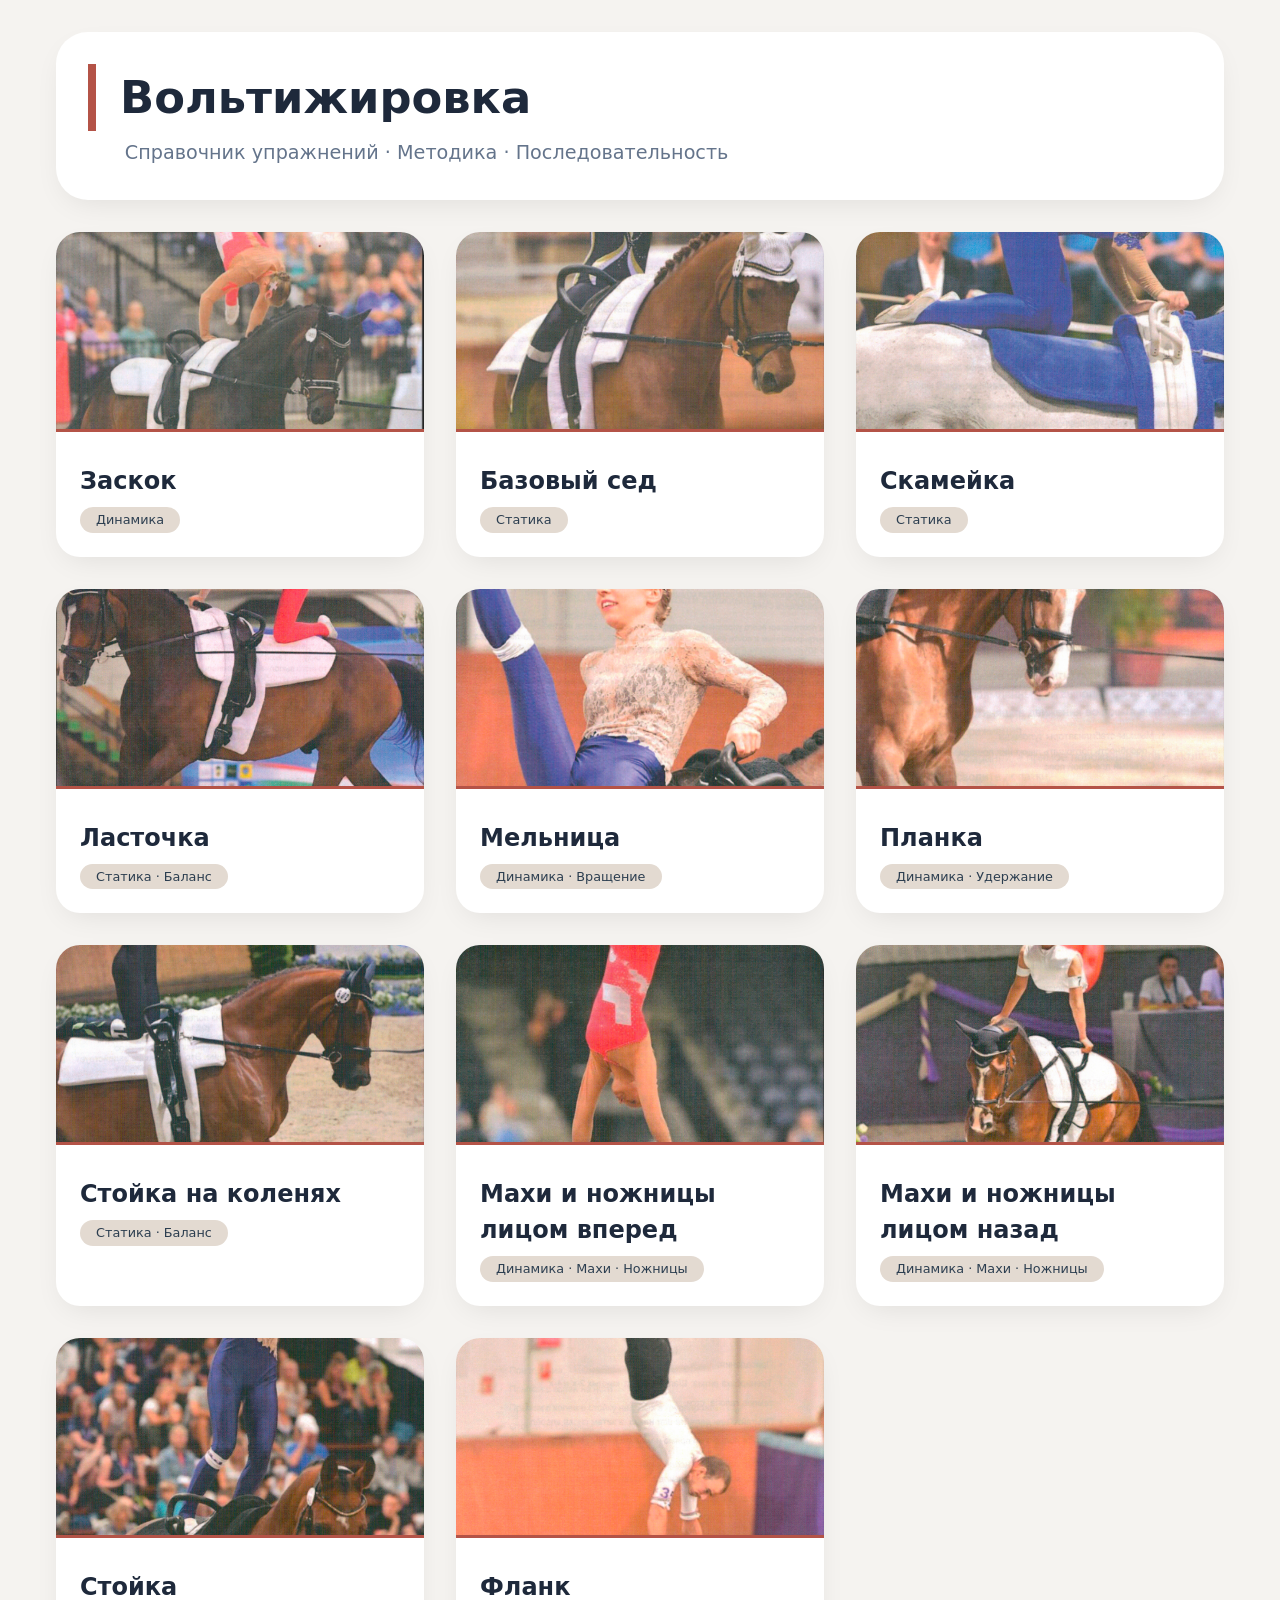
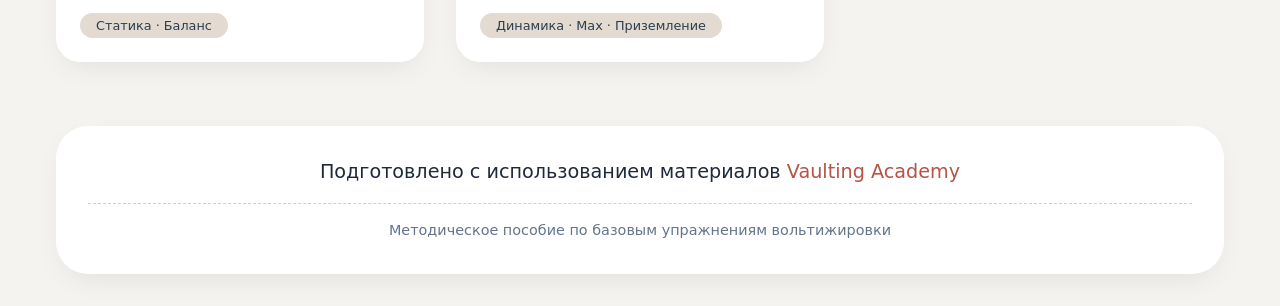
<file: index.html>
<!DOCTYPE html>
<html lang="ru">
<head>
    <meta charset="UTF-8">
    <meta name="viewport" content="width=device-width, initial-scale=1.0">
    <title>Вольтижировка — справочник упражнений</title>
    <link rel="stylesheet" href="style.css">
       <style>
        /* Дополнительные стили для футера */
        .footer {
            margin-top: 4rem;
            padding: 2rem;
            background: white;
            border-radius: 32px;
            box-shadow: 0 10px 30px -10px rgba(0,0,0,0.1);
            text-align: center;
            color: #64748b;
        }
        
        .footer .academy {
            font-size: 1.2rem;
            font-weight: 500;
            color: #b45347;
            margin-bottom: 0.5rem;
        }
        
        .footer .academy span {
            color: #1e293b;
        }
        
        .footer .note {
            font-size: 0.9rem;
            margin-top: 1rem;
            padding-top: 1rem;
            border-top: 1px dashed #d4cdc0;
        }
    </style>
</head>
<body>
    <div class="container">
        <!-- Шапка сайта -->
        <div class="header">
            <h1>Вольтижировка</h1>
            <p>Справочник упражнений · Методика · Последовательность</p>
        </div>

        <!-- Сетка упражнений -->
        <div class="exercises-grid">
            <!-- Карточка Заскока (первое упражнение) -->
            <a href="zaskok.html" class="exercise-card">
                <img src="zaskok-main.jpg" alt="Заскок">
                <div class="info">
                    <h3>Заскок</h3>
                    <span class="badge">Динамика</span>
                </div>
            </a>

            <!-- Карточка базового седа -->
            <a href="basic-seat.html" class="exercise-card">
                <img src="basic-seat-main.jpg" alt="Базовый сед">
                <div class="info">
                    <h3>Базовый сед</h3>
                    <span class="badge">Статика</span>
                </div>
            </a>
            <!-- Карточка скамейки -->
            <a href="bench.html" class="exercise-card">
                <img src="bench-main.jpg" alt="Скамейка">
                <div class="info">
                    <h3>Скамейка</h3>
                    <span class="badge">Статика</span>
                </div>
            </a>
            <!-- Карточка ласточки -->
            <a href="swallow.html" class="exercise-card">
                <img src="swallow-main.jpg" alt="Ласточка">
                <div class="info">
                    <h3>Ласточка</h3>
                    <span class="badge">Статика · Баланс</span>
                </div>
            </a>
            <!-- Карточка мельницы -->
            <a href="mill.html" class="exercise-card">
                <img src="mill-main.jpg" alt="Мельница">
                <div class="info">
                    <h3>Мельница</h3>
                    <span class="badge">Динамика · Вращение</span>
                </div>
            </a>
            <!-- Карточка планки -->
            <a href="plank.html" class="exercise-card">
                <img src="plank-main.jpg" alt="Планка">
                <div class="info">
                    <h3>Планка</h3>
                    <span class="badge">Динамика · Удержание</span>
                </div>
            </a>
            <!-- Карточка стойки на коленях -->
            <a href="kneestand.html" class="exercise-card">
                <img src="kneestand-main.jpg" alt="Стойка на коленях">
                <div class="info">
                    <h3>Стойка на коленях</h3>
                    <span class="badge">Статика · Баланс</span>
                </div>
            </a>
            <!-- Карточка махи и ножницы лицом вперед -->
            <a href="swings-and-scissors.html" class="exercise-card">
                <img src="swings-scissors-main.jpg" alt="Махи и ножницы лицом вперед">
                <div class="info">
                    <h3>Махи и ножницы лицом вперед</h3>
                    <span class="badge">Динамика · Махи · Ножницы</span>
                </div>
            </a>
            <!-- Карточка махи и ножницы лицом назад -->
            <a href="swings-and-scissors-back.html" class="exercise-card">
                <img src="swings-scissors-back-main.jpg" alt="Махи и ножницы лицом назад">
                <div class="info">
                    <h3>Махи и ножницы лицом назад</h3>
                    <span class="badge">Динамика · Махи · Ножницы</span>
                </div>
            </a>
            <!-- Карточка стойки -->
            <a href="stand.html" class="exercise-card">
                <img src="stand-main.jpg" alt="Стойка">
                <div class="info">
                    <h3>Стойка</h3>
                    <span class="badge">Статика · Баланс</span>
                </div>
            </a>
            <!-- Карточка фланка -->
            <a href="flank.html" class="exercise-card">
                <img src="flank-main.jpg" alt="Фланк">
                <div class="info">
                    <h3>Фланк</h3>
                    <span class="badge">Динамика · Мах · Приземление</span>
                </div>
            </a>
        </div>
        <!-- Футер с информацией об источнике -->
        <div class="footer">
            <div class="academy">
                <span>Подготовлено с использованием материалов</span> Vaulting Academy
            </div>
            <div class="note">
                Методическое пособие по базовым упражнениям вольтижировки<br>
            </div>
        </div>
    </div>
</body>
</html>
</file>
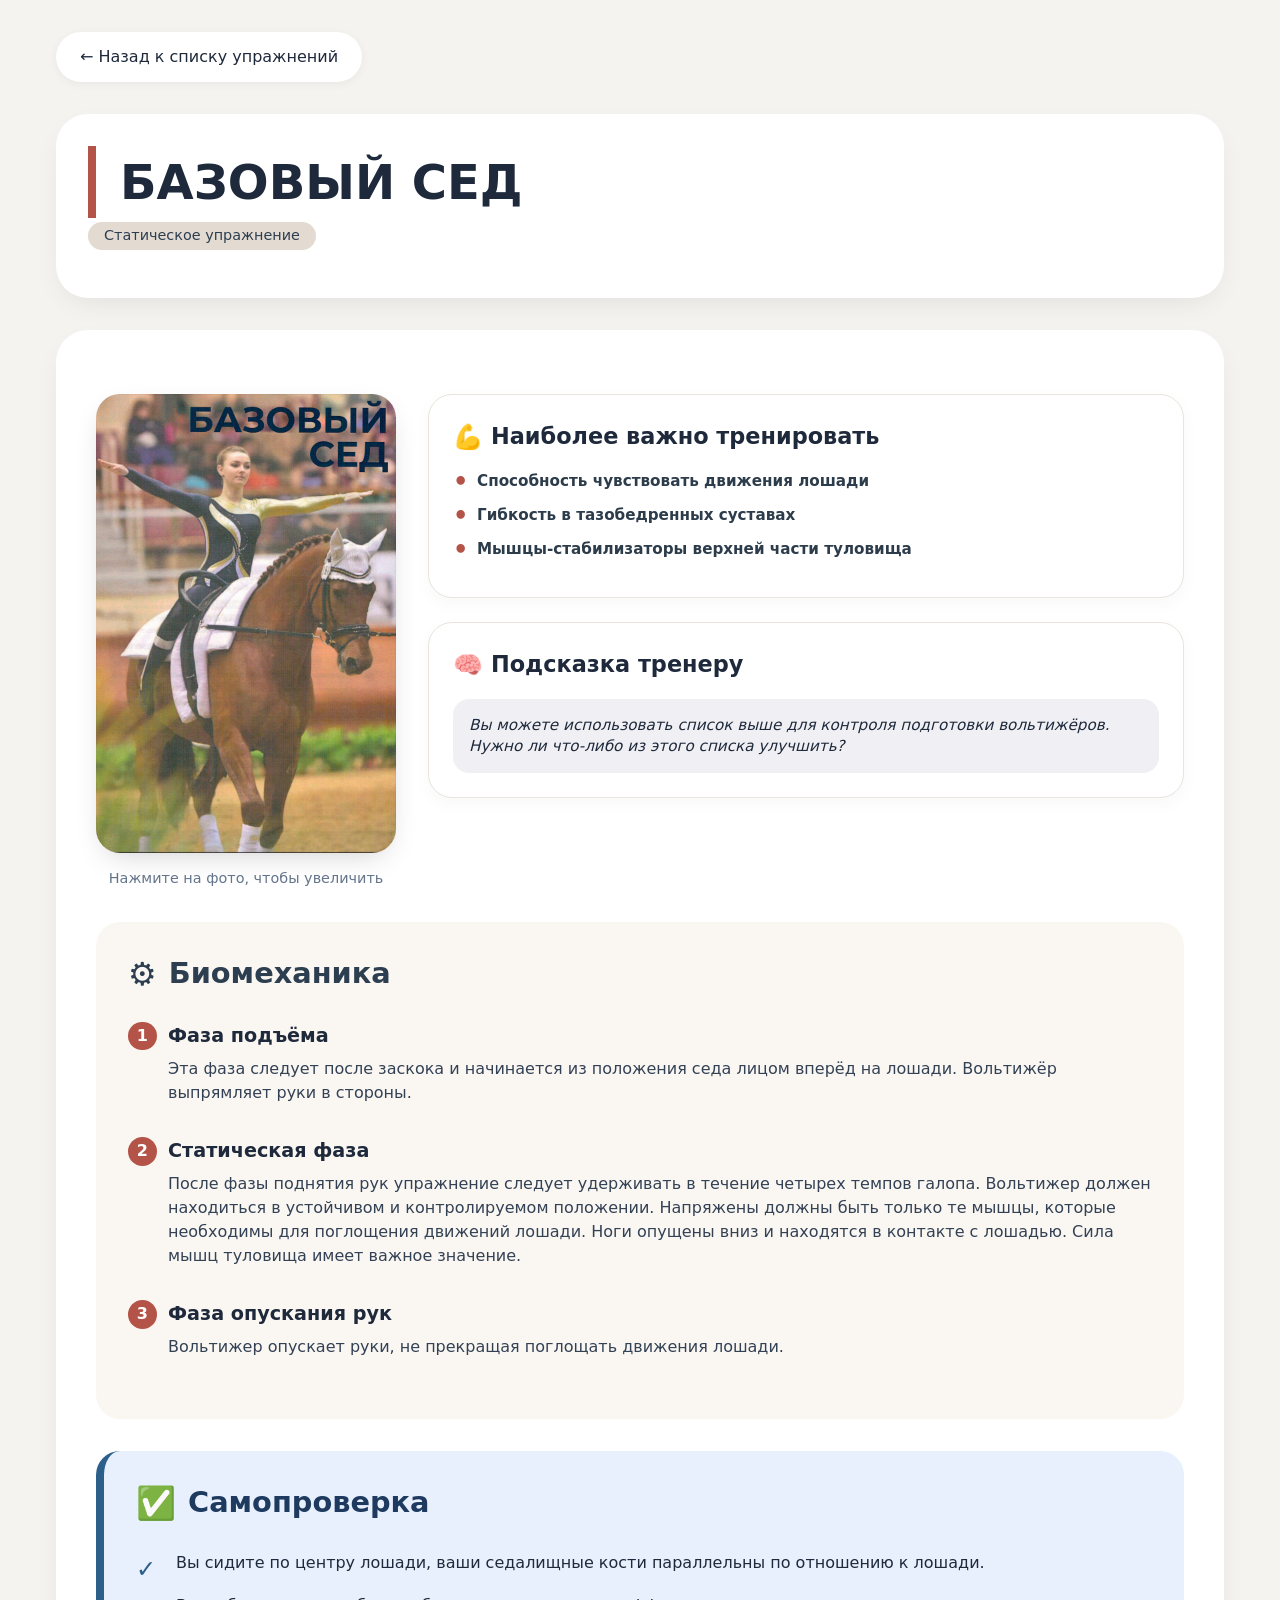
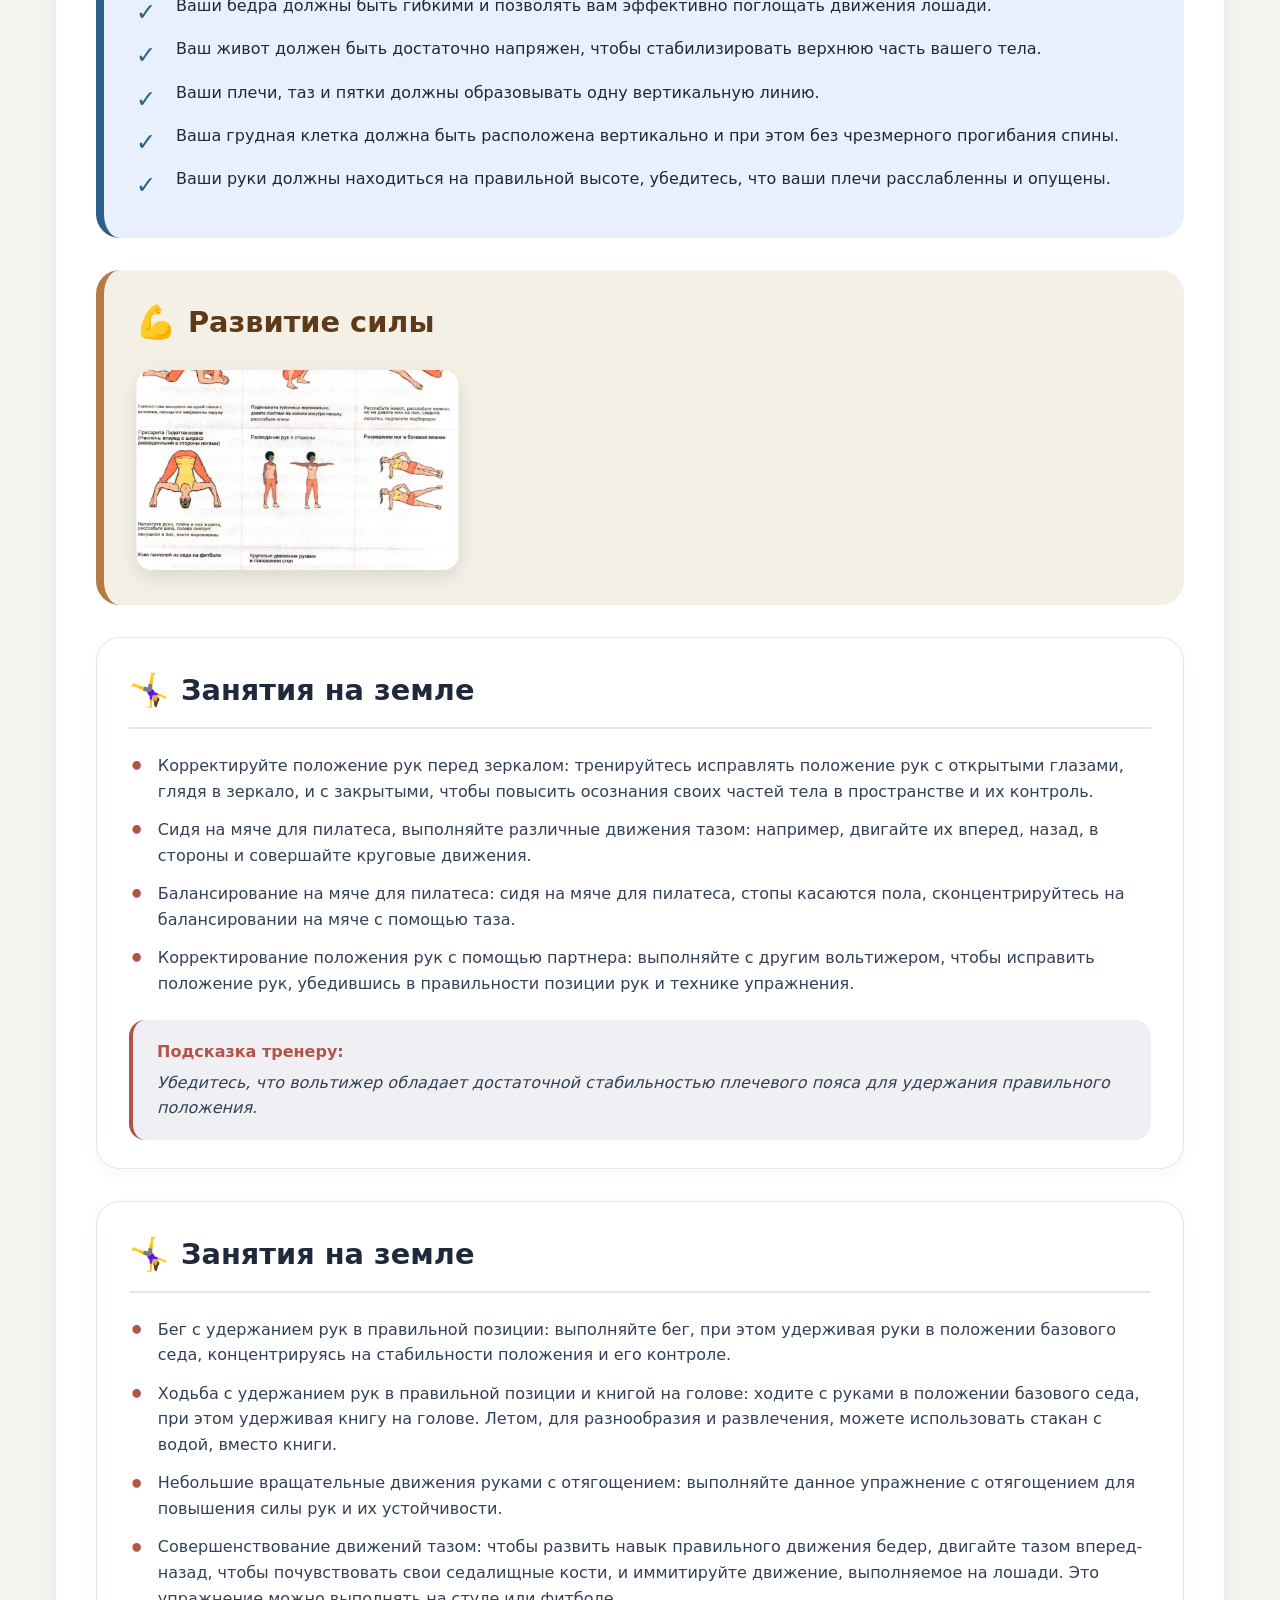
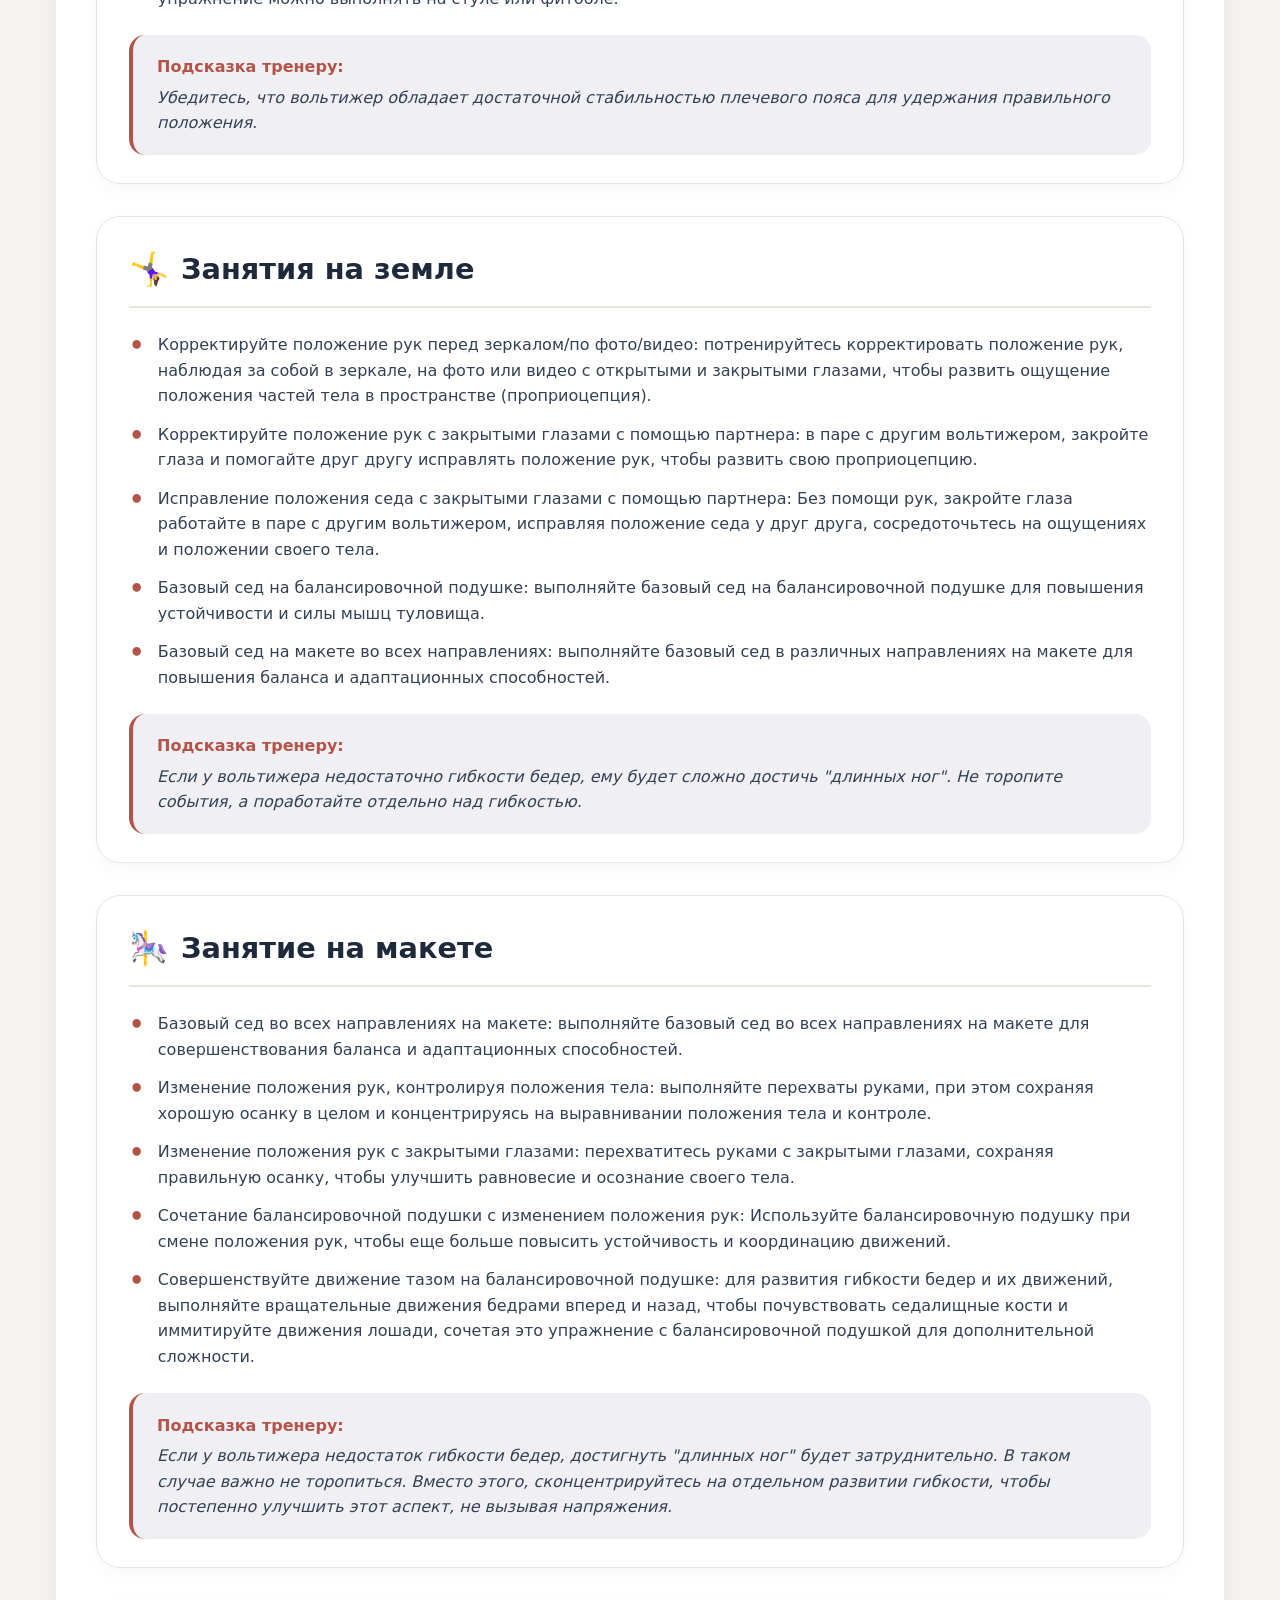
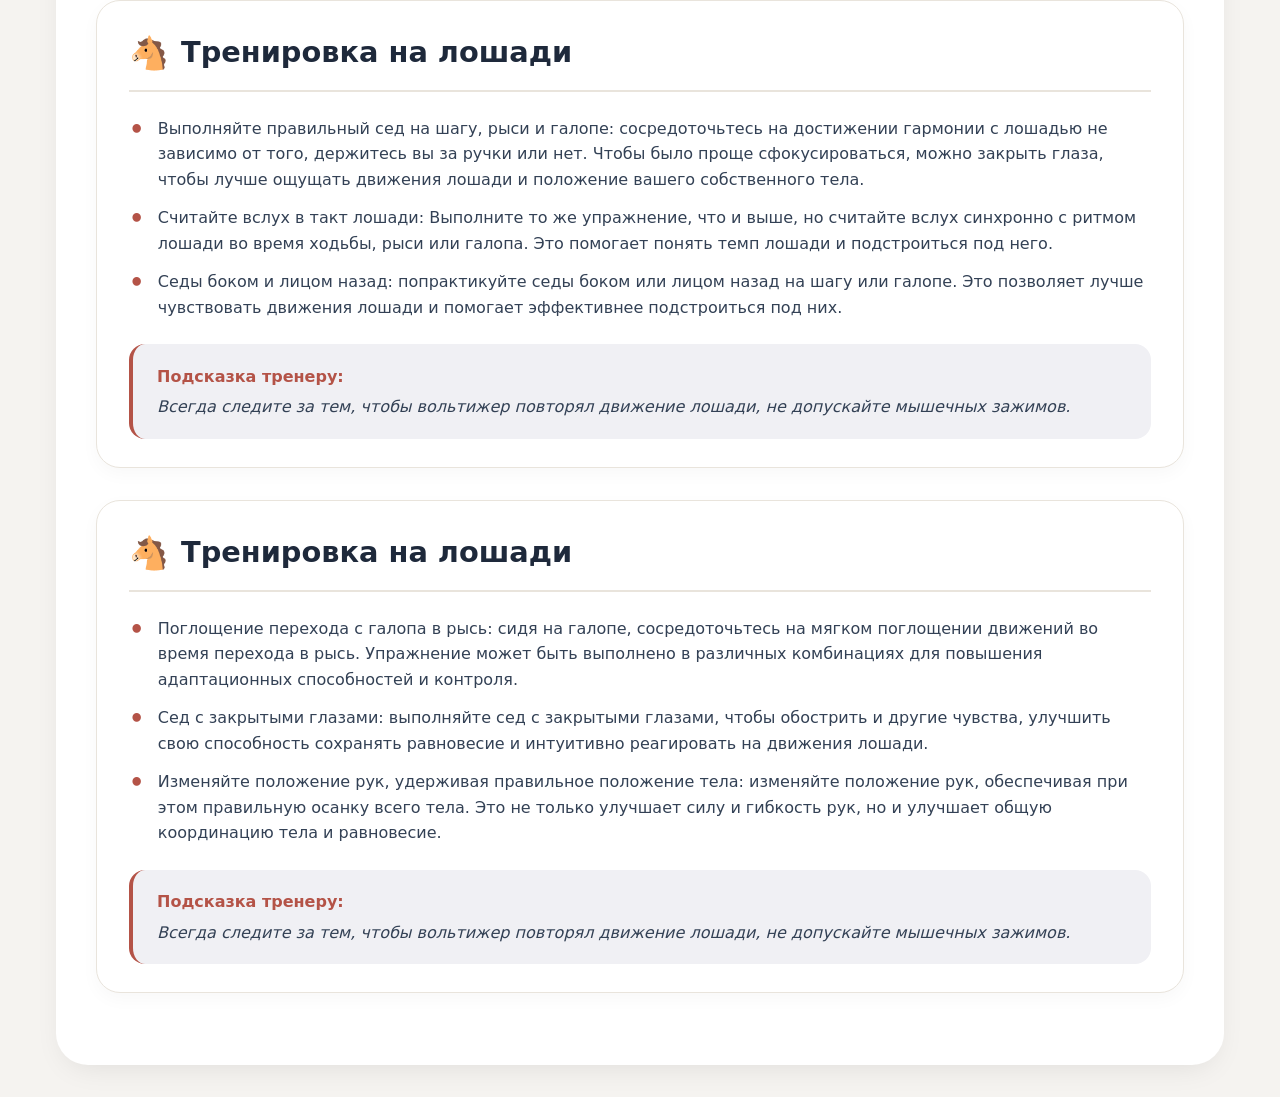
<file: basic-seat.html>
<!DOCTYPE html>
<html lang="ru">
<head>
    <meta charset="UTF-8">
    <meta name="viewport" content="width=device-width, initial-scale=1.0">
    <title>Базовый сед — упражнение по вольтижировке</title>
    <link rel="stylesheet" href="style.css">
    <style>
        /* Дополнительные стили только для этой страницы */
        .exercise-header {
            background: white;
            border-radius: 32px;
            padding: 2rem;
            margin-bottom: 2rem;
            box-shadow: 0 10px 30px -10px rgba(0,0,0,0.1);
        }

        /* ДВЕ КОЛОНКИ: фото + блоки */
        .two-columns {
            display: flex;
            gap: 2rem;
            margin: 1.5rem 0;
            align-items: flex-start;
        }

        /* Левая колонка с фото */
        .left-column {
            flex: 0 0 300px;
        }

        /* Правая колонка с блоками */
        .right-column {
            flex: 1;
            display: flex;
            flex-direction: column;
            gap: 1.5rem;
        }

        /* Контейнер для изображения */
        .image-container {
            text-align: center;
        }

        /* Само изображение */
        .clickable-image {
            width: 100%;
            height: auto;
            border-radius: 24px;
            box-shadow: 0 10px 30px -10px rgba(0,0,0,0.2);
            cursor: pointer;
            transition: transform 0.3s ease, box-shadow 0.3s ease;
        }

        .clickable-image:hover {
            transform: scale(1.02);
            box-shadow: 0 15px 40px -5px rgba(0,0,0,0.3);
        }

        .image-caption {
            color: #64748b;
            font-size: 0.9rem;
            margin-top: 0.5rem;
        }

        /* Модальное окно (на весь экран) */
        .modal {
            display: none;
            position: fixed;
            z-index: 1000;
            left: 0;
            top: 0;
            width: 100%;
            height: 100%;
            background-color: rgba(0, 0, 0, 0.9);
            cursor: pointer;
        }

        .modal-content {
            margin: auto;
            display: block;
            max-width: 90%;
            max-height: 90%;
            position: absolute;
            top: 50%;
            left: 50%;
            transform: translate(-50%, -50%);
            border-radius: 8px;
            box-shadow: 0 0 30px rgba(0,0,0,0.5);
        }

        .modal.show {
            display: block;
            animation: fadeIn 0.3s;
        }

        @keyframes fadeIn {
            from { opacity: 0; }
            to { opacity: 1; }
        }

        .close-modal {
            position: absolute;
            top: 20px;
            right: 30px;
            color: white;
            font-size: 40px;
            font-weight: bold;
            cursor: pointer;
            z-index: 1001;
            width: 50px;
            height: 50px;
            display: flex;
            align-items: center;
            justify-content: center;
            background: rgba(255,255,255,0.1);
            border-radius: 50%;
            transition: background 0.3s;
        }

        .close-modal:hover {
            background: rgba(255,255,255,0.2);
        }

        .exercise-content {
            background: white;
            border-radius: 32px;
            padding: 2.5rem;
            box-shadow: 0 10px 30px -10px rgba(0,0,0,0.1);
        }

        h1 {
            font-size: 3rem;
            font-weight: 700;
            color: #1e293b;
            margin-top: 0;
            margin-bottom: 0.25rem;
            border-left: 8px solid #b45347;
            padding-left: 1.5rem;
        }

        /* Блок биомеханики */
        .biomechanics {
            background: #faf7f2;
            border-radius: 24px;
            padding: 1.75rem 2rem;
            margin: 2rem 0;
        }

        .biomechanics h2 {
            font-size: 1.8rem;
            font-weight: 600;
            color: #2c3e50;
            margin-top: 0;
            margin-bottom: 1.5rem;
            display: flex;
            align-items: center;
            gap: 0.75rem;
        }

        .biomechanics h2:before {
            content: '⚙️';
            font-size: 2rem;
        }

        .phase-list {
            list-style: none;
            padding: 0;
            margin: 0;
            counter-reset: phase;
        }

        .phase-item {
            counter-increment: phase;
            margin-bottom: 2rem;
            padding-left: 2.5rem;
            position: relative;
        }

        .phase-item:before {
            content: counter(phase);
            position: absolute;
            left: 0;
            top: 0;
            background: #b45347;
            color: white;
            font-weight: bold;
            width: 1.8rem;
            height: 1.8rem;
            border-radius: 30px;
            display: inline-flex;
            align-items: center;
            justify-content: center;
            font-size: 1rem;
        }

        .phase-item strong {
            font-size: 1.2rem;
            color: #1e293b;
            display: block;
            margin-bottom: 0.4rem;
        }

        .phase-item p {
            margin: 0.2rem 0 0 0;
            color: #334155;
            line-height: 1.5;
        }

        /* Блок Самопроверка */
        .self-check {
            background: #e8f0fe;
            border-radius: 24px;
            padding: 1.75rem 2rem;
            margin: 2rem 0;
            border-left: 8px solid #2c5f8a;
        }

        .self-check h2 {
            font-size: 1.8rem;
            font-weight: 600;
            color: #1e3a5f;
            margin-top: 0;
            margin-bottom: 1.5rem;
            display: flex;
            align-items: center;
            gap: 0.75rem;
        }

        .self-check h2:before {
            content: '✅';
            font-size: 2rem;
        }

        .check-list {
            list-style: none;
            padding: 0;
            margin: 0;
        }

        .check-item {
            margin-bottom: 1.2rem;
            padding-left: 2.5rem;
            position: relative;
            color: #1e293b;
            line-height: 1.5;
        }

        .check-item:before {
            content: '✓';
            position: absolute;
            left: 0;
            top: 0;
            color: #2c5f8a;
            font-weight: bold;
            font-size: 1.5rem;
        }

        /* Блок Развитие силы */
        .strength-development {
            background: #f5f0e6;
            border-radius: 24px;
            padding: 1.75rem 2rem;
            margin: 2rem 0;
            border-left: 8px solid #b47b45;
        }

        .strength-development h2 {
            font-size: 1.8rem;
            font-weight: 600;
            color: #5d3a1a;
            margin-top: 0;
            margin-bottom: 1.5rem;
            display: flex;
            align-items: center;
            gap: 0.75rem;
        }

        .strength-development h2:before {
            content: '💪';
            font-size: 2rem;
        }

        .image-grid {
            display: grid;
            grid-template-columns: repeat(3, 1fr);
            gap: 1.5rem;
            margin-top: 1.5rem;
        }

        .grid-item {
            text-align: center;
        }

        .grid-item img {
            width: 100%;
            height: 200px;
            object-fit: cover;
            border-radius: 16px;
            box-shadow: 0 8px 20px rgba(0,0,0,0.1);
            cursor: pointer;
            transition: transform 0.3s ease;
        }

        .grid-item img:hover {
            transform: scale(1.05);
        }

        .grid-item p {
            margin-top: 0.8rem;
            color: #5d3a1a;
            font-weight: 500;
        }

        /* Блоки тренировок */
        .training-block {
            background: #ffffff;
            border-radius: 24px;
            padding: 1.75rem 2rem;
            margin: 2rem 0;
            border: 1px solid #e9e4dc;
            box-shadow: 0 6px 18px rgba(0,0,0,0.03);
        }

        .training-block h2 {
            font-size: 1.8rem;
            font-weight: 600;
            color: #1e293b;
            margin-top: 0;
            margin-bottom: 1.5rem;
            display: flex;
            align-items: center;
            gap: 0.75rem;
            border-bottom: 2px solid #e9e4dc;
            padding-bottom: 0.8rem;
        }

        .training-block h2:before {
            font-size: 2rem;
        }

        .training-block.ground h2:before {
            content: '🤸‍♀️';
        }

        .training-block.model h2:before {
            content: '🎠';
        }

        .training-block.horse h2:before {
            content: '🐴';
        }

        .training-content {
            color: #334155;
            line-height: 1.6;
        }

        .training-content p {
            margin: 1rem 0;
            white-space: pre-line;
        }

        .training-content ul {
            list-style: none;
            padding: 0;
            margin: 1rem 0;
        }

        .training-content li {
            margin-bottom: 0.8rem;
            padding-left: 1.8rem;
            position: relative;
        }

        .training-content li:before {
            content: '•';
            color: #b45347;
            font-weight: bold;
            font-size: 1.5rem;
            position: absolute;
            left: 0;
            top: -0.3rem;
        }

        .coach-tip {
            background: #f0f0f4;
            padding: 1.2rem 1.5rem;
            border-radius: 16px;
            margin-top: 1.5rem;
            font-style: italic;
            border-left: 4px solid #b45347;
        }

        .coach-tip strong {
            color: #b45347;
            display: block;
            margin-bottom: 0.3rem;
            font-style: normal;
        }

        /* Стили для блоков в правой колонке */
        .req-box, .coach-box {
            background: #ffffff;
            border-radius: 24px;
            padding: 1.5rem;
            box-shadow: 0 6px 18px rgba(0,0,0,0.03);
            border: 1px solid #e9e4dc;
        }

        .req-box h2, .coach-box h2 {
            font-size: 1.4rem;
            font-weight: 600;
            color: #1e293b;
            margin-top: 0;
            margin-bottom: 1rem;
            display: flex;
            align-items: center;
            gap: 0.5rem;
        }

        .req-box h2:before {
            content: '💪';
            font-size: 1.5rem;
        }

        .coach-box h2:before {
            content: '🧠';
            font-size: 1.5rem;
        }

        .req-list {
            list-style: none;
            padding: 0;
            margin: 0;
        }

        .req-list li {
            margin-bottom: 0.8rem;
            padding-left: 1.5rem;
            position: relative;
            color: #2d3c4b;
            line-height: 1.4;
            font-size: 0.95rem;
        }

        .req-list li:before {
            content: '•';
            color: #b45347;
            font-weight: bold;
            font-size: 1.5rem;
            position: absolute;
            left: 0;
            top: -0.3rem;
        }

        .coach-note p {
            background: #f0f0f4;
            padding: 1rem;
            border-radius: 16px;
            color: #1e293b;
            font-style: italic;
            line-height: 1.4;
            margin: 0;
            font-size: 0.95rem;
        }

        .badge {
            display: inline-block;
            background: #e3dad1;
            color: #2c3e50;
            padding: 0.2rem 1rem;
            border-radius: 30px;
            font-size: 0.9rem;
            font-weight: 500;
            margin-bottom: 1rem;
        }

        /* Адаптивность для мобильных */
        @media (max-width: 768px) {
            .two-columns {
                flex-direction: column;
            }
            
            .left-column {
                flex: 0 0 auto;
                width: 100%;
                max-width: 300px;
                margin: 0 auto;
            }
            
            .image-grid {
                grid-template-columns: 1fr;
                gap: 1rem;
            }
            
            .grid-item img {
                height: 250px;
            }
            
            .close-modal {
                top: 10px;
                right: 15px;
                font-size: 30px;
            }
        }

        @media (max-width: 650px) {
            h1 { font-size: 2.4rem; }
            .exercise-content { padding: 1.5rem; }
            .training-block { padding: 1.2rem; }
        }
    </style>
</head>
<body>
    <div class="container">
        <!-- Кнопка назад к списку -->
        <a href="index.html" class="back-button">← Назад к списку упражнений</a>

        <!-- Шапка с заголовком -->
        <div class="exercise-header">
            <h1>БАЗОВЫЙ СЕД</h1>
            <div class="badge">Статическое упражнение</div>
        </div>

        <!-- Основной контент -->
        <div class="exercise-content">
            <!-- ДВЕ КОЛОНКИ: фото + блоки -->
            <div class="two-columns">
                <!-- Левая колонка с фото -->
                <div class="left-column">
                    <div class="image-container">
                        <img src="basic-seat-main.jpg" alt="Базовый сед - техника выполнения" class="clickable-image" onclick="openModal(this)">
                        <p class="image-caption">Нажмите на фото, чтобы увеличить</p>
                    </div>
                </div>

                <!-- Правая колонка с блоками -->
                <div class="right-column">
                    <!-- Что важно тренировать -->
                    <div class="req-box">
                        <h2>Наиболее важно тренировать</h2>
                        <ul class="req-list">
                            <li><strong>Способность чувствовать движения лошади</strong></li>
                            <li><strong>Гибкость в тазобедренных суставах</strong></li>
                            <li><strong>Мышцы-стабилизаторы верхней части туловища</strong></li>
                        </ul>
                    </div>

                    <!-- Подсказка тренеру -->
                    <div class="coach-box">
                        <h2>Подсказка тренеру</h2>
                        <div class="coach-note">
                            <p>Вы можете использовать список выше для контроля подготовки вольтижёров. Нужно ли что-либо из этого списка улучшить?</p>
                        </div>
                    </div>
                </div>
            </div>

            <!-- Блок биомеханики -->
            <div class="biomechanics">
                <h2>Биомеханика</h2>
                <ul class="phase-list">
                    <li class="phase-item">
                        <strong>Фаза подъёма</strong>
                        <p>Эта фаза следует после заскока и начинается из положения седа лицом вперёд на лошади. Вольтижёр выпрямляет руки в стороны.</p>
                    </li>
                    <li class="phase-item">
                        <strong>Статическая фаза</strong>
                        <p>После фазы поднятия рук упражнение следует удерживать в течение четырех темпов галопа. Вольтижер должен находиться в устойчивом и контролируемом положении. Напряжены должны быть только те мышцы, которые необходимы для поглощения движений лошади. Ноги опущены вниз и находятся в контакте с лошадью. Сила мышц туловища имеет важное значение.</p>
                    </li>
                    <li class="phase-item">
                        <strong>Фаза опускания рук</strong>
                        <p>Вольтижер опускает руки, не прекращая поглощать движения лошади.</p>
                    </li>
                </ul>
            </div>

            <!-- Блок Самопроверка -->
            <div class="self-check">
                <h2>Самопроверка</h2>
                <ul class="check-list">
                    <li class="check-item">Вы сидите по центру лошади, ваши седалищные кости параллельны по отношению к лошади.</li>
                    <li class="check-item">Ваши бедра должны быть гибкими и позволять вам эффективно поглощать движения лошади.</li>
                    <li class="check-item">Ваш живот должен быть достаточно напряжен, чтобы стабилизировать верхнюю часть вашего тела.</li>
                    <li class="check-item">Ваши плечи, таз и пятки должны образовывать одну вертикальную линию.</li>
                    <li class="check-item">Ваша грудная клетка должна быть расположена вертикально и при этом без чрезмерного прогибания спины.</li>
                    <li class="check-item">Ваши руки должны находиться на правильной высоте, убедитесь, что ваши плечи расслабленны и опущены.</li>
                </ul>
            </div>

            <!-- Блок Развитие силы -->
            <div class="strength-development">
                <h2>Развитие силы</h2>
                <div class="image-grid">
                    <div class="grid-item">
                        <img src="basic-seat-strength1.jpg" alt="Упражнение для силы 1" class="clickable-image" onclick="openModal(this)">
                    </div>
                </div>
            </div>

            <!-- БЛОК 1: Занятия на земле -->
            <div class="training-block ground">
                <h2>Занятия на земле</h2>
                <div class="training-content">
                    <ul>
                        <li>Корректируйте положение рук перед зеркалом: тренируйтесь исправлять положение рук с открытыми глазами, глядя в зеркало, и с закрытыми, чтобы повысить осознания своих частей тела в пространстве и их контроль.</li>
                        <li>Сидя на мяче для пилатеса, выполняйте различные движения тазом: например, двигайте их вперед, назад, в стороны и совершайте круговые движения.</li>
                        <li>Балансирование на мяче для пилатеса: сидя на мяче для пилатеса, стопы касаются пола, сконцентрируйтесь на балансировании на мяче с помощью таза.</li>
                        <li>Корректирование положения рук с помощью партнера: выполняйте с другим вольтижером, чтобы исправить положение рук, убедившись в правильности позиции рук и технике упражнения.</li>
                    </ul>
                    <div class="coach-tip">
                        <strong>Подсказка тренеру:</strong>
                        Убедитесь, что вольтижер обладает достаточной стабильностью плечевого пояса для удержания правильного положения.
                    </div>
                </div>
            </div>

            <!-- БЛОК 2: Занятия на земле (продолжение) -->
            <div class="training-block ground">
                <h2>Занятия на земле</h2>
                <div class="training-content">
                    <ul>
                        <li>Бег с удержанием рук в правильной позиции: выполняйте бег, при этом удерживая руки в положении базового седа, концентрируясь на стабильности положения и его контроле.</li>
                        <li>Ходьба с удержанием рук в правильной позиции и книгой на голове: ходите с руками в положении базового седа, при этом удерживая книгу на голове. Летом, для разнообразия и развлечения, можете использовать стакан с водой, вместо книги.</li>
                        <li>Небольшие вращательные движения руками с отягощением: выполняйте данное упражнение с отягощением для повышения силы рук и их устойчивости.</li>
                        <li>Совершенствование движений тазом: чтобы развить навык правильного движения бедер, двигайте тазом вперед-назад, чтобы почувствовать свои седалищные кости, и иммитируйте движение, выполняемое на лошади. Это упражнение можно выполнять на стуле или фитболе.</li>
                    </ul>
                    <div class="coach-tip">
                        <strong>Подсказка тренеру:</strong>
                        Убедитесь, что вольтижер обладает достаточной стабильностью плечевого пояса для удержания правильного положения.
                    </div>
                </div>
            </div>

            <!-- БЛОК 3: Занятия на земле (продолжение) -->
            <div class="training-block ground">
                <h2>Занятия на земле</h2>
                <div class="training-content">
                    <ul>
                        <li>Корректируйте положение рук перед зеркалом/по фото/видео: потренируйтесь корректировать положение рук, наблюдая за собой в зеркале, на фото или видео с открытыми и закрытыми глазами, чтобы развить ощущение положения частей тела в пространстве (проприоцепция).</li>
                        <li>Корректируйте положение рук с закрытыми глазами с помощью партнера: в паре с другим вольтижером, закройте глаза и помогайте друг другу исправлять положение рук, чтобы развить свою проприоцепцию.</li>
                        <li>Исправление положения седа с закрытыми глазами с помощью партнера: Без помощи рук, закройте глаза работайте в паре с другим вольтижером, исправляя положение седа у друг друга, сосредоточьтесь на ощущениях и положении своего тела.</li>
                        <li>Базовый сед на балансировочной подушке: выполняйте базовый сед на балансировочной подушке для повышения устойчивости и силы мышц туловища.</li>
                        <li>Базовый сед на макете во всех направлениях: выполняйте базовый сед в различных направлениях на макете для повышения баланса и адаптационных способностей.</li>
                    </ul>
                    <div class="coach-tip">
                        <strong>Подсказка тренеру:</strong>
                        Если у вольтижера недостаточно гибкости бедер, ему будет сложно достичь "длинных ног". Не торопите события, а поработайте отдельно над гибкостью.
                    </div>
                </div>
            </div>

            <!-- БЛОК 4: Занятие на макете -->
            <div class="training-block model">
                <h2>Занятие на макете</h2>
                <div class="training-content">
                    <ul>
                        <li>Базовый сед во всех направлениях на макете: выполняйте базовый сед во всех направлениях на макете для совершенствования баланса и адаптационных способностей.</li>
                        <li>Изменение положения рук, контролируя положения тела: выполняйте перехваты руками, при этом сохраняя хорошую осанку в целом и концентрируясь на выравнивании положения тела и контроле.</li>
                        <li>Изменение положения рук с закрытыми глазами: перехватитесь руками с закрытыми глазами, сохраняя правильную осанку, чтобы улучшить равновесие и осознание своего тела.</li>
                        <li>Сочетание балансировочной подушки с изменением положения рук: Используйте балансировочную подушку при смене положения рук, чтобы еще больше повысить устойчивость и координацию движений.</li>
                        <li>Совершенствуйте движение тазом на балансировочной подушке: для развития гибкости бедер и их движений, выполняйте вращательные движения бедрами вперед и назад, чтобы почувствовать седалищные кости и иммитируйте движения лошади, сочетая это упражнение с балансировочной подушкой для дополнительной сложности.</li>
                    </ul>
                    <div class="coach-tip">
                        <strong>Подсказка тренеру:</strong>
                        Если у вольтижера недостаток гибкости бедер, достигнуть "длинных ног" будет затруднительно. В таком случае важно не торопиться. Вместо этого, сконцентрируйтесь на отдельном развитии гибкости, чтобы постепенно улучшить этот аспект, не вызывая напряжения.
                    </div>
                </div>
            </div>

            <!-- БЛОК 5: Тренировка на лошади -->
            <div class="training-block horse">
                <h2>Тренировка на лошади</h2>
                <div class="training-content">
                    <ul>
                        <li>Выполняйте правильный сед на шагу, рыси и галопе: сосредоточьтесь на достижении гармонии с лошадью не зависимо от того, держитесь вы за ручки или нет. Чтобы было проще сфокусироваться, можно закрыть глаза, чтобы лучше ощущать движения лошади и положение вашего собственного тела.</li>
                        <li>Считайте вслух в такт лошади: Выполните то же упражнение, что и выше, но считайте вслух синхронно с ритмом лошади во время ходьбы, рыси или галопа. Это помогает понять темп лошади и подстроиться под него.</li>
                        <li>Седы боком и лицом назад: попрактикуйте седы боком или лицом назад на шагу или галопе. Это позволяет лучше чувствовать движения лошади и помогает эффективнее подстроиться под них.</li>
                    </ul>
                    <div class="coach-tip">
                        <strong>Подсказка тренеру:</strong>
                        Всегда следите за тем, чтобы вольтижер повторял движение лошади, не допускайте мышечных зажимов.
                    </div>
                </div>
            </div>

            <!-- БЛОК 6: Тренировка на лошади (продолжение) -->
            <div class="training-block horse">
                <h2>Тренировка на лошади</h2>
                <div class="training-content">
                    <ul>
                        <li>Поглощение перехода с галопа в рысь: сидя на галопе, сосредоточьтесь на мягком поглощении движений во время перехода в рысь. Упражнение может быть выполнено в различных комбинациях для повышения адаптационных способностей и контроля.</li>
                        <li>Сед с закрытыми глазами: выполняйте сед с закрытыми глазами, чтобы обострить и другие чувства, улучшить свою способность сохранять равновесие и интуитивно реагировать на движения лошади.</li>
                        <li>Изменяйте положение рук, удерживая правильное положение тела: изменяйте положение рук, обеспечивая при этом правильную осанку всего тела. Это не только улучшает силу и гибкость рук, но и улучшает общую координацию тела и равновесие.</li>
                    </ul>
                    <div class="coach-tip">
                        <strong>Подсказка тренеру:</strong>
                        Всегда следите за тем, чтобы вольтижер повторял движение лошади, не допускайте мышечных зажимов.
                    </div>
                </div>
            </div>
        </div>
    </div>

    <!-- Модальное окно для увеличения фото -->
    <div id="imageModal" class="modal" onclick="closeModal()">
        <span class="close-modal" onclick="closeModal()">&times;</span>
        <img class="modal-content" id="modalImage">
    </div>

    <script>
    function openModal(img) {
        var modal = document.getElementById('imageModal');
        var modalImg = document.getElementById('modalImage');
        modal.style.display = 'block';
        modalImg.src = img.src;
        modal.classList.add('show');
    }

    function closeModal() {
        var modal = document.getElementById('imageModal');
        modal.style.display = 'none';
        modal.classList.remove('show');
    }

    // Закрытие по ESC
    document.addEventListener('keydown', function(event) {
        if (event.key === 'Escape') {
            closeModal();
        }
    });

    // Чтобы модальное окно не закрывалось при клике на само фото
    document.getElementById('modalImage').addEventListener('click', function(event) {
        event.stopPropagation();
    });
    </script>
</body>
</html>
</file>
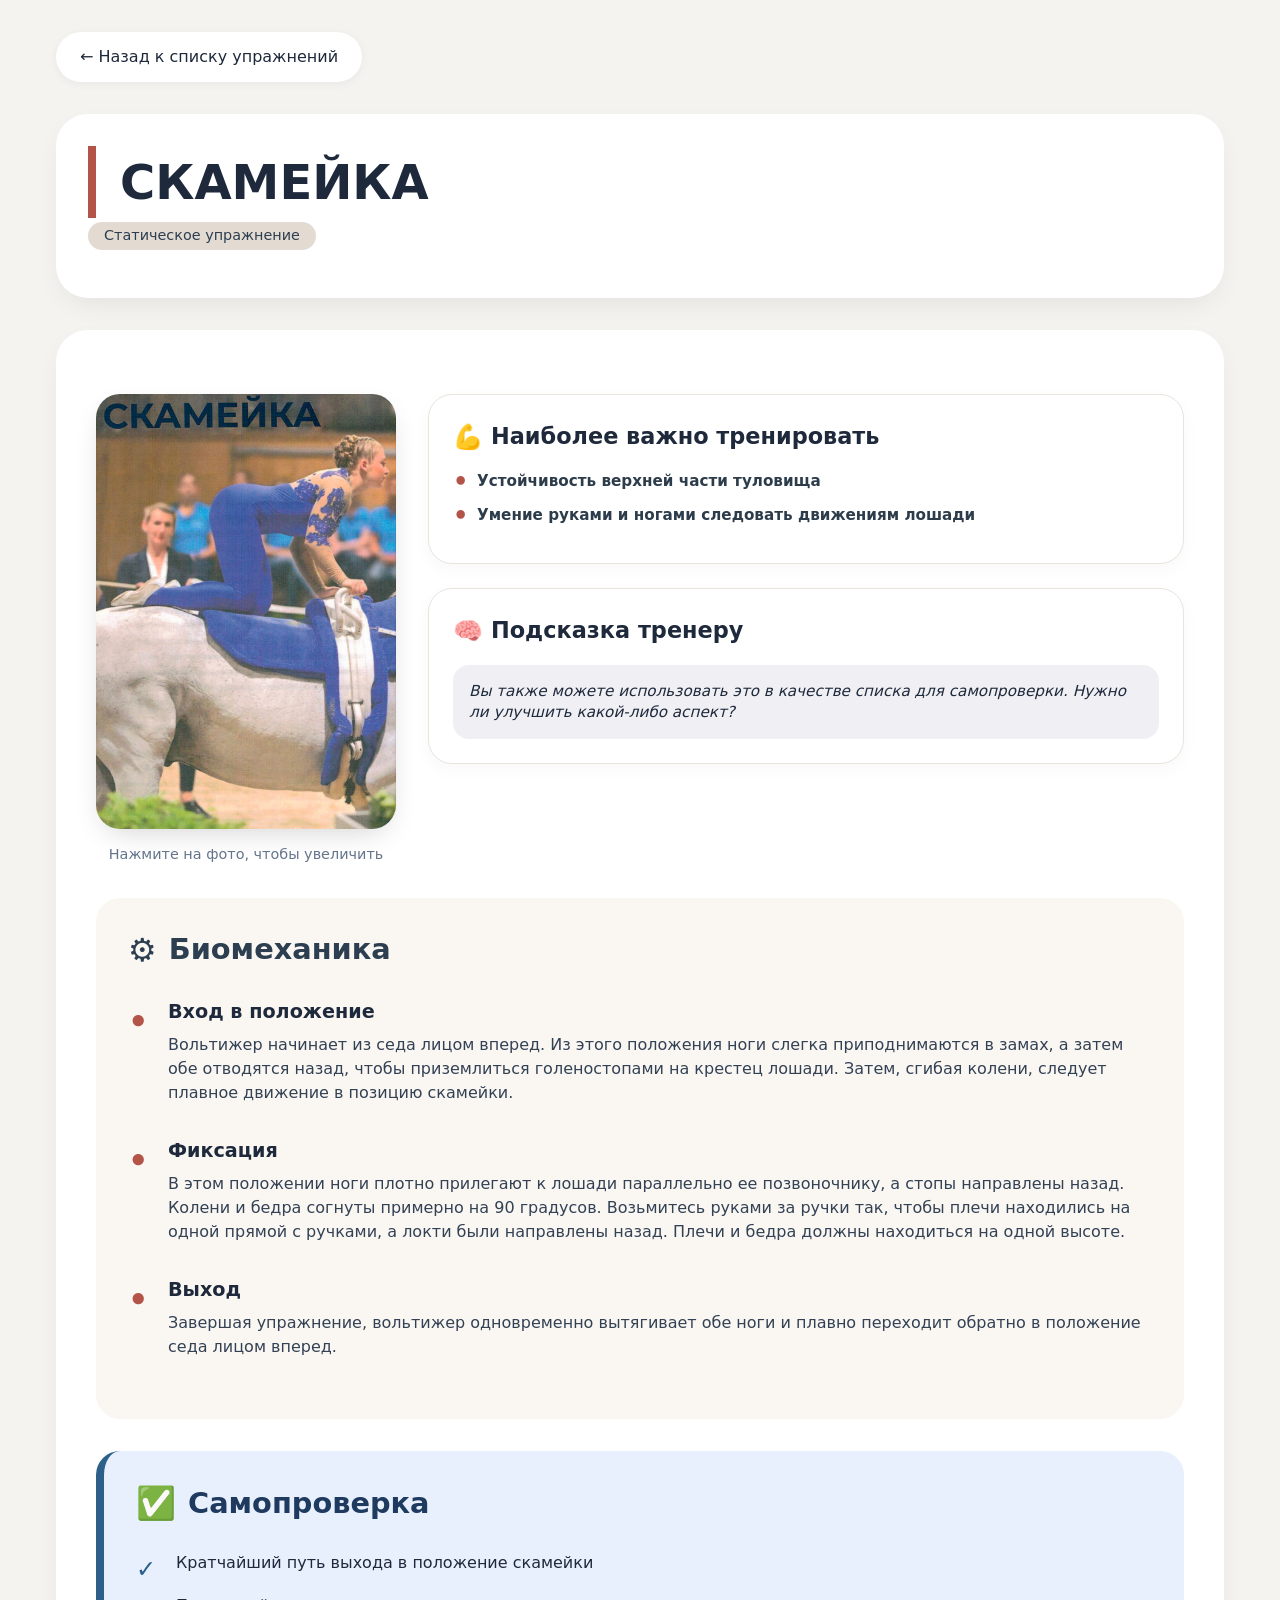
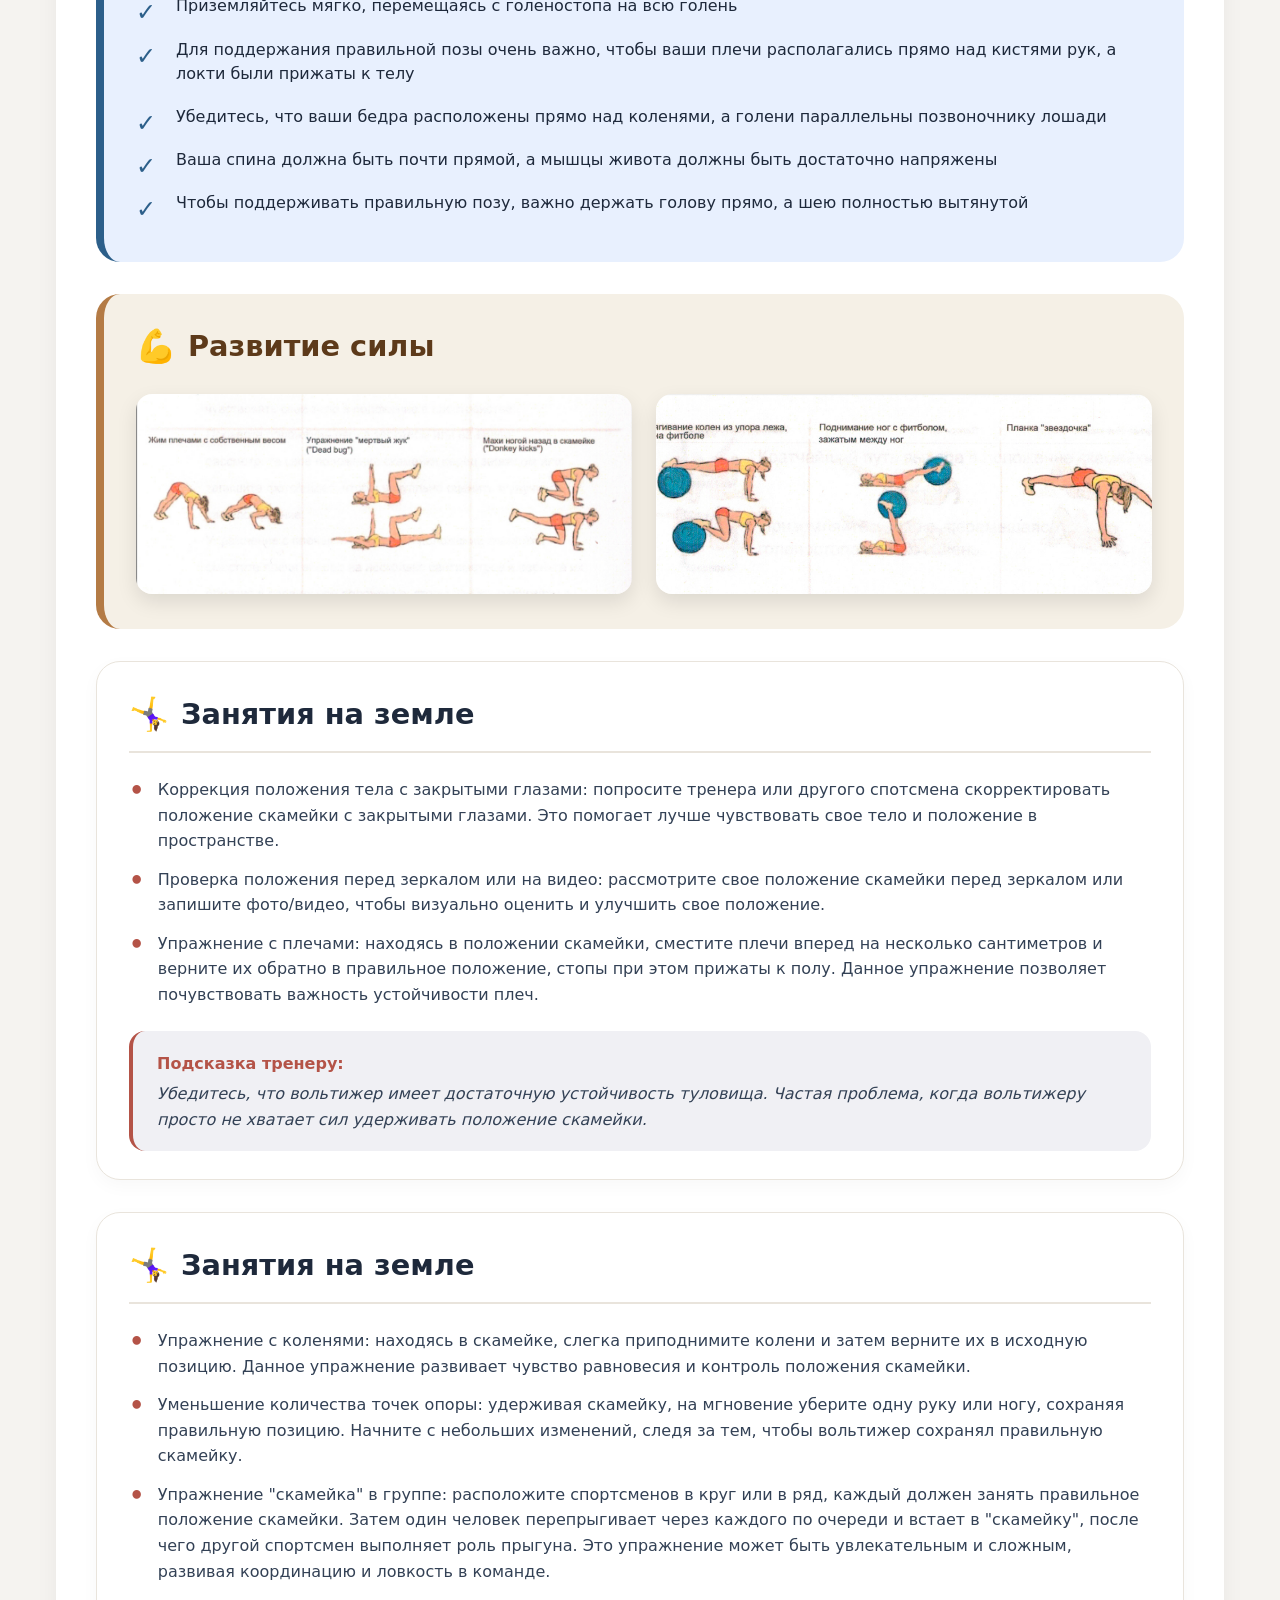
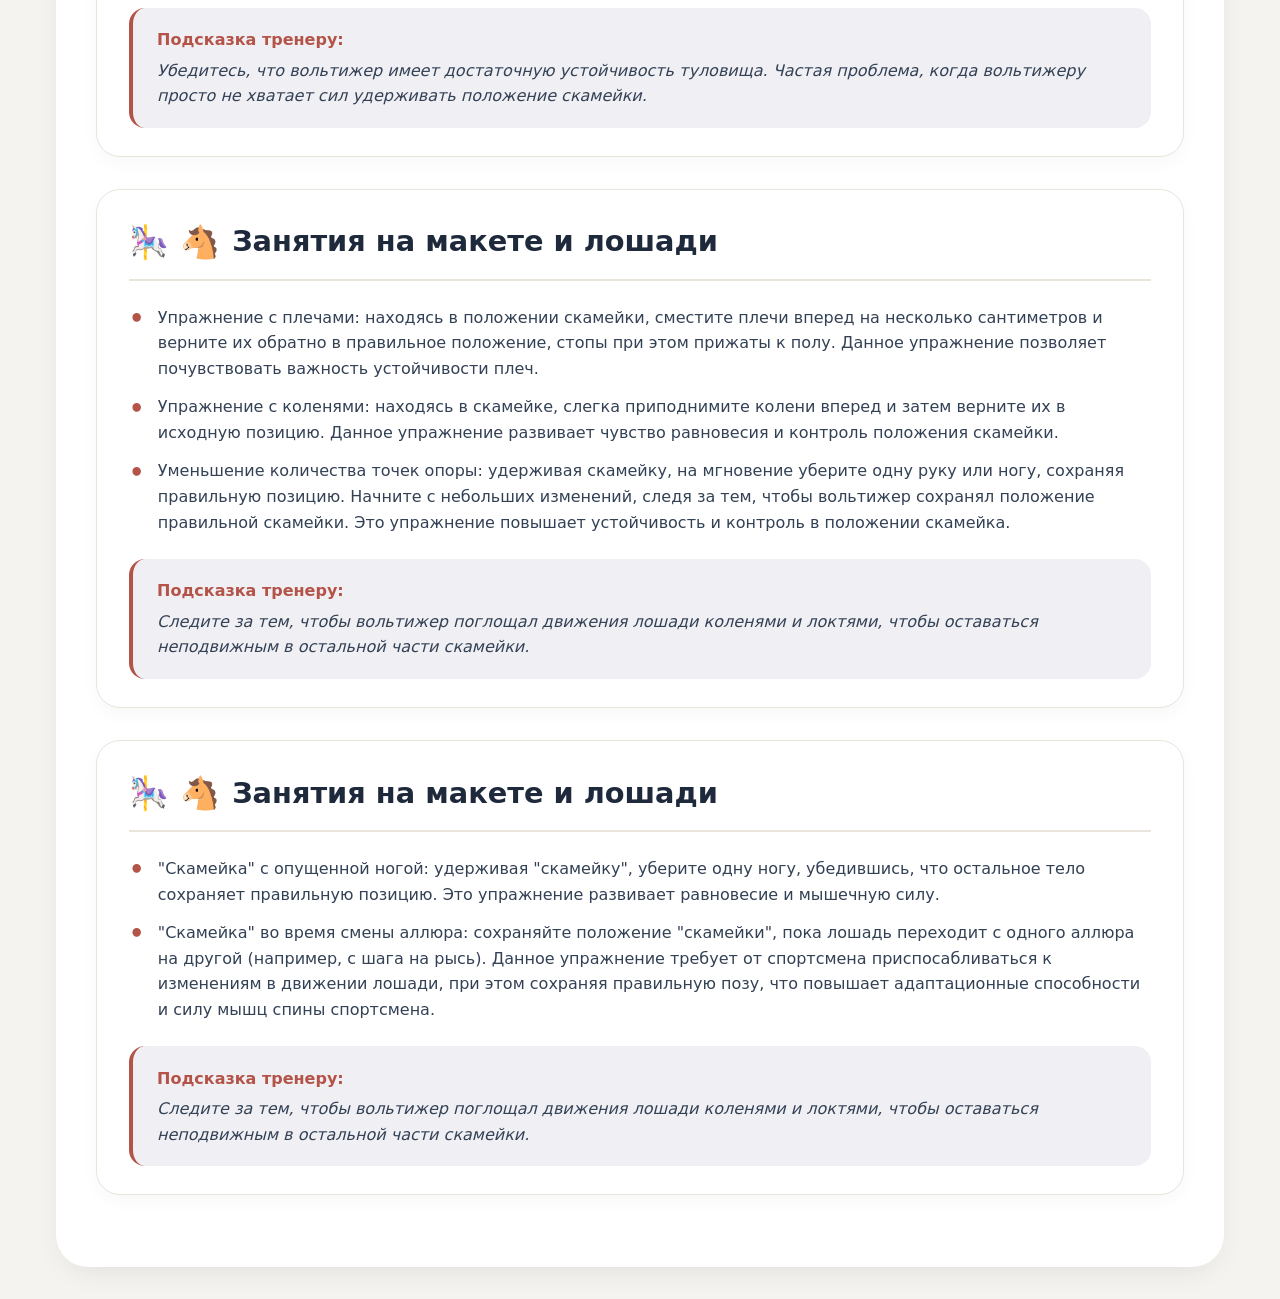
<file: bench.html>
<!DOCTYPE html>
<html lang="ru">
<head>
    <meta charset="UTF-8">
    <meta name="viewport" content="width=device-width, initial-scale=1.0">
    <title>Скамейка — упражнение по вольтижировке</title>
    <link rel="stylesheet" href="style.css">
    <style>
        /* Дополнительные стили только для этой страницы */
        .exercise-header {
            background: white;
            border-radius: 32px;
            padding: 2rem;
            margin-bottom: 2rem;
            box-shadow: 0 10px 30px -10px rgba(0,0,0,0.1);
        }

        /* ДВЕ КОЛОНКИ: фото + блоки */
        .two-columns {
            display: flex;
            gap: 2rem;
            margin: 1.5rem 0;
            align-items: flex-start;
        }

        /* Левая колонка с фото */
        .left-column {
            flex: 0 0 300px;
        }

        /* Правая колонка с блоками */
        .right-column {
            flex: 1;
            display: flex;
            flex-direction: column;
            gap: 1.5rem;
        }

        /* Контейнер для изображения */
        .image-container {
            text-align: center;
        }

        /* Само изображение */
        .clickable-image {
            width: 100%;
            height: auto;
            border-radius: 24px;
            box-shadow: 0 10px 30px -10px rgba(0,0,0,0.2);
            cursor: pointer;
            transition: transform 0.3s ease, box-shadow 0.3s ease;
        }

        .clickable-image:hover {
            transform: scale(1.02);
            box-shadow: 0 15px 40px -5px rgba(0,0,0,0.3);
        }

        .image-caption {
            color: #64748b;
            font-size: 0.9rem;
            margin-top: 0.5rem;
        }

        /* Модальное окно (на весь экран) */
        .modal {
            display: none;
            position: fixed;
            z-index: 1000;
            left: 0;
            top: 0;
            width: 100%;
            height: 100%;
            background-color: rgba(0, 0, 0, 0.9);
            cursor: pointer;
        }

        .modal-content {
            margin: auto;
            display: block;
            max-width: 90%;
            max-height: 90%;
            position: absolute;
            top: 50%;
            left: 50%;
            transform: translate(-50%, -50%);
            border-radius: 8px;
            box-shadow: 0 0 30px rgba(0,0,0,0.5);
        }

        .modal.show {
            display: block;
            animation: fadeIn 0.3s;
        }

        @keyframes fadeIn {
            from { opacity: 0; }
            to { opacity: 1; }
        }

        .close-modal {
            position: absolute;
            top: 20px;
            right: 30px;
            color: white;
            font-size: 40px;
            font-weight: bold;
            cursor: pointer;
            z-index: 1001;
            width: 50px;
            height: 50px;
            display: flex;
            align-items: center;
            justify-content: center;
            background: rgba(255,255,255,0.1);
            border-radius: 50%;
            transition: background 0.3s;
        }

        .close-modal:hover {
            background: rgba(255,255,255,0.2);
        }

        .exercise-content {
            background: white;
            border-radius: 32px;
            padding: 2.5rem;
            box-shadow: 0 10px 30px -10px rgba(0,0,0,0.1);
        }

        h1 {
            font-size: 3rem;
            font-weight: 700;
            color: #1e293b;
            margin-top: 0;
            margin-bottom: 0.25rem;
            border-left: 8px solid #b45347;
            padding-left: 1.5rem;
        }

        /* Блок биомеханики */
        .biomechanics {
            background: #faf7f2;
            border-radius: 24px;
            padding: 1.75rem 2rem;
            margin: 2rem 0;
        }

        .biomechanics h2 {
            font-size: 1.8rem;
            font-weight: 600;
            color: #2c3e50;
            margin-top: 0;
            margin-bottom: 1.5rem;
            display: flex;
            align-items: center;
            gap: 0.75rem;
        }

        .biomechanics h2:before {
            content: '⚙️';
            font-size: 2rem;
        }

        .phase-list {
            list-style: none;
            padding: 0;
            margin: 0;
        }

        .phase-item {
            margin-bottom: 2rem;
            padding-left: 2.5rem;
            position: relative;
        }

        .phase-item:before {
            content: '•';
            position: absolute;
            left: 0;
            top: 0;
            color: #b45347;
            font-weight: bold;
            font-size: 2rem;
        }

        .phase-item strong {
            font-size: 1.2rem;
            color: #1e293b;
            display: block;
            margin-bottom: 0.4rem;
        }

        .phase-item p {
            margin: 0.2rem 0 0 0;
            color: #334155;
            line-height: 1.5;
        }

        /* Блок Самопроверка */
        .self-check {
            background: #e8f0fe;
            border-radius: 24px;
            padding: 1.75rem 2rem;
            margin: 2rem 0;
            border-left: 8px solid #2c5f8a;
        }

        .self-check h2 {
            font-size: 1.8rem;
            font-weight: 600;
            color: #1e3a5f;
            margin-top: 0;
            margin-bottom: 1.5rem;
            display: flex;
            align-items: center;
            gap: 0.75rem;
        }

        .self-check h2:before {
            content: '✅';
            font-size: 2rem;
        }

        .check-list {
            list-style: none;
            padding: 0;
            margin: 0;
        }

        .check-item {
            margin-bottom: 1.2rem;
            padding-left: 2.5rem;
            position: relative;
            color: #1e293b;
            line-height: 1.5;
        }

        .check-item:before {
            content: '✓';
            position: absolute;
            left: 0;
            top: 0;
            color: #2c5f8a;
            font-weight: bold;
            font-size: 1.5rem;
        }

        /* Блок Развитие силы */
        .strength-development {
            background: #f5f0e6;
            border-radius: 24px;
            padding: 1.75rem 2rem;
            margin: 2rem 0;
            border-left: 8px solid #b47b45;
        }

        .strength-development h2 {
            font-size: 1.8rem;
            font-weight: 600;
            color: #5d3a1a;
            margin-top: 0;
            margin-bottom: 1.5rem;
            display: flex;
            align-items: center;
            gap: 0.75rem;
        }

        .strength-development h2:before {
            content: '💪';
            font-size: 2rem;
        }

        .image-grid {
            display: grid;
            grid-template-columns: repeat(2, 1fr);
            gap: 1.5rem;
            margin-top: 1.5rem;
        }

        .grid-item {
            text-align: center;
        }

        .grid-item img {
            width: 100%;
            height: 200px;
            object-fit: cover;
            border-radius: 16px;
            box-shadow: 0 8px 20px rgba(0,0,0,0.1);
            cursor: pointer;
            transition: transform 0.3s ease;
        }

        .grid-item img:hover {
            transform: scale(1.05);
        }

        .grid-item p {
            margin-top: 0.8rem;
            color: #5d3a1a;
            font-weight: 500;
        }

        /* Блоки тренировок */
        .training-block {
            background: #ffffff;
            border-radius: 24px;
            padding: 1.75rem 2rem;
            margin: 2rem 0;
            border: 1px solid #e9e4dc;
            box-shadow: 0 6px 18px rgba(0,0,0,0.03);
        }

        .training-block h2 {
            font-size: 1.8rem;
            font-weight: 600;
            color: #1e293b;
            margin-top: 0;
            margin-bottom: 1.5rem;
            display: flex;
            align-items: center;
            gap: 0.75rem;
            border-bottom: 2px solid #e9e4dc;
            padding-bottom: 0.8rem;
        }

        .training-block h2:before {
            font-size: 2rem;
        }

        .training-block.ground h2:before {
            content: '🤸‍♀️';
        }

        .training-block.model-horse h2:before {
            content: '🎠 🐴';
        }

        .training-content {
            color: #334155;
            line-height: 1.6;
        }

        .training-content p {
            margin: 1rem 0;
            white-space: pre-line;
        }

        .training-content ul {
            list-style: none;
            padding: 0;
            margin: 1rem 0;
        }

        .training-content li {
            margin-bottom: 0.8rem;
            padding-left: 1.8rem;
            position: relative;
        }

        .training-content li:before {
            content: '•';
            color: #b45347;
            font-weight: bold;
            font-size: 1.5rem;
            position: absolute;
            left: 0;
            top: -0.3rem;
        }

        .coach-tip {
            background: #f0f0f4;
            padding: 1.2rem 1.5rem;
            border-radius: 16px;
            margin-top: 1.5rem;
            font-style: italic;
            border-left: 4px solid #b45347;
        }

        .coach-tip strong {
            color: #b45347;
            display: block;
            margin-bottom: 0.3rem;
            font-style: normal;
        }

        /* Стили для блоков в правой колонке */
        .req-box, .coach-box {
            background: #ffffff;
            border-radius: 24px;
            padding: 1.5rem;
            box-shadow: 0 6px 18px rgba(0,0,0,0.03);
            border: 1px solid #e9e4dc;
        }

        .req-box h2, .coach-box h2 {
            font-size: 1.4rem;
            font-weight: 600;
            color: #1e293b;
            margin-top: 0;
            margin-bottom: 1rem;
            display: flex;
            align-items: center;
            gap: 0.5rem;
        }

        .req-box h2:before {
            content: '💪';
            font-size: 1.5rem;
        }

        .coach-box h2:before {
            content: '🧠';
            font-size: 1.5rem;
        }

        .req-list {
            list-style: none;
            padding: 0;
            margin: 0;
        }

        .req-list li {
            margin-bottom: 0.8rem;
            padding-left: 1.5rem;
            position: relative;
            color: #2d3c4b;
            line-height: 1.4;
            font-size: 0.95rem;
        }

        .req-list li:before {
            content: '•';
            color: #b45347;
            font-weight: bold;
            font-size: 1.5rem;
            position: absolute;
            left: 0;
            top: -0.3rem;
        }

        .coach-note p {
            background: #f0f0f4;
            padding: 1rem;
            border-radius: 16px;
            color: #1e293b;
            font-style: italic;
            line-height: 1.4;
            margin: 0;
            font-size: 0.95rem;
        }

        .badge {
            display: inline-block;
            background: #e3dad1;
            color: #2c3e50;
            padding: 0.2rem 1rem;
            border-radius: 30px;
            font-size: 0.9rem;
            font-weight: 500;
            margin-bottom: 1rem;
        }

        /* Адаптивность для мобильных */
        @media (max-width: 768px) {
            .two-columns {
                flex-direction: column;
            }
            
            .left-column {
                flex: 0 0 auto;
                width: 100%;
                max-width: 300px;
                margin: 0 auto;
            }
            
            .image-grid {
                grid-template-columns: 1fr;
                gap: 1rem;
            }
            
            .grid-item img {
                height: 250px;
            }
            
            .close-modal {
                top: 10px;
                right: 15px;
                font-size: 30px;
            }
        }

        @media (max-width: 650px) {
            h1 { font-size: 2.4rem; }
            .exercise-content { padding: 1.5rem; }
            .training-block { padding: 1.2rem; }
        }
    </style>
</head>
<body>
    <div class="container">
        <!-- Кнопка назад к списку -->
        <a href="index.html" class="back-button">← Назад к списку упражнений</a>

        <!-- Шапка с заголовком -->
        <div class="exercise-header">
            <h1>СКАМЕЙКА</h1>
            <div class="badge">Статическое упражнение</div>
        </div>

        <!-- Основной контент -->
        <div class="exercise-content">
            <!-- ДВЕ КОЛОНКИ: фото + блоки -->
            <div class="two-columns">
                <!-- Левая колонка с фото -->
                <div class="left-column">
                    <div class="image-container">
                        <img src="bench-main.jpg" alt="Скамейка - техника выполнения" class="clickable-image" onclick="openModal(this)">
                        <p class="image-caption">Нажмите на фото, чтобы увеличить</p>
                    </div>
                </div>

                <!-- Правая колонка с блоками -->
                <div class="right-column">
                    <!-- Что важно тренировать -->
                    <div class="req-box">
                        <h2>Наиболее важно тренировать</h2>
                        <ul class="req-list">
                            <li><strong>Устойчивость верхней части туловища</strong></li>
                            <li><strong>Умение руками и ногами следовать движениям лошади</strong></li>
                        </ul>
                    </div>

                    <!-- Подсказка тренеру -->
                    <div class="coach-box">
                        <h2>Подсказка тренеру</h2>
                        <div class="coach-note">
                            <p>Вы также можете использовать это в качестве списка для самопроверки. Нужно ли улучшить какой-либо аспект?</p>
                        </div>
                    </div>
                </div>
            </div>

            <!-- Блок биомеханики -->
            <div class="biomechanics">
                <h2>Биомеханика</h2>
                <div class="phase-list">
                    <div class="phase-item">
                        <strong>Вход в положение</strong>
                        <p>Вольтижер начинает из седа лицом вперед. Из этого положения ноги слегка приподнимаются в замах, а затем обе отводятся назад, чтобы приземлиться голеностопами на крестец лошади. Затем, сгибая колени, следует плавное движение в позицию скамейки.</p>
                    </div>
                    <div class="phase-item">
                        <strong>Фиксация</strong>
                        <p>В этом положении ноги плотно прилегают к лошади параллельно ее позвоночнику, а стопы направлены назад. Колени и бедра согнуты примерно на 90 градусов. Возьмитесь руками за ручки так, чтобы плечи находились на одной прямой с ручками, а локти были направлены назад. Плечи и бедра должны находиться на одной высоте.</p>
                    </div>
                    <div class="phase-item">
                        <strong>Выход</strong>
                        <p>Завершая упражнение, вольтижер одновременно вытягивает обе ноги и плавно переходит обратно в положение седа лицом вперед.</p>
                    </div>
                </div>
            </div>

            <!-- Блок Самопроверка -->
            <div class="self-check">
                <h2>Самопроверка</h2>
                <ul class="check-list">
                    <li class="check-item">Кратчайший путь выхода в положение скамейки</li>
                    <li class="check-item">Приземляйтесь мягко, перемещаясь с голеностопа на всю голень</li>
                    <li class="check-item">Для поддержания правильной позы очень важно, чтобы ваши плечи располагались прямо над кистями рук, а локти были прижаты к телу</li>
                    <li class="check-item">Убедитесь, что ваши бедра расположены прямо над коленями, а голени параллельны позвоночнику лошади</li>
                    <li class="check-item">Ваша спина должна быть почти прямой, а мышцы живота должны быть достаточно напряжены</li>
                    <li class="check-item">Чтобы поддерживать правильную позу, важно держать голову прямо, а шею полностью вытянутой</li>
                </ul>
            </div>

            <!-- Блок Развитие силы (2 картинки) -->
            <div class="strength-development">
                <h2>Развитие силы</h2>
                <div class="image-grid">
                    <div class="grid-item">
                        <img src="bench-strength1.jpg" alt="Подводящее упражнение 1" class="clickable-image" onclick="openModal(this)">
                    </div>
                    <div class="grid-item">
                        <img src="bench-strength2.jpg" alt="Подводящее упражнение 2" class="clickable-image" onclick="openModal(this)">
                    </div>
                </div>
            </div>

            <!-- БЛОК 1: Занятия на земле -->
            <div class="training-block ground">
                <h2>Занятия на земле</h2>
                <div class="training-content">
                    <ul>
                        <li>Коррекция положения тела с закрытыми глазами: попросите тренера или другого спотсмена скорректировать положение скамейки с закрытыми глазами. Это помогает лучше чувствовать свое тело и положение в пространстве.</li>
                        <li>Проверка положения перед зеркалом или на видео: рассмотрите свое положение скамейки перед зеркалом или запишите фото/видео, чтобы визуально оценить и улучшить свое положение.</li>
                        <li>Упражнение с плечами: находясь в положении скамейки, сместите плечи вперед на несколько сантиметров и верните их обратно в правильное положение, стопы при этом прижаты к полу. Данное упражнение позволяет почувствовать важность устойчивости плеч.</li>
                    </ul>
                    <div class="coach-tip">
                        <strong>Подсказка тренеру:</strong>
                        Убедитесь, что вольтижер имеет достаточную устойчивость туловища. Частая проблема, когда вольтижеру просто не хватает сил удерживать положение скамейки.
                    </div>
                </div>
            </div>

            <!-- БЛОК 2: Занятия на земле (продолжение) -->
            <div class="training-block ground">
                <h2>Занятия на земле</h2>
                <div class="training-content">
                    <ul>
                        <li>Упражнение с коленями: находясь в скамейке, слегка приподнимите колени и затем верните их в исходную позицию. Данное упражнение развивает чувство равновесия и контроль положения скамейки.</li>
                        <li>Уменьшение количества точек опоры: удерживая скамейку, на мгновение уберите одну руку или ногу, сохраняя правильную позицию. Начните с небольших изменений, следя за тем, чтобы вольтижер сохранял правильную скамейку.</li>
                        <li>Упражнение "скамейка" в группе: расположите спортсменов в круг или в ряд, каждый должен занять правильное положение скамейки. Затем один человек перепрыгивает через каждого по очереди и встает в "скамейку", после чего другой спортсмен выполняет роль прыгуна. Это упражнение может быть увлекательным и сложным, развивая координацию и ловкость в команде.</li>
                    </ul>
                    <div class="coach-tip">
                        <strong>Подсказка тренеру:</strong>
                        Убедитесь, что вольтижер имеет достаточную устойчивость туловища. Частая проблема, когда вольтижеру просто не хватает сил удерживать положение скамейки.
                    </div>
                </div>
            </div>

            <!-- БЛОК 3: Занятия на макете и лошади -->
            <div class="training-block model-horse">
                <h2>Занятия на макете и лошади</h2>
                <div class="training-content">
                    <ul>
                        <li>Упражнение с плечами: находясь в положении скамейки, сместите плечи вперед на несколько сантиметров и верните их обратно в правильное положение, стопы при этом прижаты к полу. Данное упражнение позволяет почувствовать важность устойчивости плеч.</li>
                        <li>Упражнение с коленями: находясь в скамейке, слегка приподнимите колени вперед и затем верните их в исходную позицию. Данное упражнение развивает чувство равновесия и контроль положения скамейки.</li>
                        <li>Уменьшение количества точек опоры: удерживая скамейку, на мгновение уберите одну руку или ногу, сохраняя правильную позицию. Начните с небольших изменений, следя за тем, чтобы вольтижер сохранял положение правильной скамейки. Это упражнение повышает устойчивость и контроль в положении скамейка.</li>
                    </ul>
                    <div class="coach-tip">
                        <strong>Подсказка тренеру:</strong>
                        Следите за тем, чтобы вольтижер поглощал движения лошади коленями и локтями, чтобы оставаться неподвижным в остальной части скамейки.
                    </div>
                </div>
            </div>

            <!-- БЛОК 4: Занятия на макете и лошади (продолжение) -->
            <div class="training-block model-horse">
                <h2>Занятия на макете и лошади</h2>
                <div class="training-content">
                    <ul>
                        <li>"Скамейка" с опущенной ногой: удерживая "скамейку", уберите одну ногу, убедившись, что остальное тело сохраняет правильную позицию. Это упражнение развивает равновесие и мышечную силу.</li>
                        <li>"Скамейка" во время смены аллюра: сохраняйте положение "скамейки", пока лошадь переходит с одного аллюра на другой (например, с шага на рысь). Данное упражнение требует от спортсмена приспосабливаться к изменениям в движении лошади, при этом сохраняя правильную позу, что повышает адаптационные способности и силу мышц спины спортсмена.</li>
                    </ul>
                    <div class="coach-tip">
                        <strong>Подсказка тренеру:</strong>
                        Следите за тем, чтобы вольтижер поглощал движения лошади коленями и локтями, чтобы оставаться неподвижным в остальной части скамейки.
                    </div>
                </div>
            </div>
        </div>
    </div>

    <!-- Модальное окно для увеличения фото -->
    <div id="imageModal" class="modal" onclick="closeModal()">
        <span class="close-modal" onclick="closeModal()">&times;</span>
        <img class="modal-content" id="modalImage">
    </div>

    <script>
    function openModal(img) {
        var modal = document.getElementById('imageModal');
        var modalImg = document.getElementById('modalImage');
        modal.style.display = 'block';
        modalImg.src = img.src;
        modal.classList.add('show');
    }

    function closeModal() {
        var modal = document.getElementById('imageModal');
        modal.style.display = 'none';
        modal.classList.remove('show');
    }

    // Закрытие по ESC
    document.addEventListener('keydown', function(event) {
        if (event.key === 'Escape') {
            closeModal();
        }
    });

    // Чтобы модальное окно не закрывалось при клике на само фото
    document.getElementById('modalImage').addEventListener('click', function(event) {
        event.stopPropagation();
    });
    </script>
</body>
</html>
</file>
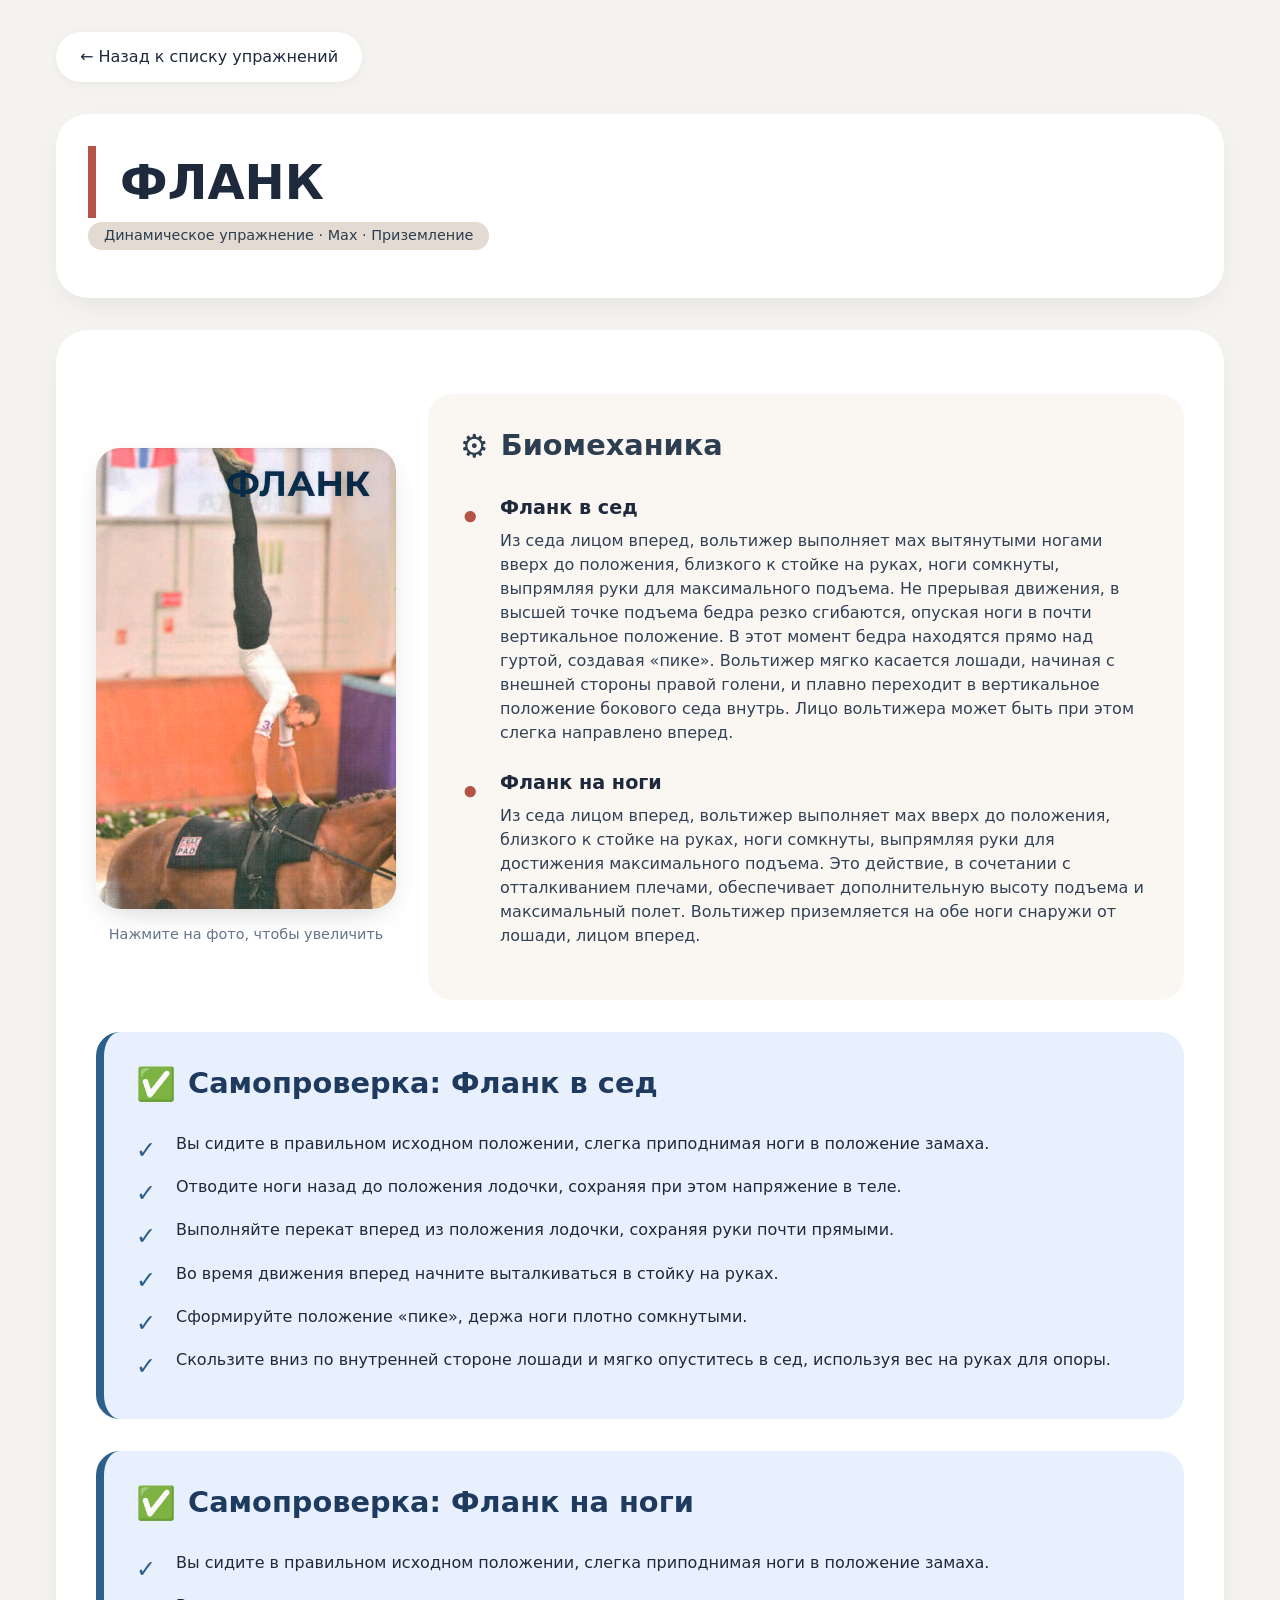
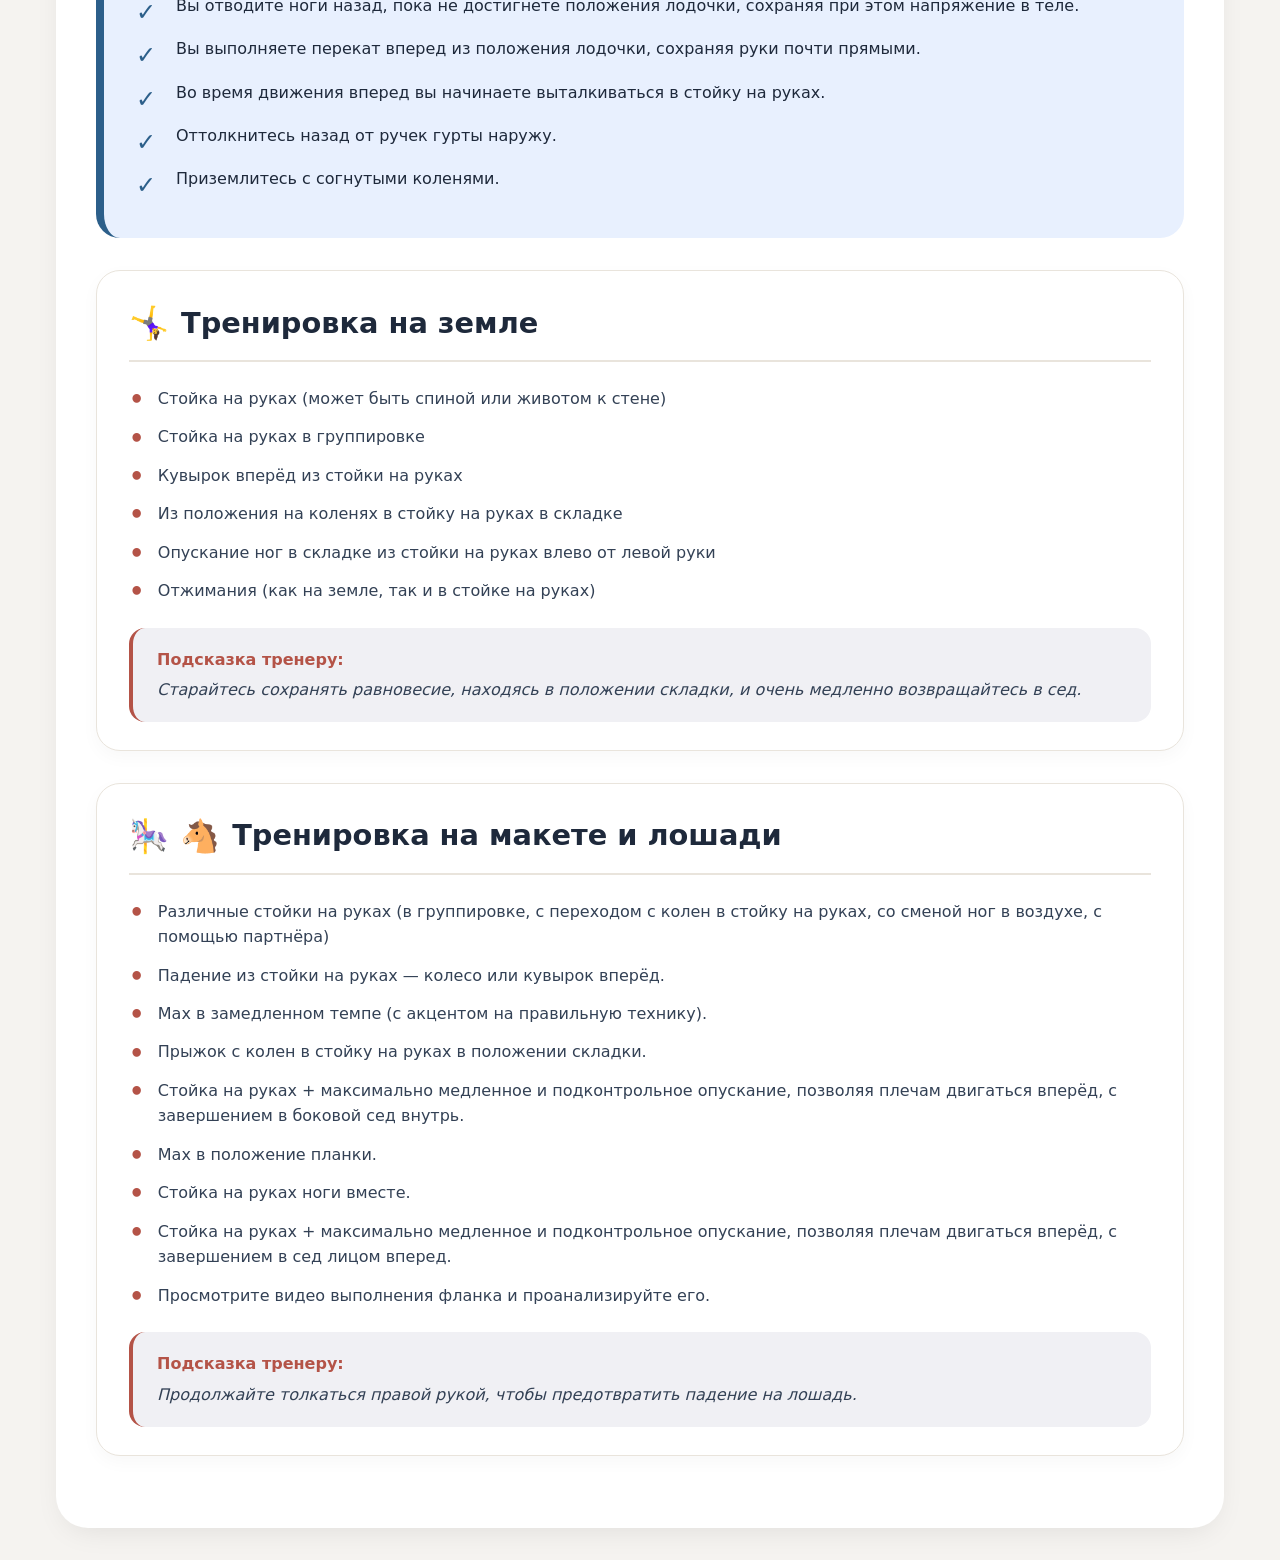
<file: flank.html>
<!DOCTYPE html>
<html lang="ru">
<head>
    <meta charset="UTF-8">
    <meta name="viewport" content="width=device-width, initial-scale=1.0">
    <title>Фланк — упражнение по вольтижировке</title>
    <link rel="stylesheet" href="style.css">
    <style>
        /* Дополнительные стили только для этой страницы */
        .exercise-header {
            background: white;
            border-radius: 32px;
            padding: 2rem;
            margin-bottom: 2rem;
            box-shadow: 0 10px 30px -10px rgba(0,0,0,0.1);
        }

        /* ДВЕ КОЛОНКИ: фото + биомеханика */
        .two-columns {
            display: flex;
            gap: 2rem;
            margin: 1.5rem 0;
            align-items: center;
        }

        /* Левая колонка с фото */
        .left-column {
            flex: 0 0 300px;
        }

        /* Правая колонка с биомеханикой */
        .right-column {
            flex: 1;
        }

        /* Контейнер для изображения */
        .image-container {
            text-align: center;
        }

        /* Само изображение */
        .clickable-image {
            width: 100%;
            height: auto;
            border-radius: 24px;
            box-shadow: 0 10px 30px -10px rgba(0,0,0,0.2);
            cursor: pointer;
            transition: transform 0.3s ease, box-shadow 0.3s ease;
        }

        .clickable-image:hover {
            transform: scale(1.02);
            box-shadow: 0 15px 40px -5px rgba(0,0,0,0.3);
        }

        .image-caption {
            color: #64748b;
            font-size: 0.9rem;
            margin-top: 0.5rem;
        }

        /* Модальное окно (на весь экран) */
        .modal {
            display: none;
            position: fixed;
            z-index: 1000;
            left: 0;
            top: 0;
            width: 100%;
            height: 100%;
            background-color: rgba(0, 0, 0, 0.9);
            cursor: pointer;
        }

        .modal-content {
            margin: auto;
            display: block;
            max-width: 90%;
            max-height: 90%;
            position: absolute;
            top: 50%;
            left: 50%;
            transform: translate(-50%, -50%);
            border-radius: 8px;
            box-shadow: 0 0 30px rgba(0,0,0,0.5);
        }

        .modal.show {
            display: block;
            animation: fadeIn 0.3s;
        }

        @keyframes fadeIn {
            from { opacity: 0; }
            to { opacity: 1; }
        }

        .close-modal {
            position: absolute;
            top: 20px;
            right: 30px;
            color: white;
            font-size: 40px;
            font-weight: bold;
            cursor: pointer;
            z-index: 1001;
            width: 50px;
            height: 50px;
            display: flex;
            align-items: center;
            justify-content: center;
            background: rgba(255,255,255,0.1);
            border-radius: 50%;
            transition: background 0.3s;
        }

        .close-modal:hover {
            background: rgba(255,255,255,0.2);
        }

        .exercise-content {
            background: white;
            border-radius: 32px;
            padding: 2.5rem;
            box-shadow: 0 10px 30px -10px rgba(0,0,0,0.1);
        }

        h1 {
            font-size: 3rem;
            font-weight: 700;
            color: #1e293b;
            margin-top: 0;
            margin-bottom: 0.25rem;
            border-left: 8px solid #b45347;
            padding-left: 1.5rem;
        }

        /* Блок биомеханики (в правой колонке) */
        .biomechanics {
            background: #faf7f2;
            border-radius: 24px;
            padding: 1.75rem 2rem;
            margin: 0;
        }

        .biomechanics h2 {
            font-size: 1.8rem;
            font-weight: 600;
            color: #2c3e50;
            margin-top: 0;
            margin-bottom: 1.5rem;
            display: flex;
            align-items: center;
            gap: 0.75rem;
        }

        .biomechanics h2:before {
            content: '⚙️';
            font-size: 2rem;
        }

        .phase-list {
            list-style: none;
            padding: 0;
            margin: 0;
        }

        .phase-item {
            margin-bottom: 1.5rem;
            padding-left: 2.5rem;
            position: relative;
        }

        .phase-item:before {
            content: '•';
            position: absolute;
            left: 0;
            top: 0;
            color: #b45347;
            font-weight: bold;
            font-size: 2rem;
        }

        .phase-item strong {
            font-size: 1.2rem;
            color: #1e293b;
            display: block;
            margin-bottom: 0.4rem;
        }

        .phase-item p {
            margin: 0.2rem 0 0 0;
            color: #334155;
            line-height: 1.5;
        }

        /* Блок Самопроверка */
        .self-check {
            background: #e8f0fe;
            border-radius: 24px;
            padding: 1.75rem 2rem;
            margin: 2rem 0;
            border-left: 8px solid #2c5f8a;
        }

        .self-check h2 {
            font-size: 1.8rem;
            font-weight: 600;
            color: #1e3a5f;
            margin-top: 0;
            margin-bottom: 1.5rem;
            display: flex;
            align-items: center;
            gap: 0.75rem;
        }

        .self-check h2:before {
            content: '✅';
            font-size: 2rem;
        }

        .check-list {
            list-style: none;
            padding: 0;
            margin: 0;
        }

        .check-item {
            margin-bottom: 1.2rem;
            padding-left: 2.5rem;
            position: relative;
            color: #1e293b;
            line-height: 1.5;
        }

        .check-item:before {
            content: '✓';
            position: absolute;
            left: 0;
            top: 0;
            color: #2c5f8a;
            font-weight: bold;
            font-size: 1.5rem;
        }

        /* Блоки тренировок */
        .training-block {
            background: #ffffff;
            border-radius: 24px;
            padding: 1.75rem 2rem;
            margin: 2rem 0;
            border: 1px solid #e9e4dc;
            box-shadow: 0 6px 18px rgba(0,0,0,0.03);
        }

        .training-block h2 {
            font-size: 1.8rem;
            font-weight: 600;
            color: #1e293b;
            margin-top: 0;
            margin-bottom: 1.5rem;
            display: flex;
            align-items: center;
            gap: 0.75rem;
            border-bottom: 2px solid #e9e4dc;
            padding-bottom: 0.8rem;
        }

        .training-block h2:before {
            font-size: 2rem;
        }

        .training-block.ground h2:before {
            content: '🤸‍♀️';
        }

        .training-block.model-horse h2:before {
            content: '🎠 🐴';
        }

        .training-content {
            color: #334155;
            line-height: 1.6;
        }

        .training-content p {
            margin: 1rem 0;
            white-space: pre-line;
        }

        .training-content ul {
            list-style: none;
            padding: 0;
            margin: 1rem 0;
        }

        .training-content li {
            margin-bottom: 0.8rem;
            padding-left: 1.8rem;
            position: relative;
        }

        .training-content li:before {
            content: '•';
            color: #b45347;
            font-weight: bold;
            font-size: 1.5rem;
            position: absolute;
            left: 0;
            top: -0.3rem;
        }

        .coach-tip {
            background: #f0f0f4;
            padding: 1.2rem 1.5rem;
            border-radius: 16px;
            margin-top: 1.5rem;
            font-style: italic;
            border-left: 4px solid #b45347;
        }

        .coach-tip strong {
            color: #b45347;
            display: block;
            margin-bottom: 0.3rem;
            font-style: normal;
        }

        .badge {
            display: inline-block;
            background: #e3dad1;
            color: #2c3e50;
            padding: 0.2rem 1rem;
            border-radius: 30px;
            font-size: 0.9rem;
            font-weight: 500;
            margin-bottom: 1rem;
        }

        /* Адаптивность для мобильных */
        @media (max-width: 768px) {
            .two-columns {
                flex-direction: column;
                align-items: flex-start;
            }
            
            .left-column {
                flex: 0 0 auto;
                width: 100%;
                max-width: 300px;
                margin: 0 auto;
            }
            
            .biomechanics {
                margin-top: 1.5rem;
            }
            
            .close-modal {
                top: 10px;
                right: 15px;
                font-size: 30px;
            }
        }

        @media (max-width: 650px) {
            h1 { font-size: 2.4rem; }
            .exercise-content { padding: 1.5rem; }
            .training-block { padding: 1.2rem; }
        }
    </style>
</head>
<body>
    <div class="container">
        <!-- Кнопка назад к списку -->
        <a href="index.html" class="back-button">← Назад к списку упражнений</a>

        <!-- Шапка с заголовком -->
        <div class="exercise-header">
            <h1>ФЛАНК</h1>
            <div class="badge">Динамическое упражнение · Мах · Приземление</div>
        </div>

        <!-- Основной контент -->
        <div class="exercise-content">
            <!-- ДВЕ КОЛОНКИ: фото + биомеханика -->
            <div class="two-columns">
                <!-- Левая колонка с фото -->
                <div class="left-column">
                    <div class="image-container">
                        <img src="flank-main.jpg" alt="Фланк - техника выполнения" class="clickable-image" onclick="openModal(this)">
                        <p class="image-caption">Нажмите на фото, чтобы увеличить</p>
                    </div>
                </div>

                <!-- Правая колонка с биомеханикой -->
                <div class="right-column">
                    <!-- Блок биомеханики -->
                    <div class="biomechanics">
                        <h2>Биомеханика</h2>
                        <div class="phase-list">
                            <div class="phase-item">
                                <strong>Фланк в сед</strong>
                                <p>Из седа лицом вперед, вольтижер выполняет мах вытянутыми ногами вверх до положения, близкого к стойке на руках, ноги сомкнуты, выпрямляя руки для максимального подъема. Не прерывая движения, в высшей точке подъема бедра резко сгибаются, опуская ноги в почти вертикальное положение. В этот момент бедра находятся прямо над гуртой, создавая «пике». Вольтижер мягко касается лошади, начиная с внешней стороны правой голени, и плавно переходит в вертикальное положение бокового седа внутрь. Лицо вольтижера может быть при этом слегка направлено вперед.</p>
                            </div>
                            <div class="phase-item">
                                <strong>Фланк на ноги</strong>
                                <p>Из седа лицом вперед, вольтижер выполняет мах вверх до положения, близкого к стойке на руках, ноги сомкнуты, выпрямляя руки для достижения максимального подъема. Это действие, в сочетании с отталкиванием плечами, обеспечивает дополнительную высоту подъема и максимальный полет. Вольтижер приземляется на обе ноги снаружи от лошади, лицом вперед.</p>
                            </div>
                        </div>
                    </div>
                </div>
            </div>

            <!-- Блок Самопроверка 1 -->
            <div class="self-check">
                <h2>Самопроверка: Фланк в сед</h2>
                <ul class="check-list">
                    <li class="check-item">Вы сидите в правильном исходном положении, слегка приподнимая ноги в положение замаха.</li>
                    <li class="check-item">Отводите ноги назад до положения лодочки, сохраняя при этом напряжение в теле.</li>
                    <li class="check-item">Выполняйте перекат вперед из положения лодочки, сохраняя руки почти прямыми.</li>
                    <li class="check-item">Во время движения вперед начните выталкиваться в стойку на руках.</li>
                    <li class="check-item">Сформируйте положение «пике», держа ноги плотно сомкнутыми.</li>
                    <li class="check-item">Скользите вниз по внутренней стороне лошади и мягко опуститесь в сед, используя вес на руках для опоры.</li>
                </ul>
            </div>

            <!-- Блок Самопроверка 2 -->
            <div class="self-check">
                <h2>Самопроверка: Фланк на ноги</h2>
                <ul class="check-list">
                    <li class="check-item">Вы сидите в правильном исходном положении, слегка приподнимая ноги в положение замаха.</li>
                    <li class="check-item">Вы отводите ноги назад, пока не достигнете положения лодочки, сохраняя при этом напряжение в теле.</li>
                    <li class="check-item">Вы выполняете перекат вперед из положения лодочки, сохраняя руки почти прямыми.</li>
                    <li class="check-item">Во время движения вперед вы начинаете выталкиваться в стойку на руках.</li>
                    <li class="check-item">Оттолкнитесь назад от ручек гурты наружу.</li>
                    <li class="check-item">Приземлитесь с согнутыми коленями.</li>
                </ul>
            </div>

            <!-- БЛОК 1: Тренировка на земле -->
            <div class="training-block ground">
                <h2>Тренировка на земле</h2>
                <div class="training-content">
                    <ul>
                        <li>Стойка на руках (может быть спиной или животом к стене)</li>
                        <li>Стойка на руках в группировке</li>
                        <li>Кувырок вперёд из стойки на руках</li>
                        <li>Из положения на коленях в стойку на руках в складке</li>
                        <li>Опускание ног в складке из стойки на руках влево от левой руки</li>
                        <li>Отжимания (как на земле, так и в стойке на руках)</li>
                    </ul>
                    <div class="coach-tip">
                        <strong>Подсказка тренеру:</strong>
                        Старайтесь сохранять равновесие, находясь в положении складки, и очень медленно возвращайтесь в сед.
                    </div>
                </div>
            </div>

            <!-- БЛОК 2: Тренировка на макете и лошади -->
            <div class="training-block model-horse">
                <h2>Тренировка на макете и лошади</h2>
                <div class="training-content">
                    <ul>
                        <li>Различные стойки на руках (в группировке, с переходом с колен в стойку на руках, со сменой ног в воздухе, с помощью партнёра)</li>
                        <li>Падение из стойки на руках — колесо или кувырок вперёд.</li>
                        <li>Мах в замедленном темпе (с акцентом на правильную технику).</li>
                        <li>Прыжок с колен в стойку на руках в положении складки.</li>
                        <li>Стойка на руках + максимально медленное и подконтрольное опускание, позволяя плечам двигаться вперёд, с завершением в боковой сед внутрь.</li>
                        <li>Мах в положение планки.</li>
                        <li>Стойка на руках ноги вместе.</li>
                        <li>Стойка на руках + максимально медленное и подконтрольное опускание, позволяя плечам двигаться вперёд, с завершением в сед лицом вперед.</li>
                        <li>Просмотрите видео выполнения фланка и проанализируйте его.</li>
                    </ul>
                    <div class="coach-tip">
                        <strong>Подсказка тренеру:</strong>
                        Продолжайте толкаться правой рукой, чтобы предотвратить падение на лошадь.
                    </div>
                </div>
            </div>
        </div>
    </div>

    <!-- Модальное окно для увеличения фото -->
    <div id="imageModal" class="modal" onclick="closeModal()">
        <span class="close-modal" onclick="closeModal()">&times;</span>
        <img class="modal-content" id="modalImage">
    </div>

    <script>
    function openModal(img) {
        var modal = document.getElementById('imageModal');
        var modalImg = document.getElementById('modalImage');
        modal.style.display = 'block';
        modalImg.src = img.src;
        modal.classList.add('show');
    }

    function closeModal() {
        var modal = document.getElementById('imageModal');
        modal.style.display = 'none';
        modal.classList.remove('show');
    }

    // Закрытие по ESC
    document.addEventListener('keydown', function(event) {
        if (event.key === 'Escape') {
            closeModal();
        }
    });

    // Чтобы модальное окно не закрывалось при клике на само фото
    document.getElementById('modalImage').addEventListener('click', function(event) {
        event.stopPropagation();
    });
    </script>
</body>
</html>
</file>
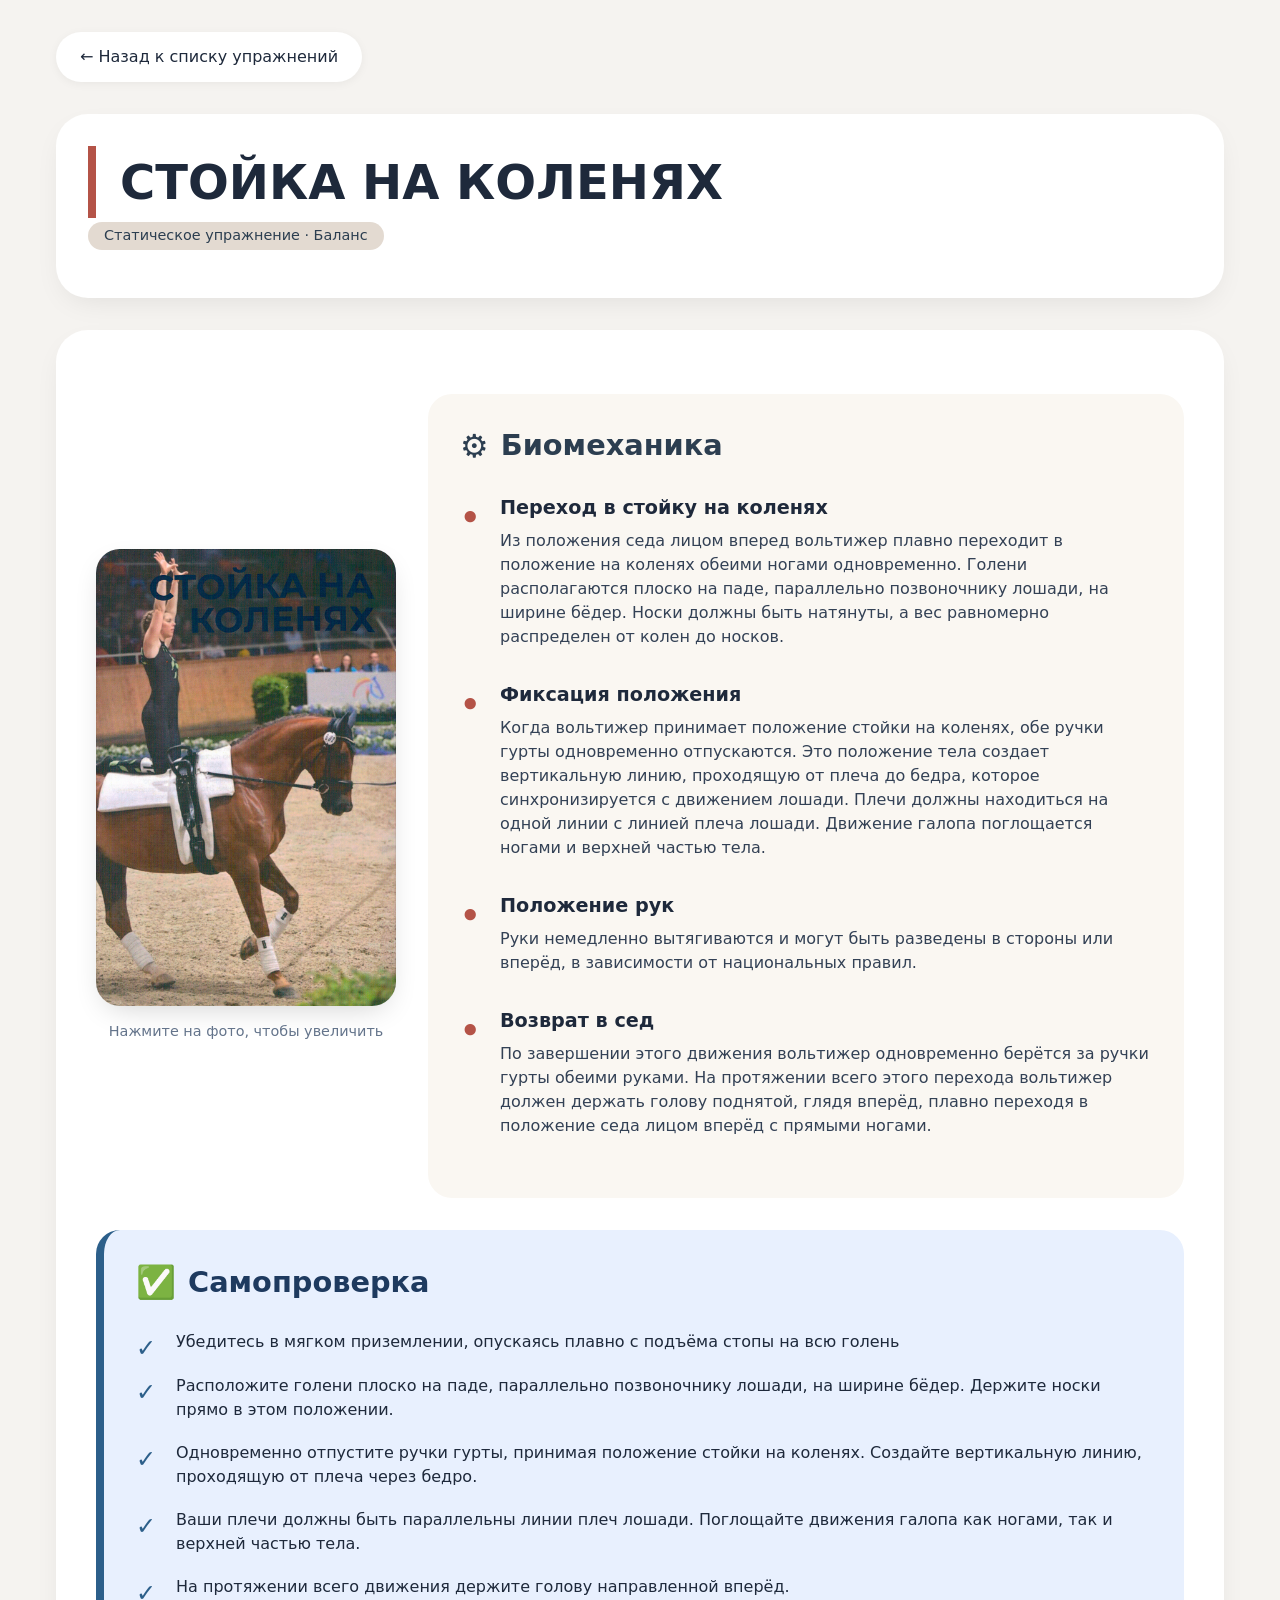
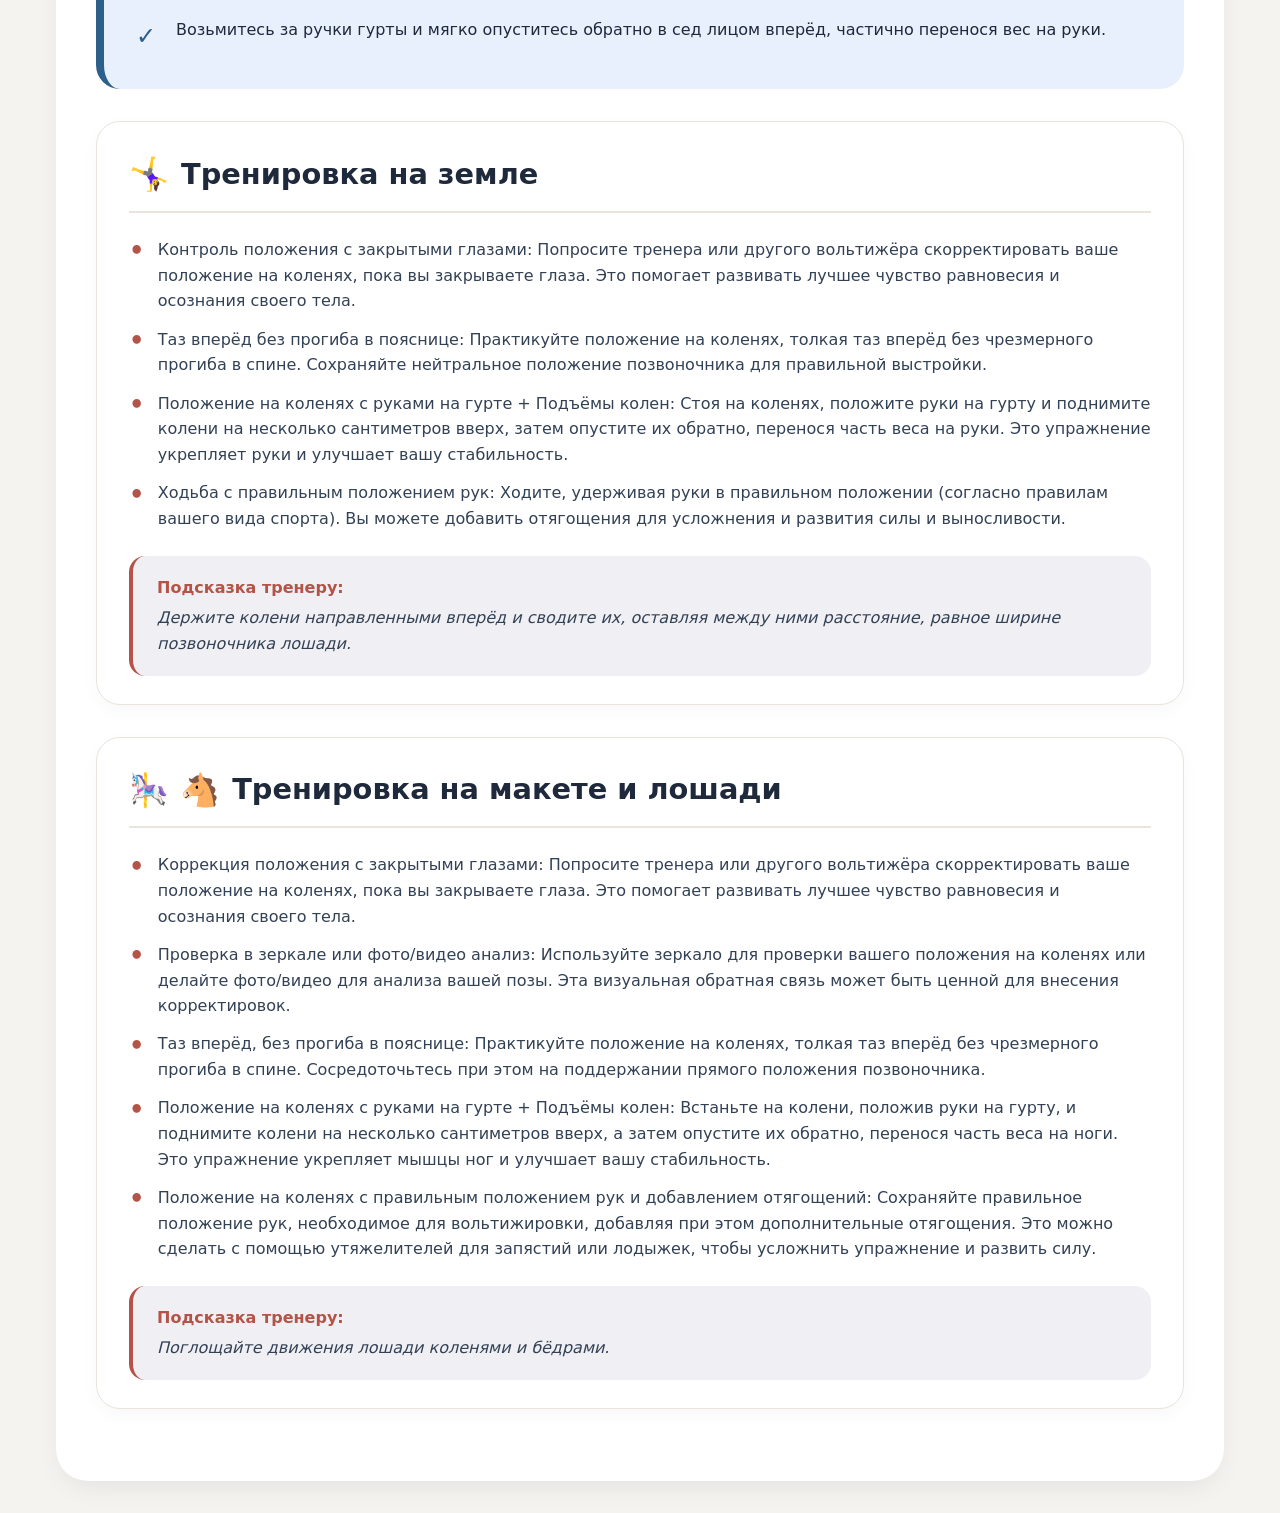
<file: kneestand.html>
<!DOCTYPE html>
<html lang="ru">
<head>
    <meta charset="UTF-8">
    <meta name="viewport" content="width=device-width, initial-scale=1.0">
    <title>Стойка на коленях — упражнение по вольтижировке</title>
    <link rel="stylesheet" href="style.css">
    <style>
        /* Дополнительные стили только для этой страницы */
        .exercise-header {
            background: white;
            border-radius: 32px;
            padding: 2rem;
            margin-bottom: 2rem;
            box-shadow: 0 10px 30px -10px rgba(0,0,0,0.1);
        }

        /* ДВЕ КОЛОНКИ: фото + биомеханика */
/* ДВЕ КОЛОНКИ: фото + биомеханика */
        .two-columns {
            display: flex;
            gap: 2rem;
            margin: 1.5rem 0;
            align-items: center;  /* ← измените эту строку */
        }

        /* Левая колонка с фото */
        .left-column {
            flex: 0 0 300px;
        }

        /* Правая колонка с биомеханикой */
        .right-column {
            flex: 1;
        }

        /* Контейнер для изображения */
        .image-container {
            text-align: center;
        }

        /* Само изображение */
        .clickable-image {
            width: 100%;
            height: auto;
            border-radius: 24px;
            box-shadow: 0 10px 30px -10px rgba(0,0,0,0.2);
            cursor: pointer;
            transition: transform 0.3s ease, box-shadow 0.3s ease;
        }

        .clickable-image:hover {
            transform: scale(1.02);
            box-shadow: 0 15px 40px -5px rgba(0,0,0,0.3);
        }

        .image-caption {
            color: #64748b;
            font-size: 0.9rem;
            margin-top: 0.5rem;
        }

        /* Модальное окно (на весь экран) */
        .modal {
            display: none;
            position: fixed;
            z-index: 1000;
            left: 0;
            top: 0;
            width: 100%;
            height: 100%;
            background-color: rgba(0, 0, 0, 0.9);
            cursor: pointer;
        }

        .modal-content {
            margin: auto;
            display: block;
            max-width: 90%;
            max-height: 90%;
            position: absolute;
            top: 50%;
            left: 50%;
            transform: translate(-50%, -50%);
            border-radius: 8px;
            box-shadow: 0 0 30px rgba(0,0,0,0.5);
        }

        .modal.show {
            display: block;
            animation: fadeIn 0.3s;
        }

        @keyframes fadeIn {
            from { opacity: 0; }
            to { opacity: 1; }
        }

        .close-modal {
            position: absolute;
            top: 20px;
            right: 30px;
            color: white;
            font-size: 40px;
            font-weight: bold;
            cursor: pointer;
            z-index: 1001;
            width: 50px;
            height: 50px;
            display: flex;
            align-items: center;
            justify-content: center;
            background: rgba(255,255,255,0.1);
            border-radius: 50%;
            transition: background 0.3s;
        }

        .close-modal:hover {
            background: rgba(255,255,255,0.2);
        }

        .exercise-content {
            background: white;
            border-radius: 32px;
            padding: 2.5rem;
            box-shadow: 0 10px 30px -10px rgba(0,0,0,0.1);
        }

        h1 {
            font-size: 3rem;
            font-weight: 700;
            color: #1e293b;
            margin-top: 0;
            margin-bottom: 0.25rem;
            border-left: 8px solid #b45347;
            padding-left: 1.5rem;
        }

        /* Блок биомеханики (в правой колонке) */
        .biomechanics {
            background: #faf7f2;
            border-radius: 24px;
            padding: 1.75rem 2rem;
            margin: 0;  /* убираем стандартные отступы */
        }

        .biomechanics h2 {
            font-size: 1.8rem;
            font-weight: 600;
            color: #2c3e50;
            margin-top: 0;
            margin-bottom: 1.5rem;
            display: flex;
            align-items: center;
            gap: 0.75rem;
        }

        .biomechanics h2:before {
            content: '⚙️';
            font-size: 2rem;
        }

        .phase-list {
            list-style: none;
            padding: 0;
            margin: 0;
        }

        .phase-item {
            margin-bottom: 2rem;
            padding-left: 2.5rem;
            position: relative;
        }

        .phase-item:before {
            content: '•';
            position: absolute;
            left: 0;
            top: 0;
            color: #b45347;
            font-weight: bold;
            font-size: 2rem;
        }

        .phase-item strong {
            font-size: 1.2rem;
            color: #1e293b;
            display: block;
            margin-bottom: 0.4rem;
        }

        .phase-item p {
            margin: 0.2rem 0 0 0;
            color: #334155;
            line-height: 1.5;
        }

        /* Блок Самопроверка */
        .self-check {
            background: #e8f0fe;
            border-radius: 24px;
            padding: 1.75rem 2rem;
            margin: 2rem 0;
            border-left: 8px solid #2c5f8a;
        }

        .self-check h2 {
            font-size: 1.8rem;
            font-weight: 600;
            color: #1e3a5f;
            margin-top: 0;
            margin-bottom: 1.5rem;
            display: flex;
            align-items: center;
            gap: 0.75rem;
        }

        .self-check h2:before {
            content: '✅';
            font-size: 2rem;
        }

        .check-list {
            list-style: none;
            padding: 0;
            margin: 0;
        }

        .check-item {
            margin-bottom: 1.2rem;
            padding-left: 2.5rem;
            position: relative;
            color: #1e293b;
            line-height: 1.5;
        }

        .check-item:before {
            content: '✓';
            position: absolute;
            left: 0;
            top: 0;
            color: #2c5f8a;
            font-weight: bold;
            font-size: 1.5rem;
        }

        /* Блоки тренировок */
        .training-block {
            background: #ffffff;
            border-radius: 24px;
            padding: 1.75rem 2rem;
            margin: 2rem 0;
            border: 1px solid #e9e4dc;
            box-shadow: 0 6px 18px rgba(0,0,0,0.03);
        }

        .training-block h2 {
            font-size: 1.8rem;
            font-weight: 600;
            color: #1e293b;
            margin-top: 0;
            margin-bottom: 1.5rem;
            display: flex;
            align-items: center;
            gap: 0.75rem;
            border-bottom: 2px solid #e9e4dc;
            padding-bottom: 0.8rem;
        }

        .training-block h2:before {
            font-size: 2rem;
        }

        .training-block.ground h2:before {
            content: '🤸‍♀️';
        }

        .training-block.model-horse h2:before {
            content: '🎠 🐴';
        }

        .training-content {
            color: #334155;
            line-height: 1.6;
        }

        .training-content p {
            margin: 1rem 0;
            white-space: pre-line;
        }

        .training-content ul {
            list-style: none;
            padding: 0;
            margin: 1rem 0;
        }

        .training-content li {
            margin-bottom: 0.8rem;
            padding-left: 1.8rem;
            position: relative;
        }

        .training-content li:before {
            content: '•';
            color: #b45347;
            font-weight: bold;
            font-size: 1.5rem;
            position: absolute;
            left: 0;
            top: -0.3rem;
        }

        .coach-tip {
            background: #f0f0f4;
            padding: 1.2rem 1.5rem;
            border-radius: 16px;
            margin-top: 1.5rem;
            font-style: italic;
            border-left: 4px solid #b45347;
        }

        .coach-tip strong {
            color: #b45347;
            display: block;
            margin-bottom: 0.3rem;
            font-style: normal;
        }

        .badge {
            display: inline-block;
            background: #e3dad1;
            color: #2c3e50;
            padding: 0.2rem 1rem;
            border-radius: 30px;
            font-size: 0.9rem;
            font-weight: 500;
            margin-bottom: 1rem;
        }

        /* Адаптивность для мобильных */
        @media (max-width: 768px) {
            .two-columns {
                flex-direction: column;
            }
            
            .left-column {
                flex: 0 0 auto;
                width: 100%;
                max-width: 300px;
                margin: 0 auto;
            }
            
            .biomechanics {
                margin-top: 1.5rem;
            }
            
            .close-modal {
                top: 10px;
                right: 15px;
                font-size: 30px;
            }
        }

        @media (max-width: 650px) {
            h1 { font-size: 2.4rem; }
            .exercise-content { padding: 1.5rem; }
            .training-block { padding: 1.2rem; }
        }
    </style>
</head>
<body>
    <div class="container">
        <!-- Кнопка назад к списку -->
        <a href="index.html" class="back-button">← Назад к списку упражнений</a>

        <!-- Шапка с заголовком -->
        <div class="exercise-header">
            <h1>СТОЙКА НА КОЛЕНЯХ</h1>
            <div class="badge">Статическое упражнение · Баланс</div>
        </div>

        <!-- Основной контент -->
        <div class="exercise-content">
            <!-- ДВЕ КОЛОНКИ: фото + биомеханика -->
            <div class="two-columns">
                <!-- Левая колонка с фото -->
                <div class="left-column">
                    <div class="image-container">
                        <img src="kneestand-main.jpg" alt="Стойка на коленях - техника выполнения" class="clickable-image" onclick="openModal(this)">
                        <p class="image-caption">Нажмите на фото, чтобы увеличить</p>
                    </div>
                </div>

                <!-- Правая колонка с биомеханикой -->
                <div class="right-column">
                    <!-- Блок биомеханики (теперь справа от фото) -->
                    <div class="biomechanics">
                        <h2>Биомеханика</h2>
                        <div class="phase-list">
                            <div class="phase-item">
                                <strong>Переход в стойку на коленях</strong>
                                <p>Из положения седа лицом вперед вольтижер плавно переходит в положение на коленях обеими ногами одновременно. Голени располагаются плоско на паде, параллельно позвоночнику лошади, на ширине бёдер. Носки должны быть натянуты, а вес равномерно распределен от колен до носков.</p>
                            </div>
                            <div class="phase-item">
                                <strong>Фиксация положения</strong>
                                <p>Когда вольтижер принимает положение стойки на коленях, обе ручки гурты одновременно отпускаются. Это положение тела создает вертикальную линию, проходящую от плеча до бедра, которое синхронизируется с движением лошади. Плечи должны находиться на одной линии с линией плеча лошади. Движение галопа поглощается ногами и верхней частью тела.</p>
                            </div>
                            <div class="phase-item">
                                <strong>Положение рук</strong>
                                <p>Руки немедленно вытягиваются и могут быть разведены в стороны или вперёд, в зависимости от национальных правил.</p>
                            </div>
                            <div class="phase-item">
                                <strong>Возврат в сед</strong>
                                <p>По завершении этого движения вольтижер одновременно берётся за ручки гурты обеими руками. На протяжении всего этого перехода вольтижер должен держать голову поднятой, глядя вперёд, плавно переходя в положение седа лицом вперёд с прямыми ногами.</p>
                            </div>
                        </div>
                    </div>
                </div>
            </div>

            <!-- Блок Самопроверка -->
            <div class="self-check">
                <h2>Самопроверка</h2>
                <ul class="check-list">
                    <li class="check-item">Убедитесь в мягком приземлении, опускаясь плавно с подъёма стопы на всю голень</li>
                    <li class="check-item">Расположите голени плоско на паде, параллельно позвоночнику лошади, на ширине бёдер. Держите носки прямо в этом положении.</li>
                    <li class="check-item">Одновременно отпустите ручки гурты, принимая положение стойки на коленях. Создайте вертикальную линию, проходящую от плеча через бедро.</li>
                    <li class="check-item">Ваши плечи должны быть параллельны линии плеч лошади. Поглощайте движения галопа как ногами, так и верхней частью тела.</li>
                    <li class="check-item">На протяжении всего движения держите голову направленной вперёд.</li>
                    <li class="check-item">Возьмитесь за ручки гурты и мягко опуститесь обратно в сед лицом вперёд, частично перенося вес на руки.</li>
                </ul>
            </div>

            <!-- БЛОК 1: Тренировка на земле -->
            <div class="training-block ground">
                <h2>Тренировка на земле</h2>
                <div class="training-content">
                    <ul>
                        <li>Контроль положения с закрытыми глазами: Попросите тренера или другого вольтижёра скорректировать ваше положение на коленях, пока вы закрываете глаза. Это помогает развивать лучшее чувство равновесия и осознания своего тела.</li>
                        <li>Таз вперёд без прогиба в пояснице: Практикуйте положение на коленях, толкая таз вперёд без чрезмерного прогиба в спине. Сохраняйте нейтральное положение позвоночника для правильной выстройки.</li>
                        <li>Положение на коленях с руками на гурте + Подъёмы колен: Стоя на коленях, положите руки на гурту и поднимите колени на несколько сантиметров вверх, затем опустите их обратно, перенося часть веса на руки. Это упражнение укрепляет руки и улучшает вашу стабильность.</li>
                        <li>Ходьба с правильным положением рук: Ходите, удерживая руки в правильном положении (согласно правилам вашего вида спорта). Вы можете добавить отягощения для усложнения и развития силы и выносливости.</li>
                    </ul>
                    <div class="coach-tip">
                        <strong>Подсказка тренеру:</strong>
                        Держите колени направленными вперёд и сводите их, оставляя между ними расстояние, равное ширине позвоночника лошади.
                    </div>
                </div>
            </div>

            <!-- БЛОК 2: Тренировка на макете и лошади -->
            <div class="training-block model-horse">
                <h2>Тренировка на макете и лошади</h2>
                <div class="training-content">
                    <ul>
                        <li>Коррекция положения с закрытыми глазами: Попросите тренера или другого вольтижёра скорректировать ваше положение на коленях, пока вы закрываете глаза. Это помогает развивать лучшее чувство равновесия и осознания своего тела.</li>
                        <li>Проверка в зеркале или фото/видео анализ: Используйте зеркало для проверки вашего положения на коленях или делайте фото/видео для анализа вашей позы. Эта визуальная обратная связь может быть ценной для внесения корректировок.</li>
                        <li>Таз вперёд, без прогиба в пояснице: Практикуйте положение на коленях, толкая таз вперёд без чрезмерного прогиба в спине. Сосредоточьтесь при этом на поддержании прямого положения позвоночника.</li>
                        <li>Положение на коленях с руками на гурте + Подъёмы колен: Встаньте на колени, положив руки на гурту, и поднимите колени на несколько сантиметров вверх, а затем опустите их обратно, перенося часть веса на ноги. Это упражнение укрепляет мышцы ног и улучшает вашу стабильность.</li>
                        <li>Положение на коленях с правильным положением рук и добавлением отягощений: Сохраняйте правильное положение рук, необходимое для вольтижировки, добавляя при этом дополнительные отягощения. Это можно сделать с помощью утяжелителей для запястий или лодыжек, чтобы усложнить упражнение и развить силу.</li>
                    </ul>
                    <div class="coach-tip">
                        <strong>Подсказка тренеру:</strong>
                        Поглощайте движения лошади коленями и бёдрами.
                    </div>
                </div>
            </div>
        </div>
    </div>

    <!-- Модальное окно для увеличения фото -->
    <div id="imageModal" class="modal" onclick="closeModal()">
        <span class="close-modal" onclick="closeModal()">&times;</span>
        <img class="modal-content" id="modalImage">
    </div>

    <script>
    function openModal(img) {
        var modal = document.getElementById('imageModal');
        var modalImg = document.getElementById('modalImage');
        modal.style.display = 'block';
        modalImg.src = img.src;
        modal.classList.add('show');
    }

    function closeModal() {
        var modal = document.getElementById('imageModal');
        modal.style.display = 'none';
        modal.classList.remove('show');
    }

    // Закрытие по ESC
    document.addEventListener('keydown', function(event) {
        if (event.key === 'Escape') {
            closeModal();
        }
    });

    // Чтобы модальное окно не закрывалось при клике на само фото
    document.getElementById('modalImage').addEventListener('click', function(event) {
        event.stopPropagation();
    });
    </script>
</body>
</html>
</file>
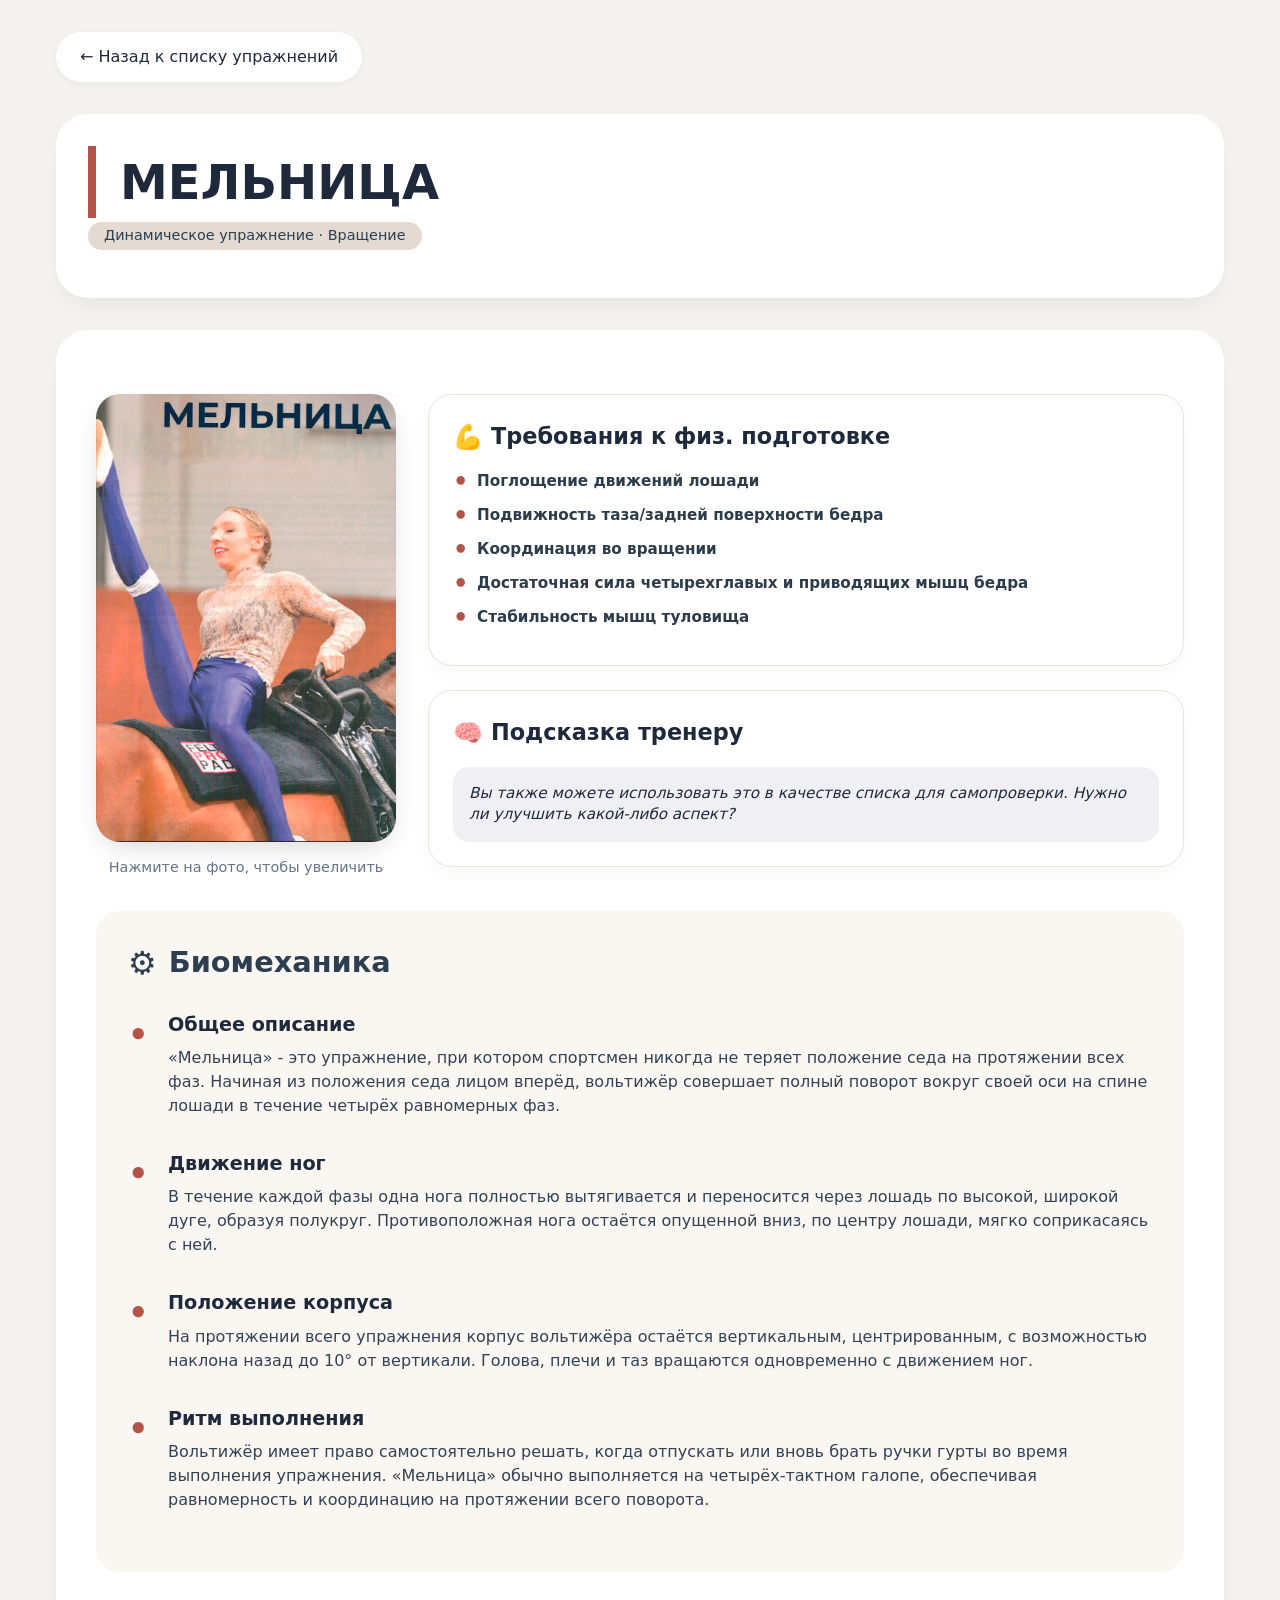
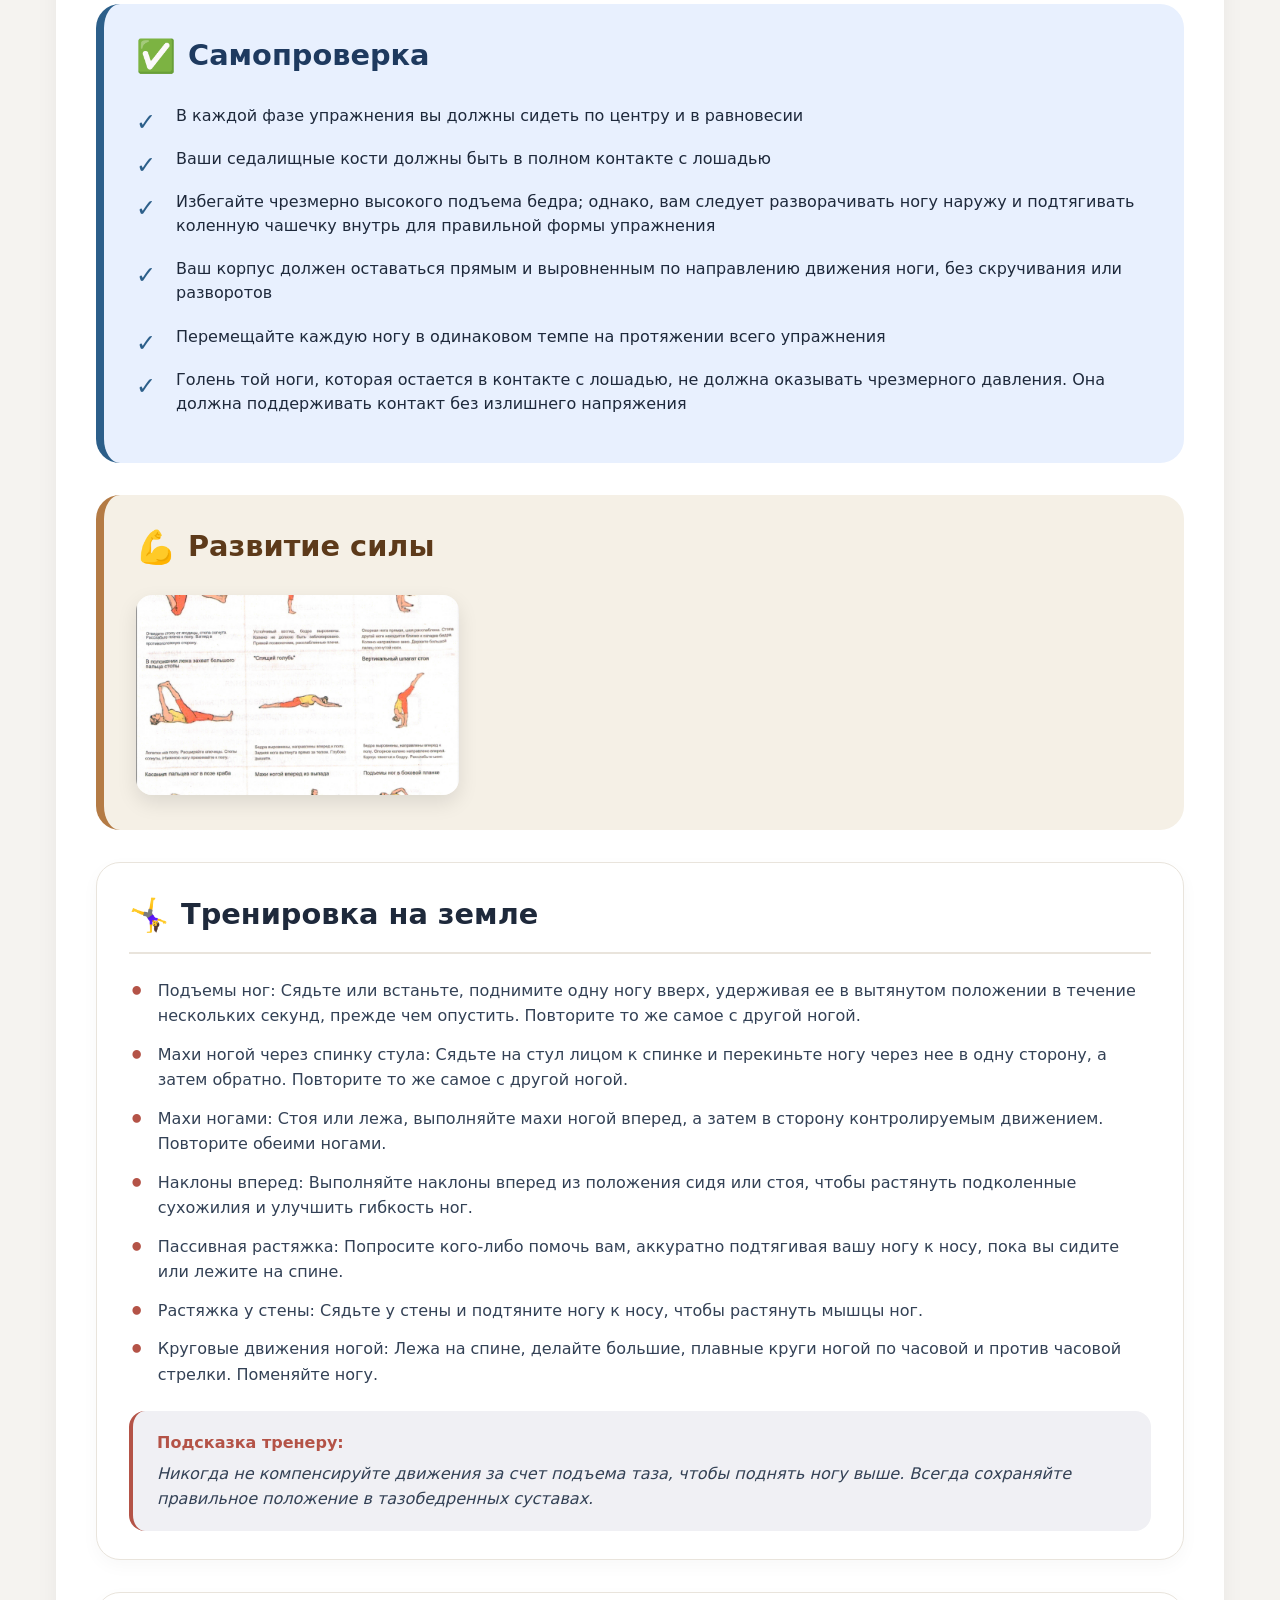
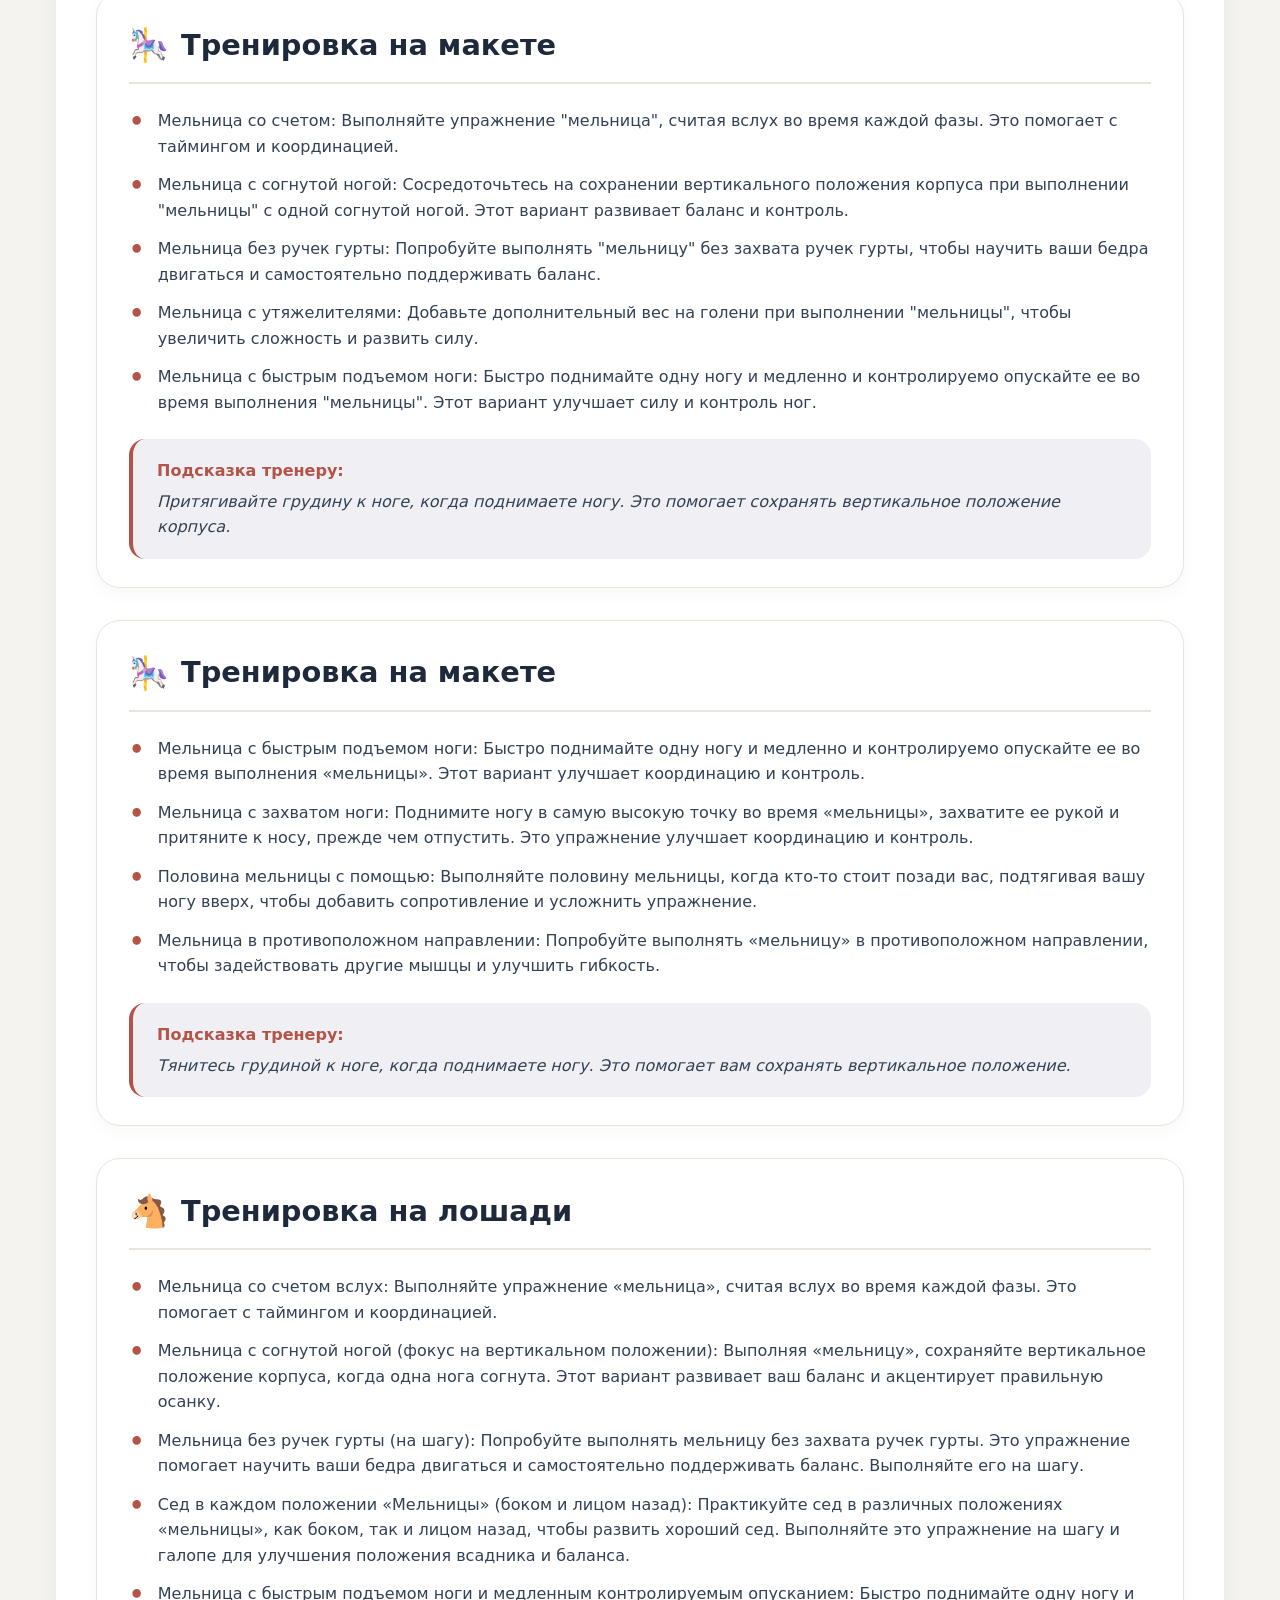
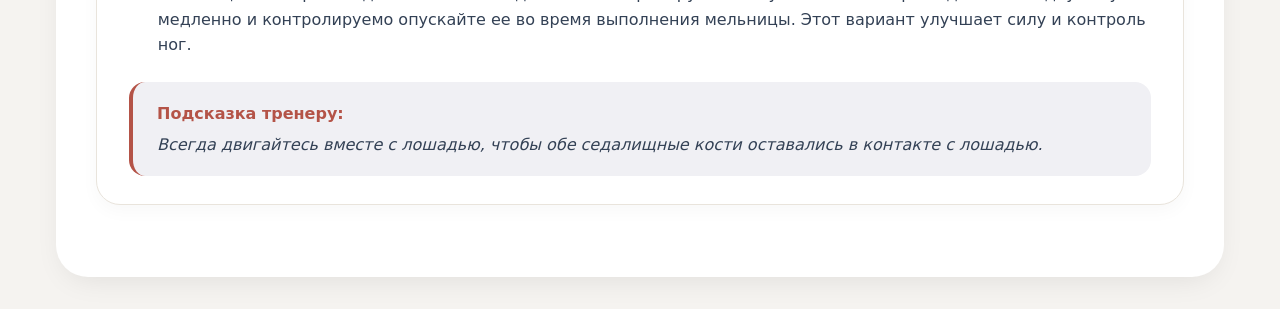
<file: mill.html>
<!DOCTYPE html>
<html lang="ru">
<head>
    <meta charset="UTF-8">
    <meta name="viewport" content="width=device-width, initial-scale=1.0">
    <title>Мельница — упражнение по вольтижировке</title>
    <link rel="stylesheet" href="style.css">
    <style>
        /* Дополнительные стили только для этой страницы */
        .exercise-header {
            background: white;
            border-radius: 32px;
            padding: 2rem;
            margin-bottom: 2rem;
            box-shadow: 0 10px 30px -10px rgba(0,0,0,0.1);
        }

        /* ДВЕ КОЛОНКИ: фото + блоки */
        .two-columns {
            display: flex;
            gap: 2rem;
            margin: 1.5rem 0;
            align-items: flex-start;
        }

        /* Левая колонка с фото */
        .left-column {
            flex: 0 0 300px;
        }

        /* Правая колонка с блоками */
        .right-column {
            flex: 1;
            display: flex;
            flex-direction: column;
            gap: 1.5rem;
        }

        /* Контейнер для изображения */
        .image-container {
            text-align: center;
        }

        /* Само изображение */
        .clickable-image {
            width: 100%;
            height: auto;
            border-radius: 24px;
            box-shadow: 0 10px 30px -10px rgba(0,0,0,0.2);
            cursor: pointer;
            transition: transform 0.3s ease, box-shadow 0.3s ease;
        }

        .clickable-image:hover {
            transform: scale(1.02);
            box-shadow: 0 15px 40px -5px rgba(0,0,0,0.3);
        }

        .image-caption {
            color: #64748b;
            font-size: 0.9rem;
            margin-top: 0.5rem;
        }

        /* Модальное окно (на весь экран) */
        .modal {
            display: none;
            position: fixed;
            z-index: 1000;
            left: 0;
            top: 0;
            width: 100%;
            height: 100%;
            background-color: rgba(0, 0, 0, 0.9);
            cursor: pointer;
        }

        .modal-content {
            margin: auto;
            display: block;
            max-width: 90%;
            max-height: 90%;
            position: absolute;
            top: 50%;
            left: 50%;
            transform: translate(-50%, -50%);
            border-radius: 8px;
            box-shadow: 0 0 30px rgba(0,0,0,0.5);
        }

        .modal.show {
            display: block;
            animation: fadeIn 0.3s;
        }

        @keyframes fadeIn {
            from { opacity: 0; }
            to { opacity: 1; }
        }

        .close-modal {
            position: absolute;
            top: 20px;
            right: 30px;
            color: white;
            font-size: 40px;
            font-weight: bold;
            cursor: pointer;
            z-index: 1001;
            width: 50px;
            height: 50px;
            display: flex;
            align-items: center;
            justify-content: center;
            background: rgba(255,255,255,0.1);
            border-radius: 50%;
            transition: background 0.3s;
        }

        .close-modal:hover {
            background: rgba(255,255,255,0.2);
        }

        .exercise-content {
            background: white;
            border-radius: 32px;
            padding: 2.5rem;
            box-shadow: 0 10px 30px -10px rgba(0,0,0,0.1);
        }

        h1 {
            font-size: 3rem;
            font-weight: 700;
            color: #1e293b;
            margin-top: 0;
            margin-bottom: 0.25rem;
            border-left: 8px solid #b45347;
            padding-left: 1.5rem;
        }

        /* Блок биомеханики */
        .biomechanics {
            background: #faf7f2;
            border-radius: 24px;
            padding: 1.75rem 2rem;
            margin: 2rem 0;
        }

        .biomechanics h2 {
            font-size: 1.8rem;
            font-weight: 600;
            color: #2c3e50;
            margin-top: 0;
            margin-bottom: 1.5rem;
            display: flex;
            align-items: center;
            gap: 0.75rem;
        }

        .biomechanics h2:before {
            content: '⚙️';
            font-size: 2rem;
        }

        .phase-list {
            list-style: none;
            padding: 0;
            margin: 0;
        }

        .phase-item {
            margin-bottom: 2rem;
            padding-left: 2.5rem;
            position: relative;
        }

        .phase-item:before {
            content: '•';
            position: absolute;
            left: 0;
            top: 0;
            color: #b45347;
            font-weight: bold;
            font-size: 2rem;
        }

        .phase-item strong {
            font-size: 1.2rem;
            color: #1e293b;
            display: block;
            margin-bottom: 0.4rem;
        }

        .phase-item p {
            margin: 0.2rem 0 0 0;
            color: #334155;
            line-height: 1.5;
        }

        /* Блок Самопроверка */
        .self-check {
            background: #e8f0fe;
            border-radius: 24px;
            padding: 1.75rem 2rem;
            margin: 2rem 0;
            border-left: 8px solid #2c5f8a;
        }

        .self-check h2 {
            font-size: 1.8rem;
            font-weight: 600;
            color: #1e3a5f;
            margin-top: 0;
            margin-bottom: 1.5rem;
            display: flex;
            align-items: center;
            gap: 0.75rem;
        }

        .self-check h2:before {
            content: '✅';
            font-size: 2rem;
        }

        .check-list {
            list-style: none;
            padding: 0;
            margin: 0;
        }

        .check-item {
            margin-bottom: 1.2rem;
            padding-left: 2.5rem;
            position: relative;
            color: #1e293b;
            line-height: 1.5;
        }

        .check-item:before {
            content: '✓';
            position: absolute;
            left: 0;
            top: 0;
            color: #2c5f8a;
            font-weight: bold;
            font-size: 1.5rem;
        }

        /* Блок Развитие силы */
        .strength-development {
            background: #f5f0e6;
            border-radius: 24px;
            padding: 1.75rem 2rem;
            margin: 2rem 0;
            border-left: 8px solid #b47b45;
        }

        .strength-development h2 {
            font-size: 1.8rem;
            font-weight: 600;
            color: #5d3a1a;
            margin-top: 0;
            margin-bottom: 1.5rem;
            display: flex;
            align-items: center;
            gap: 0.75rem;
        }

        .strength-development h2:before {
            content: '💪';
            font-size: 2rem;
        }

        .image-grid {
            display: grid;
            grid-template-columns: repeat(3, 1fr);
            gap: 1.5rem;
            margin-top: 1.5rem;
        }

        .grid-item {
            text-align: center;
        }

        .grid-item img {
            width: 100%;
            height: 200px;
            object-fit: cover;
            border-radius: 16px;
            box-shadow: 0 8px 20px rgba(0,0,0,0.1);
            cursor: pointer;
            transition: transform 0.3s ease;
        }

        .grid-item img:hover {
            transform: scale(1.05);
        }

        .grid-item p {
            margin-top: 0.8rem;
            color: #5d3a1a;
            font-weight: 500;
        }

        /* Блоки тренировок */
        .training-block {
            background: #ffffff;
            border-radius: 24px;
            padding: 1.75rem 2rem;
            margin: 2rem 0;
            border: 1px solid #e9e4dc;
            box-shadow: 0 6px 18px rgba(0,0,0,0.03);
        }

        .training-block h2 {
            font-size: 1.8rem;
            font-weight: 600;
            color: #1e293b;
            margin-top: 0;
            margin-bottom: 1.5rem;
            display: flex;
            align-items: center;
            gap: 0.75rem;
            border-bottom: 2px solid #e9e4dc;
            padding-bottom: 0.8rem;
        }

        .training-block h2:before {
            font-size: 2rem;
        }

        .training-block.ground h2:before {
            content: '🤸‍♀️';
        }

        .training-block.model h2:before {
            content: '🎠';
        }

        .training-block.horse h2:before {
            content: '🐴';
        }

        .training-content {
            color: #334155;
            line-height: 1.6;
        }

        .training-content p {
            margin: 1rem 0;
            white-space: pre-line;
        }

        .training-content ul {
            list-style: none;
            padding: 0;
            margin: 1rem 0;
        }

        .training-content li {
            margin-bottom: 0.8rem;
            padding-left: 1.8rem;
            position: relative;
        }

        .training-content li:before {
            content: '•';
            color: #b45347;
            font-weight: bold;
            font-size: 1.5rem;
            position: absolute;
            left: 0;
            top: -0.3rem;
        }

        .coach-tip {
            background: #f0f0f4;
            padding: 1.2rem 1.5rem;
            border-radius: 16px;
            margin-top: 1.5rem;
            font-style: italic;
            border-left: 4px solid #b45347;
        }

        .coach-tip strong {
            color: #b45347;
            display: block;
            margin-bottom: 0.3rem;
            font-style: normal;
        }

        /* Стили для блоков в правой колонке */
        .req-box, .coach-box {
            background: #ffffff;
            border-radius: 24px;
            padding: 1.5rem;
            box-shadow: 0 6px 18px rgba(0,0,0,0.03);
            border: 1px solid #e9e4dc;
        }

        .req-box h2, .coach-box h2 {
            font-size: 1.4rem;
            font-weight: 600;
            color: #1e293b;
            margin-top: 0;
            margin-bottom: 1rem;
            display: flex;
            align-items: center;
            gap: 0.5rem;
        }

        .req-box h2:before {
            content: '💪';
            font-size: 1.5rem;
        }

        .coach-box h2:before {
            content: '🧠';
            font-size: 1.5rem;
        }

        .req-list {
            list-style: none;
            padding: 0;
            margin: 0;
        }

        .req-list li {
            margin-bottom: 0.8rem;
            padding-left: 1.5rem;
            position: relative;
            color: #2d3c4b;
            line-height: 1.4;
            font-size: 0.95rem;
        }

        .req-list li:before {
            content: '•';
            color: #b45347;
            font-weight: bold;
            font-size: 1.5rem;
            position: absolute;
            left: 0;
            top: -0.3rem;
        }

        .coach-note p {
            background: #f0f0f4;
            padding: 1rem;
            border-radius: 16px;
            color: #1e293b;
            font-style: italic;
            line-height: 1.4;
            margin: 0;
            font-size: 0.95rem;
        }

        .badge {
            display: inline-block;
            background: #e3dad1;
            color: #2c3e50;
            padding: 0.2rem 1rem;
            border-radius: 30px;
            font-size: 0.9rem;
            font-weight: 500;
            margin-bottom: 1rem;
        }

        /* Адаптивность для мобильных */
        @media (max-width: 768px) {
            .two-columns {
                flex-direction: column;
            }
            
            .left-column {
                flex: 0 0 auto;
                width: 100%;
                max-width: 300px;
                margin: 0 auto;
            }
            
            .image-grid {
                grid-template-columns: 1fr;
                gap: 1rem;
            }
            
            .grid-item img {
                height: 250px;
            }
            
            .close-modal {
                top: 10px;
                right: 15px;
                font-size: 30px;
            }
        }

        @media (max-width: 650px) {
            h1 { font-size: 2.4rem; }
            .exercise-content { padding: 1.5rem; }
            .training-block { padding: 1.2rem; }
        }
    </style>
</head>
<body>
    <div class="container">
        <!-- Кнопка назад к списку -->
        <a href="index.html" class="back-button">← Назад к списку упражнений</a>

        <!-- Шапка с заголовком -->
        <div class="exercise-header">
            <h1>МЕЛЬНИЦА</h1>
            <div class="badge">Динамическое упражнение · Вращение</div>
        </div>

        <!-- Основной контент -->
        <div class="exercise-content">
            <!-- ДВЕ КОЛОНКИ: фото + блоки -->
            <div class="two-columns">
                <!-- Левая колонка с фото -->
                <div class="left-column">
                    <div class="image-container">
                        <img src="mill-main.jpg" alt="Мельница - техника выполнения" class="clickable-image" onclick="openModal(this)">
                        <p class="image-caption">Нажмите на фото, чтобы увеличить</p>
                    </div>
                </div>

                <!-- Правая колонка с блоками -->
                <div class="right-column">
                    <!-- Требования к физической подготовке -->
                    <div class="req-box">
                        <h2>Требования к физ. подготовке</h2>
                        <ul class="req-list">
                            <li><strong>Поглощение движений лошади</strong></li>
                            <li><strong>Подвижность таза/задней поверхности бедра</strong></li>
                            <li><strong>Координация во вращении</strong></li>
                            <li><strong>Достаточная сила четырехглавых и приводящих мышц бедра</strong></li>
                            <li><strong>Стабильность мышц туловища</strong></li>
                        </ul>
                    </div>

                    <!-- Подсказка тренеру -->
                    <div class="coach-box">
                        <h2>Подсказка тренеру</h2>
                        <div class="coach-note">
                            <p>Вы также можете использовать это в качестве списка для самопроверки. Нужно ли улучшить какой-либо аспект?</p>
                        </div>
                    </div>
                </div>
            </div>

            <!-- Блок биомеханики -->
            <div class="biomechanics">
                <h2>Биомеханика</h2>
                <div class="phase-list">
                    <div class="phase-item">
                        <strong>Общее описание</strong>
                        <p>«Мельница» - это упражнение, при котором спортсмен никогда не теряет положение седа на протяжении всех фаз. Начиная из положения седа лицом вперёд, вольтижёр совершает полный поворот вокруг своей оси на спине лошади в течение четырёх равномерных фаз.</p>
                    </div>
                    <div class="phase-item">
                        <strong>Движение ног</strong>
                        <p>В течение каждой фазы одна нога полностью вытягивается и переносится через лошадь по высокой, широкой дуге, образуя полукруг. Противоположная нога остаётся опущенной вниз, по центру лошади, мягко соприкасаясь с ней.</p>
                    </div>
                    <div class="phase-item">
                        <strong>Положение корпуса</strong>
                        <p>На протяжении всего упражнения корпус вольтижёра остаётся вертикальным, центрированным, с возможностью наклона назад до 10° от вертикали. Голова, плечи и таз вращаются одновременно с движением ног.</p>
                    </div>
                    <div class="phase-item">
                        <strong>Ритм выполнения</strong>
                        <p>Вольтижёр имеет право самостоятельно решать, когда отпускать или вновь брать ручки гурты во время выполнения упражнения. «Мельница» обычно выполняется на четырёх-тактном галопе, обеспечивая равномерность и координацию на протяжении всего поворота.</p>
                    </div>
                </div>
            </div>

            <!-- Блок Самопроверка -->
            <div class="self-check">
                <h2>Самопроверка</h2>
                <ul class="check-list">
                    <li class="check-item">В каждой фазе упражнения вы должны сидеть по центру и в равновесии</li>
                    <li class="check-item">Ваши седалищные кости должны быть в полном контакте с лошадью</li>
                    <li class="check-item">Избегайте чрезмерно высокого подъема бедра; однако, вам следует разворачивать ногу наружу и подтягивать коленную чашечку внутрь для правильной формы упражнения</li>
                    <li class="check-item">Ваш корпус должен оставаться прямым и выровненным по направлению движения ноги, без скручивания или разворотов</li>
                    <li class="check-item">Перемещайте каждую ногу в одинаковом темпе на протяжении всего упражнения</li>
                    <li class="check-item">Голень той ноги, которая остается в контакте с лошадью, не должна оказывать чрезмерного давления. Она должна поддерживать контакт без излишнего напряжения</li>
                </ul>
            </div>

            <!-- Блок Развитие силы (одно фото) -->
            <div class="strength-development">
                <h2>Развитие силы</h2>
                <div class="image-grid">
                    <div class="grid-item">
                        <img src="mill-strength.jpg" alt="Подводящие упражнения" class="clickable-image" onclick="openModal(this)">
                    </div>
                </div>
            </div>

            <!-- БЛОК 1: Тренировка на земле -->
            <div class="training-block ground">
                <h2>Тренировка на земле</h2>
                <div class="training-content">
                    <ul>
                        <li>Подъемы ног: Сядьте или встаньте, поднимите одну ногу вверх, удерживая ее в вытянутом положении в течение нескольких секунд, прежде чем опустить. Повторите то же самое с другой ногой.</li>
                        <li>Махи ногой через спинку стула: Сядьте на стул лицом к спинке и перекиньте ногу через нее в одну сторону, а затем обратно. Повторите то же самое с другой ногой.</li>
                        <li>Махи ногами: Стоя или лежа, выполняйте махи ногой вперед, а затем в сторону контролируемым движением. Повторите обеими ногами.</li>
                        <li>Наклоны вперед: Выполняйте наклоны вперед из положения сидя или стоя, чтобы растянуть подколенные сухожилия и улучшить гибкость ног.</li>
                        <li>Пассивная растяжка: Попросите кого-либо помочь вам, аккуратно подтягивая вашу ногу к носу, пока вы сидите или лежите на спине.</li>
                        <li>Растяжка у стены: Сядьте у стены и подтяните ногу к носу, чтобы растянуть мышцы ног.</li>
                        <li>Круговые движения ногой: Лежа на спине, делайте большие, плавные круги ногой по часовой и против часовой стрелки. Поменяйте ногу.</li>
                    </ul>
                    <div class="coach-tip">
                        <strong>Подсказка тренеру:</strong>
                        Никогда не компенсируйте движения за счет подъема таза, чтобы поднять ногу выше. Всегда сохраняйте правильное положение в тазобедренных суставах.
                    </div>
                </div>
            </div>

            <!-- БЛОК 2: Тренировка на макете -->
            <div class="training-block model">
                <h2>Тренировка на макете</h2>
                <div class="training-content">
                    <ul>
                        <li>Мельница со счетом: Выполняйте упражнение "мельница", считая вслух во время каждой фазы. Это помогает с таймингом и координацией.</li>
                        <li>Мельница с согнутой ногой: Сосредоточьтесь на сохранении вертикального положения корпуса при выполнении "мельницы" с одной согнутой ногой. Этот вариант развивает баланс и контроль.</li>
                        <li>Мельница без ручек гурты: Попробуйте выполнять "мельницу" без захвата ручек гурты, чтобы научить ваши бедра двигаться и самостоятельно поддерживать баланс.</li>
                        <li>Мельница с утяжелителями: Добавьте дополнительный вес на голени при выполнении "мельницы", чтобы увеличить сложность и развить силу.</li>
                        <li>Мельница с быстрым подъемом ноги: Быстро поднимайте одну ногу и медленно и контролируемо опускайте ее во время выполнения "мельницы". Этот вариант улучшает силу и контроль ног.</li>
                    </ul>
                    <div class="coach-tip">
                        <strong>Подсказка тренеру:</strong>
                        Притягивайте грудину к ноге, когда поднимаете ногу. Это помогает сохранять вертикальное положение корпуса.
                    </div>
                </div>
            </div>

            <!-- БЛОК 3: Тренировка на макете (продолжение) -->
            <div class="training-block model">
                <h2>Тренировка на макете</h2>
                <div class="training-content">
                    <ul>
                        <li>Мельница с быстрым подъемом ноги: Быстро поднимайте одну ногу и медленно и контролируемо опускайте ее во время выполнения «мельницы». Этот вариант улучшает координацию и контроль.</li>
                        <li>Мельница с захватом ноги: Поднимите ногу в самую высокую точку во время «мельницы», захватите ее рукой и притяните к носу, прежде чем отпустить. Это упражнение улучшает координацию и контроль.</li>
                        <li>Половина мельницы с помощью: Выполняйте половину мельницы, когда кто-то стоит позади вас, подтягивая вашу ногу вверх, чтобы добавить сопротивление и усложнить упражнение.</li>
                        <li>Мельница в противоположном направлении: Попробуйте выполнять «мельницу» в противоположном направлении, чтобы задействовать другие мышцы и улучшить гибкость.</li>
                    </ul>
                    <div class="coach-tip">
                        <strong>Подсказка тренеру:</strong>
                        Тянитесь грудиной к ноге, когда поднимаете ногу. Это помогает вам сохранять вертикальное положение.
                    </div>
                </div>
            </div>

            <!-- БЛОК 4: Тренировка на лошади -->
            <div class="training-block horse">
                <h2>Тренировка на лошади</h2>
                <div class="training-content">
                    <ul>
                        <li>Мельница со счетом вслух: Выполняйте упражнение «мельница», считая вслух во время каждой фазы. Это помогает с таймингом и координацией.</li>
                        <li>Мельница с согнутой ногой (фокус на вертикальном положении): Выполняя «мельницу», сохраняйте вертикальное положение корпуса, когда одна нога согнута. Этот вариант развивает ваш баланс и акцентирует правильную осанку.</li>
                        <li>Мельница без ручек гурты (на шагу): Попробуйте выполнять мельницу без захвата ручек гурты. Это упражнение помогает научить ваши бедра двигаться и самостоятельно поддерживать баланс. Выполняйте его на шагу.</li>
                        <li>Сед в каждом положении «Мельницы» (боком и лицом назад): Практикуйте сед в различных положениях «мельницы», как боком, так и лицом назад, чтобы развить хороший сед. Выполняйте это упражнение на шагу и галопе для улучшения положения всадника и баланса.</li>
                        <li>Мельница с быстрым подъемом ноги и медленным контролируемым опусканием: Быстро поднимайте одну ногу и медленно и контролируемо опускайте ее во время выполнения мельницы. Этот вариант улучшает силу и контроль ног.</li>
                    </ul>
                    <div class="coach-tip">
                        <strong>Подсказка тренеру:</strong>
                        Всегда двигайтесь вместе с лошадью, чтобы обе седалищные кости оставались в контакте с лошадью.
                    </div>
                </div>
            </div>
        </div>
    </div>

    <!-- Модальное окно для увеличения фото -->
    <div id="imageModal" class="modal" onclick="closeModal()">
        <span class="close-modal" onclick="closeModal()">&times;</span>
        <img class="modal-content" id="modalImage">
    </div>

    <script>
    function openModal(img) {
        var modal = document.getElementById('imageModal');
        var modalImg = document.getElementById('modalImage');
        modal.style.display = 'block';
        modalImg.src = img.src;
        modal.classList.add('show');
    }

    function closeModal() {
        var modal = document.getElementById('imageModal');
        modal.style.display = 'none';
        modal.classList.remove('show');
    }

    // Закрытие по ESC
    document.addEventListener('keydown', function(event) {
        if (event.key === 'Escape') {
            closeModal();
        }
    });

    // Чтобы модальное окно не закрывалось при клике на само фото
    document.getElementById('modalImage').addEventListener('click', function(event) {
        event.stopPropagation();
    });
    </script>
</body>
</html>
</file>
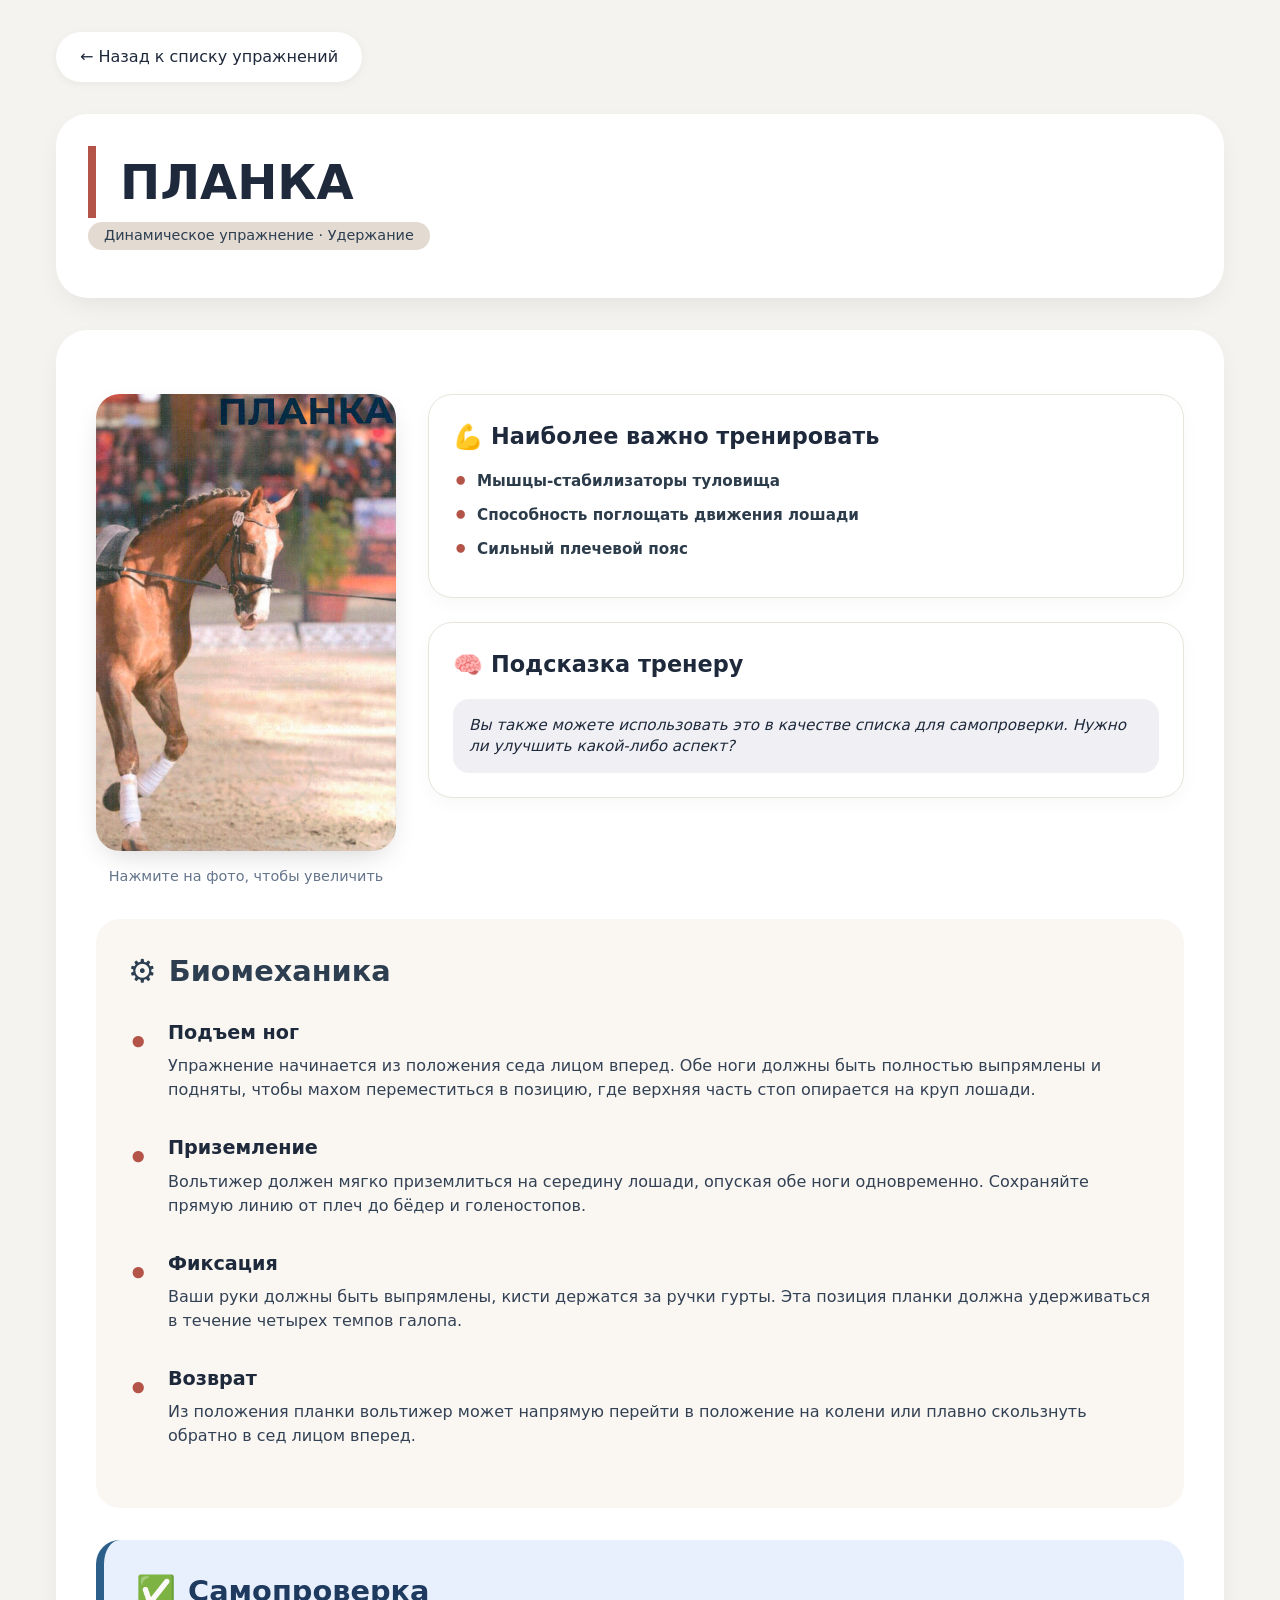
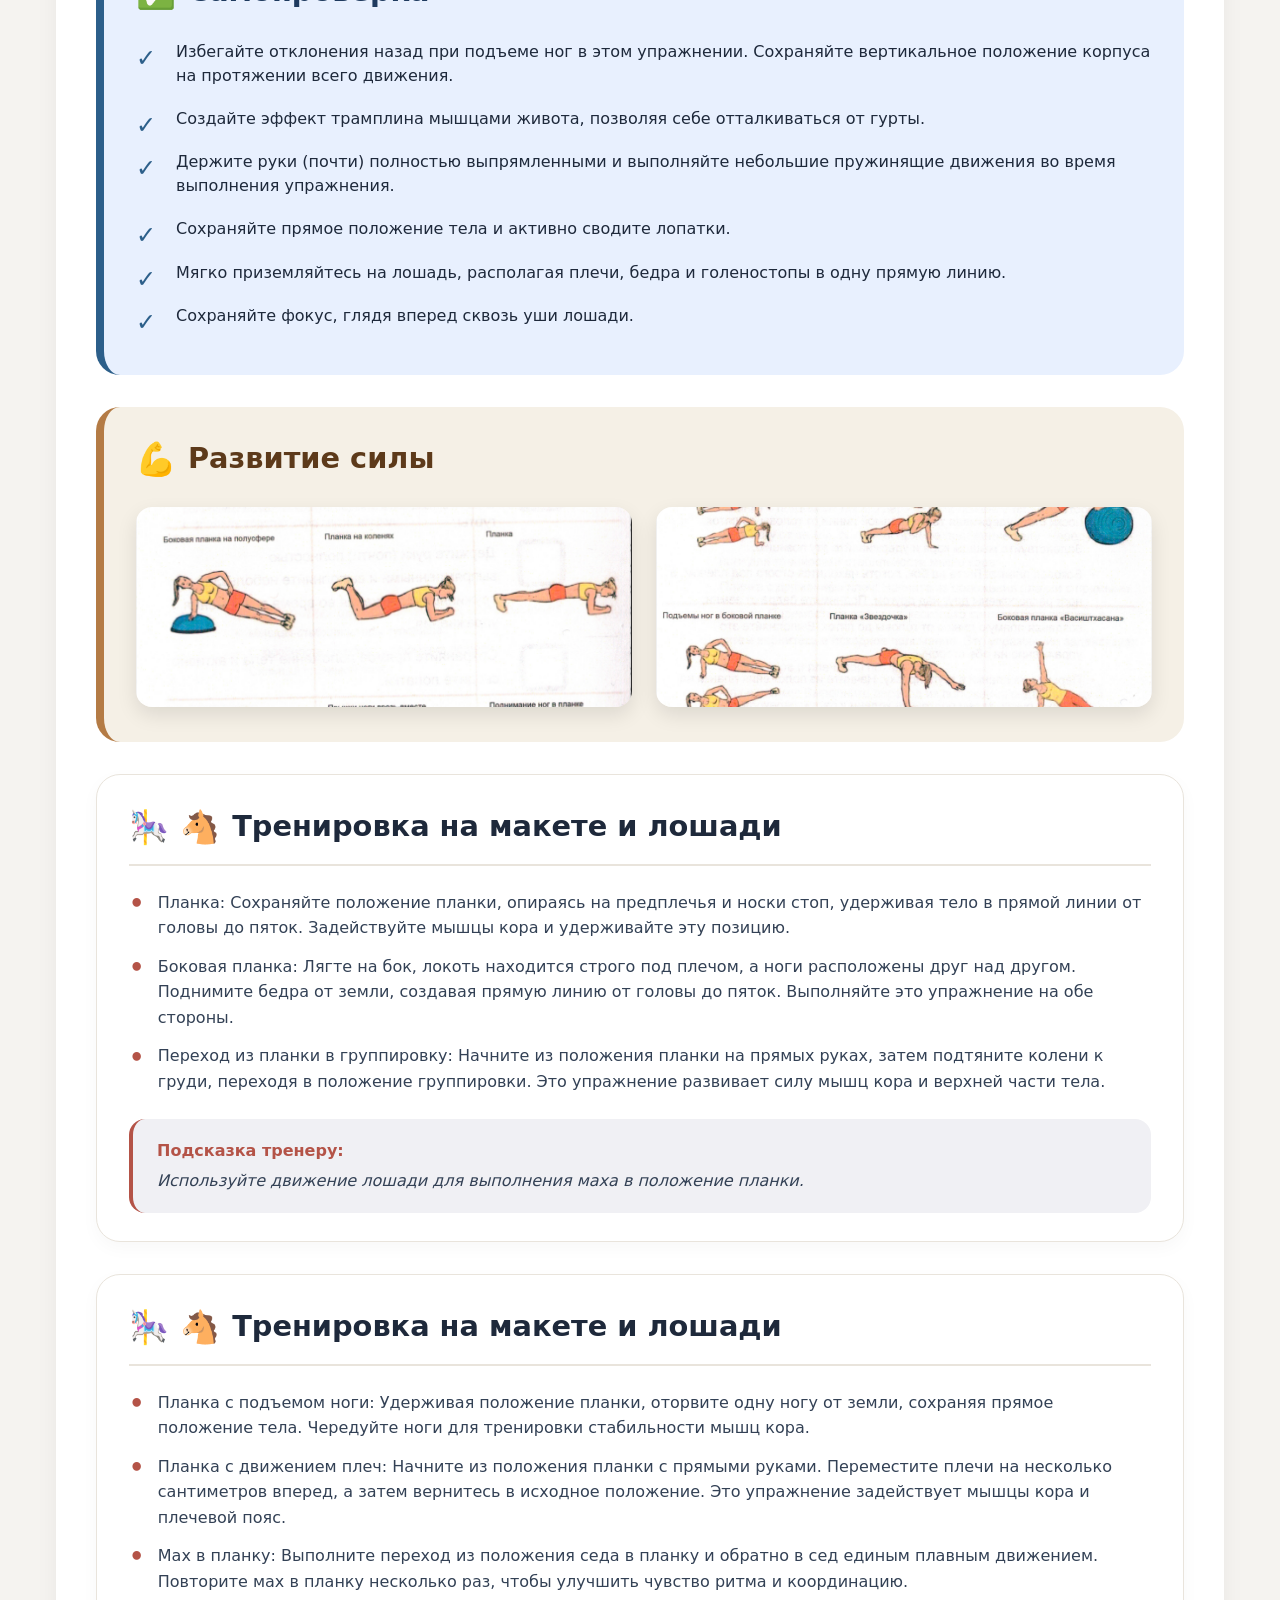
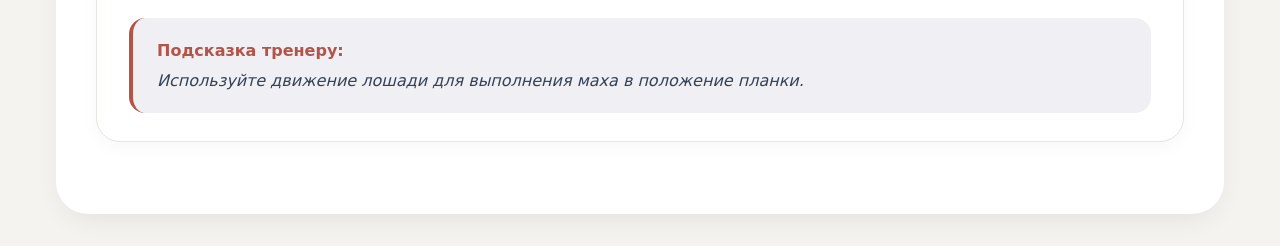
<file: plank.html>
<!DOCTYPE html>
<html lang="ru">
<head>
    <meta charset="UTF-8">
    <meta name="viewport" content="width=device-width, initial-scale=1.0">
    <title>Планка — упражнение по вольтижировке</title>
    <link rel="stylesheet" href="style.css">
    <style>
        /* Дополнительные стили только для этой страницы */
        .exercise-header {
            background: white;
            border-radius: 32px;
            padding: 2rem;
            margin-bottom: 2rem;
            box-shadow: 0 10px 30px -10px rgba(0,0,0,0.1);
        }

        /* ДВЕ КОЛОНКИ: фото + блоки */
        .two-columns {
            display: flex;
            gap: 2rem;
            margin: 1.5rem 0;
            align-items: flex-start;
        }

        /* Левая колонка с фото */
        .left-column {
            flex: 0 0 300px;
        }

        /* Правая колонка с блоками */
        .right-column {
            flex: 1;
            display: flex;
            flex-direction: column;
            gap: 1.5rem;
        }

        /* Контейнер для изображения */
        .image-container {
            text-align: center;
        }

        /* Само изображение */
        .clickable-image {
            width: 100%;
            height: auto;
            border-radius: 24px;
            box-shadow: 0 10px 30px -10px rgba(0,0,0,0.2);
            cursor: pointer;
            transition: transform 0.3s ease, box-shadow 0.3s ease;
        }

        .clickable-image:hover {
            transform: scale(1.02);
            box-shadow: 0 15px 40px -5px rgba(0,0,0,0.3);
        }

        .image-caption {
            color: #64748b;
            font-size: 0.9rem;
            margin-top: 0.5rem;
        }

        /* Модальное окно (на весь экран) */
        .modal {
            display: none;
            position: fixed;
            z-index: 1000;
            left: 0;
            top: 0;
            width: 100%;
            height: 100%;
            background-color: rgba(0, 0, 0, 0.9);
            cursor: pointer;
        }

        .modal-content {
            margin: auto;
            display: block;
            max-width: 90%;
            max-height: 90%;
            position: absolute;
            top: 50%;
            left: 50%;
            transform: translate(-50%, -50%);
            border-radius: 8px;
            box-shadow: 0 0 30px rgba(0,0,0,0.5);
        }

        .modal.show {
            display: block;
            animation: fadeIn 0.3s;
        }

        @keyframes fadeIn {
            from { opacity: 0; }
            to { opacity: 1; }
        }

        .close-modal {
            position: absolute;
            top: 20px;
            right: 30px;
            color: white;
            font-size: 40px;
            font-weight: bold;
            cursor: pointer;
            z-index: 1001;
            width: 50px;
            height: 50px;
            display: flex;
            align-items: center;
            justify-content: center;
            background: rgba(255,255,255,0.1);
            border-radius: 50%;
            transition: background 0.3s;
        }

        .close-modal:hover {
            background: rgba(255,255,255,0.2);
        }

        .exercise-content {
            background: white;
            border-radius: 32px;
            padding: 2.5rem;
            box-shadow: 0 10px 30px -10px rgba(0,0,0,0.1);
        }

        h1 {
            font-size: 3rem;
            font-weight: 700;
            color: #1e293b;
            margin-top: 0;
            margin-bottom: 0.25rem;
            border-left: 8px solid #b45347;
            padding-left: 1.5rem;
        }

        /* Блок биомеханики */
        .biomechanics {
            background: #faf7f2;
            border-radius: 24px;
            padding: 1.75rem 2rem;
            margin: 2rem 0;
        }

        .biomechanics h2 {
            font-size: 1.8rem;
            font-weight: 600;
            color: #2c3e50;
            margin-top: 0;
            margin-bottom: 1.5rem;
            display: flex;
            align-items: center;
            gap: 0.75rem;
        }

        .biomechanics h2:before {
            content: '⚙️';
            font-size: 2rem;
        }

        .phase-list {
            list-style: none;
            padding: 0;
            margin: 0;
        }

        .phase-item {
            margin-bottom: 2rem;
            padding-left: 2.5rem;
            position: relative;
        }

        .phase-item:before {
            content: '•';
            position: absolute;
            left: 0;
            top: 0;
            color: #b45347;
            font-weight: bold;
            font-size: 2rem;
        }

        .phase-item strong {
            font-size: 1.2rem;
            color: #1e293b;
            display: block;
            margin-bottom: 0.4rem;
        }

        .phase-item p {
            margin: 0.2rem 0 0 0;
            color: #334155;
            line-height: 1.5;
        }

        /* Блок Самопроверка */
        .self-check {
            background: #e8f0fe;
            border-radius: 24px;
            padding: 1.75rem 2rem;
            margin: 2rem 0;
            border-left: 8px solid #2c5f8a;
        }

        .self-check h2 {
            font-size: 1.8rem;
            font-weight: 600;
            color: #1e3a5f;
            margin-top: 0;
            margin-bottom: 1.5rem;
            display: flex;
            align-items: center;
            gap: 0.75rem;
        }

        .self-check h2:before {
            content: '✅';
            font-size: 2rem;
        }

        .check-list {
            list-style: none;
            padding: 0;
            margin: 0;
        }

        .check-item {
            margin-bottom: 1.2rem;
            padding-left: 2.5rem;
            position: relative;
            color: #1e293b;
            line-height: 1.5;
        }

        .check-item:before {
            content: '✓';
            position: absolute;
            left: 0;
            top: 0;
            color: #2c5f8a;
            font-weight: bold;
            font-size: 1.5rem;
        }

        /* Блок Развитие силы */
        .strength-development {
            background: #f5f0e6;
            border-radius: 24px;
            padding: 1.75rem 2rem;
            margin: 2rem 0;
            border-left: 8px solid #b47b45;
        }

        .strength-development h2 {
            font-size: 1.8rem;
            font-weight: 600;
            color: #5d3a1a;
            margin-top: 0;
            margin-bottom: 1.5rem;
            display: flex;
            align-items: center;
            gap: 0.75rem;
        }

        .strength-development h2:before {
            content: '💪';
            font-size: 2rem;
        }

        .image-grid {
            display: grid;
            grid-template-columns: repeat(2, 1fr);
            gap: 1.5rem;
            margin-top: 1.5rem;
        }

        .grid-item {
            text-align: center;
        }

        .grid-item img {
            width: 100%;
            height: 200px;
            object-fit: cover;
            border-radius: 16px;
            box-shadow: 0 8px 20px rgba(0,0,0,0.1);
            cursor: pointer;
            transition: transform 0.3s ease;
        }

        .grid-item img:hover {
            transform: scale(1.05);
        }

        .grid-item p {
            margin-top: 0.8rem;
            color: #5d3a1a;
            font-weight: 500;
        }

        /* Блоки тренировок */
        .training-block {
            background: #ffffff;
            border-radius: 24px;
            padding: 1.75rem 2rem;
            margin: 2rem 0;
            border: 1px solid #e9e4dc;
            box-shadow: 0 6px 18px rgba(0,0,0,0.03);
        }

        .training-block h2 {
            font-size: 1.8rem;
            font-weight: 600;
            color: #1e293b;
            margin-top: 0;
            margin-bottom: 1.5rem;
            display: flex;
            align-items: center;
            gap: 0.75rem;
            border-bottom: 2px solid #e9e4dc;
            padding-bottom: 0.8rem;
        }

        .training-block h2:before {
            font-size: 2rem;
        }

        .training-block.model-horse h2:before {
            content: '🎠 🐴';
        }

        .training-content {
            color: #334155;
            line-height: 1.6;
        }

        .training-content p {
            margin: 1rem 0;
            white-space: pre-line;
        }

        .training-content ul {
            list-style: none;
            padding: 0;
            margin: 1rem 0;
        }

        .training-content li {
            margin-bottom: 0.8rem;
            padding-left: 1.8rem;
            position: relative;
        }

        .training-content li:before {
            content: '•';
            color: #b45347;
            font-weight: bold;
            font-size: 1.5rem;
            position: absolute;
            left: 0;
            top: -0.3rem;
        }

        .coach-tip {
            background: #f0f0f4;
            padding: 1.2rem 1.5rem;
            border-radius: 16px;
            margin-top: 1.5rem;
            font-style: italic;
            border-left: 4px solid #b45347;
        }

        .coach-tip strong {
            color: #b45347;
            display: block;
            margin-bottom: 0.3rem;
            font-style: normal;
        }

        /* Стили для блоков в правой колонке */
        .req-box, .coach-box {
            background: #ffffff;
            border-radius: 24px;
            padding: 1.5rem;
            box-shadow: 0 6px 18px rgba(0,0,0,0.03);
            border: 1px solid #e9e4dc;
        }

        .req-box h2, .coach-box h2 {
            font-size: 1.4rem;
            font-weight: 600;
            color: #1e293b;
            margin-top: 0;
            margin-bottom: 1rem;
            display: flex;
            align-items: center;
            gap: 0.5rem;
        }

        .req-box h2:before {
            content: '💪';
            font-size: 1.5rem;
        }

        .coach-box h2:before {
            content: '🧠';
            font-size: 1.5rem;
        }

        .req-list {
            list-style: none;
            padding: 0;
            margin: 0;
        }

        .req-list li {
            margin-bottom: 0.8rem;
            padding-left: 1.5rem;
            position: relative;
            color: #2d3c4b;
            line-height: 1.4;
            font-size: 0.95rem;
        }

        .req-list li:before {
            content: '•';
            color: #b45347;
            font-weight: bold;
            font-size: 1.5rem;
            position: absolute;
            left: 0;
            top: -0.3rem;
        }

        .coach-note p {
            background: #f0f0f4;
            padding: 1rem;
            border-radius: 16px;
            color: #1e293b;
            font-style: italic;
            line-height: 1.4;
            margin: 0;
            font-size: 0.95rem;
        }

        .badge {
            display: inline-block;
            background: #e3dad1;
            color: #2c3e50;
            padding: 0.2rem 1rem;
            border-radius: 30px;
            font-size: 0.9rem;
            font-weight: 500;
            margin-bottom: 1rem;
        }

        /* Адаптивность для мобильных */
        @media (max-width: 768px) {
            .two-columns {
                flex-direction: column;
            }
            
            .left-column {
                flex: 0 0 auto;
                width: 100%;
                max-width: 300px;
                margin: 0 auto;
            }
            
            .image-grid {
                grid-template-columns: 1fr;
                gap: 1rem;
            }
            
            .grid-item img {
                height: 250px;
            }
            
            .close-modal {
                top: 10px;
                right: 15px;
                font-size: 30px;
            }
        }

        @media (max-width: 650px) {
            h1 { font-size: 2.4rem; }
            .exercise-content { padding: 1.5rem; }
            .training-block { padding: 1.2rem; }
        }
    </style>
</head>
<body>
    <div class="container">
        <!-- Кнопка назад к списку -->
        <a href="index.html" class="back-button">← Назад к списку упражнений</a>

        <!-- Шапка с заголовком -->
        <div class="exercise-header">
            <h1>ПЛАНКА</h1>
            <div class="badge">Динамическое упражнение · Удержание</div>
        </div>

        <!-- Основной контент -->
        <div class="exercise-content">
            <!-- ДВЕ КОЛОНКИ: фото + блоки -->
            <div class="two-columns">
                <!-- Левая колонка с фото -->
                <div class="left-column">
                    <div class="image-container">
                        <img src="plank-main.jpg" alt="Планка - техника выполнения" class="clickable-image" onclick="openModal(this)">
                        <p class="image-caption">Нажмите на фото, чтобы увеличить</p>
                    </div>
                </div>

                <!-- Правая колонка с блоками -->
                <div class="right-column">
                    <!-- Что важно тренировать -->
                    <div class="req-box">
                        <h2>Наиболее важно тренировать</h2>
                        <ul class="req-list">
                            <li><strong>Мышцы-стабилизаторы туловища</strong></li>
                            <li><strong>Способность поглощать движения лошади</strong></li>
                            <li><strong>Сильный плечевой пояс</strong></li>
                        </ul>
                    </div>

                    <!-- Подсказка тренеру -->
                    <div class="coach-box">
                        <h2>Подсказка тренеру</h2>
                        <div class="coach-note">
                            <p>Вы также можете использовать это в качестве списка для самопроверки. Нужно ли улучшить какой-либо аспект?</p>
                        </div>
                    </div>
                </div>
            </div>

            <!-- Блок биомеханики -->
            <div class="biomechanics">
                <h2>Биомеханика</h2>
                <div class="phase-list">
                    <div class="phase-item">
                        <strong>Подъем ног</strong>
                        <p>Упражнение начинается из положения седа лицом вперед. Обе ноги должны быть полностью выпрямлены и подняты, чтобы махом переместиться в позицию, где верхняя часть стоп опирается на круп лошади.</p>
                    </div>
                    <div class="phase-item">
                        <strong>Приземление</strong>
                        <p>Вольтижер должен мягко приземлиться на середину лошади, опуская обе ноги одновременно. Сохраняйте прямую линию от плеч до бёдер и голеностопов.</x></p>
                    </div>
                    <div class="phase-item">
                        <strong>Фиксация</strong>
                        <p>Ваши руки должны быть выпрямлены, кисти держатся за ручки гурты. Эта позиция планки должна удерживаться в течение четырех темпов галопа.</p>
                    </div>
                    <div class="phase-item">
                        <strong>Возврат</strong>
                        <p>Из положения планки вольтижер может напрямую перейти в положение на колени или плавно скользнуть обратно в сед лицом вперед.</p>
                    </div>
                </div>
            </div>

            <!-- Блок Самопроверка -->
            <div class="self-check">
                <h2>Самопроверка</h2>
                <ul class="check-list">
                    <li class="check-item">Избегайте отклонения назад при подъеме ног в этом упражнении. Сохраняйте вертикальное положение корпуса на протяжении всего движения.</li>
                    <li class="check-item">Создайте эффект трамплина мышцами живота, позволяя себе отталкиваться от гурты.</li>
                    <li class="check-item">Держите руки (почти) полностью выпрямленными и выполняйте небольшие пружинящие движения во время выполнения упражнения.</li>
                    <li class="check-item">Сохраняйте прямое положение тела и активно сводите лопатки.</li>
                    <li class="check-item">Мягко приземляйтесь на лошадь, располагая плечи, бедра и голеностопы в одну прямую линию.</li>
                    <li class="check-item">Сохраняйте фокус, глядя вперед сквозь уши лошади.</li>
                </ul>
            </div>

            <!-- Блок Развитие силы (2 картинки) -->
            <div class="strength-development">
                <h2>Развитие силы</h2>
                <div class="image-grid">
                    <div class="grid-item">
                        <img src="plank-strength1.jpg" alt="Подводящее упражнение 1" class="clickable-image" onclick="openModal(this)">
                    </div>
                    <div class="grid-item">
                        <img src="plank-strength2.jpg" alt="Подводящее упражнение 2" class="clickable-image" onclick="openModal(this)">
                    </div>
                </div>
            </div>

            <!-- БЛОК 1: Тренировка на макете и лошади -->
            <div class="training-block model-horse">
                <h2>Тренировка на макете и лошади</h2>
                <div class="training-content">
                    <ul>
                        <li>Планка: Сохраняйте положение планки, опираясь на предплечья и носки стоп, удерживая тело в прямой линии от головы до пяток. Задействуйте мышцы кора и удерживайте эту позицию.</li>
                        <li>Боковая планка: Лягте на бок, локоть находится строго под плечом, а ноги расположены друг над другом. Поднимите бедра от земли, создавая прямую линию от головы до пяток. Выполняйте это упражнение на обе стороны.</li>
                        <li>Переход из планки в группировку: Начните из положения планки на прямых руках, затем подтяните колени к груди, переходя в положение группировки. Это упражнение развивает силу мышц кора и верхней части тела.</li>
                    </ul>
                    <div class="coach-tip">
                        <strong>Подсказка тренеру:</strong>
                        Используйте движение лошади для выполнения маха в положение планки.
                    </div>
                </div>
            </div>

            <!-- БЛОК 2: Тренировка на макете и лошади (продолжение) -->
            <div class="training-block model-horse">
                <h2>Тренировка на макете и лошади</h2>
                <div class="training-content">
                    <ul>
                        <li>Планка с подъемом ноги: Удерживая положение планки, оторвите одну ногу от земли, сохраняя прямое положение тела. Чередуйте ноги для тренировки стабильности мышц кора.</li>
                        <li>Планка с движением плеч: Начните из положения планки с прямыми руками. Переместите плечи на несколько сантиметров вперед, а затем вернитесь в исходное положение. Это упражнение задействует мышцы кора и плечевой пояс.</li>
                        <li>Мах в планку: Выполните переход из положения седа в планку и обратно в сед единым плавным движением. Повторите мах в планку несколько раз, чтобы улучшить чувство ритма и координацию.</li>
                    </ul>
                    <div class="coach-tip">
                        <strong>Подсказка тренеру:</strong>
                        Используйте движение лошади для выполнения маха в положение планки.
                    </div>
                </div>
            </div>
        </div>
    </div>

    <!-- Модальное окно для увеличения фото -->
    <div id="imageModal" class="modal" onclick="closeModal()">
        <span class="close-modal" onclick="closeModal()">&times;</span>
        <img class="modal-content" id="modalImage">
    </div>

    <script>
    function openModal(img) {
        var modal = document.getElementById('imageModal');
        var modalImg = document.getElementById('modalImage');
        modal.style.display = 'block';
        modalImg.src = img.src;
        modal.classList.add('show');
    }

    function closeModal() {
        var modal = document.getElementById('imageModal');
        modal.style.display = 'none';
        modal.classList.remove('show');
    }

    // Закрытие по ESC
    document.addEventListener('keydown', function(event) {
        if (event.key === 'Escape') {
            closeModal();
        }
    });

    // Чтобы модальное окно не закрывалось при клике на само фото
    document.getElementById('modalImage').addEventListener('click', function(event) {
        event.stopPropagation();
    });
    </script>
</body>
</html>
</file>
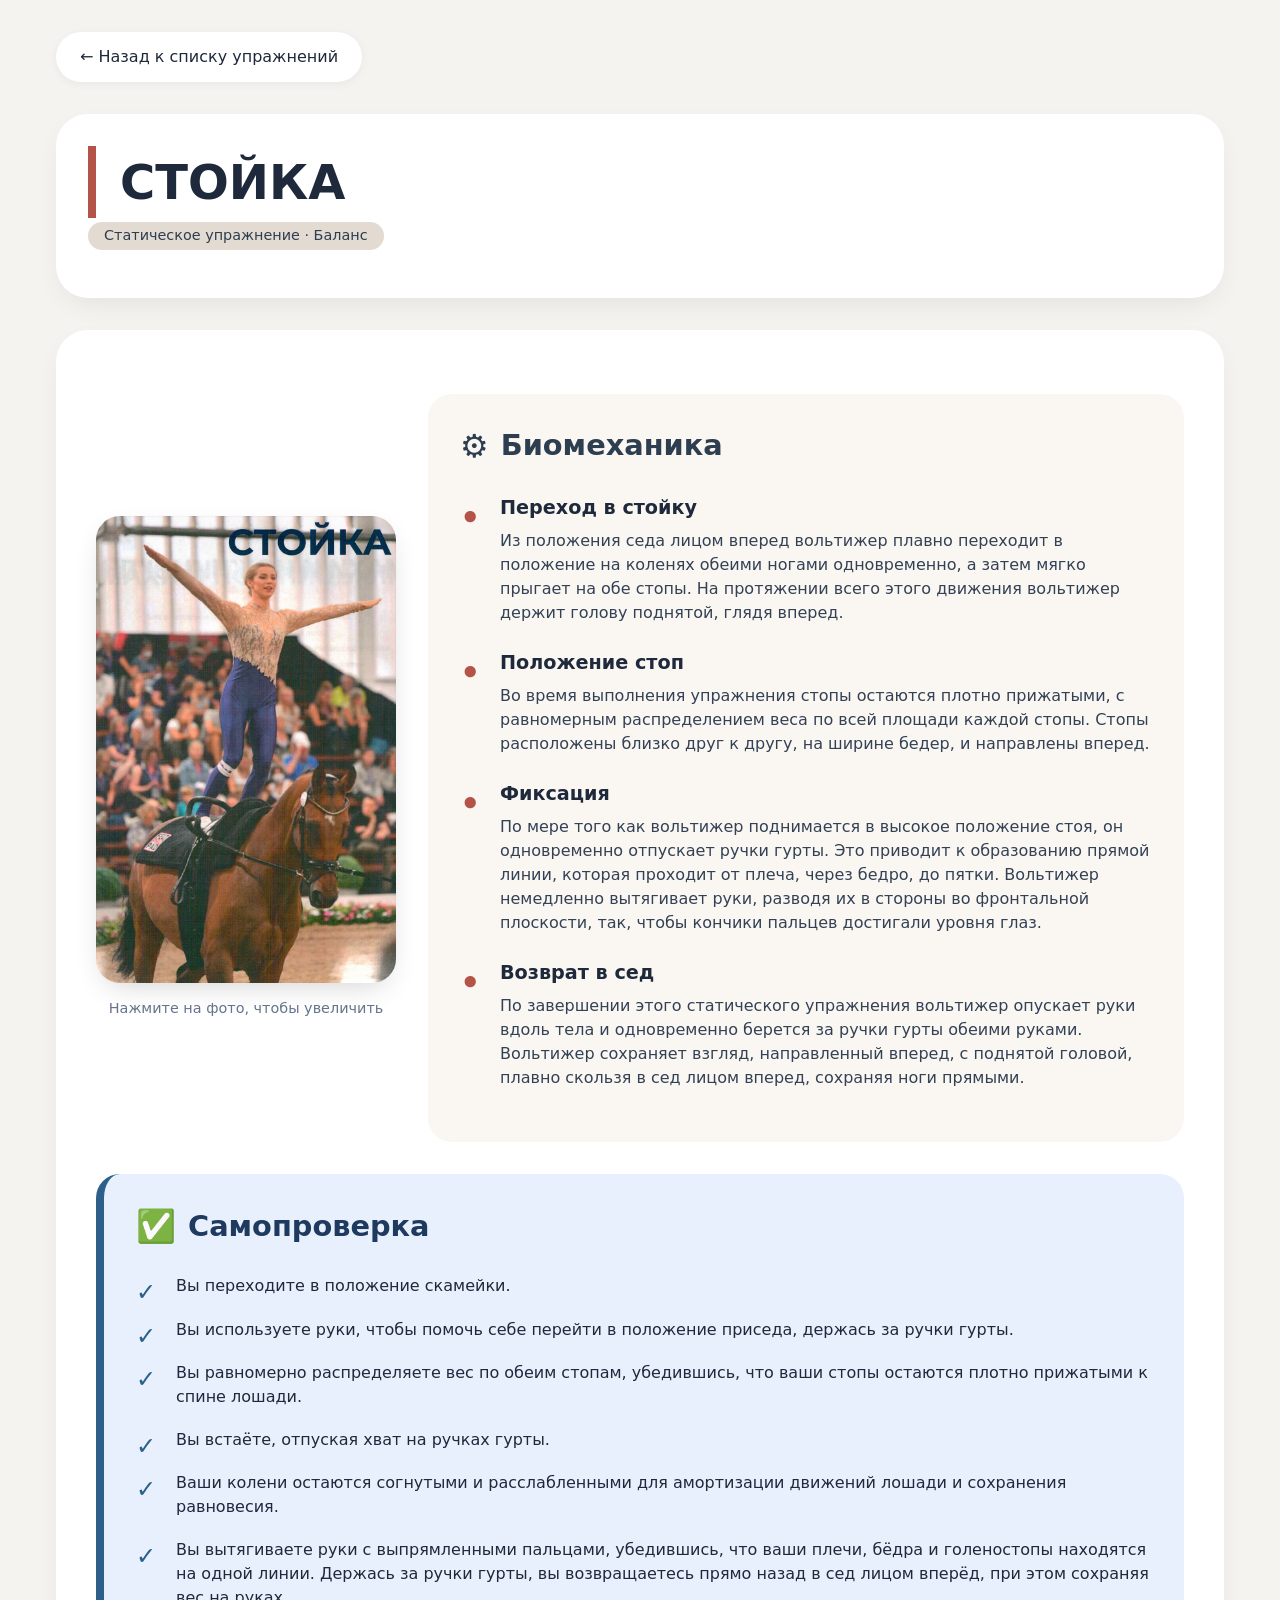
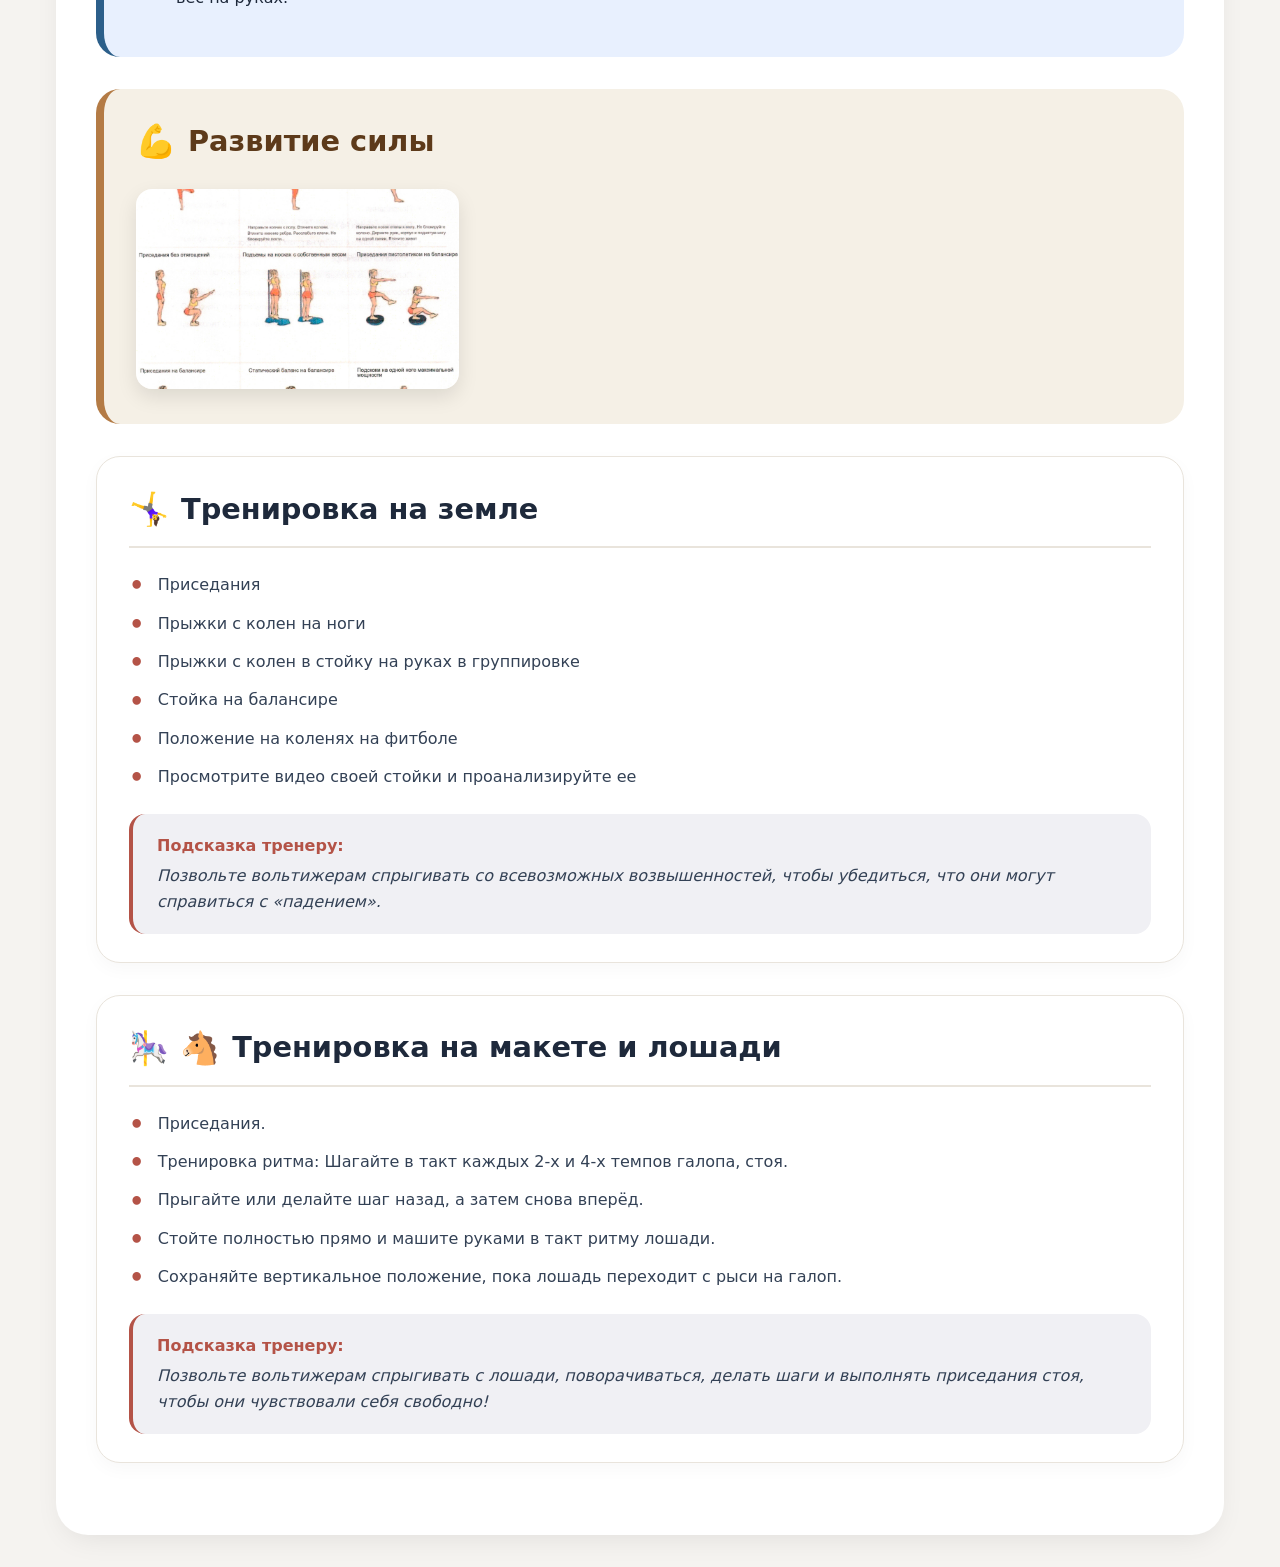
<file: stand.html>
<!DOCTYPE html>
<html lang="ru">
<head>
    <meta charset="UTF-8">
    <meta name="viewport" content="width=device-width, initial-scale=1.0">
    <title>Стойка — упражнение по вольтижировке</title>
    <link rel="stylesheet" href="style.css">
    <style>
        /* Дополнительные стили только для этой страницы */
        .exercise-header {
            background: white;
            border-radius: 32px;
            padding: 2rem;
            margin-bottom: 2rem;
            box-shadow: 0 10px 30px -10px rgba(0,0,0,0.1);
        }

        /* ДВЕ КОЛОНКИ: фото + биомеханика */
        .two-columns {
            display: flex;
            gap: 2rem;
            margin: 1.5rem 0;
            align-items: center; /* выравнивание по центру вертикали */
        }

        /* Левая колонка с фото */
        .left-column {
            flex: 0 0 300px;
        }

        /* Правая колонка с биомеханикой */
        .right-column {
            flex: 1;
        }

        /* Контейнер для изображения */
        .image-container {
            text-align: center;
        }

        /* Само изображение */
        .clickable-image {
            width: 100%;
            height: auto;
            border-radius: 24px;
            box-shadow: 0 10px 30px -10px rgba(0,0,0,0.2);
            cursor: pointer;
            transition: transform 0.3s ease, box-shadow 0.3s ease;
        }

        .clickable-image:hover {
            transform: scale(1.02);
            box-shadow: 0 15px 40px -5px rgba(0,0,0,0.3);
        }

        .image-caption {
            color: #64748b;
            font-size: 0.9rem;
            margin-top: 0.5rem;
        }

        /* Модальное окно (на весь экран) */
        .modal {
            display: none;
            position: fixed;
            z-index: 1000;
            left: 0;
            top: 0;
            width: 100%;
            height: 100%;
            background-color: rgba(0, 0, 0, 0.9);
            cursor: pointer;
        }

        .modal-content {
            margin: auto;
            display: block;
            max-width: 90%;
            max-height: 90%;
            position: absolute;
            top: 50%;
            left: 50%;
            transform: translate(-50%, -50%);
            border-radius: 8px;
            box-shadow: 0 0 30px rgba(0,0,0,0.5);
        }

        .modal.show {
            display: block;
            animation: fadeIn 0.3s;
        }

        @keyframes fadeIn {
            from { opacity: 0; }
            to { opacity: 1; }
        }

        .close-modal {
            position: absolute;
            top: 20px;
            right: 30px;
            color: white;
            font-size: 40px;
            font-weight: bold;
            cursor: pointer;
            z-index: 1001;
            width: 50px;
            height: 50px;
            display: flex;
            align-items: center;
            justify-content: center;
            background: rgba(255,255,255,0.1);
            border-radius: 50%;
            transition: background 0.3s;
        }

        .close-modal:hover {
            background: rgba(255,255,255,0.2);
        }

        .exercise-content {
            background: white;
            border-radius: 32px;
            padding: 2.5rem;
            box-shadow: 0 10px 30px -10px rgba(0,0,0,0.1);
        }

        h1 {
            font-size: 3rem;
            font-weight: 700;
            color: #1e293b;
            margin-top: 0;
            margin-bottom: 0.25rem;
            border-left: 8px solid #b45347;
            padding-left: 1.5rem;
        }

        /* Блок биомеханики (в правой колонке) */
        .biomechanics {
            background: #faf7f2;
            border-radius: 24px;
            padding: 1.75rem 2rem;
            margin: 0;
        }

        .biomechanics h2 {
            font-size: 1.8rem;
            font-weight: 600;
            color: #2c3e50;
            margin-top: 0;
            margin-bottom: 1.5rem;
            display: flex;
            align-items: center;
            gap: 0.75rem;
        }

        .biomechanics h2:before {
            content: '⚙️';
            font-size: 2rem;
        }

        .phase-list {
            list-style: none;
            padding: 0;
            margin: 0;
        }

        .phase-item {
            margin-bottom: 1.5rem;
            padding-left: 2.5rem;
            position: relative;
        }

        .phase-item:before {
            content: '•';
            position: absolute;
            left: 0;
            top: 0;
            color: #b45347;
            font-weight: bold;
            font-size: 2rem;
        }

        .phase-item strong {
            font-size: 1.2rem;
            color: #1e293b;
            display: block;
            margin-bottom: 0.4rem;
        }

        .phase-item p {
            margin: 0.2rem 0 0 0;
            color: #334155;
            line-height: 1.5;
        }

        /* Блок Самопроверка */
        .self-check {
            background: #e8f0fe;
            border-radius: 24px;
            padding: 1.75rem 2rem;
            margin: 2rem 0;
            border-left: 8px solid #2c5f8a;
        }

        .self-check h2 {
            font-size: 1.8rem;
            font-weight: 600;
            color: #1e3a5f;
            margin-top: 0;
            margin-bottom: 1.5rem;
            display: flex;
            align-items: center;
            gap: 0.75rem;
        }

        .self-check h2:before {
            content: '✅';
            font-size: 2rem;
        }

        .check-list {
            list-style: none;
            padding: 0;
            margin: 0;
        }

        .check-item {
            margin-bottom: 1.2rem;
            padding-left: 2.5rem;
            position: relative;
            color: #1e293b;
            line-height: 1.5;
        }

        .check-item:before {
            content: '✓';
            position: absolute;
            left: 0;
            top: 0;
            color: #2c5f8a;
            font-weight: bold;
            font-size: 1.5rem;
        }

        /* Блок Развитие силы */
        .strength-development {
            background: #f5f0e6;
            border-radius: 24px;
            padding: 1.75rem 2rem;
            margin: 2rem 0;
            border-left: 8px solid #b47b45;
        }

        .strength-development h2 {
            font-size: 1.8rem;
            font-weight: 600;
            color: #5d3a1a;
            margin-top: 0;
            margin-bottom: 1.5rem;
            display: flex;
            align-items: center;
            gap: 0.75rem;
        }

        .strength-development h2:before {
            content: '💪';
            font-size: 2rem;
        }

        .image-grid {
            display: grid;
            grid-template-columns: repeat(3, 1fr);
            gap: 1.5rem;
            margin-top: 1.5rem;
        }

        .grid-item {
            text-align: center;
        }

        .grid-item img {
            width: 100%;
            height: 200px;
            object-fit: cover;
            border-radius: 16px;
            box-shadow: 0 8px 20px rgba(0,0,0,0.1);
            cursor: pointer;
            transition: transform 0.3s ease;
        }


        .grid-item img:hover {
            transform: scale(1.05);
        }

        .grid-item p {
            margin-top: 0.8rem;
            color: #5d3a1a;
            font-weight: 500;
        }

        /* Блоки тренировок */
        .training-block {
            background: #ffffff;
            border-radius: 24px;
            padding: 1.75rem 2rem;
            margin: 2rem 0;
            border: 1px solid #e9e4dc;
            box-shadow: 0 6px 18px rgba(0,0,0,0.03);
        }

        .training-block h2 {
            font-size: 1.8rem;
            font-weight: 600;
            color: #1e293b;
            margin-top: 0;
            margin-bottom: 1.5rem;
            display: flex;
            align-items: center;
            gap: 0.75rem;
            border-bottom: 2px solid #e9e4dc;
            padding-bottom: 0.8rem;
        }

        .training-block h2:before {
            font-size: 2rem;
        }

        .training-block.ground h2:before {
            content: '🤸‍♀️';
        }

        .training-block.model-horse h2:before {
            content: '🎠 🐴';
        }

        .training-content {
            color: #334155;
            line-height: 1.6;
        }

        .training-content p {
            margin: 1rem 0;
            white-space: pre-line;
        }

        .training-content ul {
            list-style: none;
            padding: 0;
            margin: 1rem 0;
        }

        .training-content li {
            margin-bottom: 0.8rem;
            padding-left: 1.8rem;
            position: relative;
        }

        .training-content li:before {
            content: '•';
            color: #b45347;
            font-weight: bold;
            font-size: 1.5rem;
            position: absolute;
            left: 0;
            top: -0.3rem;
        }

        .coach-tip {
            background: #f0f0f4;
            padding: 1.2rem 1.5rem;
            border-radius: 16px;
            margin-top: 1.5rem;
            font-style: italic;
            border-left: 4px solid #b45347;
        }

        .coach-tip strong {
            color: #b45347;
            display: block;
            margin-bottom: 0.3rem;
            font-style: normal;
        }

        .badge {
            display: inline-block;
            background: #e3dad1;
            color: #2c3e50;
            padding: 0.2rem 1rem;
            border-radius: 30px;
            font-size: 0.9rem;
            font-weight: 500;
            margin-bottom: 1rem;
        }

        /* Адаптивность для мобильных */
        @media (max-width: 768px) {
            .two-columns {
                flex-direction: column;
                align-items: flex-start;
            }
            
            .left-column {
                flex: 0 0 auto;
                width: 100%;
                max-width: 300px;
                margin: 0 auto;
            }
            
            .biomechanics {
                margin-top: 1.5rem;
            }
            
            .close-modal {
                top: 10px;
                right: 15px;
                font-size: 30px;
            }
        }

        @media (max-width: 650px) {
            h1 { font-size: 2.4rem; }
            .exercise-content { padding: 1.5rem; }
            .training-block { padding: 1.2rem; }
        }
    </style>
</head>
<body>
    <div class="container">
        <!-- Кнопка назад к списку -->
        <a href="index.html" class="back-button">← Назад к списку упражнений</a>

        <!-- Шапка с заголовком -->
        <div class="exercise-header">
            <h1>СТОЙКА</h1>
            <div class="badge">Статическое упражнение · Баланс</div>
        </div>

        <!-- Основной контент -->
        <div class="exercise-content">
            <!-- ДВЕ КОЛОНКИ: фото + биомеханика -->
            <div class="two-columns">
                <!-- Левая колонка с фото -->
                <div class="left-column">
                    <div class="image-container">
                        <img src="stand-main.jpg" alt="Стойка - техника выполнения" class="clickable-image" onclick="openModal(this)">
                        <p class="image-caption">Нажмите на фото, чтобы увеличить</p>
                    </div>
                </div>

                <!-- Правая колонка с биомеханикой -->
                <div class="right-column">
                    <!-- Блок биомеханики (теперь справа от фото) -->
                    <div class="biomechanics">
                        <h2>Биомеханика</h2>
                        <div class="phase-list">
                            <div class="phase-item">
                                <strong>Переход в стойку</strong>
                                <p>Из положения седа лицом вперед вольтижер плавно переходит в положение на коленях обеими ногами одновременно, а затем мягко прыгает на обе стопы. На протяжении всего этого движения вольтижер держит голову поднятой, глядя вперед.</p>
                            </div>
                            <div class="phase-item">
                                <strong>Положение стоп</strong>
                                <p>Во время выполнения упражнения стопы остаются плотно прижатыми, с равномерным распределением веса по всей площади каждой стопы. Стопы расположены близко друг к другу, на ширине бедер, и направлены вперед.</p>
                            </div>
                            <div class="phase-item">
                                <strong>Фиксация</strong>
                                <p>По мере того как вольтижер поднимается в высокое положение стоя, он одновременно отпускает ручки гурты. Это приводит к образованию прямой линии, которая проходит от плеча, через бедро, до пятки. Вольтижер немедленно вытягивает руки, разводя их в стороны во фронтальной плоскости, так, чтобы кончики пальцев достигали уровня глаз.</p>
                            </div>
                            <div class="phase-item">
                                <strong>Возврат в сед</strong>
                                <p>По завершении этого статического упражнения вольтижер опускает руки вдоль тела и одновременно берется за ручки гурты обеими руками. Вольтижер сохраняет взгляд, направленный вперед, с поднятой головой, плавно скользя в сед лицом вперед, сохраняя ноги прямыми.</p>
                            </div>
                        </div>
                    </div>
                </div>
            </div>

            <!-- Блок Самопроверка -->
            <div class="self-check">
                <h2>Самопроверка</h2>
                <ul class="check-list">
                    <li class="check-item">Вы переходите в положение скамейки.</li>
                    <li class="check-item">Вы используете руки, чтобы помочь себе перейти в положение приседа, держась за ручки гурты.</li>
                    <li class="check-item">Вы равномерно распределяете вес по обеим стопам, убедившись, что ваши стопы остаются плотно прижатыми к спине лошади.</li>
                    <li class="check-item">Вы встаёте, отпуская хват на ручках гурты.</li>
                    <li class="check-item">Ваши колени остаются согнутыми и расслабленными для амортизации движений лошади и сохранения равновесия.</li>
                    <li class="check-item">Вы вытягиваете руки с выпрямленными пальцами, убедившись, что ваши плечи, бёдра и голеностопы находятся на одной линии. Держась за ручки гурты, вы возвращаетесь прямо назад в сед лицом вперёд, при этом сохраняя вес на руках.</li>
                </ul>
            </div>

            <!-- Блок Развитие силы (одно фото) -->
            <div class="strength-development">
                <h2>Развитие силы</h2>
                <div class="image-grid">
                    <div class="grid-item">
                        <img src="stand-strength.jpg" alt="Подводящие упражнения" class="clickable-image" onclick="openModal(this)">
                    </div>
                </div>
            </div>

            <!-- БЛОК 1: Тренировка на земле -->
            <div class="training-block ground">
                <h2>Тренировка на земле</h2>
                <div class="training-content">
                    <ul>
                        <li>Приседания</li>
                        <li>Прыжки с колен на ноги</li>
                        <li>Прыжки с колен в стойку на руках в группировке</li>
                        <li>Стойка на балансире</li>
                        <li>Положение на коленях на фитболе</li>
                        <li>Просмотрите видео своей стойки и проанализируйте ее</li>
                    </ul>
                    <div class="coach-tip">
                        <strong>Подсказка тренеру:</strong>
                        Позвольте вольтижерам спрыгивать со всевозможных возвышенностей, чтобы убедиться, что они могут справиться с «падением».
                    </div>
                </div>
            </div>

            <!-- БЛОК 2: Тренировка на макете и лошади -->
            <div class="training-block model-horse">
                <h2>Тренировка на макете и лошади</h2>
                <div class="training-content">
                    <ul>
                        <li>Приседания.</li>
                        <li>Тренировка ритма: Шагайте в такт каждых 2-х и 4-х темпов галопа, стоя.</li>
                        <li>Прыгайте или делайте шаг назад, а затем снова вперёд.</li>
                        <li>Стойте полностью прямо и машите руками в такт ритму лошади.</li>
                        <li>Сохраняйте вертикальное положение, пока лошадь переходит с рыси на галоп.</li>
                    </ul>
                    <div class="coach-tip">
                        <strong>Подсказка тренеру:</strong>
                        Позвольте вольтижерам спрыгивать с лошади, поворачиваться, делать шаги и выполнять приседания стоя, чтобы они чувствовали себя свободно!
                    </div>
                </div>
            </div>
        </div>
    </div>

    <!-- Модальное окно для увеличения фото -->
    <div id="imageModal" class="modal" onclick="closeModal()">
        <span class="close-modal" onclick="closeModal()">&times;</span>
        <img class="modal-content" id="modalImage">
    </div>

    <script>
    function openModal(img) {
        var modal = document.getElementById('imageModal');
        var modalImg = document.getElementById('modalImage');
        modal.style.display = 'block';
        modalImg.src = img.src;
        modal.classList.add('show');
    }

    function closeModal() {
        var modal = document.getElementById('imageModal');
        modal.style.display = 'none';
        modal.classList.remove('show');
    }

    // Закрытие по ESC
    document.addEventListener('keydown', function(event) {
        if (event.key === 'Escape') {
            closeModal();
        }
    });

    // Чтобы модальное окно не закрывалось при клике на само фото
    document.getElementById('modalImage').addEventListener('click', function(event) {
        event.stopPropagation();
    });
    </script>
</body>
</html>
</file>
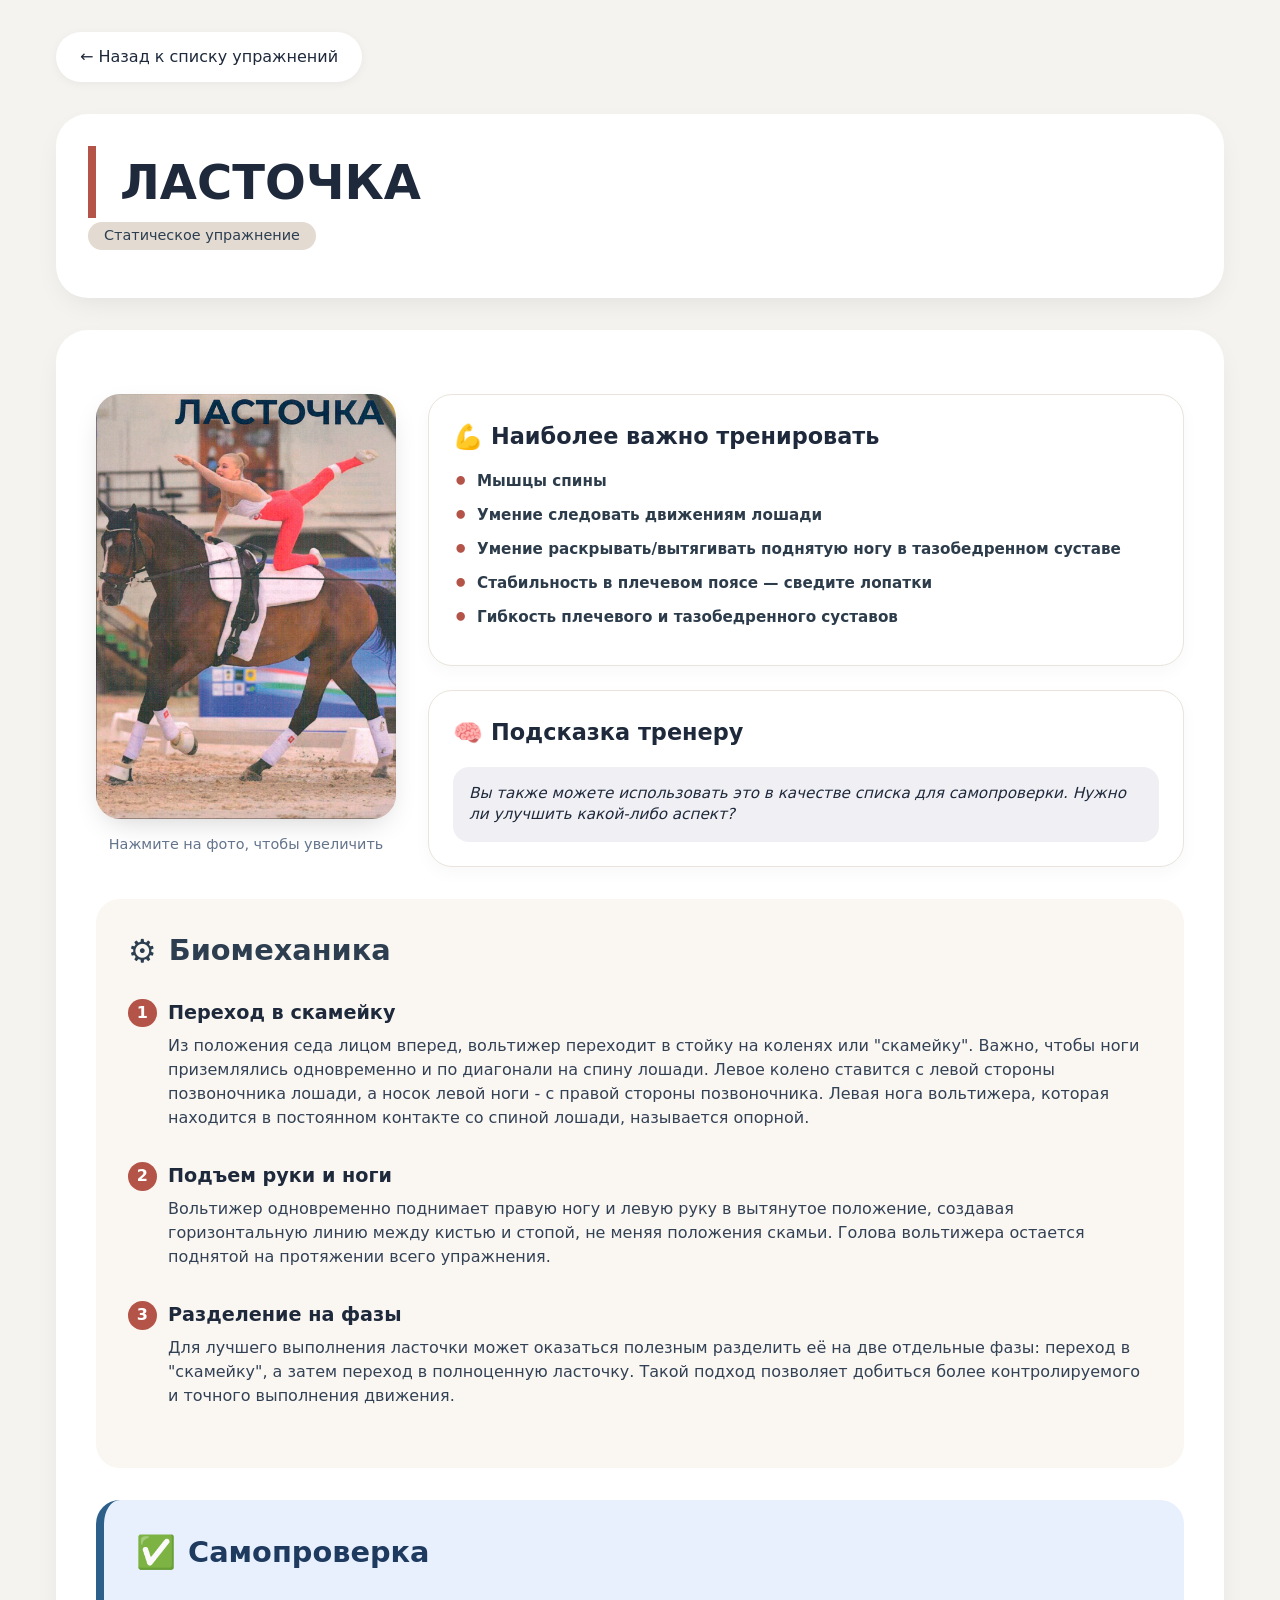
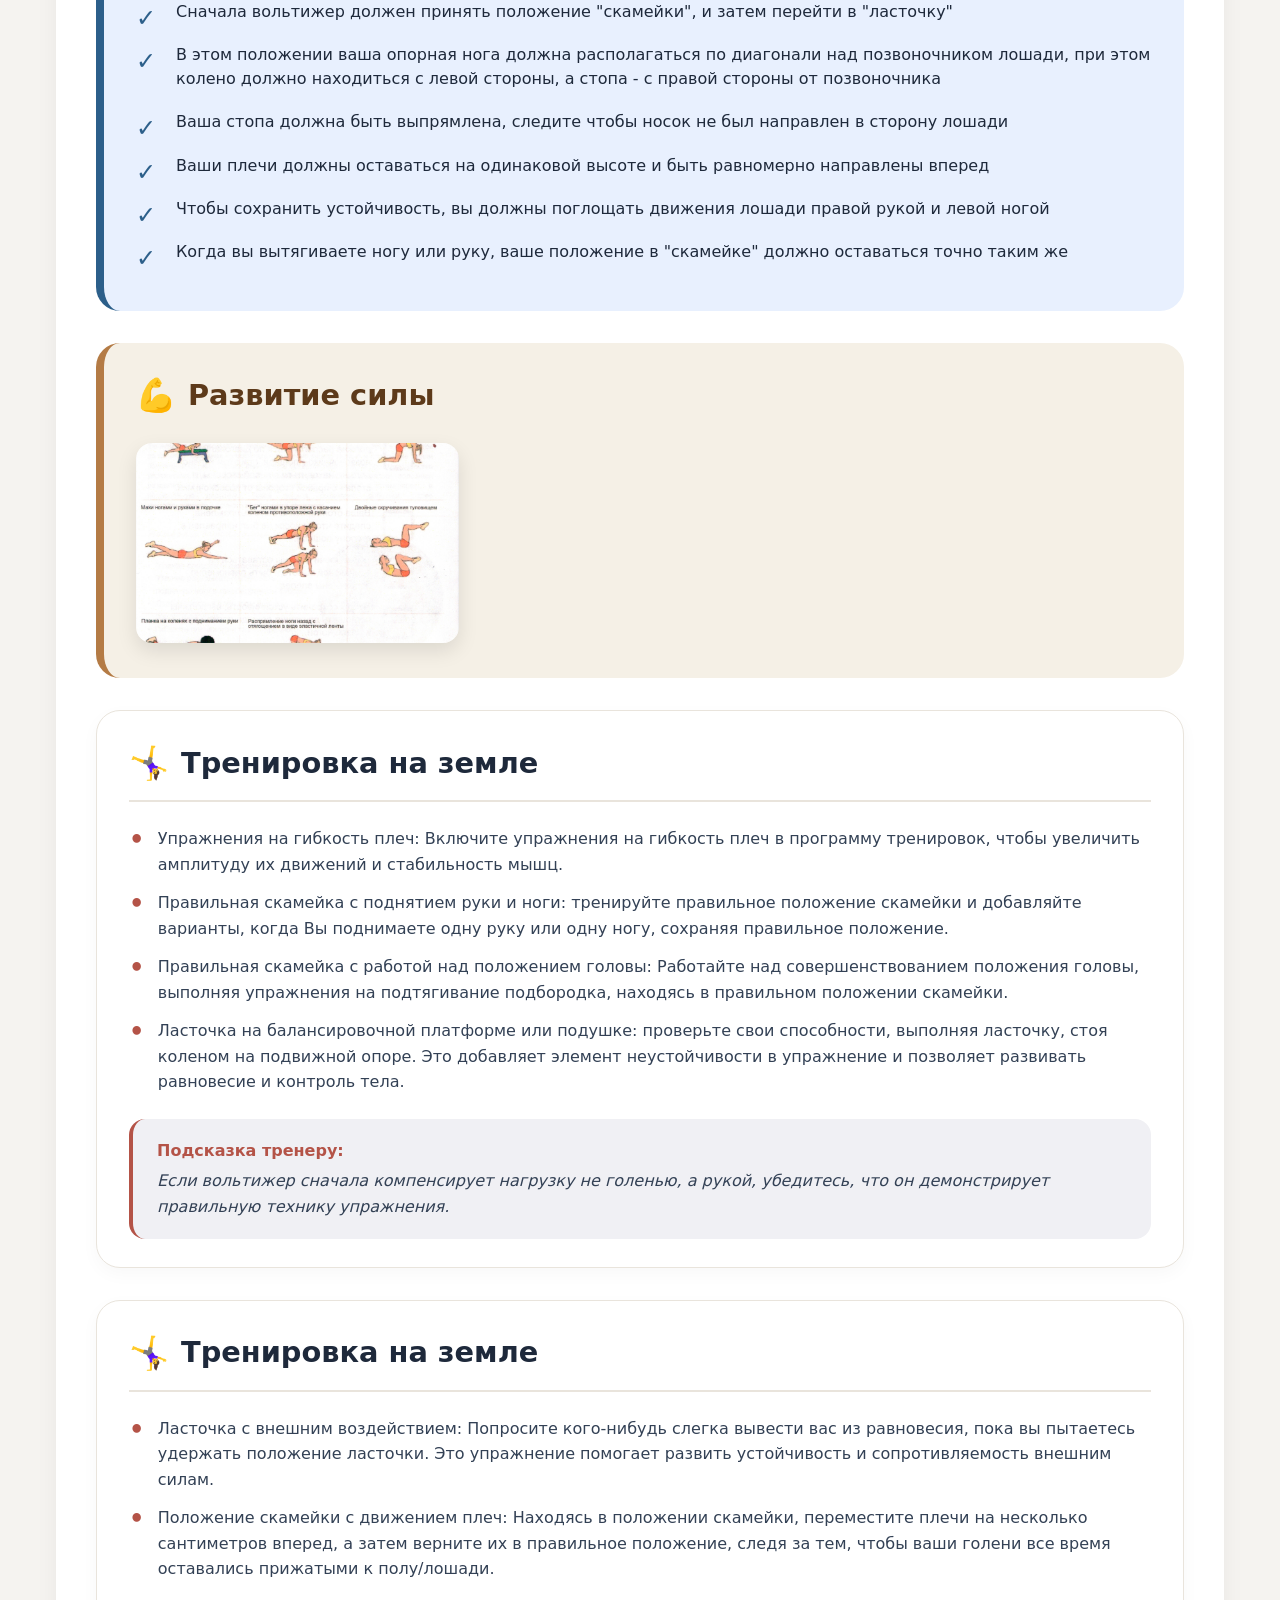
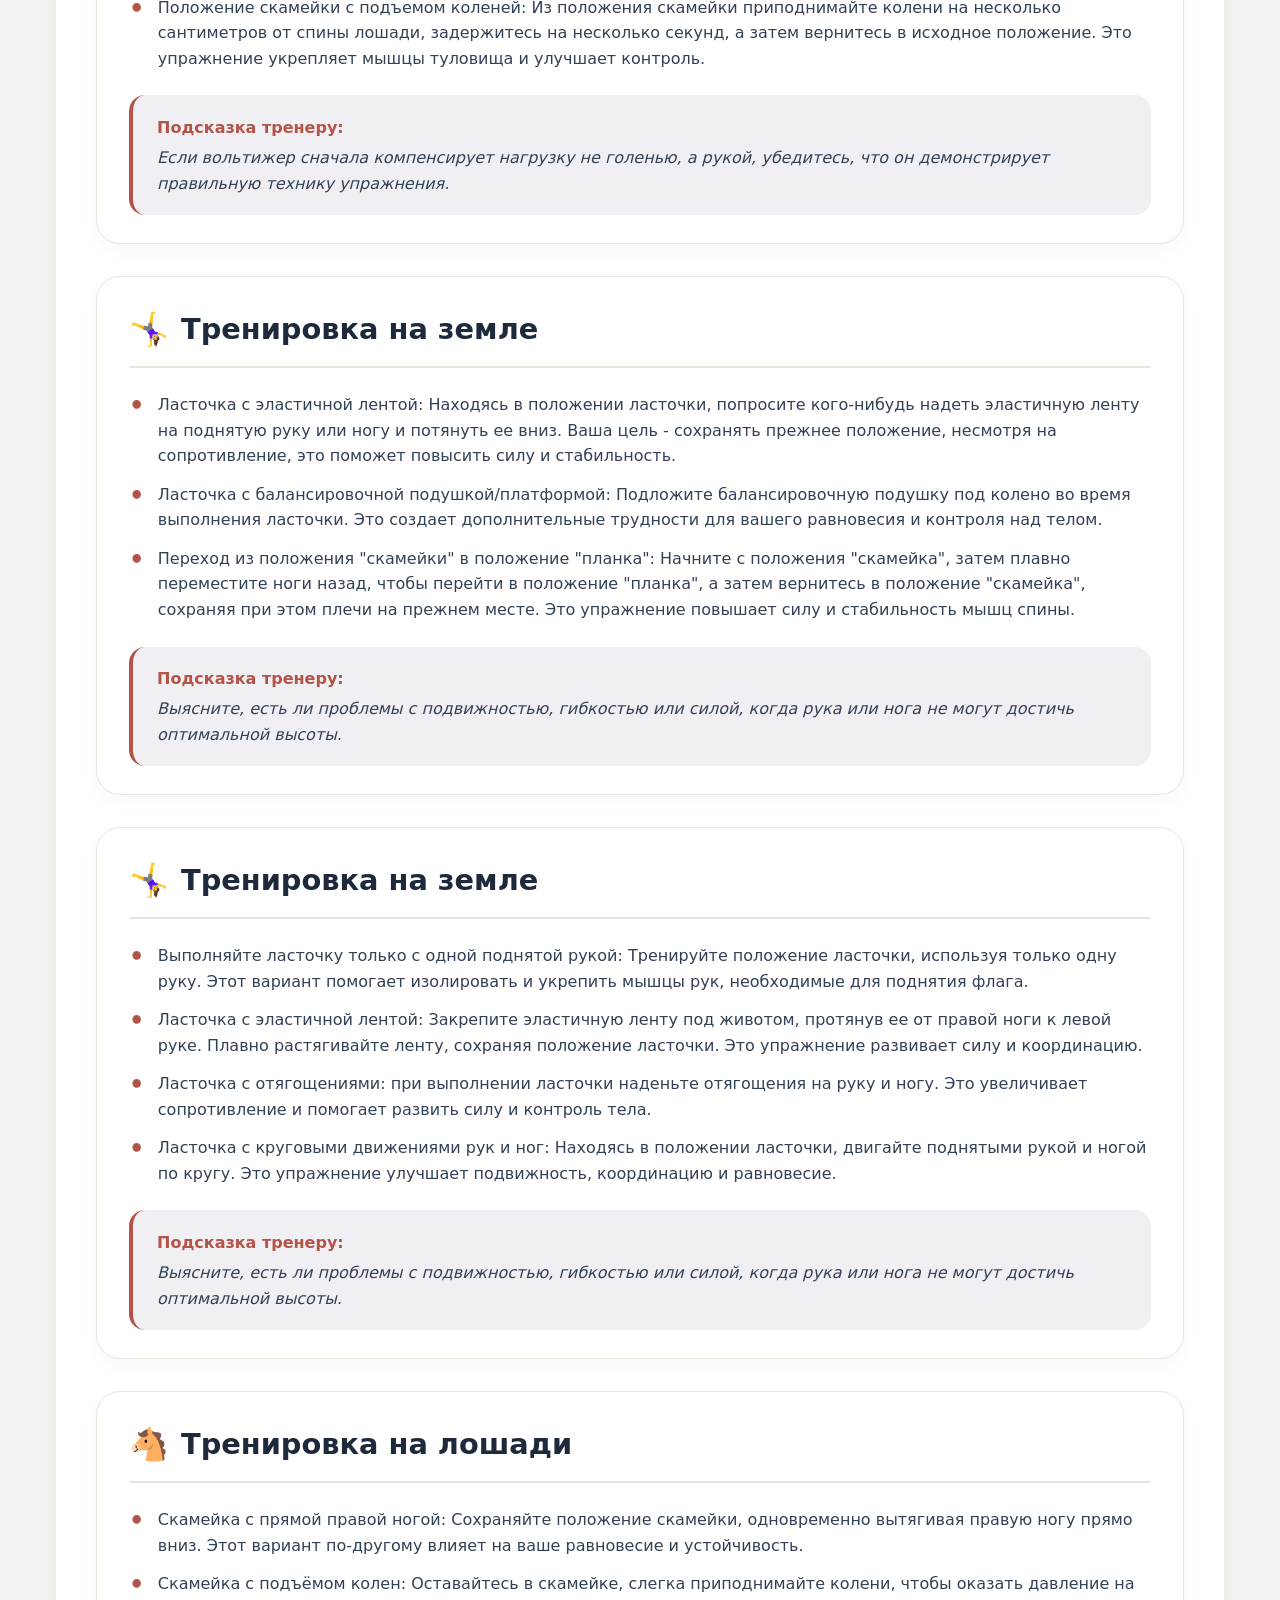
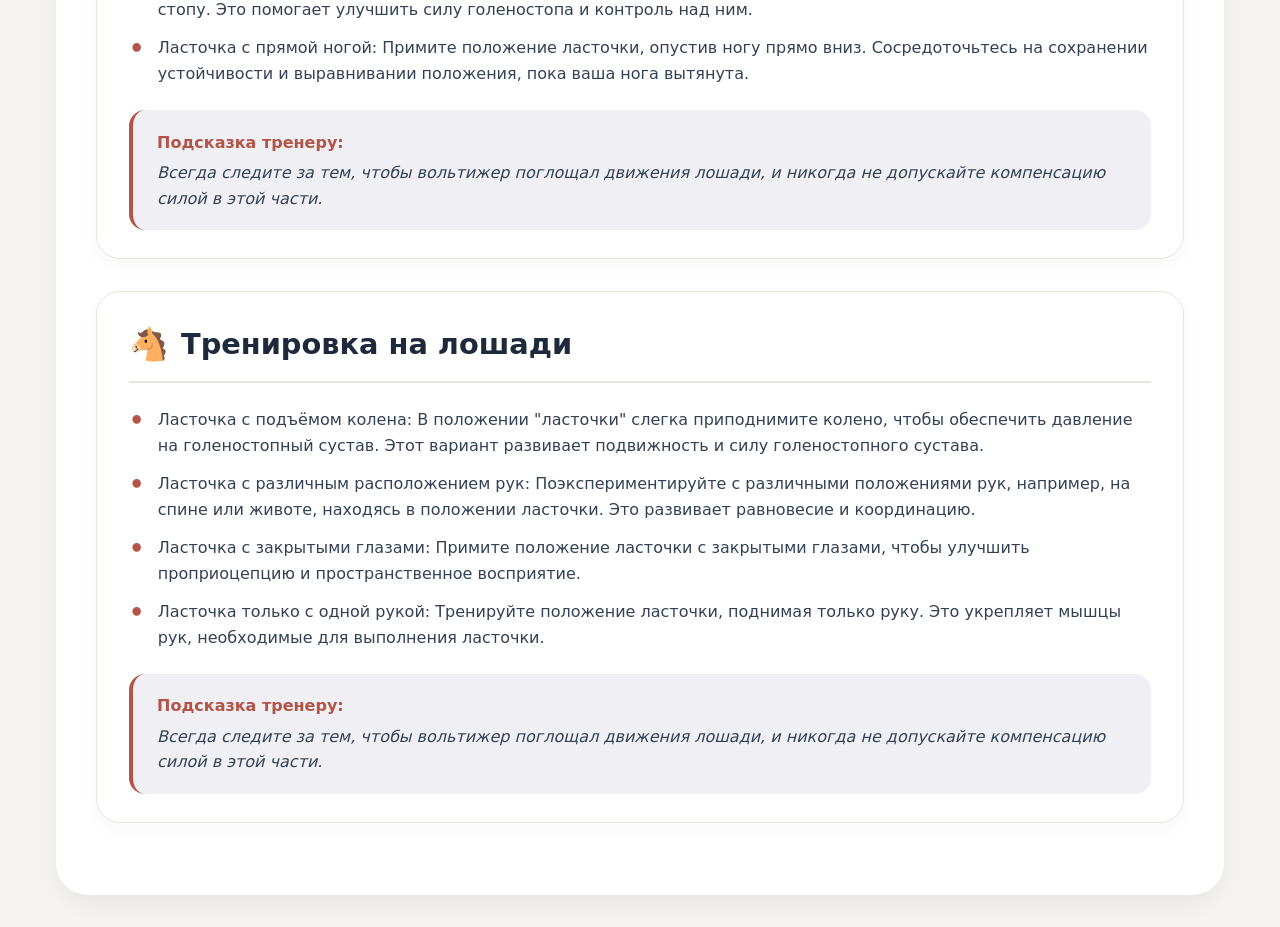
<file: swallow.html>
<!DOCTYPE html>
<html lang="ru">
<head>
    <meta charset="UTF-8">
    <meta name="viewport" content="width=device-width, initial-scale=1.0">
    <title>Ласточка — упражнение по вольтижировке</title>
    <link rel="stylesheet" href="style.css">
    <style>
        /* Дополнительные стили только для этой страницы */
        .exercise-header {
            background: white;
            border-radius: 32px;
            padding: 2rem;
            margin-bottom: 2rem;
            box-shadow: 0 10px 30px -10px rgba(0,0,0,0.1);
        }

        /* ДВЕ КОЛОНКИ: фото + блоки */
        .two-columns {
            display: flex;
            gap: 2rem;
            margin: 1.5rem 0;
            align-items: flex-start;
        }

        /* Левая колонка с фото */
        .left-column {
            flex: 0 0 300px;
        }

        /* Правая колонка с блоками */
        .right-column {
            flex: 1;
            display: flex;
            flex-direction: column;
            gap: 1.5rem;
        }

        /* Контейнер для изображения */
        .image-container {
            text-align: center;
        }

        /* Само изображение */
        .clickable-image {
            width: 100%;
            height: auto;
            border-radius: 24px;
            box-shadow: 0 10px 30px -10px rgba(0,0,0,0.2);
            cursor: pointer;
            transition: transform 0.3s ease, box-shadow 0.3s ease;
        }

        .clickable-image:hover {
            transform: scale(1.02);
            box-shadow: 0 15px 40px -5px rgba(0,0,0,0.3);
        }

        .image-caption {
            color: #64748b;
            font-size: 0.9rem;
            margin-top: 0.5rem;
        }

        /* Модальное окно (на весь экран) */
        .modal {
            display: none;
            position: fixed;
            z-index: 1000;
            left: 0;
            top: 0;
            width: 100%;
            height: 100%;
            background-color: rgba(0, 0, 0, 0.9);
            cursor: pointer;
        }

        .modal-content {
            margin: auto;
            display: block;
            max-width: 90%;
            max-height: 90%;
            position: absolute;
            top: 50%;
            left: 50%;
            transform: translate(-50%, -50%);
            border-radius: 8px;
            box-shadow: 0 0 30px rgba(0,0,0,0.5);
        }

        .modal.show {
            display: block;
            animation: fadeIn 0.3s;
        }

        @keyframes fadeIn {
            from { opacity: 0; }
            to { opacity: 1; }
        }

        .close-modal {
            position: absolute;
            top: 20px;
            right: 30px;
            color: white;
            font-size: 40px;
            font-weight: bold;
            cursor: pointer;
            z-index: 1001;
            width: 50px;
            height: 50px;
            display: flex;
            align-items: center;
            justify-content: center;
            background: rgba(255,255,255,0.1);
            border-radius: 50%;
            transition: background 0.3s;
        }

        .close-modal:hover {
            background: rgba(255,255,255,0.2);
        }

        .exercise-content {
            background: white;
            border-radius: 32px;
            padding: 2.5rem;
            box-shadow: 0 10px 30px -10px rgba(0,0,0,0.1);
        }

        h1 {
            font-size: 3rem;
            font-weight: 700;
            color: #1e293b;
            margin-top: 0;
            margin-bottom: 0.25rem;
            border-left: 8px solid #b45347;
            padding-left: 1.5rem;
        }

        /* Блок биомеханики */
        .biomechanics {
            background: #faf7f2;
            border-radius: 24px;
            padding: 1.75rem 2rem;
            margin: 2rem 0;
        }

        .biomechanics h2 {
            font-size: 1.8rem;
            font-weight: 600;
            color: #2c3e50;
            margin-top: 0;
            margin-bottom: 1.5rem;
            display: flex;
            align-items: center;
            gap: 0.75rem;
        }

        .biomechanics h2:before {
            content: '⚙️';
            font-size: 2rem;
        }

        .phase-list {
            list-style: none;
            padding: 0;
            margin: 0;
            counter-reset: phase;
        }

        .phase-item {
            counter-increment: phase;
            margin-bottom: 2rem;
            padding-left: 2.5rem;
            position: relative;
        }

        .phase-item:before {
            content: counter(phase);
            position: absolute;
            left: 0;
            top: 0;
            background: #b45347;
            color: white;
            font-weight: bold;
            width: 1.8rem;
            height: 1.8rem;
            border-radius: 30px;
            display: inline-flex;
            align-items: center;
            justify-content: center;
            font-size: 1rem;
        }

        .phase-item strong {
            font-size: 1.2rem;
            color: #1e293b;
            display: block;
            margin-bottom: 0.4rem;
        }

        .phase-item p {
            margin: 0.2rem 0 0 0;
            color: #334155;
            line-height: 1.5;
        }

        /* Блок Самопроверка */
        .self-check {
            background: #e8f0fe;
            border-radius: 24px;
            padding: 1.75rem 2rem;
            margin: 2rem 0;
            border-left: 8px solid #2c5f8a;
        }

        .self-check h2 {
            font-size: 1.8rem;
            font-weight: 600;
            color: #1e3a5f;
            margin-top: 0;
            margin-bottom: 1.5rem;
            display: flex;
            align-items: center;
            gap: 0.75rem;
        }

        .self-check h2:before {
            content: '✅';
            font-size: 2rem;
        }

        .check-list {
            list-style: none;
            padding: 0;
            margin: 0;
        }

        .check-item {
            margin-bottom: 1.2rem;
            padding-left: 2.5rem;
            position: relative;
            color: #1e293b;
            line-height: 1.5;
        }

        .check-item:before {
            content: '✓';
            position: absolute;
            left: 0;
            top: 0;
            color: #2c5f8a;
            font-weight: bold;
            font-size: 1.5rem;
        }

        /* Блок Развитие силы */
        .strength-development {
            background: #f5f0e6;
            border-radius: 24px;
            padding: 1.75rem 2rem;
            margin: 2rem 0;
            border-left: 8px solid #b47b45;
        }

        .strength-development h2 {
            font-size: 1.8rem;
            font-weight: 600;
            color: #5d3a1a;
            margin-top: 0;
            margin-bottom: 1.5rem;
            display: flex;
            align-items: center;
            gap: 0.75rem;
        }

        .strength-development h2:before {
            content: '💪';
            font-size: 2rem;
        }

        .image-grid {
            display: grid;
            grid-template-columns: repeat(3, 1fr);
            gap: 1.5rem;
            margin-top: 1.5rem;
        }

        .grid-item {
            text-align: center;
        }

        .grid-item img {
            width: 100%;
            height: 200px;
            object-fit: cover;
            border-radius: 16px;
            box-shadow: 0 8px 20px rgba(0,0,0,0.1);
            cursor: pointer;
            transition: transform 0.3s ease;
        }

        .grid-item img:hover {
            transform: scale(1.05);
        }

        .grid-item p {
            margin-top: 0.8rem;
            color: #5d3a1a;
            font-weight: 500;
        }

        /* Блоки тренировок */
        .training-block {
            background: #ffffff;
            border-radius: 24px;
            padding: 1.75rem 2rem;
            margin: 2rem 0;
            border: 1px solid #e9e4dc;
            box-shadow: 0 6px 18px rgba(0,0,0,0.03);
        }

        .training-block h2 {
            font-size: 1.8rem;
            font-weight: 600;
            color: #1e293b;
            margin-top: 0;
            margin-bottom: 1.5rem;
            display: flex;
            align-items: center;
            gap: 0.75rem;
            border-bottom: 2px solid #e9e4dc;
            padding-bottom: 0.8rem;
        }

        .training-block h2:before {
            font-size: 2rem;
        }

        .training-block.ground h2:before {
            content: '🤸‍♀️';
        }

        .training-block.model h2:before {
            content: '🎠';
        }

        .training-block.horse h2:before {
            content: '🐴';
        }

        .training-content {
            color: #334155;
            line-height: 1.6;
        }

        .training-content p {
            margin: 1rem 0;
            white-space: pre-line;
        }

        .training-content ul {
            list-style: none;
            padding: 0;
            margin: 1rem 0;
        }

        .training-content li {
            margin-bottom: 0.8rem;
            padding-left: 1.8rem;
            position: relative;
        }

        .training-content li:before {
            content: '•';
            color: #b45347;
            font-weight: bold;
            font-size: 1.5rem;
            position: absolute;
            left: 0;
            top: -0.3rem;
        }

        .coach-tip {
            background: #f0f0f4;
            padding: 1.2rem 1.5rem;
            border-radius: 16px;
            margin-top: 1.5rem;
            font-style: italic;
            border-left: 4px solid #b45347;
        }

        .coach-tip strong {
            color: #b45347;
            display: block;
            margin-bottom: 0.3rem;
            font-style: normal;
        }

        /* Стили для блоков в правой колонке */
        .req-box, .coach-box {
            background: #ffffff;
            border-radius: 24px;
            padding: 1.5rem;
            box-shadow: 0 6px 18px rgba(0,0,0,0.03);
            border: 1px solid #e9e4dc;
        }

        .req-box h2, .coach-box h2 {
            font-size: 1.4rem;
            font-weight: 600;
            color: #1e293b;
            margin-top: 0;
            margin-bottom: 1rem;
            display: flex;
            align-items: center;
            gap: 0.5rem;
        }

        .req-box h2:before {
            content: '💪';
            font-size: 1.5rem;
        }

        .coach-box h2:before {
            content: '🧠';
            font-size: 1.5rem;
        }

        .req-list {
            list-style: none;
            padding: 0;
            margin: 0;
        }

        .req-list li {
            margin-bottom: 0.8rem;
            padding-left: 1.5rem;
            position: relative;
            color: #2d3c4b;
            line-height: 1.4;
            font-size: 0.95rem;
        }

        .req-list li:before {
            content: '•';
            color: #b45347;
            font-weight: bold;
            font-size: 1.5rem;
            position: absolute;
            left: 0;
            top: -0.3rem;
        }

        .coach-note p {
            background: #f0f0f4;
            padding: 1rem;
            border-radius: 16px;
            color: #1e293b;
            font-style: italic;
            line-height: 1.4;
            margin: 0;
            font-size: 0.95rem;
        }

        .badge {
            display: inline-block;
            background: #e3dad1;
            color: #2c3e50;
            padding: 0.2rem 1rem;
            border-radius: 30px;
            font-size: 0.9rem;
            font-weight: 500;
            margin-bottom: 1rem;
        }

        /* Адаптивность для мобильных */
        @media (max-width: 768px) {
            .two-columns {
                flex-direction: column;
            }
            
            .left-column {
                flex: 0 0 auto;
                width: 100%;
                max-width: 300px;
                margin: 0 auto;
            }
            
            .image-grid {
                grid-template-columns: 1fr;
                gap: 1rem;
            }
            
            .grid-item img {
                height: 250px;
            }
            
            .close-modal {
                top: 10px;
                right: 15px;
                font-size: 30px;
            }
        }

        @media (max-width: 650px) {
            h1 { font-size: 2.4rem; }
            .exercise-content { padding: 1.5rem; }
            .training-block { padding: 1.2rem; }
        }
    </style>
</head>
<body>
    <div class="container">
        <!-- Кнопка назад к списку -->
        <a href="index.html" class="back-button">← Назад к списку упражнений</a>

        <!-- Шапка с заголовком -->
        <div class="exercise-header">
            <h1>ЛАСТОЧКА</h1>
            <div class="badge">Статическое упражнение</div>
        </div>

        <!-- Основной контент -->
        <div class="exercise-content">
            <!-- ДВЕ КОЛОНКИ: фото + блоки -->
            <div class="two-columns">
                <!-- Левая колонка с фото -->
                <div class="left-column">
                    <div class="image-container">
                        <img src="swallow-main.jpg" alt="Ласточка - техника выполнения" class="clickable-image" onclick="openModal(this)">
                        <p class="image-caption">Нажмите на фото, чтобы увеличить</p>
                    </div>
                
                </div>

                <!-- Правая колонка с блоками -->
                <div class="right-column">
                    <!-- Что важно тренировать -->
                    <div class="req-box">
                        <h2>Наиболее важно тренировать</h2>
                        <ul class="req-list">
                            <li><strong>Мышцы спины</strong></li>
                            <li><strong>Умение следовать движениям лошади</strong></li>
                            <li><strong>Умение раскрывать/вытягивать поднятую ногу в тазобедренном суставе</strong></li>
                            <li><strong>Стабильность в плечевом поясе — сведите лопатки</strong></li>
                            <li><strong>Гибкость плечевого и тазобедренного суставов</strong></li>
                        </ul>
                    </div>

                    <!-- Подсказка тренеру -->
                    <div class="coach-box">
                        <h2>Подсказка тренеру</h2>
                        <div class="coach-note">
                            <p>Вы также можете использовать это в качестве списка для самопроверки. Нужно ли улучшить какой-либо аспект?</p>
                        </div>
                    </div>
                </div>
            </div>

            <!-- Блок биомеханики -->
            <div class="biomechanics">
                <h2>Биомеханика</h2>
                <div class="phase-list">
                    <div class="phase-item">
                        <strong>Переход в скамейку</strong>
                        <p>Из положения седа лицом вперед, вольтижер переходит в стойку на коленях или "скамейку". Важно, чтобы ноги приземлялись одновременно и по диагонали на спину лошади. Левое колено ставится с левой стороны позвоночника лошади, а носок левой ноги - с правой стороны позвоночника. Левая нога вольтижера, которая находится в постоянном контакте со спиной лошади, называется опорной.</p>
                    </div>
                    <div class="phase-item">
                        <strong>Подъем руки и ноги</strong>
                        <p>Вольтижер одновременно поднимает правую ногу и левую руку в вытянутое положение, создавая горизонтальную линию между кистью и стопой, не меняя положения скамьи. Голова вольтижера остается поднятой на протяжении всего упражнения.</p>
                    </div>
                    <div class="phase-item">
                        <strong>Разделение на фазы</strong>
                        <p>Для лучшего выполнения ласточки может оказаться полезным разделить её на две отдельные фазы: переход в "скамейку", а затем переход в полноценную ласточку. Такой подход позволяет добиться более контролируемого и точного выполнения движения.</p>
                    </div>
                </div>
            </div>

            <!-- Блок Самопроверка -->
            <div class="self-check">
                <h2>Самопроверка</h2>
                <ul class="check-list">
                    <li class="check-item">Сначала вольтижер должен принять положение "скамейки", и затем перейти в "ласточку"</li>
                    <li class="check-item">В этом положении ваша опорная нога должна располагаться по диагонали над позвоночником лошади, при этом колено должно находиться с левой стороны, а стопа - с правой стороны от позвоночника</li>
                    <li class="check-item">Ваша стопа должна быть выпрямлена, следите чтобы носок не был направлен в сторону лошади</li>
                    <li class="check-item">Ваши плечи должны оставаться на одинаковой высоте и быть равномерно направлены вперед</li>
                    <li class="check-item">Чтобы сохранить устойчивость, вы должны поглощать движения лошади правой рукой и левой ногой</li>
                    <li class="check-item">Когда вы вытягиваете ногу или руку, ваше положение в "скамейке" должно оставаться точно таким же</li>
                </ul>
            </div>

            <!-- Блок Развитие силы (одно фото) -->
            <div class="strength-development">
                <h2>Развитие силы</h2>
                <div class="image-grid">
                    <div class="grid-item">
                        <img src="swallow-strength.jpg" alt="Подводящие упражнения" class="clickable-image" onclick="openModal(this)">
                    </div>
                </div>
            </div>

            <!-- БЛОК 1: Тренировка на земле -->
            <div class="training-block ground">
                <h2>Тренировка на земле</h2>
                <div class="training-content">
                    <ul>
                        <li>Упражнения на гибкость плеч: Включите упражнения на гибкость плеч в программу тренировок, чтобы увеличить амплитуду их движений и стабильность мышц.</li>
                        <li>Правильная скамейка с поднятием руки и ноги: тренируйте правильное положение скамейки и добавляйте варианты, когда Вы поднимаете одну руку или одну ногу, сохраняя правильное положение.</li>
                        <li>Правильная скамейка с работой над положением головы: Работайте над совершенствованием положения головы, выполняя упражнения на подтягивание подбородка, находясь в правильном положении скамейки.</li>
                        <li>Ласточка на балансировочной платформе или подушке: проверьте свои способности, выполняя ласточку, стоя коленом на подвижной опоре. Это добавляет элемент неустойчивости в упражнение и позволяет развивать равновесие и контроль тела.</li>
                    </ul>
                    <div class="coach-tip">
                        <strong>Подсказка тренеру:</strong>
                        Если вольтижер сначала компенсирует нагрузку не голенью, а рукой, убедитесь, что он демонстрирует правильную технику упражнения.
                    </div>
                </div>
            </div>

            <!-- БЛОК 2: Тренировка на земле (продолжение) -->
            <div class="training-block ground">
                <h2>Тренировка на земле</h2>
                <div class="training-content">
                    <ul>
                        <li>Ласточка с внешним воздействием: Попросите кого-нибудь слегка вывести вас из равновесия, пока вы пытаетесь удержать положение ласточки. Это упражнение помогает развить устойчивость и сопротивляемость внешним силам.</li>
                        <li>Положение скамейки с движением плеч: Находясь в положении скамейки, переместите плечи на несколько сантиметров вперед, а затем верните их в правильное положение, следя за тем, чтобы ваши голени все время оставались прижатыми к полу/лошади.</li>
                        <li>Положение скамейки с подъемом коленей: Из положения скамейки приподнимайте колени на несколько сантиметров от спины лошади, задержитесь на несколько секунд, а затем вернитесь в исходное положение. Это упражнение укрепляет мышцы туловища и улучшает контроль.</li>
                    </ul>
                    <div class="coach-tip">
                        <strong>Подсказка тренеру:</strong>
                        Если вольтижер сначала компенсирует нагрузку не голенью, а рукой, убедитесь, что он демонстрирует правильную технику упражнения.
                    </div>
                </div>
            </div>

            <!-- БЛОК 3: Тренировка на земле (продолжение) -->
            <div class="training-block ground">
                <h2>Тренировка на земле</h2>
                <div class="training-content">
                    <ul>
                        <li>Ласточка с эластичной лентой: Находясь в положении ласточки, попросите кого-нибудь надеть эластичную ленту на поднятую руку или ногу и потянуть ее вниз. Ваша цель - сохранять прежнее положение, несмотря на сопротивление, это поможет повысить силу и стабильность.</li>
                        <li>Ласточка с балансировочной подушкой/платформой: Подложите балансировочную подушку под колено во время выполнения ласточки. Это создает дополнительные трудности для вашего равновесия и контроля над телом.</li>
                        <li>Переход из положения "скамейки" в положение "планка": Начните с положения "скамейка", затем плавно переместите ноги назад, чтобы перейти в положение "планка", а затем вернитесь в положение "скамейка", сохраняя при этом плечи на прежнем месте. Это упражнение повышает силу и стабильность мышц спины.</li>
                    </ul>
                    <div class="coach-tip">
                        <strong>Подсказка тренеру:</strong>
                        Выясните, есть ли проблемы с подвижностью, гибкостью или силой, когда рука или нога не могут достичь оптимальной высоты.
                    </div>
                </div>
            </div>

            <!-- БЛОК 4: Тренировка на земле (продолжение) -->
            <div class="training-block ground">
                <h2>Тренировка на земле</h2>
                <div class="training-content">
                    <ul>
                        <li>Выполняйте ласточку только с одной поднятой рукой: Тренируйте положение ласточки, используя только одну руку. Этот вариант помогает изолировать и укрепить мышцы рук, необходимые для поднятия флага.</li>
                        <li>Ласточка с эластичной лентой: Закрепите эластичную ленту под животом, протянув ее от правой ноги к левой руке. Плавно растягивайте ленту, сохраняя положение ласточки. Это упражнение развивает силу и координацию.</li>
                        <li>Ласточка с отягощениями: при выполнении ласточки наденьте отягощения на руку и ногу. Это увеличивает сопротивление и помогает развить силу и контроль тела.</li>
                        <li>Ласточка с круговыми движениями рук и ног: Находясь в положении ласточки, двигайте поднятыми рукой и ногой по кругу. Это упражнение улучшает подвижность, координацию и равновесие.</li>
                    </ul>
                    <div class="coach-tip">
                        <strong>Подсказка тренеру:</strong>
                        Выясните, есть ли проблемы с подвижностью, гибкостью или силой, когда рука или нога не могут достичь оптимальной высоты.
                    </div>
                </div>
            </div>

            <!-- БЛОК 5: Тренировка на лошади -->
            <div class="training-block horse">
                <h2>Тренировка на лошади</h2>
                <div class="training-content">
                    <ul>
                        <li>Скамейка с прямой правой ногой: Сохраняйте положение скамейки, одновременно вытягивая правую ногу прямо вниз. Этот вариант по-другому влияет на ваше равновесие и устойчивость.</li>
                        <li>Скамейка с подъёмом колен: Оставайтесь в скамейке, слегка приподнимайте колени, чтобы оказать давление на стопу. Это помогает улучшить силу голеностопа и контроль над ним.</li>
                        <li>Ласточка с прямой ногой: Примите положение ласточки, опустив ногу прямо вниз. Сосредоточьтесь на сохранении устойчивости и выравнивании положения, пока ваша нога вытянута.</li>
                    </ul>
                    <div class="coach-tip">
                        <strong>Подсказка тренеру:</strong>
                        Всегда следите за тем, чтобы вольтижер поглощал движения лошади, и никогда не допускайте компенсацию силой в этой части.
                    </div>
                </div>
            </div>

            <!-- БЛОК 6: Тренировка на лошади (продолжение) -->
            <div class="training-block horse">
                <h2>Тренировка на лошади</h2>
                <div class="training-content">
                    <ul>
                        <li>Ласточка с подъёмом колена: В положении "ласточки" слегка приподнимите колено, чтобы обеспечить давление на голеностопный сустав. Этот вариант развивает подвижность и силу голеностопного сустава.</li>
                        <li>Ласточка с различным расположением рук: Поэкспериментируйте с различными положениями рук, например, на спине или животе, находясь в положении ласточки. Это развивает равновесие и координацию.</li>
                        <li>Ласточка с закрытыми глазами: Примите положение ласточки с закрытыми глазами, чтобы улучшить проприоцепцию и пространственное восприятие.</li>
                        <li>Ласточка только с одной рукой: Тренируйте положение ласточки, поднимая только руку. Это укрепляет мышцы рук, необходимые для выполнения ласточки.</li>
                    </ul>
                    <div class="coach-tip">
                        <strong>Подсказка тренеру:</strong>
                        Всегда следите за тем, чтобы вольтижер поглощал движения лошади, и никогда не допускайте компенсацию силой в этой части.
                    </div>
                </div>
            </div>
        </div>
    </div>

    <!-- Модальное окно для увеличения фото -->
    <div id="imageModal" class="modal" onclick="closeModal()">
        <span class="close-modal" onclick="closeModal()">&times;</span>
        <img class="modal-content" id="modalImage">
    </div>

    <script>
    function openModal(img) {
        var modal = document.getElementById('imageModal');
        var modalImg = document.getElementById('modalImage');
        modal.style.display = 'block';
        modalImg.src = img.src;
        modal.classList.add('show');
    }

    function closeModal() {
        var modal = document.getElementById('imageModal');
        modal.style.display = 'none';
        modal.classList.remove('show');
    }

    // Закрытие по ESC
    document.addEventListener('keydown', function(event) {
        if (event.key === 'Escape') {
            closeModal();
        }
    });

    // Чтобы модальное окно не закрывалось при клике на само фото
    document.getElementById('modalImage').addEventListener('click', function(event) {
        event.stopPropagation();
    });
    </script>
</body>
</html>
</file>
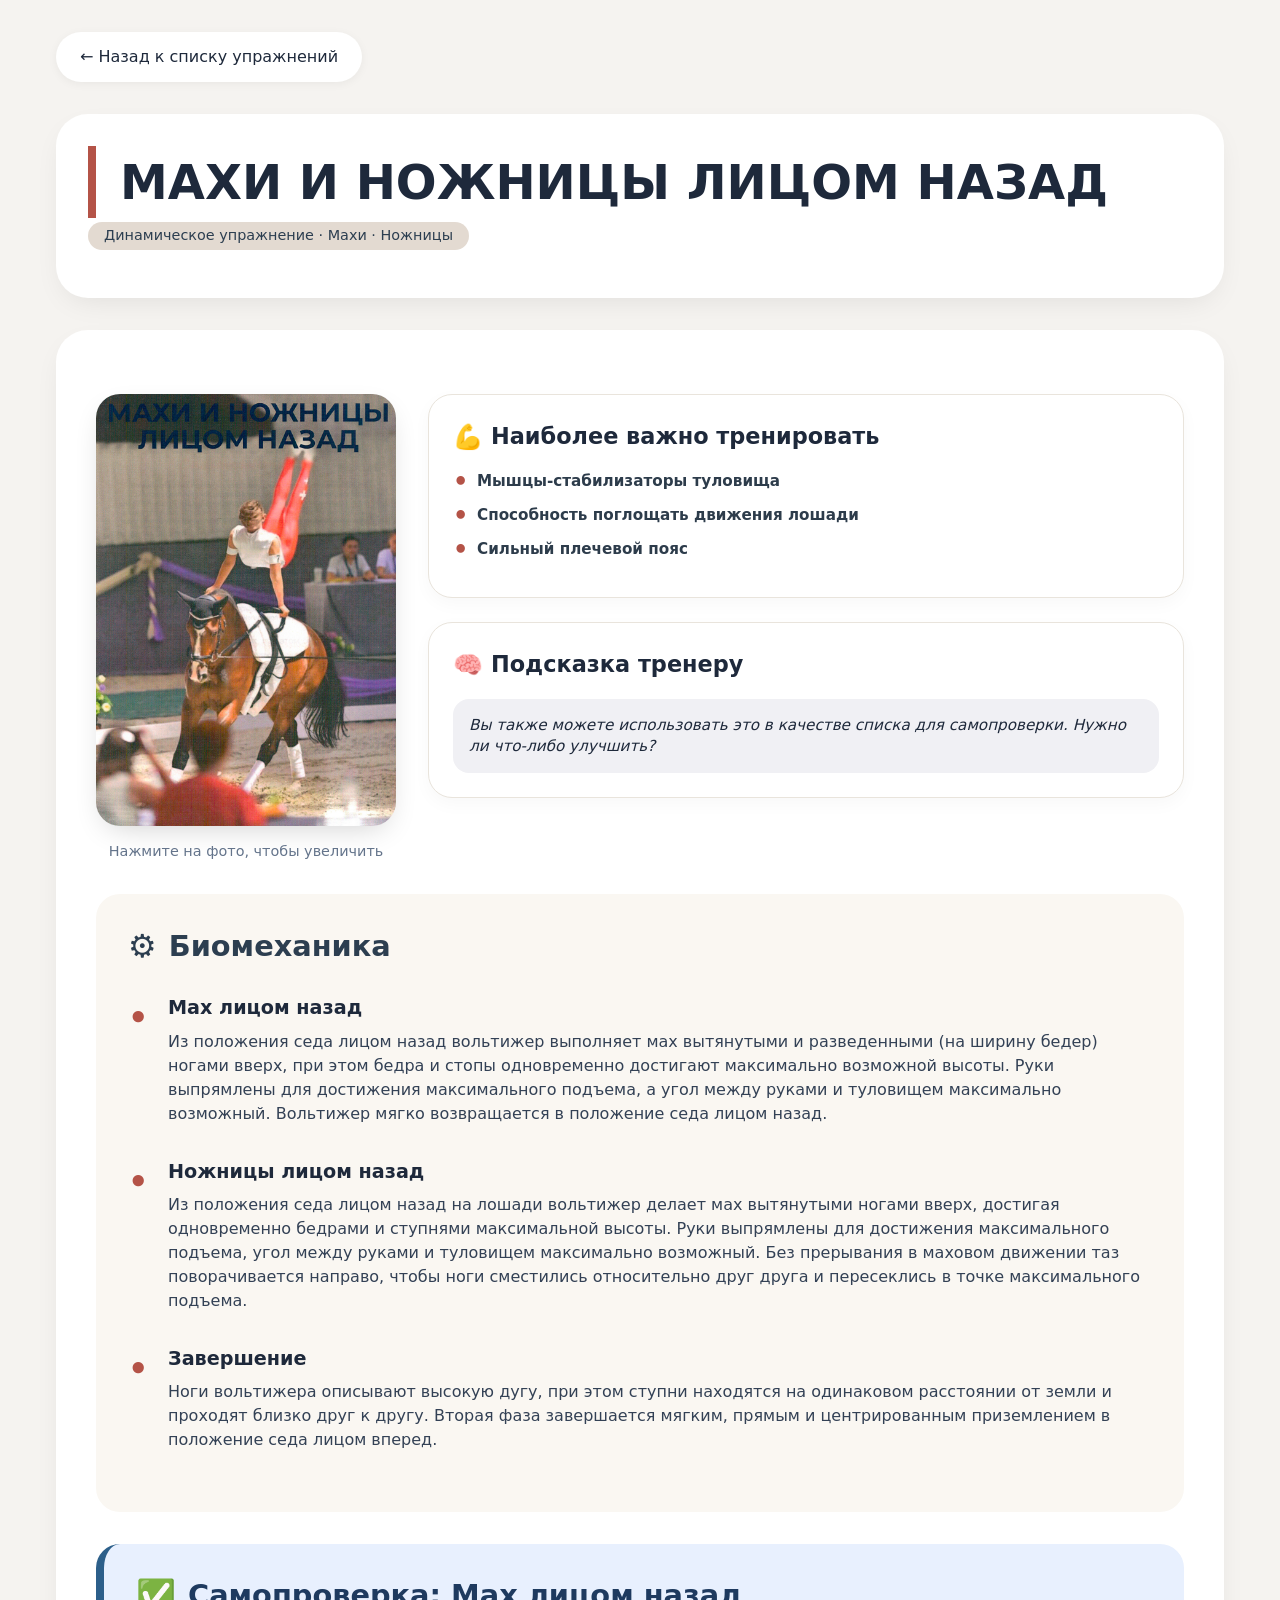
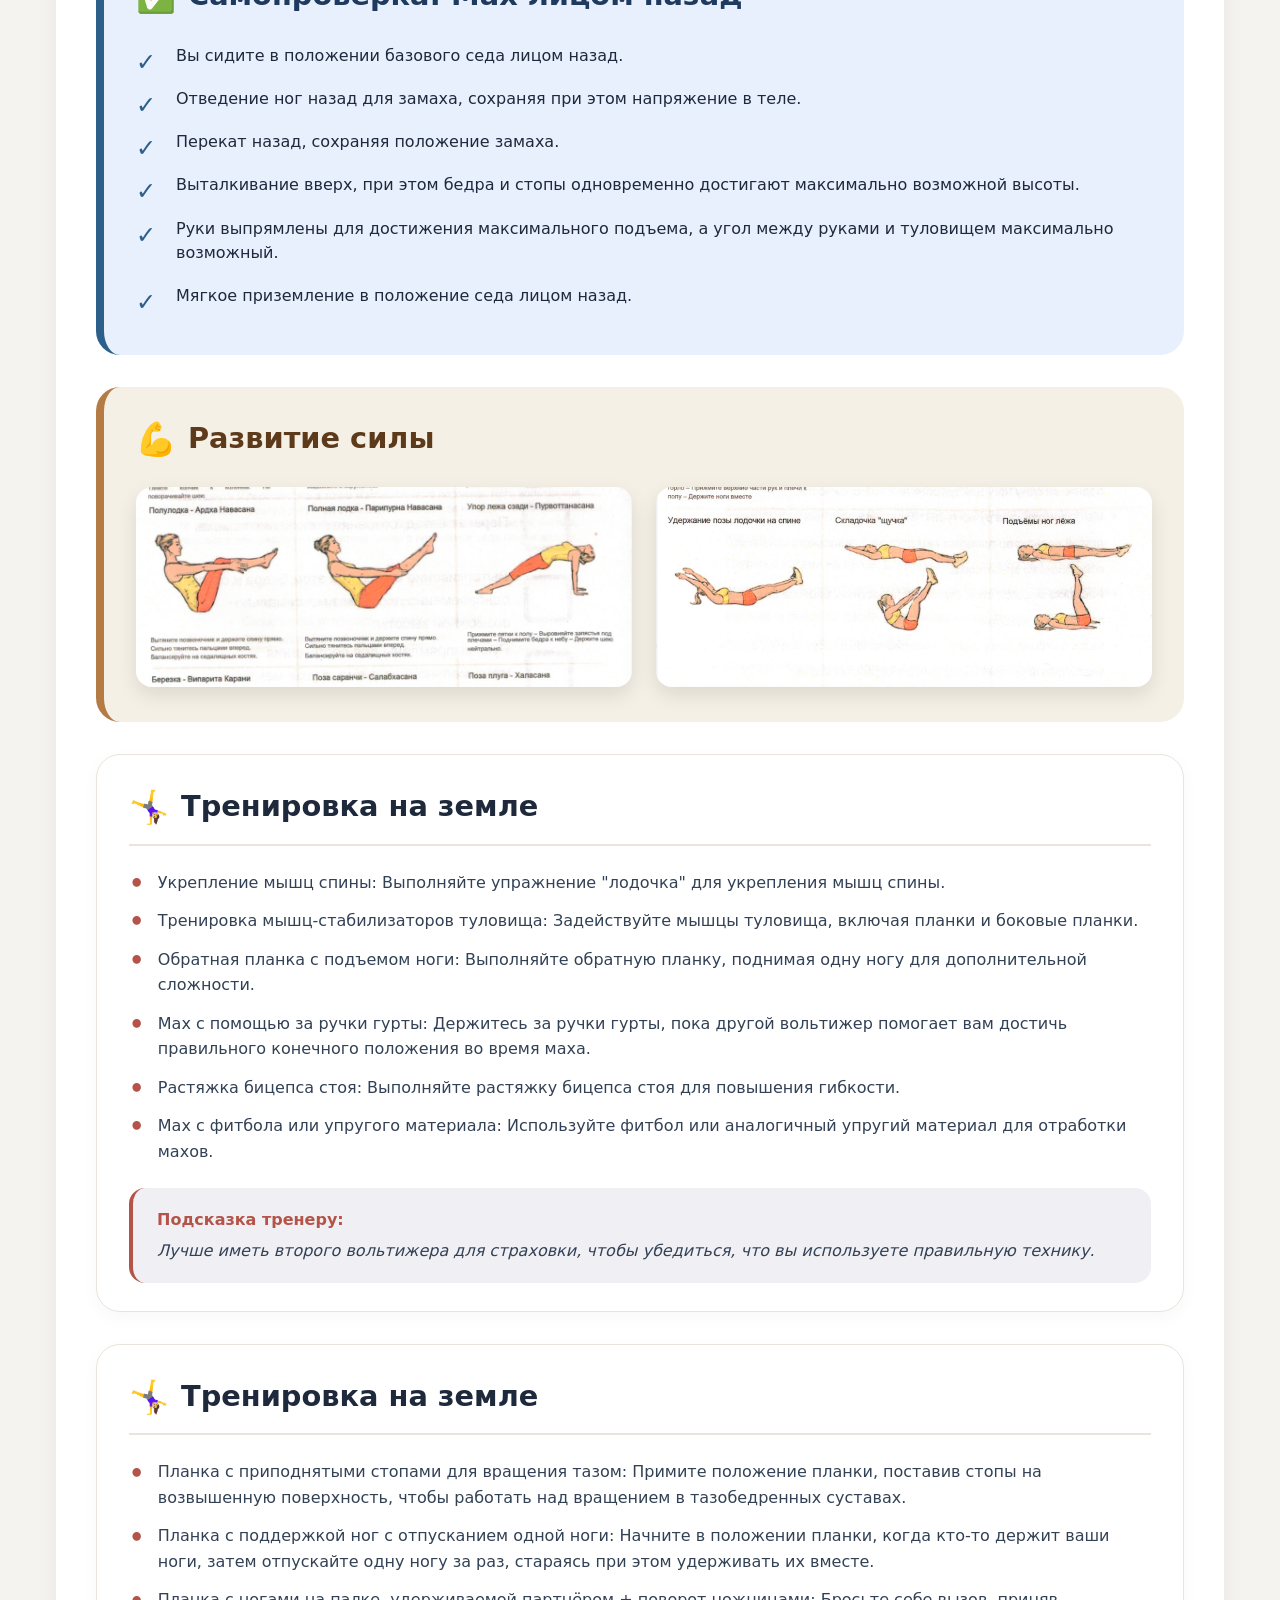
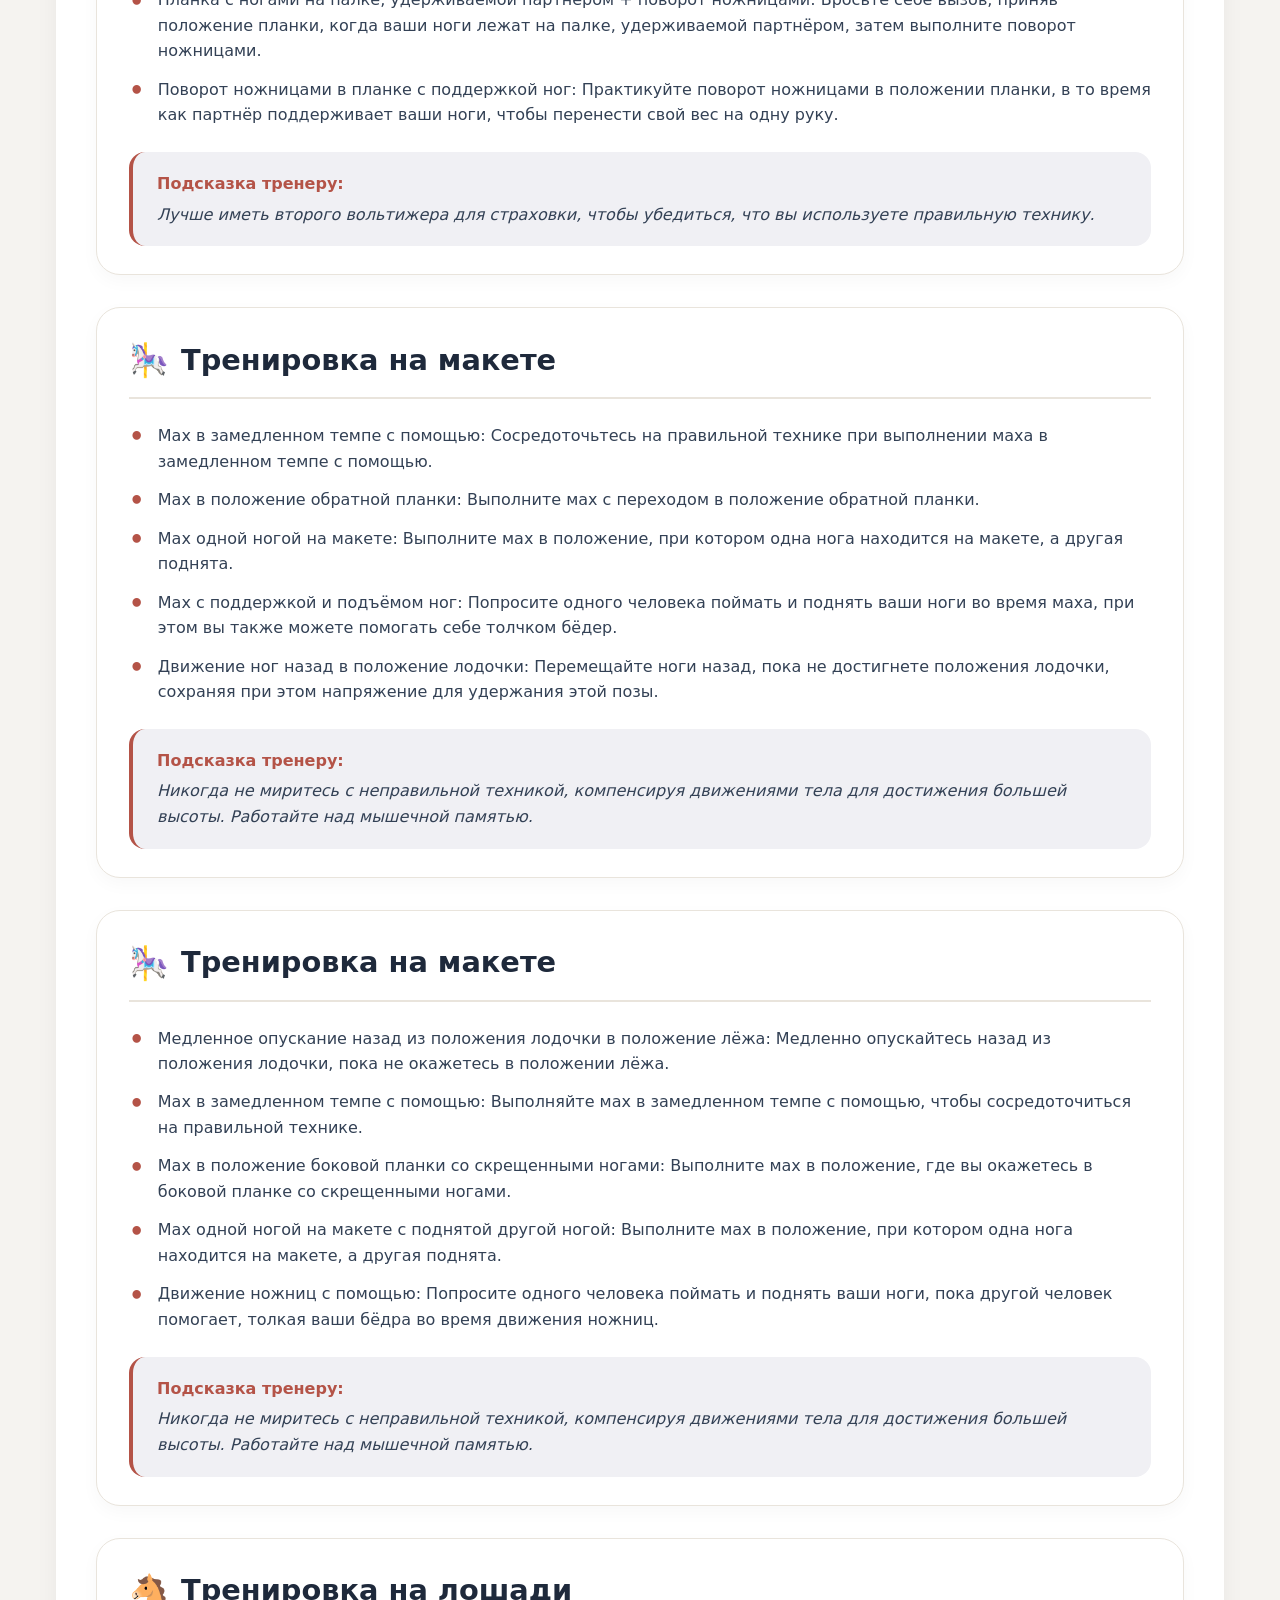
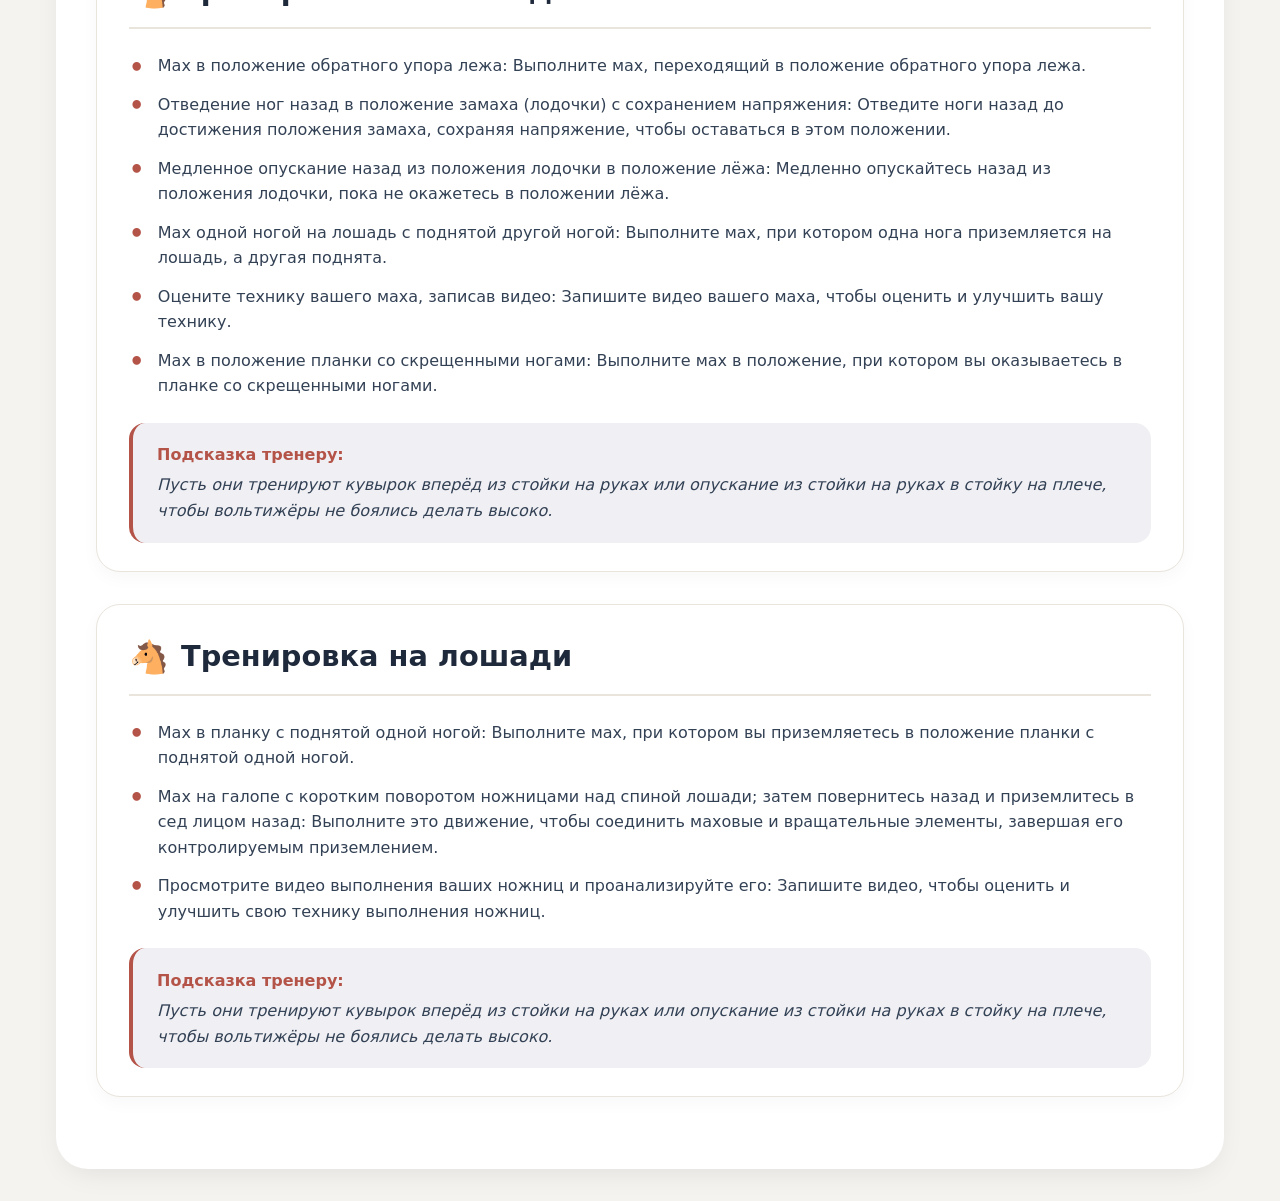
<file: swings-and-scissors-back.html>
<!DOCTYPE html>
<html lang="ru">
<head>
    <meta charset="UTF-8">
    <meta name="viewport" content="width=device-width, initial-scale=1.0">
    <title>Махи и ножницы лицом назад — упражнение по вольтижировке</title>
    <link rel="stylesheet" href="style.css">
    <style>
        /* Дополнительные стили только для этой страницы */
        .exercise-header {
            background: white;
            border-radius: 32px;
            padding: 2rem;
            margin-bottom: 2rem;
            box-shadow: 0 10px 30px -10px rgba(0,0,0,0.1);
        }

        /* ДВЕ КОЛОНКИ: фото + блоки */
        .two-columns {
            display: flex;
            gap: 2rem;
            margin: 1.5rem 0;
            align-items: flex-start;
        }

        /* Левая колонка с фото */
        .left-column {
            flex: 0 0 300px;
        }

        /* Правая колонка с блоками */
        .right-column {
            flex: 1;
            display: flex;
            flex-direction: column;
            gap: 1.5rem;
        }

        /* Контейнер для изображения */
        .image-container {
            text-align: center;
        }

        /* Само изображение */
        .clickable-image {
            width: 100%;
            height: auto;
            border-radius: 24px;
            box-shadow: 0 10px 30px -10px rgba(0,0,0,0.2);
            cursor: pointer;
            transition: transform 0.3s ease, box-shadow 0.3s ease;
        }

        .clickable-image:hover {
            transform: scale(1.02);
            box-shadow: 0 15px 40px -5px rgba(0,0,0,0.3);
        }

        .image-caption {
            color: #64748b;
            font-size: 0.9rem;
            margin-top: 0.5rem;
        }

        /* Модальное окно (на весь экран) */
        .modal {
            display: none;
            position: fixed;
            z-index: 1000;
            left: 0;
            top: 0;
            width: 100%;
            height: 100%;
            background-color: rgba(0, 0, 0, 0.9);
            cursor: pointer;
        }

        .modal-content {
            margin: auto;
            display: block;
            max-width: 90%;
            max-height: 90%;
            position: absolute;
            top: 50%;
            left: 50%;
            transform: translate(-50%, -50%);
            border-radius: 8px;
            box-shadow: 0 0 30px rgba(0,0,0,0.5);
        }

        .modal.show {
            display: block;
            animation: fadeIn 0.3s;
        }

        @keyframes fadeIn {
            from { opacity: 0; }
            to { opacity: 1; }
        }

        .close-modal {
            position: absolute;
            top: 20px;
            right: 30px;
            color: white;
            font-size: 40px;
            font-weight: bold;
            cursor: pointer;
            z-index: 1001;
            width: 50px;
            height: 50px;
            display: flex;
            align-items: center;
            justify-content: center;
            background: rgba(255,255,255,0.1);
            border-radius: 50%;
            transition: background 0.3s;
        }

        .close-modal:hover {
            background: rgba(255,255,255,0.2);
        }

        .exercise-content {
            background: white;
            border-radius: 32px;
            padding: 2.5rem;
            box-shadow: 0 10px 30px -10px rgba(0,0,0,0.1);
        }

        h1 {
            font-size: 3rem;
            font-weight: 700;
            color: #1e293b;
            margin-top: 0;
            margin-bottom: 0.25rem;
            border-left: 8px solid #b45347;
            padding-left: 1.5rem;
        }

        /* Блок биомеханики */
        .biomechanics {
            background: #faf7f2;
            border-radius: 24px;
            padding: 1.75rem 2rem;
            margin: 2rem 0;
        }

        .biomechanics h2 {
            font-size: 1.8rem;
            font-weight: 600;
            color: #2c3e50;
            margin-top: 0;
            margin-bottom: 1.5rem;
            display: flex;
            align-items: center;
            gap: 0.75rem;
        }

        .biomechanics h2:before {
            content: '⚙️';
            font-size: 2rem;
        }

        .phase-list {
            list-style: none;
            padding: 0;
            margin: 0;
        }

        .phase-item {
            margin-bottom: 2rem;
            padding-left: 2.5rem;
            position: relative;
        }

        .phase-item:before {
            content: '•';
            position: absolute;
            left: 0;
            top: 0;
            color: #b45347;
            font-weight: bold;
            font-size: 2rem;
        }

        .phase-item strong {
            font-size: 1.2rem;
            color: #1e293b;
            display: block;
            margin-bottom: 0.4rem;
        }

        .phase-item p {
            margin: 0.2rem 0 0 0;
            color: #334155;
            line-height: 1.5;
        }

        /* Блок Самопроверка */
        .self-check {
            background: #e8f0fe;
            border-radius: 24px;
            padding: 1.75rem 2rem;
            margin: 2rem 0;
            border-left: 8px solid #2c5f8a;
        }

        .self-check h2 {
            font-size: 1.8rem;
            font-weight: 600;
            color: #1e3a5f;
            margin-top: 0;
            margin-bottom: 1.5rem;
            display: flex;
            align-items: center;
            gap: 0.75rem;
        }

        .self-check h2:before {
            content: '✅';
            font-size: 2rem;
        }

        .check-list {
            list-style: none;
            padding: 0;
            margin: 0;
        }

        .check-item {
            margin-bottom: 1.2rem;
            padding-left: 2.5rem;
            position: relative;
            color: #1e293b;
            line-height: 1.5;
        }

        .check-item:before {
            content: '✓';
            position: absolute;
            left: 0;
            top: 0;
            color: #2c5f8a;
            font-weight: bold;
            font-size: 1.5rem;
        }

        /* Блок Развитие силы */
        .strength-development {
            background: #f5f0e6;
            border-radius: 24px;
            padding: 1.75rem 2rem;
            margin: 2rem 0;
            border-left: 8px solid #b47b45;
        }

        .strength-development h2 {
            font-size: 1.8rem;
            font-weight: 600;
            color: #5d3a1a;
            margin-top: 0;
            margin-bottom: 1.5rem;
            display: flex;
            align-items: center;
            gap: 0.75rem;
        }

        .strength-development h2:before {
            content: '💪';
            font-size: 2rem;
        }

        .image-grid {
            display: grid;
            grid-template-columns: repeat(2, 1fr);
            gap: 1.5rem;
            margin-top: 1.5rem;
        }

        .grid-item {
            text-align: center;
        }

        .grid-item img {
            width: 100%;
            height: 200px;
            object-fit: cover;
            border-radius: 16px;
            box-shadow: 0 8px 20px rgba(0,0,0,0.1);
            cursor: pointer;
            transition: transform 0.3s ease;
        }

        .grid-item img:hover {
            transform: scale(1.05);
        }

        .grid-item p {
            margin-top: 0.8rem;
            color: #5d3a1a;
            font-weight: 500;
        }

        /* Блоки тренировок */
        .training-block {
            background: #ffffff;
            border-radius: 24px;
            padding: 1.75rem 2rem;
            margin: 2rem 0;
            border: 1px solid #e9e4dc;
            box-shadow: 0 6px 18px rgba(0,0,0,0.03);
        }

        .training-block h2 {
            font-size: 1.8rem;
            font-weight: 600;
            color: #1e293b;
            margin-top: 0;
            margin-bottom: 1.5rem;
            display: flex;
            align-items: center;
            gap: 0.75rem;
            border-bottom: 2px solid #e9e4dc;
            padding-bottom: 0.8rem;
        }

        .training-block h2:before {
            font-size: 2rem;
        }

        .training-block.ground h2:before {
            content: '🤸‍♀️';
        }

        .training-block.model h2:before {
            content: '🎠';
        }

        .training-block.horse h2:before {
            content: '🐴';
        }

        .training-content {
            color: #334155;
            line-height: 1.6;
        }

        .training-content p {
            margin: 1rem 0;
            white-space: pre-line;
        }

        .training-content ul {
            list-style: none;
            padding: 0;
            margin: 1rem 0;
        }

        .training-content li {
            margin-bottom: 0.8rem;
            padding-left: 1.8rem;
            position: relative;
        }

        .training-content li:before {
            content: '•';
            color: #b45347;
            font-weight: bold;
            font-size: 1.5rem;
            position: absolute;
            left: 0;
            top: -0.3rem;
        }

        .coach-tip {
            background: #f0f0f4;
            padding: 1.2rem 1.5rem;
            border-radius: 16px;
            margin-top: 1.5rem;
            font-style: italic;
            border-left: 4px solid #b45347;
        }

        .coach-tip strong {
            color: #b45347;
            display: block;
            margin-bottom: 0.3rem;
            font-style: normal;
        }

        /* Стили для блоков в правой колонке */
        .req-box, .coach-box {
            background: #ffffff;
            border-radius: 24px;
            padding: 1.5rem;
            box-shadow: 0 6px 18px rgba(0,0,0,0.03);
            border: 1px solid #e9e4dc;
        }

        .req-box h2, .coach-box h2 {
            font-size: 1.4rem;
            font-weight: 600;
            color: #1e293b;
            margin-top: 0;
            margin-bottom: 1rem;
            display: flex;
            align-items: center;
            gap: 0.5rem;
        }

        .req-box h2:before {
            content: '💪';
            font-size: 1.5rem;
        }

        .coach-box h2:before {
            content: '🧠';
            font-size: 1.5rem;
        }

        .req-list {
            list-style: none;
            padding: 0;
            margin: 0;
        }

        .req-list li {
            margin-bottom: 0.8rem;
            padding-left: 1.5rem;
            position: relative;
            color: #2d3c4b;
            line-height: 1.4;
            font-size: 0.95rem;
        }

        .req-list li:before {
            content: '•';
            color: #b45347;
            font-weight: bold;
            font-size: 1.5rem;
            position: absolute;
            left: 0;
            top: -0.3rem;
        }

        .coach-note p {
            background: #f0f0f4;
            padding: 1rem;
            border-radius: 16px;
            color: #1e293b;
            font-style: italic;
            line-height: 1.4;
            margin: 0;
            font-size: 0.95rem;
        }

        .badge {
            display: inline-block;
            background: #e3dad1;
            color: #2c3e50;
            padding: 0.2rem 1rem;
            border-radius: 30px;
            font-size: 0.9rem;
            font-weight: 500;
            margin-bottom: 1rem;
        }

        /* Адаптивность для мобильных */
        @media (max-width: 768px) {
            .two-columns {
                flex-direction: column;
            }
            
            .left-column {
                flex: 0 0 auto;
                width: 100%;
                max-width: 300px;
                margin: 0 auto;
            }
            
            .image-grid {
                grid-template-columns: 1fr;
                gap: 1rem;
            }
            
            .grid-item img {
                height: 250px;
            }
            
            .close-modal {
                top: 10px;
                right: 15px;
                font-size: 30px;
            }
        }

        @media (max-width: 650px) {
            h1 { font-size: 2.4rem; }
            .exercise-content { padding: 1.5rem; }
            .training-block { padding: 1.2rem; }
        }
    </style>
</head>
<body>
    <div class="container">
        <!-- Кнопка назад к списку -->
        <a href="index.html" class="back-button">← Назад к списку упражнений</a>

        <!-- Шапка с заголовком -->
        <div class="exercise-header">
            <h1>МАХИ И НОЖНИЦЫ ЛИЦОМ НАЗАД</h1>
            <div class="badge">Динамическое упражнение · Махи · Ножницы</div>
        </div>

        <!-- Основной контент -->
        <div class="exercise-content">
            <!-- ДВЕ КОЛОНКИ: фото + блоки -->
            <div class="two-columns">
                <!-- Левая колонка с фото -->
                <div class="left-column">
                    <div class="image-container">
                        <img src="swings-scissors-back-main.jpg" alt="Махи и ножницы лицом назад - техника выполнения" class="clickable-image" onclick="openModal(this)">
                        <p class="image-caption">Нажмите на фото, чтобы увеличить</p>
                    </div>
                </div>

                <!-- Правая колонка с блоками -->
                <div class="right-column">
                    <!-- Что важно тренировать -->
                    <div class="req-box">
                        <h2>Наиболее важно тренировать</h2>
                        <ul class="req-list">
                            <li><strong>Мышцы-стабилизаторы туловища</strong></li>
                            <li><strong>Способность поглощать движения лошади</strong></li>
                            <li><strong>Сильный плечевой пояс</strong></li>
                        </ul>
                    </div>

                    <!-- Подсказка тренеру -->
                    <div class="coach-box">
                        <h2>Подсказка тренеру</h2>
                        <div class="coach-note">
                            <p>Вы также можете использовать это в качестве списка для самопроверки. Нужно ли что-либо улучшить?</p>
                        </div>
                    </div>
                </div>
            </div>

            <!-- Блок биомеханики -->
            <div class="biomechanics">
                <h2>Биомеханика</h2>
                <div class="phase-list">
                    <div class="phase-item">
                        <strong>Мах лицом назад</strong>
                        <p>Из положения седа лицом назад вольтижер выполняет мах вытянутыми и разведенными (на ширину бедер) ногами вверх, при этом бедра и стопы одновременно достигают максимально возможной высоты. Руки выпрямлены для достижения максимального подъема, а угол между руками и туловищем максимально возможный. Вольтижер мягко возвращается в положение седа лицом назад.</p>
                    </div>
                    <div class="phase-item">
                        <strong>Ножницы лицом назад</strong>
                        <p>Из положения седа лицом назад на лошади вольтижер делает мах вытянутыми ногами вверх, достигая одновременно бедрами и ступнями максимальной высоты. Руки выпрямлены для достижения максимального подъема, угол между руками и туловищем максимально возможный. Без прерывания в маховом движении таз поворачивается направо, чтобы ноги сместились относительно друг друга и пересеклись в точке максимального подъема.</p>
                    </div>
                    <div class="phase-item">
                        <strong>Завершение</strong>
                        <p>Ноги вольтижера описывают высокую дугу, при этом ступни находятся на одинаковом расстоянии от земли и проходят близко друг к другу. Вторая фаза завершается мягким, прямым и центрированным приземлением в положение седа лицом вперед.</p>
                    </div>
                </div>
            </div>

            <!-- Блок Самопроверка для Маха лицом назад -->
            <div class="self-check">
                <h2>Самопроверка: Мах лицом назад</h2>
                <ul class="check-list">
                    <li class="check-item">Вы сидите в положении базового седа лицом назад.</li>
                    <li class="check-item">Отведение ног назад для замаха, сохраняя при этом напряжение в теле.</li>
                    <li class="check-item">Перекат назад, сохраняя положение замаха.</li>
                    <li class="check-item">Выталкивание вверх, при этом бедра и стопы одновременно достигают максимально возможной высоты.</li>
                    <li class="check-item">Руки выпрямлены для достижения максимального подъема, а угол между руками и туловищем максимально возможный.</li>
                    <li class="check-item">Мягкое приземление в положение седа лицом назад.</li>
                </ul>
            </div>

            <!-- Блок Развитие силы (2 картинки) -->
            <div class="strength-development">
                <h2>Развитие силы</h2>
                <div class="image-grid">
                    <div class="grid-item">
                        <img src="swings-scissors-back-strength1.jpg" alt="Подводящее упражнение 1" class="clickable-image" onclick="openModal(this)">
                    </div>
                    <div class="grid-item">
                        <img src="swings-scissors-back-strength2.jpg" alt="Подводящее упражнение 2" class="clickable-image" onclick="openModal(this)">
                    </div>
                </div>
            </div>

            <!-- БЛОК 1: Тренировка на земле -->
            <div class="training-block ground">
                <h2>Тренировка на земле</h2>
                <div class="training-content">
                    <ul>
                        <li>Укрепление мышц спины: Выполняйте упражнение "лодочка" для укрепления мышц спины.</li>
                        <li>Тренировка мышц-стабилизаторов туловища: Задействуйте мышцы туловища, включая планки и боковые планки.</li>
                        <li>Обратная планка с подъемом ноги: Выполняйте обратную планку, поднимая одну ногу для дополнительной сложности.</li>
                        <li>Мах с помощью за ручки гурты: Держитесь за ручки гурты, пока другой вольтижер помогает вам достичь правильного конечного положения во время маха.</li>
                        <li>Растяжка бицепса стоя: Выполняйте растяжку бицепса стоя для повышения гибкости.</li>
                        <li>Мах с фитбола или упругого материала: Используйте фитбол или аналогичный упругий материал для отработки махов.</li>
                    </ul>
                    <div class="coach-tip">
                        <strong>Подсказка тренеру:</strong>
                        Лучше иметь второго вольтижера для страховки, чтобы убедиться, что вы используете правильную технику.
                    </div>
                </div>
            </div>

            <!-- БЛОК 2: Тренировка на земле (продолжение) -->
            <div class="training-block ground">
                <h2>Тренировка на земле</h2>
                <div class="training-content">
                    <ul>
                        <li>Планка с приподнятыми стопами для вращения тазом: Примите положение планки, поставив стопы на возвышенную поверхность, чтобы работать над вращением в тазобедренных суставах.</li>
                        <li>Планка с поддержкой ног с отпусканием одной ноги: Начните в положении планки, когда кто-то держит ваши ноги, затем отпускайте одну ногу за раз, стараясь при этом удерживать их вместе.</li>
                        <li>Планка с ногами на палке, удерживаемой партнёром + поворот ножницами: Бросьте себе вызов, приняв положение планки, когда ваши ноги лежат на палке, удерживаемой партнёром, затем выполните поворот ножницами.</li>
                        <li>Поворот ножницами в планке с поддержкой ног: Практикуйте поворот ножницами в положении планки, в то время как партнёр поддерживает ваши ноги, чтобы перенести свой вес на одну руку.</li>
                    </ul>
                    <div class="coach-tip">
                        <strong>Подсказка тренеру:</strong>
                        Лучше иметь второго вольтижера для страховки, чтобы убедиться, что вы используете правильную технику.
                    </div>
                </div>
            </div>

            <!-- БЛОК 3: Тренировка на макете -->
            <div class="training-block model">
                <h2>Тренировка на макете</h2>
                <div class="training-content">
                    <ul>
                        <li>Мах в замедленном темпе с помощью: Сосредоточьтесь на правильной технике при выполнении маха в замедленном темпе с помощью.</li>
                        <li>Мах в положение обратной планки: Выполните мах с переходом в положение обратной планки.</li>
                        <li>Мах одной ногой на макете: Выполните мах в положение, при котором одна нога находится на макете, а другая поднята.</li>
                        <li>Мах с поддержкой и подъёмом ног: Попросите одного человека поймать и поднять ваши ноги во время маха, при этом вы также можете помогать себе толчком бёдер.</li>
                        <li>Движение ног назад в положение лодочки: Перемещайте ноги назад, пока не достигнете положения лодочки, сохраняя при этом напряжение для удержания этой позы.</li>
                    </ul>
                    <div class="coach-tip">
                        <strong>Подсказка тренеру:</strong>
                        Никогда не миритесь с неправильной техникой, компенсируя движениями тела для достижения большей высоты. Работайте над мышечной памятью.
                    </div>
                </div>
            </div>

            <!-- БЛОК 4: Тренировка на макете (продолжение) -->
            <div class="training-block model">
                <h2>Тренировка на макете</h2>
                <div class="training-content">
                    <ul>
                        <li>Медленное опускание назад из положения лодочки в положение лёжа: Медленно опускайтесь назад из положения лодочки, пока не окажетесь в положении лёжа.</li>
                        <li>Мах в замедленном темпе с помощью: Выполняйте мах в замедленном темпе с помощью, чтобы сосредоточиться на правильной технике.</li>
                        <li>Мах в положение боковой планки со скрещенными ногами: Выполните мах в положение, где вы окажетесь в боковой планке со скрещенными ногами.</li>
                        <li>Мах одной ногой на макете с поднятой другой ногой: Выполните мах в положение, при котором одна нога находится на макете, а другая поднята.</li>
                        <li>Движение ножниц с помощью: Попросите одного человека поймать и поднять ваши ноги, пока другой человек помогает, толкая ваши бёдра во время движения ножниц.</li>
                    </ul>
                    <div class="coach-tip">
                        <strong>Подсказка тренеру:</strong>
                        Никогда не миритесь с неправильной техникой, компенсируя движениями тела для достижения большей высоты. Работайте над мышечной памятью.
                    </div>
                </div>
            </div>

            <!-- БЛОК 5: Тренировка на лошади -->
            <div class="training-block horse">
                <h2>Тренировка на лошади</h2>
                <div class="training-content">
                    <ul>
                        <li>Мах в положение обратного упора лежа: Выполните мах, переходящий в положение обратного упора лежа.</li>
                        <li>Отведение ног назад в положение замаха (лодочки) с сохранением напряжения: Отведите ноги назад до достижения положения замаха, сохраняя напряжение, чтобы оставаться в этом положении.</li>
                        <li>Медленное опускание назад из положения лодочки в положение лёжа: Медленно опускайтесь назад из положения лодочки, пока не окажетесь в положении лёжа.</li>
                        <li>Мах одной ногой на лошадь с поднятой другой ногой: Выполните мах, при котором одна нога приземляется на лошадь, а другая поднята.</li>
                        <li>Оцените технику вашего маха, записав видео: Запишите видео вашего маха, чтобы оценить и улучшить вашу технику.</li>
                        <li>Мах в положение планки со скрещенными ногами: Выполните мах в положение, при котором вы оказываетесь в планке со скрещенными ногами.</li>
                    </ul>
                    <div class="coach-tip">
                        <strong>Подсказка тренеру:</strong>
                        Пусть они тренируют кувырок вперёд из стойки на руках или опускание из стойки на руках в стойку на плече, чтобы вольтижёры не боялись делать высоко.
                    </div>
                </div>
            </div>

            <!-- БЛОК 6: Тренировка на лошади (продолжение) -->
            <div class="training-block horse">
                <h2>Тренировка на лошади</h2>
                <div class="training-content">
                    <ul>
                        <li>Мах в планку с поднятой одной ногой: Выполните мах, при котором вы приземляетесь в положение планки с поднятой одной ногой.</li>
                        <li>Мах на галопе с коротким поворотом ножницами над спиной лошади; затем повернитесь назад и приземлитесь в сед лицом назад: Выполните это движение, чтобы соединить маховые и вращательные элементы, завершая его контролируемым приземлением.</li>
                        <li>Просмотрите видео выполнения ваших ножниц и проанализируйте его: Запишите видео, чтобы оценить и улучшить свою технику выполнения ножниц.</li>
                    </ul>
                    <div class="coach-tip">
                        <strong>Подсказка тренеру:</strong>
                        Пусть они тренируют кувырок вперёд из стойки на руках или опускание из стойки на руках в стойку на плече, чтобы вольтижёры не боялись делать высоко.
                    </div>
                </div>
            </div>
        </div>
    </div>

    <!-- Модальное окно для увеличения фото -->
    <div id="imageModal" class="modal" onclick="closeModal()">
        <span class="close-modal" onclick="closeModal()">&times;</span>
        <img class="modal-content" id="modalImage">
    </div>

    <script>
    function openModal(img) {
        var modal = document.getElementById('imageModal');
        var modalImg = document.getElementById('modalImage');
        modal.style.display = 'block';
        modalImg.src = img.src;
        modal.classList.add('show');
    }

    function closeModal() {
        var modal = document.getElementById('imageModal');
        modal.style.display = 'none';
        modal.classList.remove('show');
    }

    // Закрытие по ESC
    document.addEventListener('keydown', function(event) {
        if (event.key === 'Escape') {
            closeModal();
        }
    });

    // Чтобы модальное окно не закрывалось при клике на само фото
    document.getElementById('modalImage').addEventListener('click', function(event) {
        event.stopPropagation();
    });
    </script>
</body>
</html>
</file>
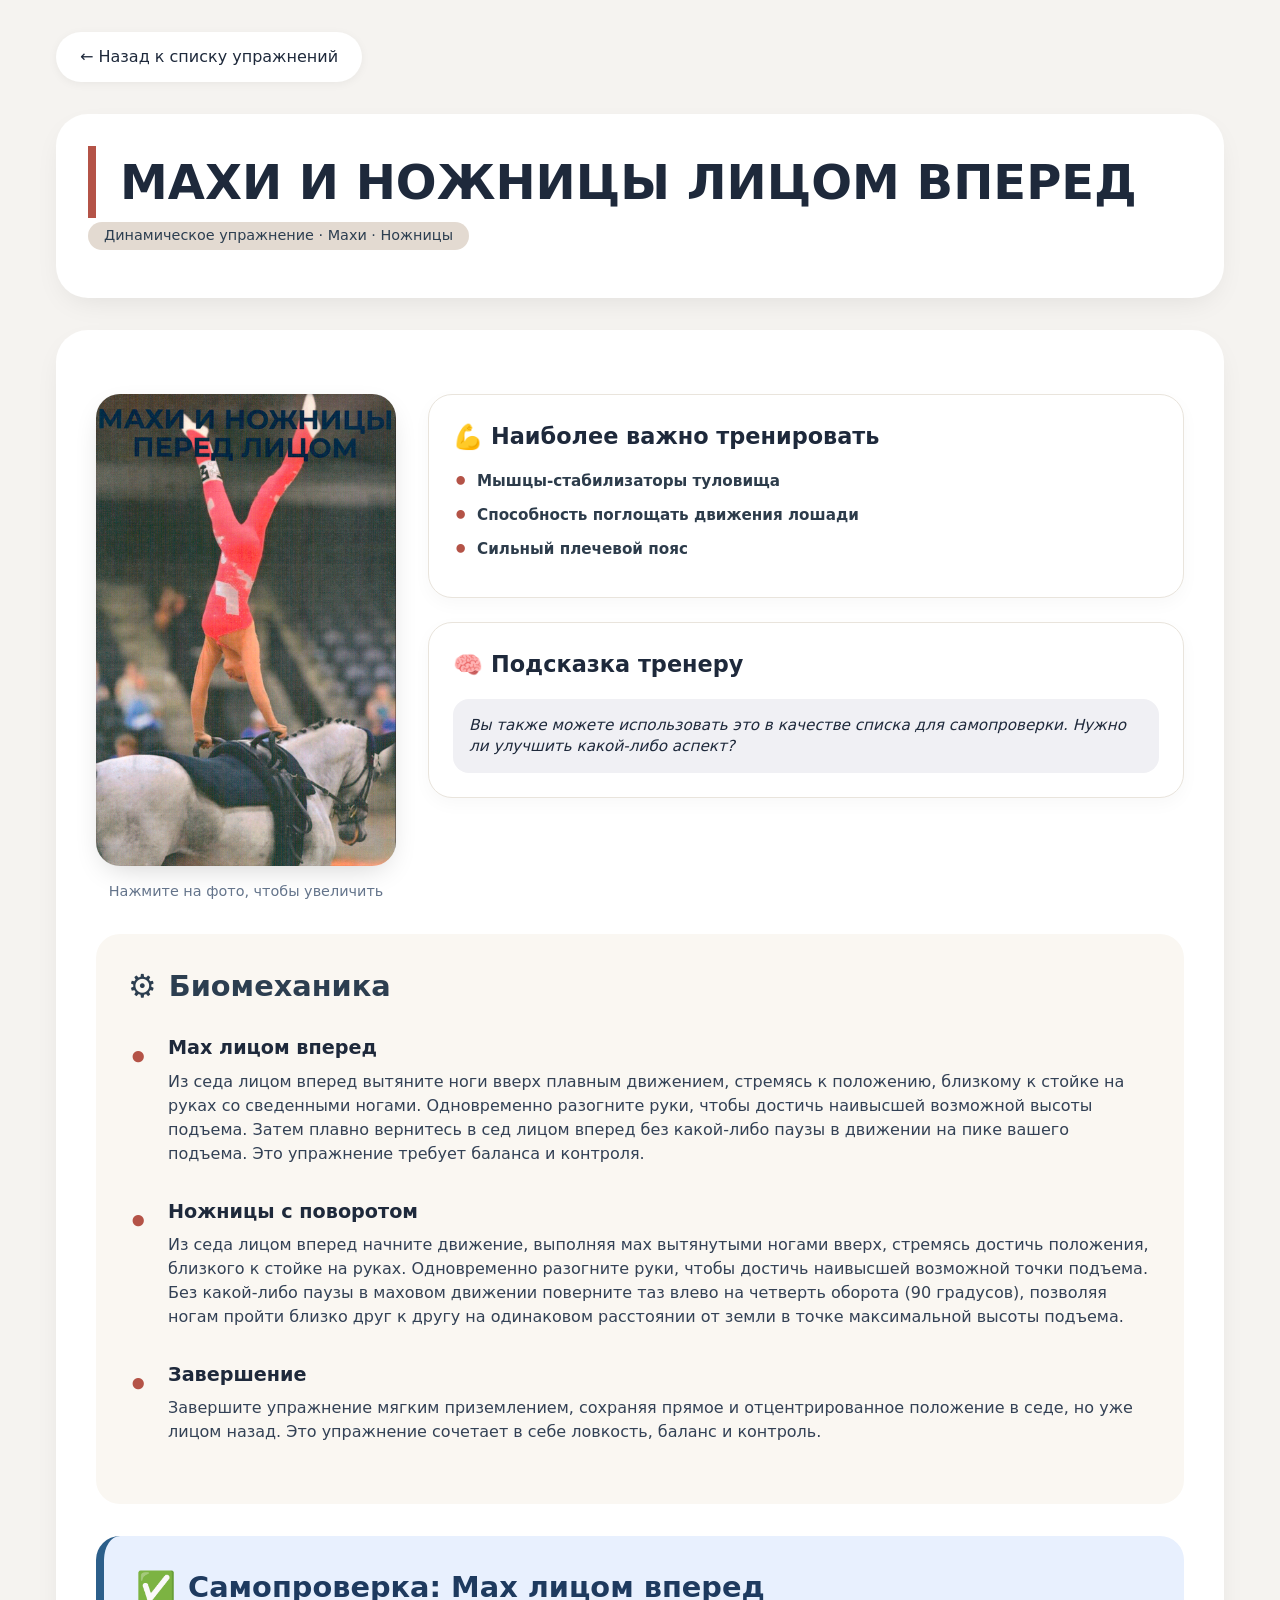
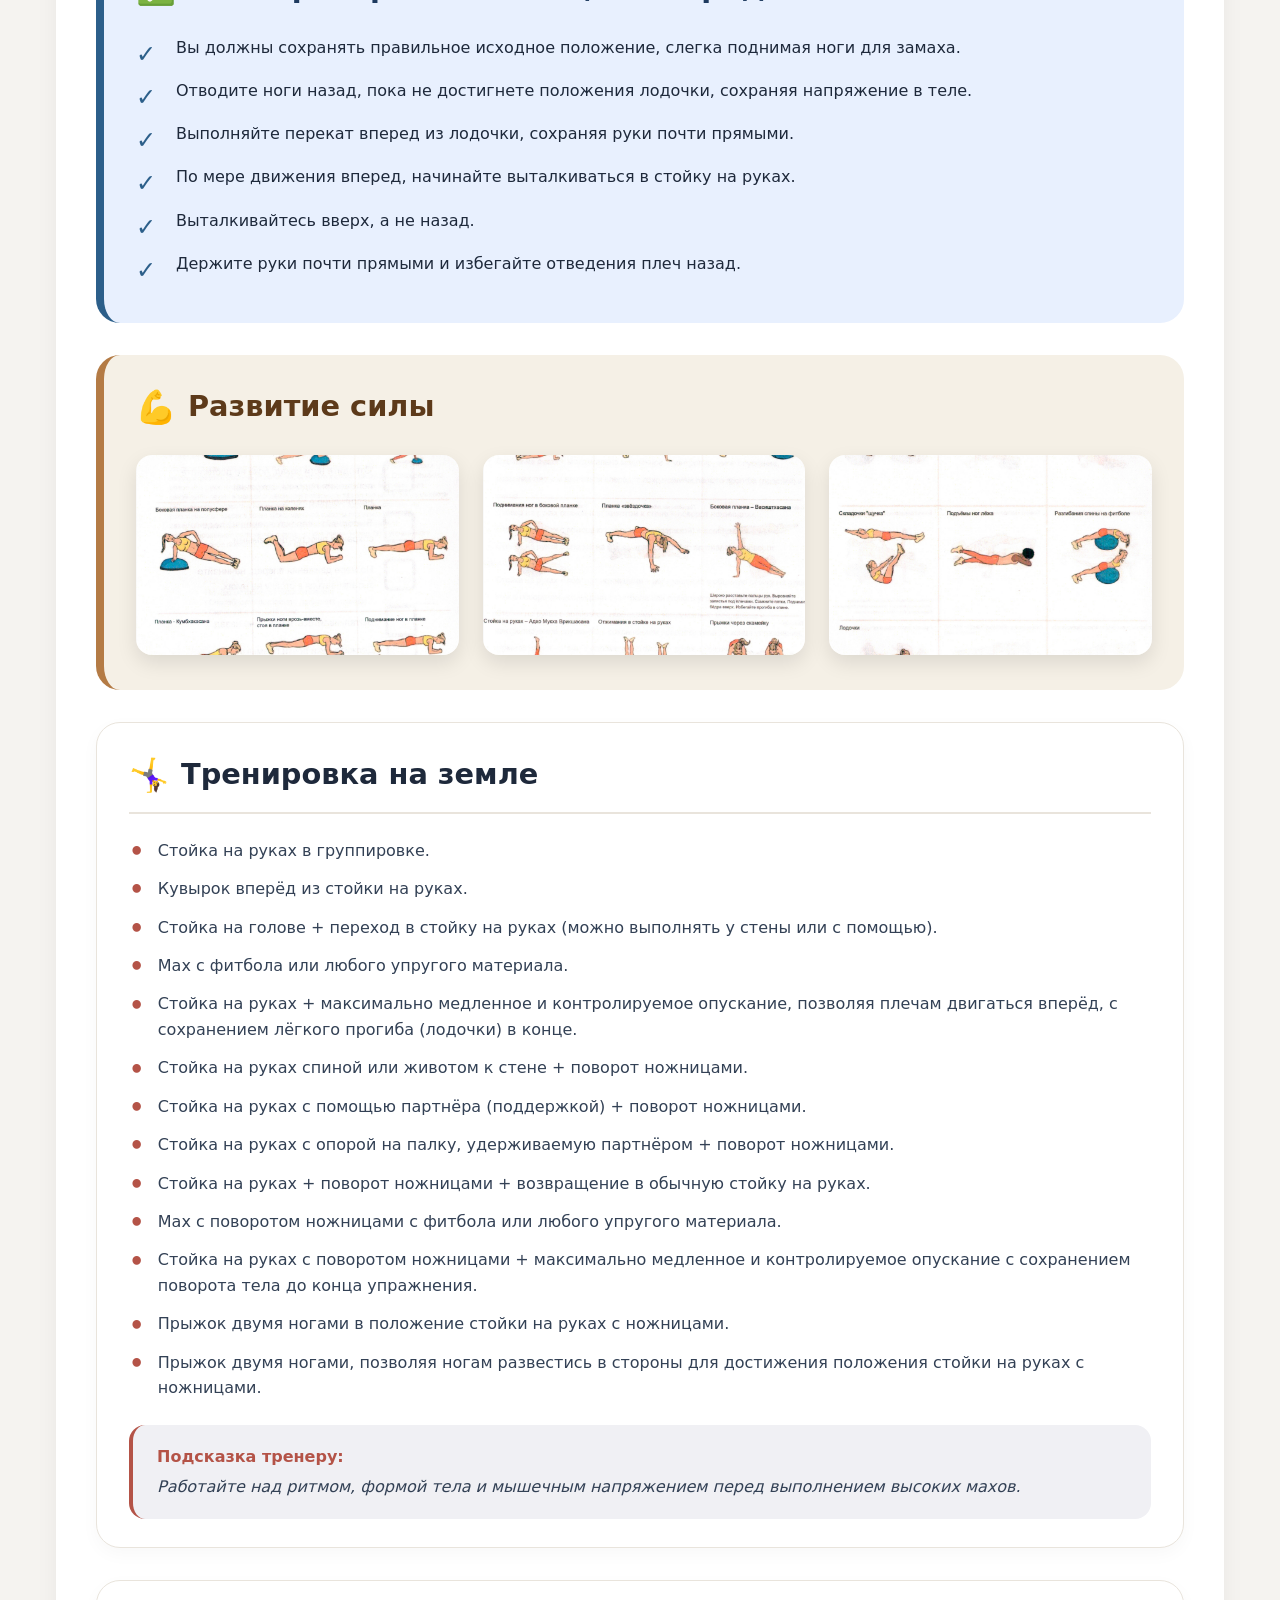
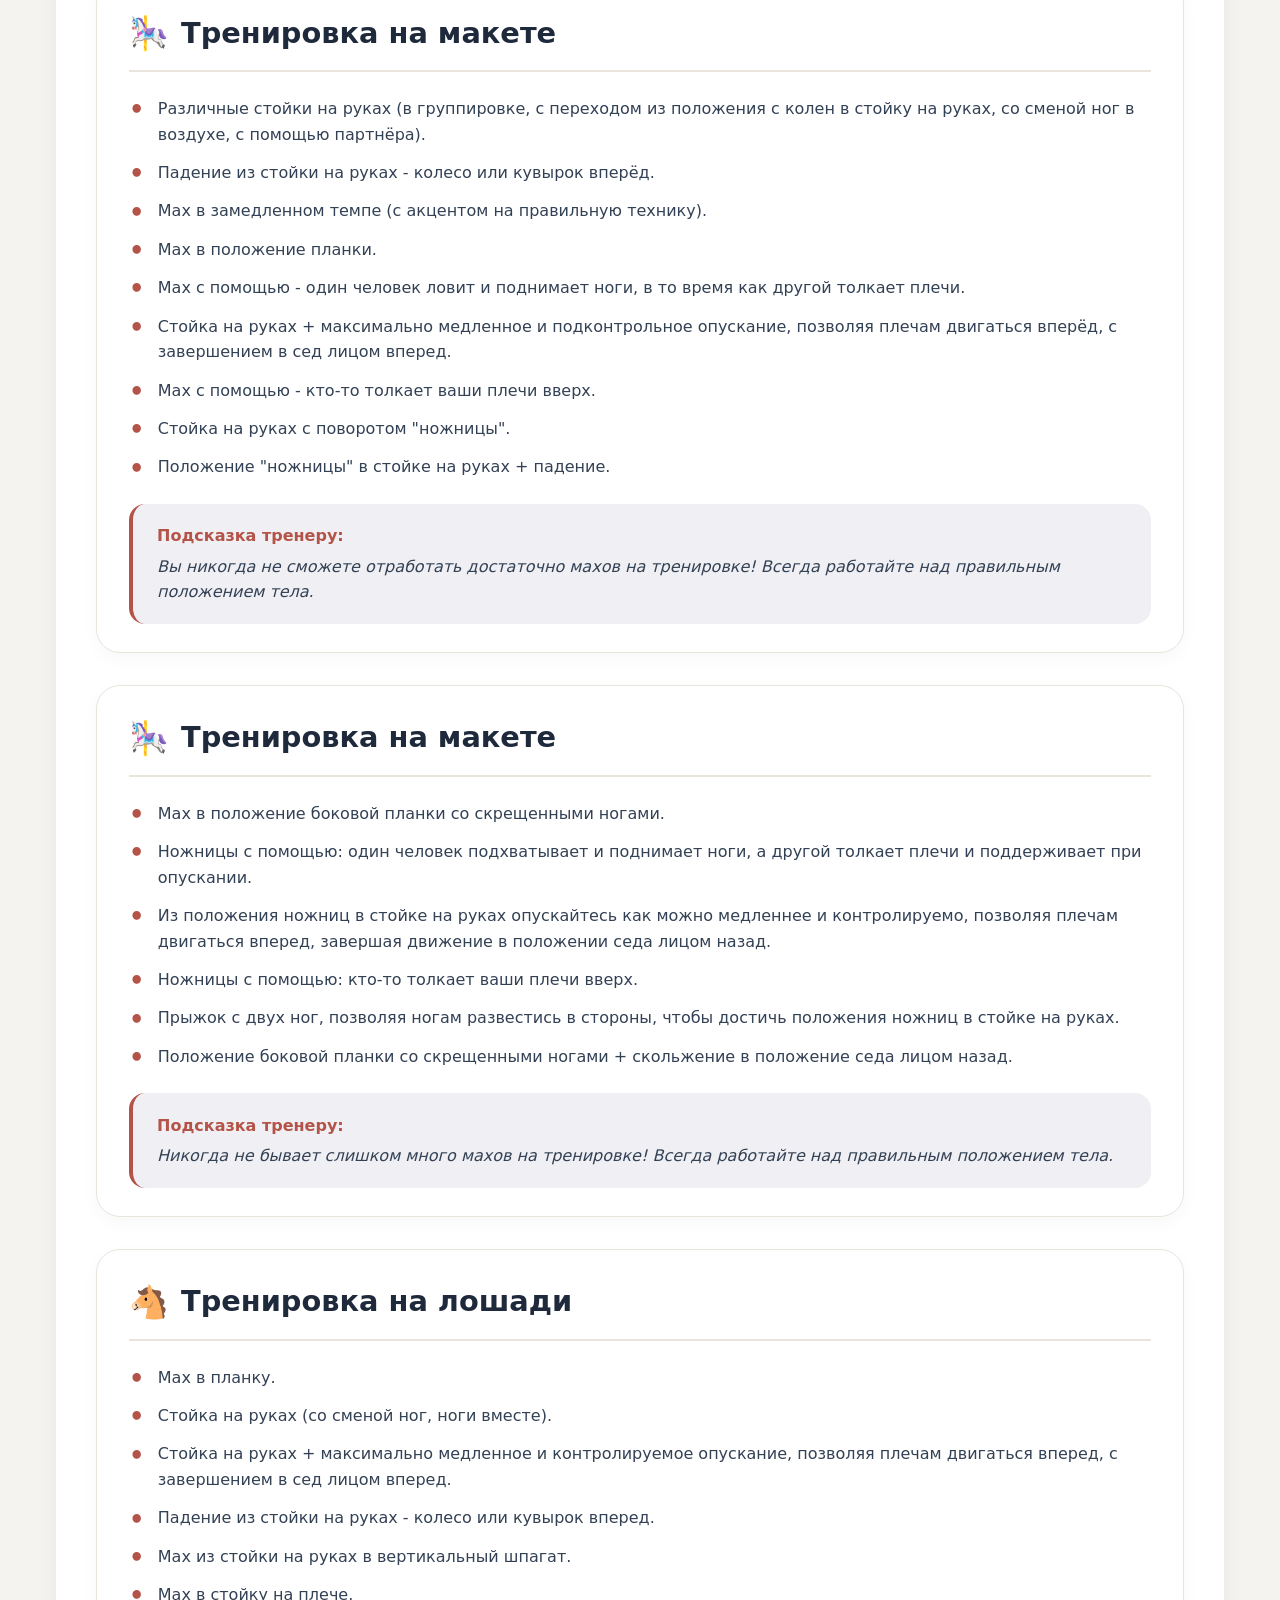
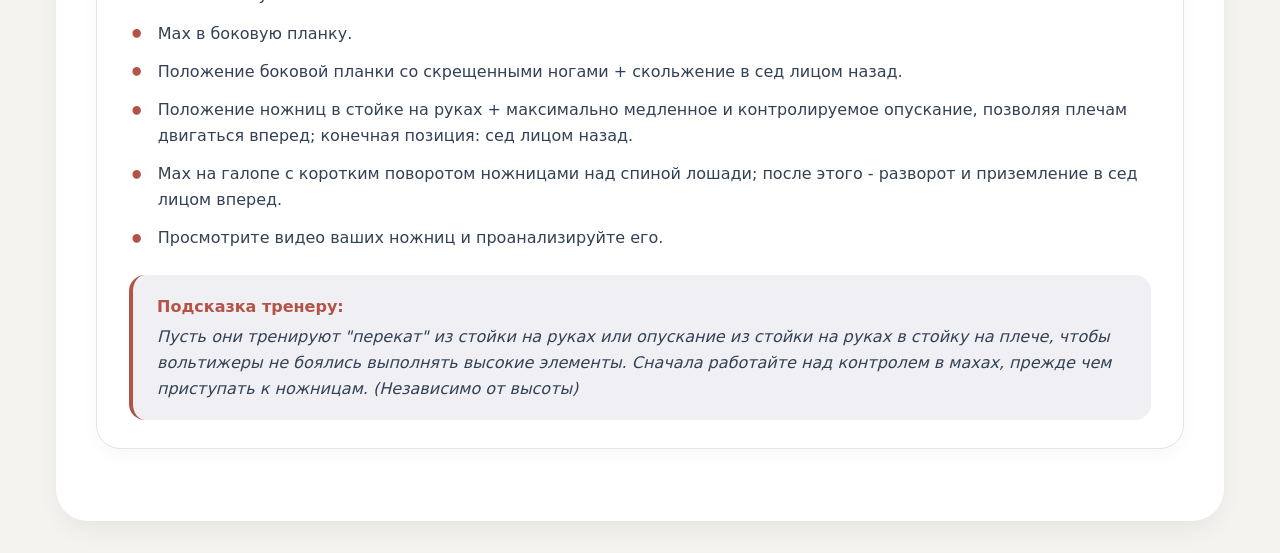
<file: swings-and-scissors.html>
<!DOCTYPE html>
<html lang="ru">
<head>
    <meta charset="UTF-8">
    <meta name="viewport" content="width=device-width, initial-scale=1.0">
    <title>Махи и ножницы лицом вперед — упражнение по вольтижировке</title>
    <link rel="stylesheet" href="style.css">
    <style>
        /* Дополнительные стили только для этой страницы */
        .exercise-header {
            background: white;
            border-radius: 32px;
            padding: 2rem;
            margin-bottom: 2rem;
            box-shadow: 0 10px 30px -10px rgba(0,0,0,0.1);
        }

        /* ДВЕ КОЛОНКИ: фото + блоки */
        .two-columns {
            display: flex;
            gap: 2rem;
            margin: 1.5rem 0;
            align-items: flex-start;
        }

        /* Левая колонка с фото */
        .left-column {
            flex: 0 0 300px;
        }

        /* Правая колонка с блоками */
        .right-column {
            flex: 1;
            display: flex;
            flex-direction: column;
            gap: 1.5rem;
        }

        /* Контейнер для изображения */
        .image-container {
            text-align: center;
        }

        /* Само изображение */
        .clickable-image {
            width: 100%;
            height: auto;
            border-radius: 24px;
            box-shadow: 0 10px 30px -10px rgba(0,0,0,0.2);
            cursor: pointer;
            transition: transform 0.3s ease, box-shadow 0.3s ease;
        }

        .clickable-image:hover {
            transform: scale(1.02);
            box-shadow: 0 15px 40px -5px rgba(0,0,0,0.3);
        }

        .image-caption {
            color: #64748b;
            font-size: 0.9rem;
            margin-top: 0.5rem;
        }

        /* Модальное окно (на весь экран) */
        .modal {
            display: none;
            position: fixed;
            z-index: 1000;
            left: 0;
            top: 0;
            width: 100%;
            height: 100%;
            background-color: rgba(0, 0, 0, 0.9);
            cursor: pointer;
        }

        .modal-content {
            margin: auto;
            display: block;
            max-width: 90%;
            max-height: 90%;
            position: absolute;
            top: 50%;
            left: 50%;
            transform: translate(-50%, -50%);
            border-radius: 8px;
            box-shadow: 0 0 30px rgba(0,0,0,0.5);
        }

        .modal.show {
            display: block;
            animation: fadeIn 0.3s;
        }

        @keyframes fadeIn {
            from { opacity: 0; }
            to { opacity: 1; }
        }

        .close-modal {
            position: absolute;
            top: 20px;
            right: 30px;
            color: white;
            font-size: 40px;
            font-weight: bold;
            cursor: pointer;
            z-index: 1001;
            width: 50px;
            height: 50px;
            display: flex;
            align-items: center;
            justify-content: center;
            background: rgba(255,255,255,0.1);
            border-radius: 50%;
            transition: background 0.3s;
        }

        .close-modal:hover {
            background: rgba(255,255,255,0.2);
        }

        .exercise-content {
            background: white;
            border-radius: 32px;
            padding: 2.5rem;
            box-shadow: 0 10px 30px -10px rgba(0,0,0,0.1);
        }

        h1 {
            font-size: 3rem;
            font-weight: 700;
            color: #1e293b;
            margin-top: 0;
            margin-bottom: 0.25rem;
            border-left: 8px solid #b45347;
            padding-left: 1.5rem;
        }

        /* Блок биомеханики */
        .biomechanics {
            background: #faf7f2;
            border-radius: 24px;
            padding: 1.75rem 2rem;
            margin: 2rem 0;
        }

        .biomechanics h2 {
            font-size: 1.8rem;
            font-weight: 600;
            color: #2c3e50;
            margin-top: 0;
            margin-bottom: 1.5rem;
            display: flex;
            align-items: center;
            gap: 0.75rem;
        }

        .biomechanics h2:before {
            content: '⚙️';
            font-size: 2rem;
        }

        .phase-list {
            list-style: none;
            padding: 0;
            margin: 0;
        }

        .phase-item {
            margin-bottom: 2rem;
            padding-left: 2.5rem;
            position: relative;
        }

        .phase-item:before {
            content: '•';
            position: absolute;
            left: 0;
            top: 0;
            color: #b45347;
            font-weight: bold;
            font-size: 2rem;
        }

        .phase-item strong {
            font-size: 1.2rem;
            color: #1e293b;
            display: block;
            margin-bottom: 0.4rem;
        }

        .phase-item p {
            margin: 0.2rem 0 0 0;
            color: #334155;
            line-height: 1.5;
        }

        /* Блок Самопроверка */
        .self-check {
            background: #e8f0fe;
            border-radius: 24px;
            padding: 1.75rem 2rem;
            margin: 2rem 0;
            border-left: 8px solid #2c5f8a;
        }

        .self-check h2 {
            font-size: 1.8rem;
            font-weight: 600;
            color: #1e3a5f;
            margin-top: 0;
            margin-bottom: 1.5rem;
            display: flex;
            align-items: center;
            gap: 0.75rem;
        }

        .self-check h2:before {
            content: '✅';
            font-size: 2rem;
        }

        .check-list {
            list-style: none;
            padding: 0;
            margin: 0;
        }

        .check-item {
            margin-bottom: 1.2rem;
            padding-left: 2.5rem;
            position: relative;
            color: #1e293b;
            line-height: 1.5;
        }

        .check-item:before {
            content: '✓';
            position: absolute;
            left: 0;
            top: 0;
            color: #2c5f8a;
            font-weight: bold;
            font-size: 1.5rem;
        }

        /* Блок Развитие силы */
        .strength-development {
            background: #f5f0e6;
            border-radius: 24px;
            padding: 1.75rem 2rem;
            margin: 2rem 0;
            border-left: 8px solid #b47b45;
        }

        .strength-development h2 {
            font-size: 1.8rem;
            font-weight: 600;
            color: #5d3a1a;
            margin-top: 0;
            margin-bottom: 1.5rem;
            display: flex;
            align-items: center;
            gap: 0.75rem;
        }

        .strength-development h2:before {
            content: '💪';
            font-size: 2rem;
        }

        .image-grid {
            display: grid;
            grid-template-columns: repeat(3, 1fr);
            gap: 1.5rem;
            margin-top: 1.5rem;
        }

        .grid-item {
            text-align: center;
        }

        .grid-item img {
            width: 100%;
            height: 200px;
            object-fit: cover;
            border-radius: 16px;
            box-shadow: 0 8px 20px rgba(0,0,0,0.1);
            cursor: pointer;
            transition: transform 0.3s ease;
        }

        .grid-item img:hover {
            transform: scale(1.05);
        }

        .grid-item p {
            margin-top: 0.8rem;
            color: #5d3a1a;
            font-weight: 500;
        }

        /* Блоки тренировок */
        .training-block {
            background: #ffffff;
            border-radius: 24px;
            padding: 1.75rem 2rem;
            margin: 2rem 0;
            border: 1px solid #e9e4dc;
            box-shadow: 0 6px 18px rgba(0,0,0,0.03);
        }

        .training-block h2 {
            font-size: 1.8rem;
            font-weight: 600;
            color: #1e293b;
            margin-top: 0;
            margin-bottom: 1.5rem;
            display: flex;
            align-items: center;
            gap: 0.75rem;
            border-bottom: 2px solid #e9e4dc;
            padding-bottom: 0.8rem;
        }

        .training-block h2:before {
            font-size: 2rem;
        }

        .training-block.ground h2:before {
            content: '🤸‍♀️';
        }

        .training-block.model h2:before {
            content: '🎠';
        }

        .training-block.horse h2:before {
            content: '🐴';
        }

        .training-content {
            color: #334155;
            line-height: 1.6;
        }

        .training-content p {
            margin: 1rem 0;
            white-space: pre-line;
        }

        .training-content ul {
            list-style: none;
            padding: 0;
            margin: 1rem 0;
        }

        .training-content li {
            margin-bottom: 0.8rem;
            padding-left: 1.8rem;
            position: relative;
        }

        .training-content li:before {
            content: '•';
            color: #b45347;
            font-weight: bold;
            font-size: 1.5rem;
            position: absolute;
            left: 0;
            top: -0.3rem;
        }

        .coach-tip {
            background: #f0f0f4;
            padding: 1.2rem 1.5rem;
            border-radius: 16px;
            margin-top: 1.5rem;
            font-style: italic;
            border-left: 4px solid #b45347;
        }

        .coach-tip strong {
            color: #b45347;
            display: block;
            margin-bottom: 0.3rem;
            font-style: normal;
        }

        /* Стили для блоков в правой колонке */
        .req-box, .coach-box {
            background: #ffffff;
            border-radius: 24px;
            padding: 1.5rem;
            box-shadow: 0 6px 18px rgba(0,0,0,0.03);
            border: 1px solid #e9e4dc;
        }

        .req-box h2, .coach-box h2 {
            font-size: 1.4rem;
            font-weight: 600;
            color: #1e293b;
            margin-top: 0;
            margin-bottom: 1rem;
            display: flex;
            align-items: center;
            gap: 0.5rem;
        }

        .req-box h2:before {
            content: '💪';
            font-size: 1.5rem;
        }

        .coach-box h2:before {
            content: '🧠';
            font-size: 1.5rem;
        }

        .req-list {
            list-style: none;
            padding: 0;
            margin: 0;
        }

        .req-list li {
            margin-bottom: 0.8rem;
            padding-left: 1.5rem;
            position: relative;
            color: #2d3c4b;
            line-height: 1.4;
            font-size: 0.95rem;
        }

        .req-list li:before {
            content: '•';
            color: #b45347;
            font-weight: bold;
            font-size: 1.5rem;
            position: absolute;
            left: 0;
            top: -0.3rem;
        }

        .coach-note p {
            background: #f0f0f4;
            padding: 1rem;
            border-radius: 16px;
            color: #1e293b;
            font-style: italic;
            line-height: 1.4;
            margin: 0;
            font-size: 0.95rem;
        }

        .badge {
            display: inline-block;
            background: #e3dad1;
            color: #2c3e50;
            padding: 0.2rem 1rem;
            border-radius: 30px;
            font-size: 0.9rem;
            font-weight: 500;
            margin-bottom: 1rem;
        }

        /* Адаптивность для мобильных */
        @media (max-width: 768px) {
            .two-columns {
                flex-direction: column;
            }
            
            .left-column {
                flex: 0 0 auto;
                width: 100%;
                max-width: 300px;
                margin: 0 auto;
            }
            
            .image-grid {
                grid-template-columns: 1fr;
                gap: 1rem;
            }
            
            .grid-item img {
                height: 250px;
            }
            
            .close-modal {
                top: 10px;
                right: 15px;
                font-size: 30px;
            }
        }

        @media (max-width: 650px) {
            h1 { font-size: 2.4rem; }
            .exercise-content { padding: 1.5rem; }
            .training-block { padding: 1.2rem; }
        }
    </style>
</head>
<body>
    <div class="container">
        <!-- Кнопка назад к списку -->
        <a href="index.html" class="back-button">← Назад к списку упражнений</a>

        <!-- Шапка с заголовком -->
        <div class="exercise-header">
            <h1>МАХИ И НОЖНИЦЫ ЛИЦОМ ВПЕРЕД</h1>
            <div class="badge">Динамическое упражнение · Махи · Ножницы</div>
        </div>

        <!-- Основной контент -->
        <div class="exercise-content">
            <!-- ДВЕ КОЛОНКИ: фото + блоки -->
            <div class="two-columns">
                <!-- Левая колонка с фото -->
                <div class="left-column">
                    <div class="image-container">
                        <img src="swings-scissors-main.jpg" alt="Махи и ножницы лицом вперед - техника выполнения" class="clickable-image" onclick="openModal(this)">
                        <p class="image-caption">Нажмите на фото, чтобы увеличить</p>
                    </div>
                </div>

                <!-- Правая колонка с блоками -->
                <div class="right-column">
                    <!-- Что важно тренировать -->
                    <div class="req-box">
                        <h2>Наиболее важно тренировать</h2>
                        <ul class="req-list">
                            <li><strong>Мышцы-стабилизаторы туловища</strong></li>
                            <li><strong>Способность поглощать движения лошади</strong></li>
                            <li><strong>Сильный плечевой пояс</strong></li>
                        </ul>
                    </div>

                    <!-- Подсказка тренеру -->
                    <div class="coach-box">
                        <h2>Подсказка тренеру</h2>
                        <div class="coach-note">
                            <p>Вы также можете использовать это в качестве списка для самопроверки. Нужно ли улучшить какой-либо аспект?</p>
                        </div>
                    </div>
                </div>
            </div>

            <!-- Блок биомеханики -->
            <div class="biomechanics">
                <h2>Биомеханика</h2>
                <div class="phase-list">
                    <div class="phase-item">
                        <strong>Мах лицом вперед</strong>
                        <p>Из седа лицом вперед вытяните ноги вверх плавным движением, стремясь к положению, близкому к стойке на руках со сведенными ногами. Одновременно разогните руки, чтобы достичь наивысшей возможной высоты подъема. Затем плавно вернитесь в сед лицом вперед без какой-либо паузы в движении на пике вашего подъема. Это упражнение требует баланса и контроля.</p>
                    </div>
                    <div class="phase-item">
                        <strong>Ножницы с поворотом</strong>
                        <p>Из седа лицом вперед начните движение, выполняя мах вытянутыми ногами вверх, стремясь достичь положения, близкого к стойке на руках. Одновременно разогните руки, чтобы достичь наивысшей возможной точки подъема. Без какой-либо паузы в маховом движении поверните таз влево на четверть оборота (90 градусов), позволяя ногам пройти близко друг к другу на одинаковом расстоянии от земли в точке максимальной высоты подъема.</p>
                    </div>
                    <div class="phase-item">
                        <strong>Завершение</strong>
                        <p>Завершите упражнение мягким приземлением, сохраняя прямое и отцентрированное положение в седе, но уже лицом назад. Это упражнение сочетает в себе ловкость, баланс и контроль.</p>
                    </div>
                </div>
            </div>

            <!-- Блок Самопроверка для Маха лицом вперед -->
            <div class="self-check">
                <h2>Самопроверка: Мах лицом вперед</h2>
                <ul class="check-list">
                    <li class="check-item">Вы должны сохранять правильное исходное положение, слегка поднимая ноги для замаха.</li>
                    <li class="check-item">Отводите ноги назад, пока не достигнете положения лодочки, сохраняя напряжение в теле.</li>
                    <li class="check-item">Выполняйте перекат вперед из лодочки, сохраняя руки почти прямыми.</li>
                    <li class="check-item">По мере движения вперед, начинайте выталкиваться в стойку на руках.</li>
                    <li class="check-item">Выталкивайтесь вверх, а не назад.</li>
                    <li class="check-item">Держите руки почти прямыми и избегайте отведения плеч назад.</li>
                </ul>
            </div>

            <!-- Блок Развитие силы (3 картинки) -->
            <div class="strength-development">
                <h2>Развитие силы</h2>
                <div class="image-grid">
                    <div class="grid-item">
                        <img src="swings-scissors-strength1.jpg" alt="Подводящее упражнение 1" class="clickable-image" onclick="openModal(this)">
                    </div>
                    <div class="grid-item">
                        <img src="swings-scissors-strength2.jpg" alt="Подводящее упражнение 2" class="clickable-image" onclick="openModal(this)">
                    </div>
                    <div class="grid-item">
                        <img src="swings-scissors-strength3.jpg" alt="Подводящее упражнение 3" class="clickable-image" onclick="openModal(this)">
                    </div>
                </div>
            </div>

            <!-- БЛОК 1: Тренировка на земле -->
            <div class="training-block ground">
                <h2>Тренировка на земле</h2>
                <div class="training-content">
                    <ul>
                        <li>Стойка на руках в группировке.</li>
                        <li>Кувырок вперёд из стойки на руках.</li>
                        <li>Стойка на голове + переход в стойку на руках (можно выполнять у стены или с помощью).</li>
                        <li>Мах с фитбола или любого упругого материала.</li>
                        <li>Стойка на руках + максимально медленное и контролируемое опускание, позволяя плечам двигаться вперёд, с сохранением лёгкого прогиба (лодочки) в конце.</li>
                        <li>Стойка на руках спиной или животом к стене + поворот ножницами.</li>
                        <li>Стойка на руках с помощью партнёра (поддержкой) + поворот ножницами.</li>
                        <li>Стойка на руках с опорой на палку, удерживаемую партнёром + поворот ножницами.</li>
                        <li>Стойка на руках + поворот ножницами + возвращение в обычную стойку на руках.</li>
                        <li>Мах с поворотом ножницами с фитбола или любого упругого материала.</li>
                        <li>Стойка на руках с поворотом ножницами + максимально медленное и контролируемое опускание с сохранением поворота тела до конца упражнения.</li>
                        <li>Прыжок двумя ногами в положение стойки на руках с ножницами.</li>
                        <li>Прыжок двумя ногами, позволяя ногам развестись в стороны для достижения положения стойки на руках с ножницами.</li>
                    </ul>
                    <div class="coach-tip">
                        <strong>Подсказка тренеру:</strong>
                        Работайте над ритмом, формой тела и мышечным напряжением перед выполнением высоких махов.
                    </div>
                </div>
            </div>

            <!-- БЛОК 2: Тренировка на макете -->
            <div class="training-block model">
                <h2>Тренировка на макете</h2>
                <div class="training-content">
                    <ul>
                        <li>Различные стойки на руках (в группировке, с переходом из положения с колен в стойку на руках, со сменой ног в воздухе, с помощью партнёра).</li>
                        <li>Падение из стойки на руках - колесо или кувырок вперёд.</li>
                        <li>Мах в замедленном темпе (с акцентом на правильную технику).</li>
                        <li>Мах в положение планки.</li>
                        <li>Мах с помощью - один человек ловит и поднимает ноги, в то время как другой толкает плечи.</li>
                        <li>Стойка на руках + максимально медленное и подконтрольное опускание, позволяя плечам двигаться вперёд, с завершением в сед лицом вперед.</li>
                        <li>Мах с помощью - кто-то толкает ваши плечи вверх.</li>
                        <li>Стойка на руках с поворотом "ножницы".</li>
                        <li>Положение "ножницы" в стойке на руках + падение.</li>
                    </ul>
                    <div class="coach-tip">
                        <strong>Подсказка тренеру:</strong>
                        Вы никогда не сможете отработать достаточно махов на тренировке! Всегда работайте над правильным положением тела.
                    </div>
                </div>
            </div>

            <!-- БЛОК 3: Тренировка на макете (продолжение) -->
            <div class="training-block model">
                <h2>Тренировка на макете</h2>
                <div class="training-content">
                    <ul>
                        <li>Мах в положение боковой планки со скрещенными ногами.</li>
                        <li>Ножницы с помощью: один человек подхватывает и поднимает ноги, а другой толкает плечи и поддерживает при опускании.</li>
                        <li>Из положения ножниц в стойке на руках опускайтесь как можно медленнее и контролируемо, позволяя плечам двигаться вперед, завершая движение в положении седа лицом назад.</li>
                        <li>Ножницы с помощью: кто-то толкает ваши плечи вверх.</li>
                        <li>Прыжок с двух ног, позволяя ногам развестись в стороны, чтобы достичь положения ножниц в стойке на руках.</li>
                        <li>Положение боковой планки со скрещенными ногами + скольжение в положение седа лицом назад.</li>
                    </ul>
                    <div class="coach-tip">
                        <strong>Подсказка тренеру:</strong>
                        Никогда не бывает слишком много махов на тренировке! Всегда работайте над правильным положением тела.
                    </div>
                </div>
            </div>

            <!-- БЛОК 4: Тренировка на лошади -->
            <div class="training-block horse">
                <h2>Тренировка на лошади</h2>
                <div class="training-content">
                    <ul>
                        <li>Мах в планку.</li>
                        <li>Стойка на руках (со сменой ног, ноги вместе).</li>
                        <li>Стойка на руках + максимально медленное и контролируемое опускание, позволяя плечам двигаться вперед, с завершением в сед лицом вперед.</li>
                        <li>Падение из стойки на руках - колесо или кувырок вперед.</li>
                        <li>Мах из стойки на руках в вертикальный шпагат.</li>
                        <li>Мах в стойку на плече.</li>
                        <li>Мах в боковую планку.</li>
                        <li>Положение боковой планки со скрещенными ногами + скольжение в сед лицом назад.</li>
                        <li>Положение ножниц в стойке на руках + максимально медленное и контролируемое опускание, позволяя плечам двигаться вперед; конечная позиция: сед лицом назад.</li>
                        <li>Мах на галопе с коротким поворотом ножницами над спиной лошади; после этого - разворот и приземление в сед лицом вперед.</li>
                        <li>Просмотрите видео ваших ножниц и проанализируйте его.</li>
                    </ul>
                    <div class="coach-tip">
                        <strong>Подсказка тренеру:</strong>
                        Пусть они тренируют "перекат" из стойки на руках или опускание из стойки на руках в стойку на плече, чтобы вольтижеры не боялись выполнять высокие элементы. Сначала работайте над контролем в махах, прежде чем приступать к ножницам. (Независимо от высоты)
                    </div>
                </div>
            </div>
        </div>
    </div>

    <!-- Модальное окно для увеличения фото -->
    <div id="imageModal" class="modal" onclick="closeModal()">
        <span class="close-modal" onclick="closeModal()">&times;</span>
        <img class="modal-content" id="modalImage">
    </div>

    <script>
    function openModal(img) {
        var modal = document.getElementById('imageModal');
        var modalImg = document.getElementById('modalImage');
        modal.style.display = 'block';
        modalImg.src = img.src;
        modal.classList.add('show');
    }

    function closeModal() {
        var modal = document.getElementById('imageModal');
        modal.style.display = 'none';
        modal.classList.remove('show');
    }

    // Закрытие по ESC
    document.addEventListener('keydown', function(event) {
        if (event.key === 'Escape') {
            closeModal();
        }
    });

    // Чтобы модальное окно не закрывалось при клике на само фото
    document.getElementById('modalImage').addEventListener('click', function(event) {
        event.stopPropagation();
    });
    </script>
</body>
</html>
</file>
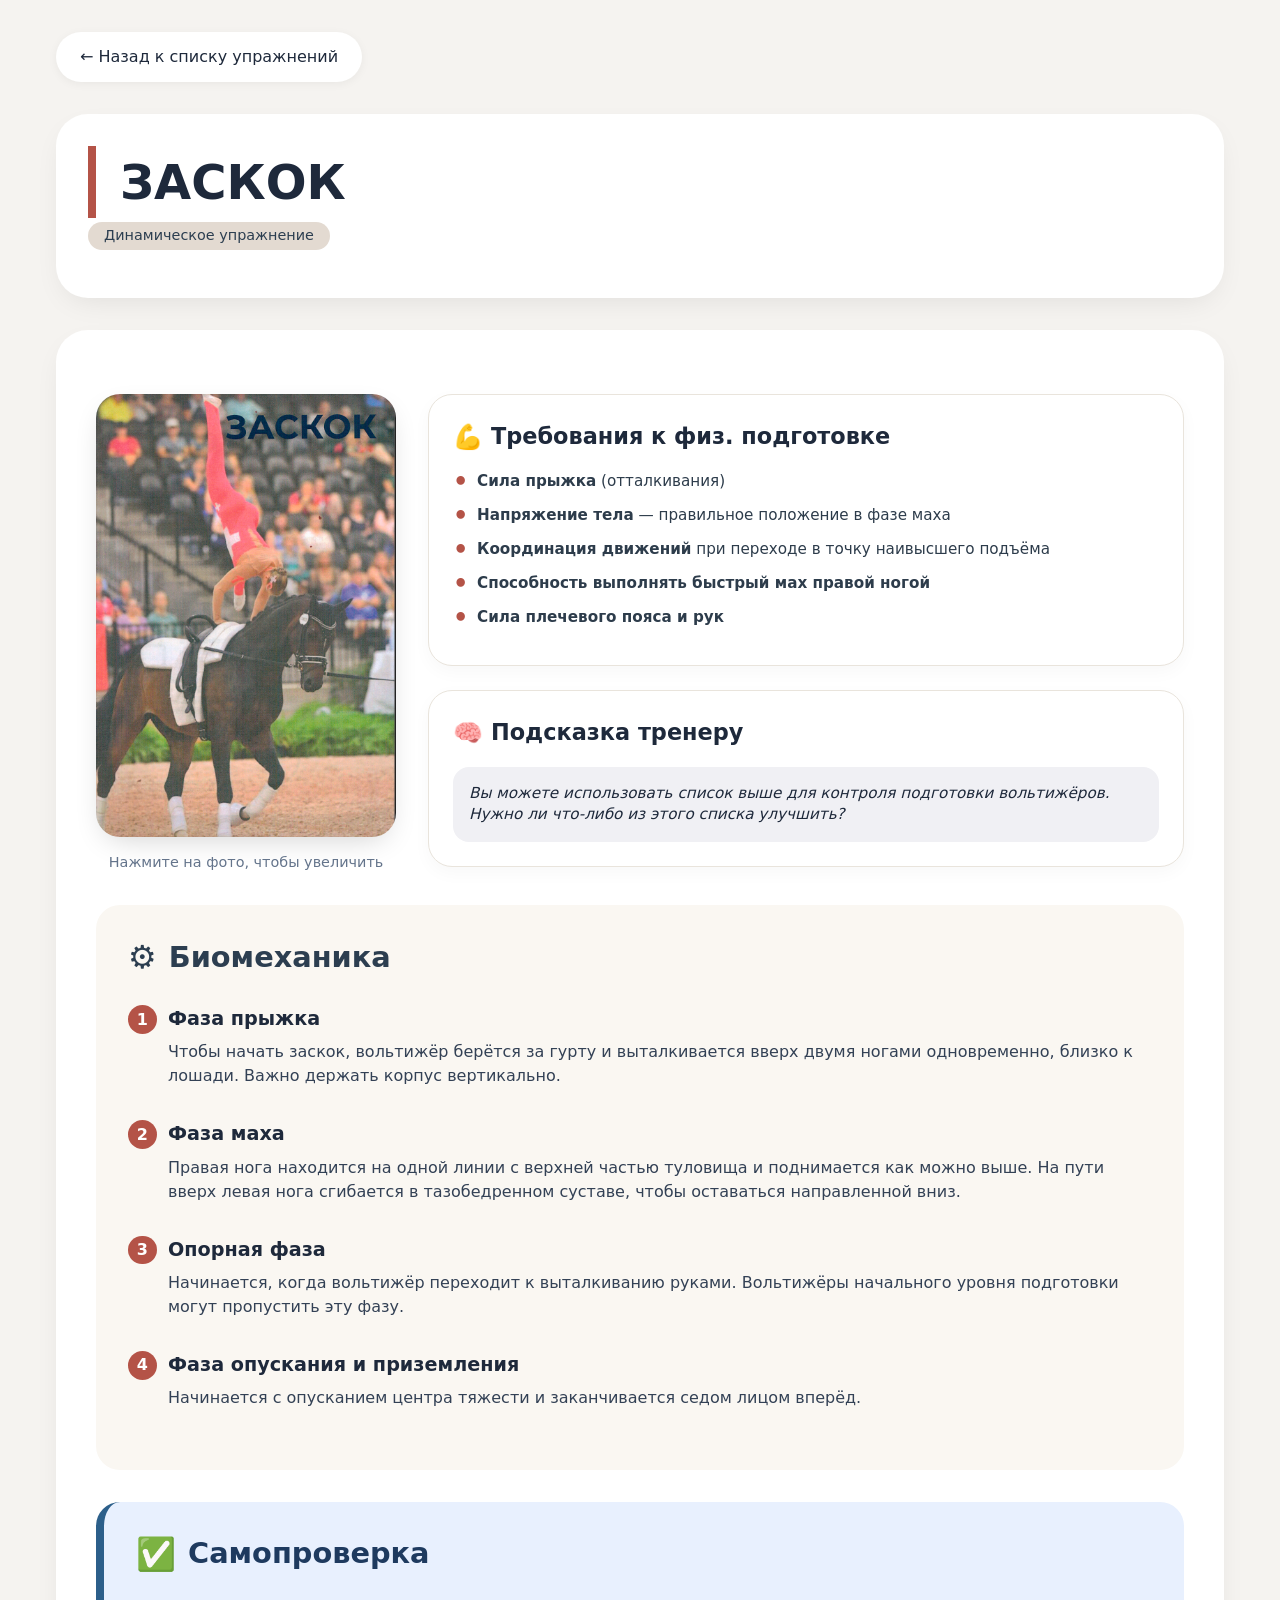
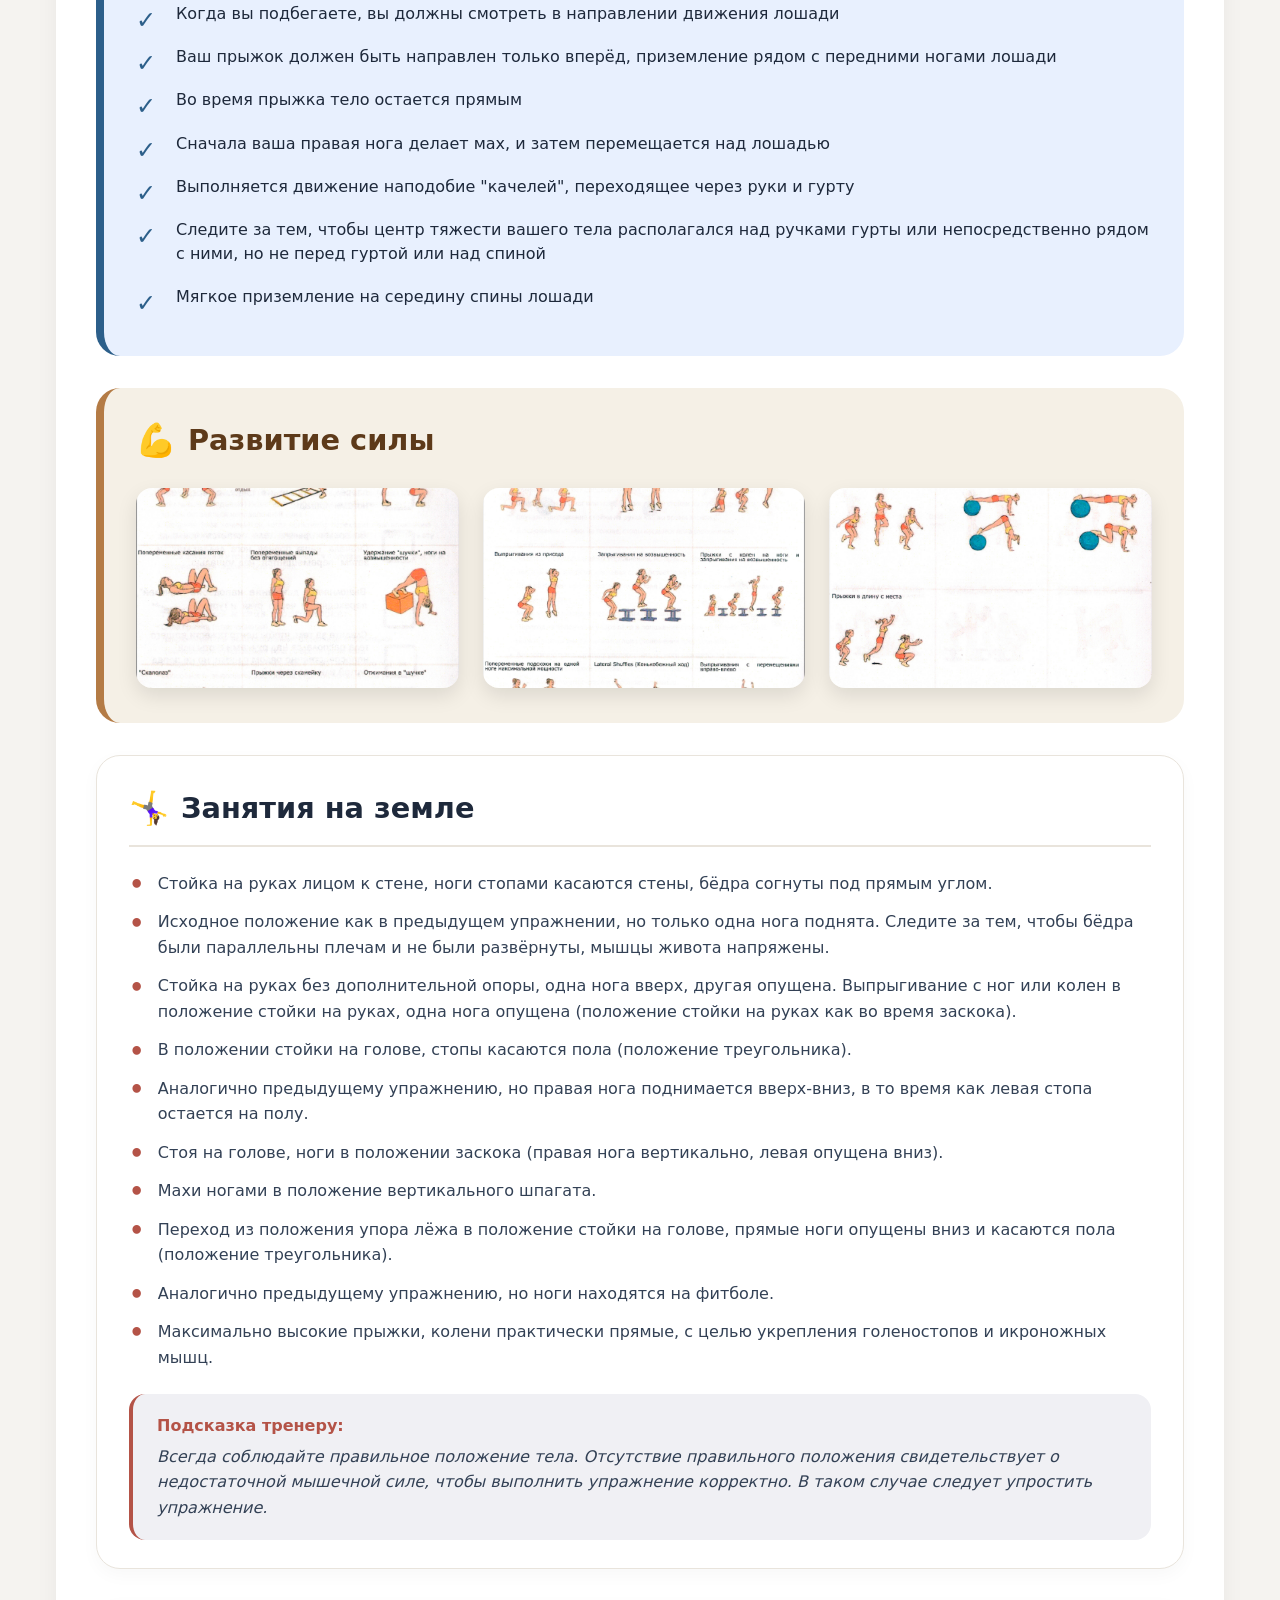
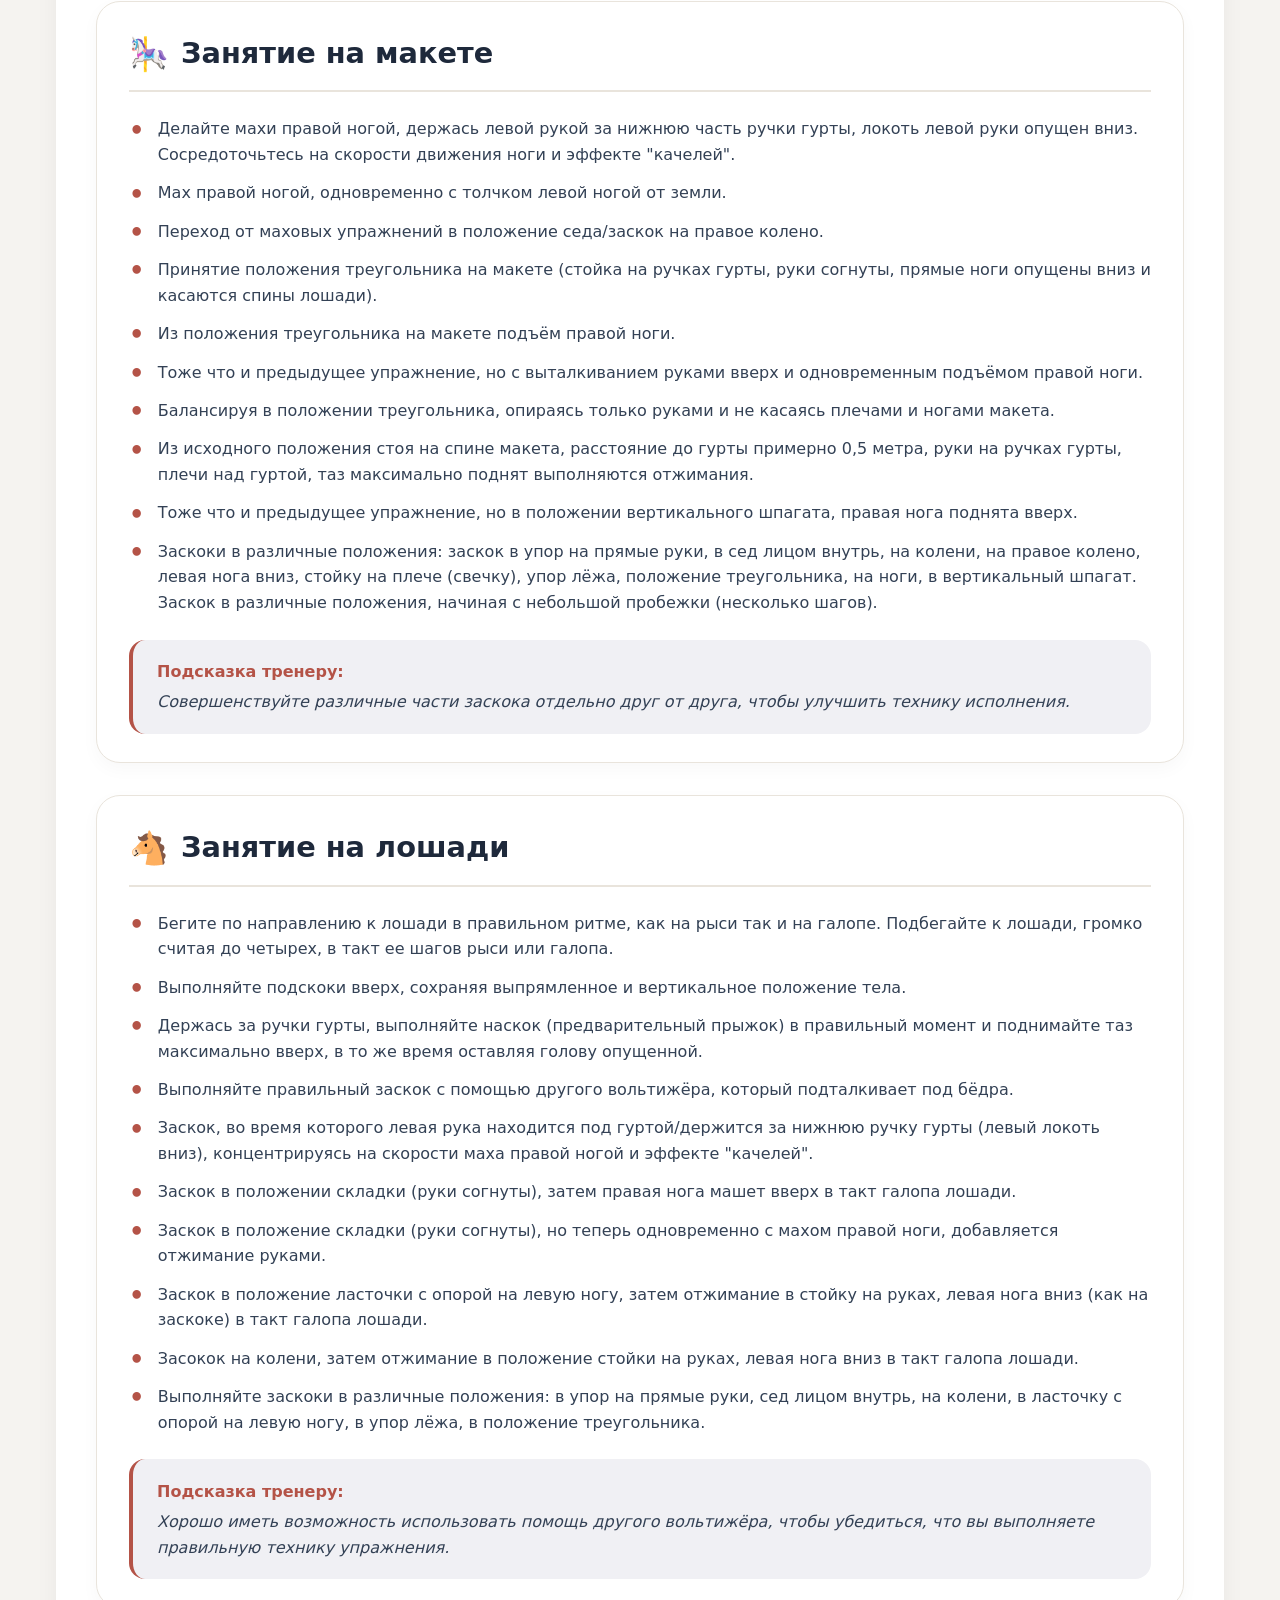
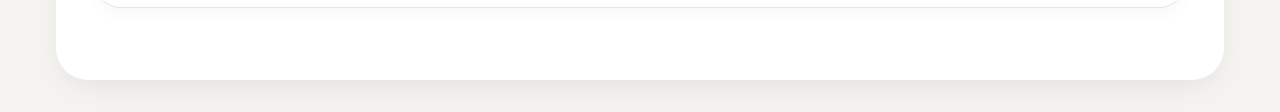
<file: zaskok.html>
<!DOCTYPE html>
<html lang="ru">
<head>
    <meta charset="UTF-8">
    <meta name="viewport" content="width=device-width, initial-scale=1.0">
    <title>Заскок — упражнение по вольтижировке</title>
    <link rel="stylesheet" href="style.css">
    <style>
        /* Дополнительные стили только для этой страницы */
        .exercise-header {
            background: white;
            border-radius: 32px;
            padding: 2rem;
            margin-bottom: 2rem;
            box-shadow: 0 10px 30px -10px rgba(0,0,0,0.1);
        }

        /* ДВЕ КОЛОНКИ: фото + блоки */
        .two-columns {
            display: flex;
            gap: 2rem;
            margin: 1.5rem 0;
            align-items: flex-start;
        }

        /* Левая колонка с фото */
        .left-column {
            flex: 0 0 300px;
        }

        /* Правая колонка с блоками */
        .right-column {
            flex: 1;
            display: flex;
            flex-direction: column;
            gap: 1.5rem;
        }

        /* Контейнер для изображения */
        .image-container {
            text-align: center;
        }

        /* Само изображение */
        .clickable-image {
            width: 100%;
            height: auto;
            border-radius: 24px;
            box-shadow: 0 10px 30px -10px rgba(0,0,0,0.2);
            cursor: pointer;
            transition: transform 0.3s ease, box-shadow 0.3s ease;
        }

        .clickable-image:hover {
            transform: scale(1.02);
            box-shadow: 0 15px 40px -5px rgba(0,0,0,0.3);
        }

        .image-caption {
            color: #64748b;
            font-size: 0.9rem;
            margin-top: 0.5rem;
        }

        /* Модальное окно (на весь экран) */
        .modal {
            display: none;
            position: fixed;
            z-index: 1000;
            left: 0;
            top: 0;
            width: 100%;
            height: 100%;
            background-color: rgba(0, 0, 0, 0.9);
            cursor: pointer;
        }

        .modal-content {
            margin: auto;
            display: block;
            max-width: 90%;
            max-height: 90%;
            position: absolute;
            top: 50%;
            left: 50%;
            transform: translate(-50%, -50%);
            border-radius: 8px;
            box-shadow: 0 0 30px rgba(0,0,0,0.5);
        }

        .modal.show {
            display: block;
            animation: fadeIn 0.3s;
        }

        @keyframes fadeIn {
            from { opacity: 0; }
            to { opacity: 1; }
        }

        .close-modal {
            position: absolute;
            top: 20px;
            right: 30px;
            color: white;
            font-size: 40px;
            font-weight: bold;
            cursor: pointer;
            z-index: 1001;
            width: 50px;
            height: 50px;
            display: flex;
            align-items: center;
            justify-content: center;
            background: rgba(255,255,255,0.1);
            border-radius: 50%;
            transition: background 0.3s;
        }

        .close-modal:hover {
            background: rgba(255,255,255,0.2);
        }

        .exercise-content {
            background: white;
            border-radius: 32px;
            padding: 2.5rem;
            box-shadow: 0 10px 30px -10px rgba(0,0,0,0.1);
        }

        h1 {
            font-size: 3rem;
            font-weight: 700;
            color: #1e293b;
            margin-top: 0;
            margin-bottom: 0.25rem;
            border-left: 8px solid #b45347;
            padding-left: 1.5rem;
        }

        /* Блок биомеханики */
        .biomechanics {
            background: #faf7f2;
            border-radius: 24px;
            padding: 1.75rem 2rem;
            margin: 2rem 0;
        }

        .biomechanics h2 {
            font-size: 1.8rem;
            font-weight: 600;
            color: #2c3e50;
            margin-top: 0;
            margin-bottom: 1.5rem;
            display: flex;
            align-items: center;
            gap: 0.75rem;
        }

        .biomechanics h2:before {
            content: '⚙️';
            font-size: 2rem;
        }

        /* Блок Самопроверка */
        .self-check {
            background: #e8f0fe;
            border-radius: 24px;
            padding: 1.75rem 2rem;
            margin: 2rem 0;
            border-left: 8px solid #2c5f8a;
        }

        .self-check h2 {
            font-size: 1.8rem;
            font-weight: 600;
            color: #1e3a5f;
            margin-top: 0;
            margin-bottom: 1.5rem;
            display: flex;
            align-items: center;
            gap: 0.75rem;
        }

        .self-check h2:before {
            content: '✅';
            font-size: 2rem;
        }

        .check-list {
            list-style: none;
            padding: 0;
            margin: 0;
        }

        .check-item {
            margin-bottom: 1.2rem;
            padding-left: 2.5rem;
            position: relative;
            color: #1e293b;
            line-height: 1.5;
        }

        .check-item:before {
            content: '✓';
            position: absolute;
            left: 0;
            top: 0;
            color: #2c5f8a;
            font-weight: bold;
            font-size: 1.5rem;
        }

        /* Блок Развитие силы */
        .strength-development {
            background: #f5f0e6;
            border-radius: 24px;
            padding: 1.75rem 2rem;
            margin: 2rem 0;
            border-left: 8px solid #b47b45;
        }

        .strength-development h2 {
            font-size: 1.8rem;
            font-weight: 600;
            color: #5d3a1a;
            margin-top: 0;
            margin-bottom: 1.5rem;
            display: flex;
            align-items: center;
            gap: 0.75rem;
        }

        .strength-development h2:before {
            content: '💪';
            font-size: 2rem;
        }

        .image-grid {
            display: grid;
            grid-template-columns: repeat(3, 1fr);
            gap: 1.5rem;
            margin-top: 1.5rem;
        }

        .grid-item {
            text-align: center;
        }

        .grid-item img {
            width: 100%;
            height: 200px;
            object-fit: cover;
            border-radius: 16px;
            box-shadow: 0 8px 20px rgba(0,0,0,0.1);
            cursor: pointer;
            transition: transform 0.3s ease;
        }

        .grid-item img:hover {
            transform: scale(1.05);
        }

        .grid-item p {
            margin-top: 0.8rem;
            color: #5d3a1a;
            font-weight: 500;
        }

        /* НОВЫЕ БЛОКИ: Занятия на земле, макете, лошади */
        .training-block {
            background: #ffffff;
            border-radius: 24px;
            padding: 1.75rem 2rem;
            margin: 2rem 0;
            border: 1px solid #e9e4dc;
            box-shadow: 0 6px 18px rgba(0,0,0,0.03);
        }

        .training-block h2 {
            font-size: 1.8rem;
            font-weight: 600;
            color: #1e293b;
            margin-top: 0;
            margin-bottom: 1.5rem;
            display: flex;
            align-items: center;
            gap: 0.75rem;
            border-bottom: 2px solid #e9e4dc;
            padding-bottom: 0.8rem;
        }

        .training-block h2:before {
            font-size: 2rem;
        }

        .training-block.ground h2:before {
            content: '🤸‍♀️';
        }

        .training-block.model h2:before {
            content: '🎠';
        }

        .training-block.horse h2:before {
            content: '🐴';
        }

        .training-content {
            color: #334155;
            line-height: 1.6;
        }

        .training-content p {
            margin: 1rem 0;
            white-space: pre-line;
        }

        .training-content ul {
            list-style: none;
            padding: 0;
            margin: 1rem 0;
        }

        .training-content li {
            margin-bottom: 0.8rem;
            padding-left: 1.8rem;
            position: relative;
        }

        .training-content li:before {
            content: '•';
            color: #b45347;
            font-weight: bold;
            font-size: 1.5rem;
            position: absolute;
            left: 0;
            top: -0.3rem;
        }

        .coach-tip {
            background: #f0f0f4;
            padding: 1.2rem 1.5rem;
            border-radius: 16px;
            margin-top: 1.5rem;
            font-style: italic;
            border-left: 4px solid #b45347;
        }

        .coach-tip strong {
            color: #b45347;
            display: block;
            margin-bottom: 0.3rem;
            font-style: normal;
        }

        .phase-list {
            list-style: none;
            padding: 0;
            margin: 0;
            counter-reset: phase;
        }

        .phase-item {
            counter-increment: phase;
            margin-bottom: 2rem;
            padding-left: 2.5rem;
            position: relative;
        }

        .phase-item:before {
            content: counter(phase);
            position: absolute;
            left: 0;
            top: 0;
            background: #b45347;
            color: white;
            font-weight: bold;
            width: 1.8rem;
            height: 1.8rem;
            border-radius: 30px;
            display: inline-flex;
            align-items: center;
            justify-content: center;
            font-size: 1rem;
        }

        .phase-item strong {
            font-size: 1.2rem;
            color: #1e293b;
            display: block;
            margin-bottom: 0.4rem;
        }

        .phase-item p {
            margin: 0.2rem 0 0 0;
            color: #334155;
            line-height: 1.5;
        }

        /* Стили для блоков в правой колонке */
        .req-box, .coach-box {
            background: #ffffff;
            border-radius: 24px;
            padding: 1.5rem;
            box-shadow: 0 6px 18px rgba(0,0,0,0.03);
            border: 1px solid #e9e4dc;
        }

        .req-box h2, .coach-box h2 {
            font-size: 1.4rem;
            font-weight: 600;
            color: #1e293b;
            margin-top: 0;
            margin-bottom: 1rem;
            display: flex;
            align-items: center;
            gap: 0.5rem;
        }

        .req-box h2:before {
            content: '💪';
            font-size: 1.5rem;
        }

        .coach-box h2:before {
            content: '🧠';
            font-size: 1.5rem;
        }

        .req-list {
            list-style: none;
            padding: 0;
            margin: 0;
        }

        .req-list li {
            margin-bottom: 0.8rem;
            padding-left: 1.5rem;
            position: relative;
            color: #2d3c4b;
            line-height: 1.4;
            font-size: 0.95rem;
        }

        .req-list li:before {
            content: '•';
            color: #b45347;
            font-weight: bold;
            font-size: 1.5rem;
            position: absolute;
            left: 0;
            top: -0.3rem;
        }

        .coach-note p {
            background: #f0f0f4;
            padding: 1rem;
            border-radius: 16px;
            color: #1e293b;
            font-style: italic;
            line-height: 1.4;
            margin: 0;
            font-size: 0.95rem;
        }

        .badge {
            display: inline-block;
            background: #e3dad1;
            color: #2c3e50;
            padding: 0.2rem 1rem;
            border-radius: 30px;
            font-size: 0.9rem;
            font-weight: 500;
            margin-bottom: 1rem;
        }

        /* Адаптивность для мобильных */
        @media (max-width: 768px) {
            .two-columns {
                flex-direction: column;
            }
            
            .left-column {
                flex: 0 0 auto;
                width: 100%;
                max-width: 300px;
                margin: 0 auto;
            }
            
            .image-grid {
                grid-template-columns: 1fr;
                gap: 1rem;
            }
            
            .grid-item img {
                height: 250px;
            }
            
            .close-modal {
                top: 10px;
                right: 15px;
                font-size: 30px;
            }
        }

        @media (max-width: 650px) {
            h1 { font-size: 2.4rem; }
            .exercise-content { padding: 1.5rem; }
            .training-block { padding: 1.2rem; }
        }
    </style>
</head>
<body>
    <div class="container">
        <!-- Кнопка назад к списку -->
        <a href="index.html" class="back-button">← Назад к списку упражнений</a>

        <!-- Шапка с заголовком -->
        <div class="exercise-header">
            <h1>ЗАСКОК</h1>
            <div class="badge">Динамическое упражнение</div>
        </div>

        <!-- Основной контент -->
        <div class="exercise-content">
            <!-- ДВЕ КОЛОНКИ: фото + блоки -->
            <div class="two-columns">
                <!-- Левая колонка с фото -->
                <div class="left-column">
                    <div class="image-container">
                        <img src="zaskok-main.jpg" alt="Заскок - техника выполнения" class="clickable-image" onclick="openModal(this)">
                        <p class="image-caption">Нажмите на фото, чтобы увеличить</p>
                    </div>
                </div>

                <!-- Правая колонка с блоками -->
                <div class="right-column">
                    <!-- Требования к физической подготовке -->
                    <div class="req-box">
                        <h2>Требования к физ. подготовке</h2>
                        <ul class="req-list">
                            <li><strong>Сила прыжка</strong> (отталкивания)</li>
                            <li><strong>Напряжение тела</strong> — правильное положение в фазе маха</li>
                            <li><strong>Координация движений</strong> при переходе в точку наивысшего подъёма</li>
                            <li><strong>Способность выполнять быстрый мах правой ногой</strong></li>
                            <li><strong>Сила плечевого пояса и рук</strong></li>
                        </ul>
                    </div>

                    <!-- Подсказка тренеру -->
                    <div class="coach-box">
                        <h2>Подсказка тренеру</h2>
                        <div class="coach-note">
                            <p>Вы можете использовать список выше для контроля подготовки вольтижёров. Нужно ли что-либо из этого списка улучшить?</p>
                        </div>
                    </div>
                </div>
            </div>

            <!-- Блок биомеханики -->
            <div class="biomechanics">
                <h2>Биомеханика</h2>
                <ul class="phase-list">
                    <li class="phase-item">
                        <strong>Фаза прыжка</strong>
                        <p>Чтобы начать заскок, вольтижёр берётся за гурту и выталкивается вверх двумя ногами одновременно, близко к лошади. Важно держать корпус вертикально.</p>
                    </li>
                    <li class="phase-item">
                        <strong>Фаза маха</strong>
                        <p>Правая нога находится на одной линии с верхней частью туловища и поднимается как можно выше. На пути вверх левая нога сгибается в тазобедренном суставе, чтобы оставаться направленной вниз.</p>
                    </li>
                    <li class="phase-item">
                        <strong>Опорная фаза</strong>
                        <p>Начинается, когда вольтижёр переходит к выталкиванию руками. Вольтижёры начального уровня подготовки могут пропустить эту фазу.</p>
                    </li>
                    <li class="phase-item">
                        <strong>Фаза опускания и приземления</strong>
                        <p>Начинается с опусканием центра тяжести и заканчивается седом лицом вперёд.</p>
                    </li>
                </ul>
            </div>

            <!-- Блок Самопроверка -->
            <div class="self-check">
                <h2>Самопроверка</h2>
                <ul class="check-list">
                    <li class="check-item">Когда вы подбегаете, вы должны смотреть в направлении движения лошади</li>
                    <li class="check-item">Ваш прыжок должен быть направлен только вперёд, приземление рядом с передними ногами лошади</li>
                    <li class="check-item">Во время прыжка тело остается прямым</li>
                    <li class="check-item">Сначала ваша правая нога делает мах, и затем перемещается над лошадью</li>
                    <li class="check-item">Выполняется движение наподобие "качелей", переходящее через руки и гурту</li>
                    <li class="check-item">Следите за тем, чтобы центр тяжести вашего тела располагался над ручками гурты или непосредственно рядом с ними, но не перед гуртой или над спиной</li>
                    <li class="check-item">Мягкое приземление на середину спины лошади</li>
                </ul>
            </div>

            <!-- Блок Развитие силы -->
            <div class="strength-development">
                <h2>Развитие силы</h2>
                <div class="image-grid">
                    <div class="grid-item">
                        <img src="zaskok-strength1.jpg" alt="Упражнение для силы 1" class="clickable-image" onclick="openModal(this)">
                    </div>
                    <div class="grid-item">
                        <img src="zaskok-strength2.jpg" alt="Упражнение для силы 2" class="clickable-image" onclick="openModal(this)">
                    </div>
                    <div class="grid-item">
                        <img src="zaskok-strength3.jpg" alt="Упражнение для силы 3" class="clickable-image" onclick="openModal(this)">
                    </div>
                </div>
            </div>

            <!-- НОВЫЙ БЛОК: Занятия на земле -->
            <div class="training-block ground">
                <h2>Занятия на земле</h2>
                <div class="training-content">
                    <ul>
                        <li>Стойка на руках лицом к стене, ноги стопами касаются стены, бёдра согнуты под прямым углом.</li>
                        <li>Исходное положение как в предыдущем упражнении, но только одна нога поднята. Следите за тем, чтобы бёдра были параллельны плечам и не были развёрнуты, мышцы живота напряжены.</li>
                        <li>Стойка на руках без дополнительной опоры, одна нога вверх, другая опущена. Выпрыгивание с ног или колен в положение стойки на руках, одна нога опущена (положение стойки на руках как во время заскока).</li>
                        <li>В положении стойки на голове, стопы касаются пола (положение треугольника).</li>
                        <li>Аналогично предыдущему упражнению, но правая нога поднимается вверх-вниз, в то время как левая стопа остается на полу.</li>
                        <li>Стоя на голове, ноги в положении заскока (правая нога вертикально, левая опущена вниз).</li>
                        <li>Махи ногами в положение вертикального шпагата.</li>
                        <li>Переход из положения упора лёжа в положение стойки на голове, прямые ноги опущены вниз и касаются пола (положение треугольника).</li>
                        <li>Аналогично предыдущему упражнению, но ноги находятся на фитболе.</li>
                        <li>Максимально высокие прыжки, колени практически прямые, с целью укрепления голеностопов и икроножных мышц.</li>
                    </ul>
                    <div class="coach-tip">
                        <strong>Подсказка тренеру:</strong>
                        Всегда соблюдайте правильное положение тела. Отсутствие правильного положения свидетельствует о недостаточной мышечной силе, чтобы выполнить упражнение корректно. В таком случае следует упростить упражнение.
                    </div>
                </div>
            </div>

            <!-- НОВЫЙ БЛОК: Занятие на макете -->
            <div class="training-block model">
                <h2>Занятие на макете</h2>
                <div class="training-content">
                    <ul>
                        <li>Делайте махи правой ногой, держась левой рукой за нижнюю часть ручки гурты, локоть левой руки опущен вниз. Сосредоточьтесь на скорости движения ноги и эффекте "качелей".</li>
                        <li>Мах правой ногой, одновременно с толчком левой ногой от земли.</li>
                        <li>Переход от маховых упражнений в положение седа/заскок на правое колено.</li>
                        <li>Принятие положения треугольника на макете (стойка на ручках гурты, руки согнуты, прямые ноги опущены вниз и касаются спины лошади).</li>
                        <li>Из положения треугольника на макете подъём правой ноги.</li>
                        <li>Тоже что и предыдущее упражнение, но с выталкиванием руками вверх и одновременным подъёмом правой ноги.</li>
                        <li>Балансируя в положении треугольника, опираясь только руками и не касаясь плечами и ногами макета.</li>
                        <li>Из исходного положения стоя на спине макета, расстояние до гурты примерно 0,5 метра, руки на ручках гурты, плечи над гуртой, таз максимально поднят выполняются отжимания.</li>
                        <li>Тоже что и предыдущее упражнение, но в положении вертикального шпагата, правая нога поднята вверх.</li>
                        <li>Заскоки в различные положения: заскок в упор на прямые руки, в сед лицом внутрь, на колени, на правое колено, левая нога вниз, стойку на плече (свечку), упор лёжа, положение треугольника, на ноги, в вертикальный шпагат. Заскок в различные положения, начиная с небольшой пробежки (несколько шагов).</li>
                    </ul>
                    <div class="coach-tip">
                        <strong>Подсказка тренеру:</strong>
                        Совершенствуйте различные части заскока отдельно друг от друга, чтобы улучшить технику исполнения.
                    </div>
                </div>
            </div>

            <!-- НОВЫЙ БЛОК: Занятие на лошади -->
            <div class="training-block horse">
                <h2>Занятие на лошади</h2>
                <div class="training-content">
                    <ul>
                        <li>Бегите по направлению к лошади в правильном ритме, как на рыси так и на галопе. Подбегайте к лошади, громко считая до четырех, в такт ее шагов рыси или галопа.</li>
                        <li>Выполняйте подскоки вверх, сохраняя выпрямленное и вертикальное положение тела.</li>
                        <li>Держась за ручки гурты, выполняйте наскок (предварительный прыжок) в правильный момент и поднимайте таз максимально вверх, в то же время оставляя голову опущенной.</li>
                        <li>Выполняйте правильный заскок с помощью другого вольтижёра, который подталкивает под бёдра.</li>
                        <li>Заскок, во время которого левая рука находится под гуртой/держится за нижнюю ручку гурты (левый локоть вниз), концентрируясь на скорости маха правой ногой и эффекте "качелей".</li>
                        <li>Заскок в положении складки (руки согнуты), затем правая нога машет вверх в такт галопа лошади.</li>
                        <li>Заскок в положение складки (руки согнуты), но теперь одновременно с махом правой ноги, добавляется отжимание руками.</li>
                        <li>Заскок в положение ласточки с опорой на левую ногу, затем отжимание в стойку на руках, левая нога вниз (как на заскоке) в такт галопа лошади.</li>
                        <li>Засокок на колени, затем отжимание в положение стойки на руках, левая нога вниз в такт галопа лошади.</li>
                        <li>Выполняйте заскоки в различные положения: в упор на прямые руки, сед лицом внутрь, на колени, в ласточку с опорой на левую ногу, в упор лёжа, в положение треугольника.</li>
                    </ul>
                    <div class="coach-tip">
                        <strong>Подсказка тренеру:</strong>
                        Хорошо иметь возможность использовать помощь другого вольтижёра, чтобы убедиться, что вы выполняете правильную технику упражнения.
                    </div>
                </div>
            </div>
        </div>
    </div>

    <!-- Модальное окно для увеличения фото -->
    <div id="imageModal" class="modal" onclick="closeModal()">
        <span class="close-modal" onclick="closeModal()">&times;</span>
        <img class="modal-content" id="modalImage">
    </div>

    <script>
    function openModal(img) {
        var modal = document.getElementById('imageModal');
        var modalImg = document.getElementById('modalImage');
        modal.style.display = 'block';
        modalImg.src = img.src;
        modal.classList.add('show');
    }

    function closeModal() {
        var modal = document.getElementById('imageModal');
        modal.style.display = 'none';
        modal.classList.remove('show');
    }

    // Закрытие по ESC
    document.addEventListener('keydown', function(event) {
        if (event.key === 'Escape') {
            closeModal();
        }
    });

    // Чтобы модальное окно не закрывалось при клике на само фото
    document.getElementById('modalImage').addEventListener('click', function(event) {
        event.stopPropagation();
    });
    </script>
</body>
</html>
</file>
<file: style.css>
/* Общие стили для всего сайта */
* {
    margin: 0;
    padding: 0;
    box-sizing: border-box;
}

body {
    font-family: 'Segoe UI', Roboto, system-ui, sans-serif;
    background: #f5f3f0;
    line-height: 1.5;
    color: #1e293b;
}

.container {
    max-width: 1200px;
    margin: 0 auto;
    padding: 2rem 1rem;
}

/* Шапка сайта */
.header {
    background: white;
    border-radius: 32px;
    padding: 2rem;
    margin-bottom: 2rem;
    box-shadow: 0 10px 30px -10px rgba(0,0,0,0.1);
}

.header h1 {
    font-size: 2.8rem;
    color: #1e293b;
    border-left: 8px solid #b45347;
    padding-left: 1.5rem;
    margin-bottom: 0.5rem;
}

.header p {
    color: #64748b;
    font-size: 1.2rem;
    margin-left: 2.3rem;
}

/* Сетка упражнений */
.exercises-grid {
    display: grid;
    grid-template-columns: repeat(auto-fill, minmax(280px, 1fr));
    gap: 2rem;
    margin-top: 2rem;
}

/* Карточка упражнения */
.exercise-card {
    background: white;
    border-radius: 24px;
    overflow: hidden;
    box-shadow: 0 10px 30px -10px rgba(0,0,0,0.1);
    transition: transform 0.2s, box-shadow 0.2s;
    text-decoration: none;
    color: inherit;
    display: block;
}

.exercise-card:hover {
    transform: translateY(-5px);
    box-shadow: 0 20px 40px -10px rgba(0,0,0,0.2);
}

.exercise-card img {
    width: 100%;
    height: 200px;
    object-fit: cover;
    border-bottom: 3px solid #b45347;
}

.exercise-card .info {
    padding: 1.5rem;
}

.exercise-card h3 {
    font-size: 1.5rem;
    margin-bottom: 0.5rem;
    color: #1e293b;
}

.exercise-card .badge {
    display: inline-block;
    background: #e3dad1;
    color: #2c3e50;
    padding: 0.2rem 1rem;
    border-radius: 30px;
    font-size: 0.8rem;
    font-weight: 500;
}

/* Кнопка назад */
.back-button {
    display: inline-block;
    margin-bottom: 2rem;
    padding: 0.8rem 1.5rem;
    background: white;
    border-radius: 30px;
    text-decoration: none;
    color: #1e293b;
    font-weight: 500;
    box-shadow: 0 2px 10px rgba(0,0,0,0.05);
    transition: background 0.2s;
}

.back-button:hover {
    background: #f0f0f0;
}

/* Адаптивность */
@media (max-width: 600px) {
    .header h1 { font-size: 2rem; }
    .container { padding: 1rem; }
}
</file>
